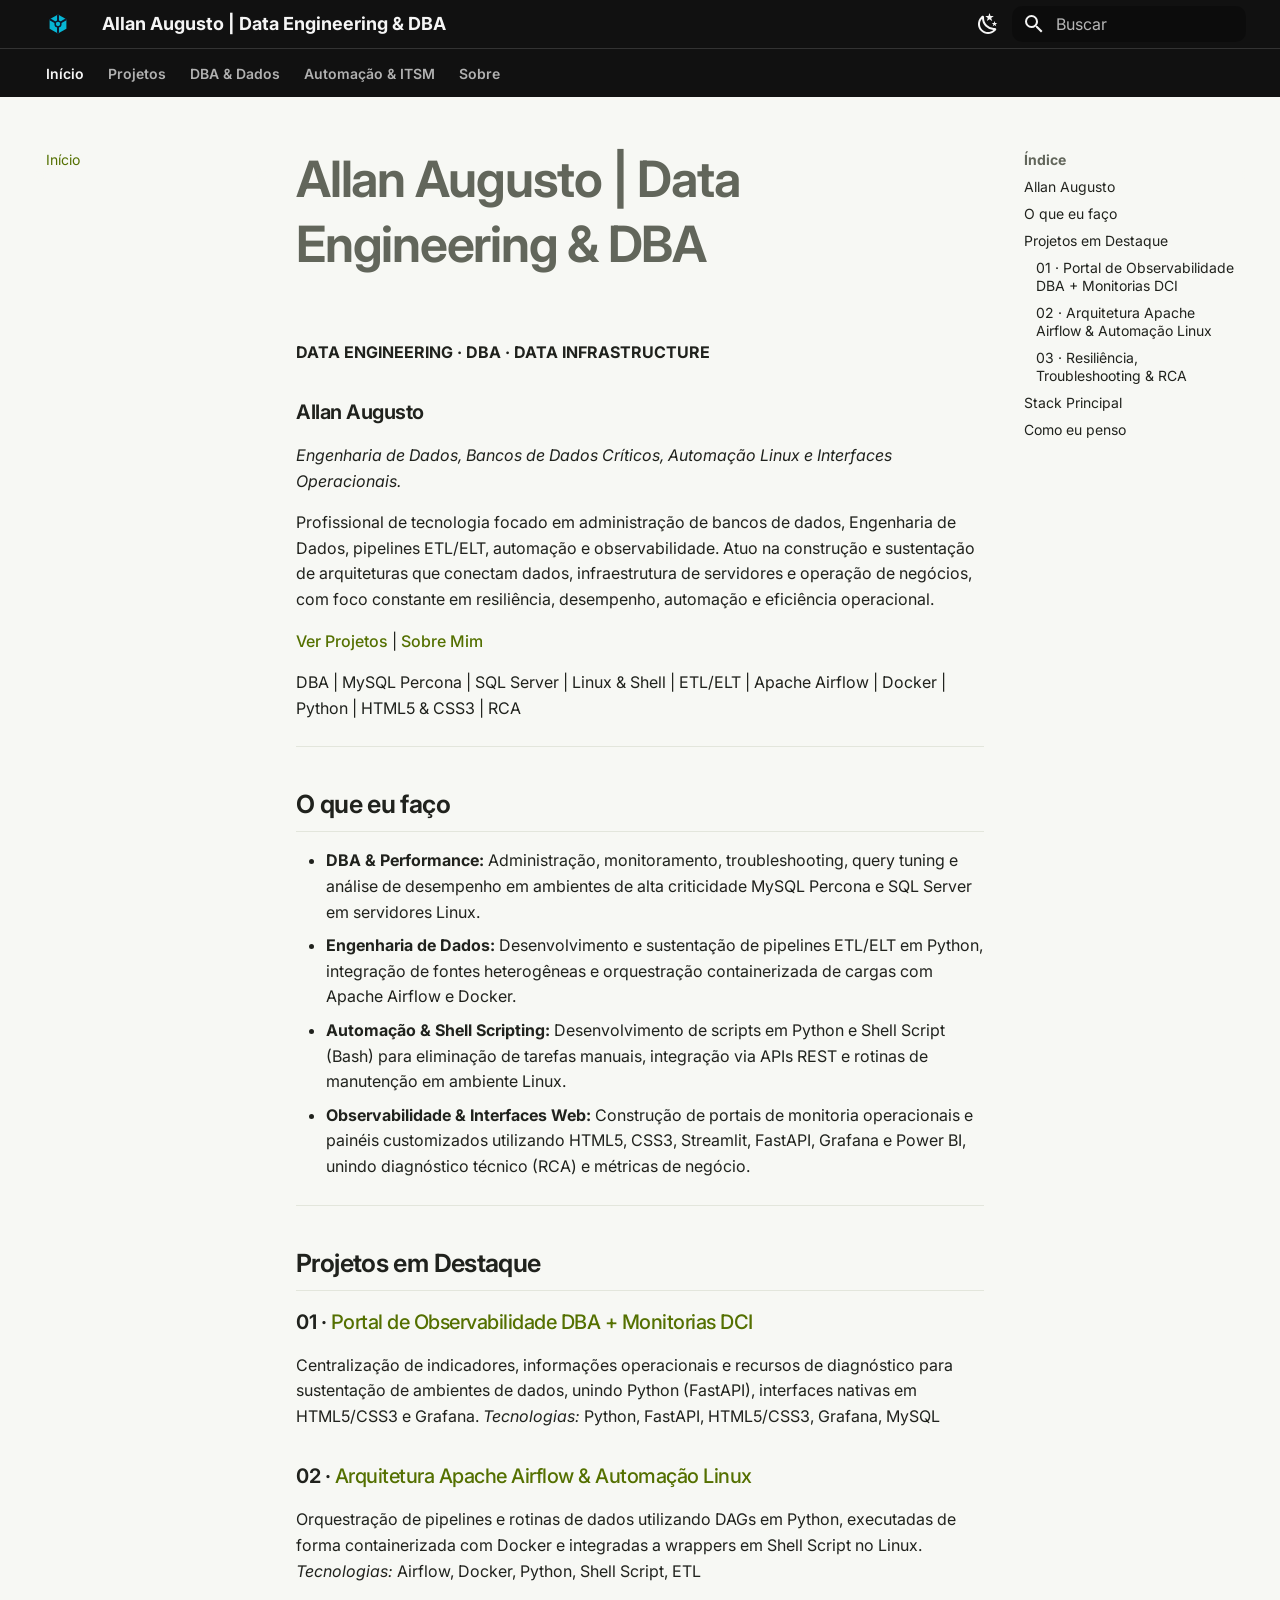
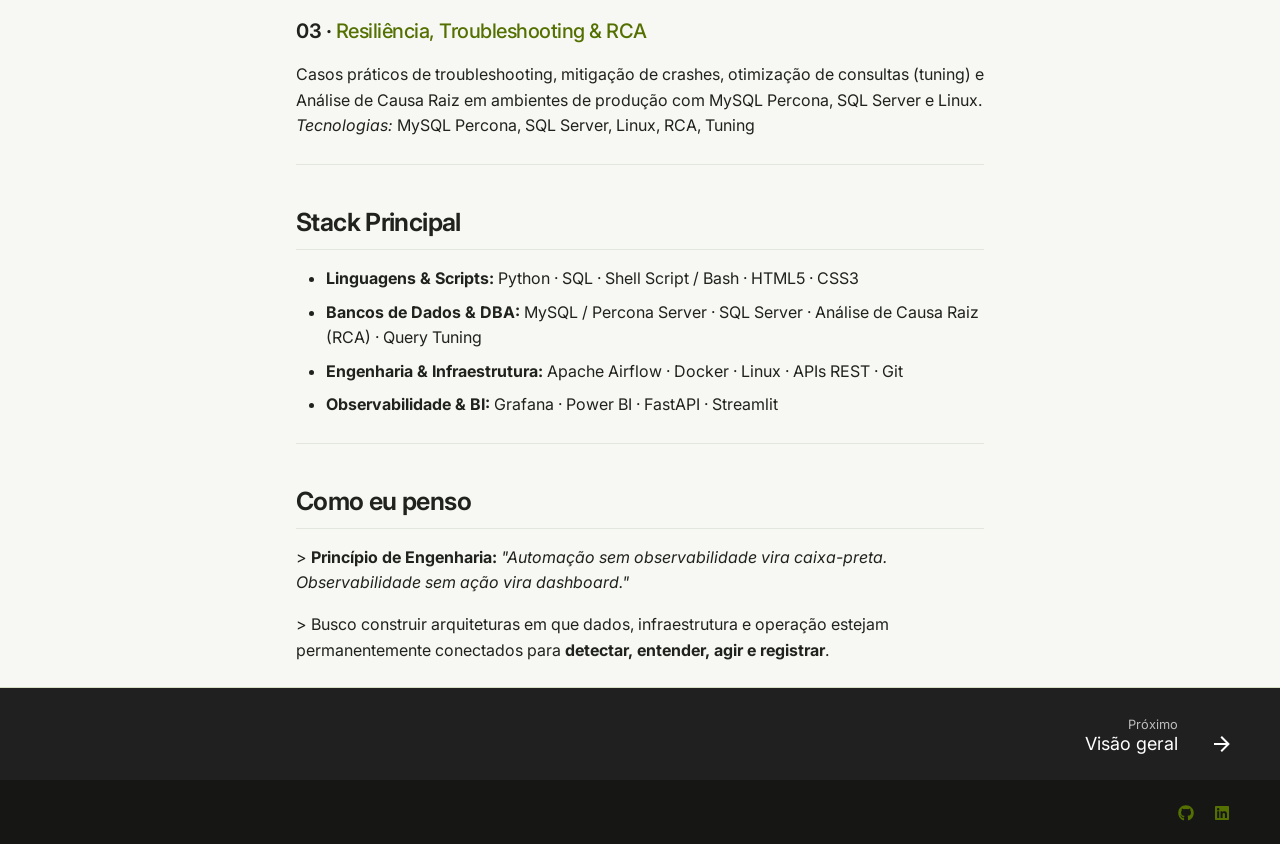
<file: index.html>
<!doctype html>
<html lang="pt" class="no-js">
  <head>
    
      <meta charset="utf-8">
      <meta name="viewport" content="width=device-width,initial-scale=1">
      
        <meta name="description" content="Portfólio técnico de Allan Augusto — Data Engineering, DBA, automação e observabilidade.">
      
      
        <meta name="author" content="Allan Augusto">
      
      
        <link rel="canonical" href="https://Allanao88.github.io/portfolio-docs/">
      
      
      
        <link rel="next" href="projetos/">
      
      
        
      
      
      <link rel="icon" href="assets/favicon.svg">
      <meta name="generator" content="mkdocs-1.6.1, mkdocs-material-9.8.0">
    
    
      
        <title>Allan Augusto | Data Engineering & DBA</title>
      
    
    
      <link rel="stylesheet" href="assets/stylesheets/main.57a0d79d.min.css">
      
        
        <link rel="stylesheet" href="assets/stylesheets/palette.fb2fffe2.min.css">
      
      


    
    
      
    
    
      
        
        
        <link rel="preconnect" href="https://fonts.gstatic.com" crossorigin>
        <link rel="stylesheet" href="https://fonts.googleapis.com/css?family=Inter:300,300i,400,400i,700,700i%7CJetBrains+Mono:400,400i,700,700i&display=fallback">
        <style>:root{--md-text-font:"Inter";--md-code-font:"JetBrains Mono"}</style>
      
    
    
      <link rel="stylesheet" href="stylesheets/extra.css">
    
    <script>__md_scope=new URL(".",location),__md_hash=e=>[...e].reduce(((e,_)=>(e<<5)-e+_.charCodeAt(0)),0),__md_get=(e,_=localStorage,t=__md_scope)=>JSON.parse(_.getItem(t.pathname+"."+e)),__md_set=(e,_,t=localStorage,a=__md_scope)=>{try{t.setItem(a.pathname+"."+e,JSON.stringify(_))}catch(e){}}</script>
    
      

    
    
  </head>
  
  
    
    
      
    
    
    
    
    <body dir="ltr" data-md-color-scheme="default" data-md-color-primary="custom" data-md-color-accent="custom">
  
    
    <input class="md-toggle" data-md-toggle="drawer" type="checkbox" id="__drawer" autocomplete="off">
    <input class="md-toggle" data-md-toggle="search" type="checkbox" id="__search" autocomplete="off">
    <label class="md-overlay" for="__drawer"></label>
    <div data-md-component="skip">
      
        
        <a href="#allan-augusto-data-engineering-dba" class="md-skip">
          Pular para conteúdo
        </a>
      
    </div>
    <div data-md-component="announce">
      
    </div>
    
    
      

<header class="md-header" data-md-component="header">
  <nav class="md-header__inner md-grid" aria-label="Cabeçalho">
    <a href="." title="Allan Augusto | Data Engineering &amp; DBA" class="md-header__button md-logo" aria-label="Allan Augusto | Data Engineering & DBA" data-md-component="logo">
      
  <img src="assets/logo.svg" alt="logo">

    </a>
    <label class="md-header__button md-icon" for="__drawer">
      
      <svg xmlns="http://www.w3.org/2000/svg" viewBox="0 0 24 24"><path d="M3 6h18v2H3zm0 5h18v2H3zm0 5h18v2H3z"/></svg>
    </label>
    <div class="md-header__title" data-md-component="header-title">
      <div class="md-header__ellipsis">
        <div class="md-header__topic">
          <span class="md-ellipsis">
            Allan Augusto | Data Engineering & DBA
          </span>
        </div>
        <div class="md-header__topic" data-md-component="header-topic">
          <span class="md-ellipsis">
            
              Início
            
          </span>
        </div>
      </div>
    </div>
    
      
        <form class="md-header__option" data-md-component="palette">
  
    
    
    
    <input class="md-option" data-md-color-media="(prefers-color-scheme: light)" data-md-color-scheme="default" data-md-color-primary="custom" data-md-color-accent="custom"  aria-label="Mudar para modo escuro"  type="radio" name="__palette" id="__palette_0">
    
      <label class="md-header__button md-icon" title="Mudar para modo escuro" for="__palette_1" hidden>
        <svg xmlns="http://www.w3.org/2000/svg" viewBox="0 0 24 24"><path d="m17.75 4.09-2.53 1.94.91 3.06-2.63-1.81-2.63 1.81.91-3.06-2.53-1.94L12.44 4l1.06-3 1.06 3zm3.5 6.91-1.64 1.25.59 1.98-1.7-1.17-1.7 1.17.59-1.98L15.75 11l2.06-.05L18.5 9l.69 1.95zm-2.28 4.95c.83-.08 1.72 1.1 1.19 1.85-.32.45-.66.87-1.08 1.27C15.17 23 8.84 23 4.94 19.07c-3.91-3.9-3.91-10.24 0-14.14.4-.4.82-.76 1.27-1.08.75-.53 1.93.36 1.85 1.19-.27 2.86.69 5.83 2.89 8.02a9.96 9.96 0 0 0 8.02 2.89m-1.64 2.02a12.08 12.08 0 0 1-7.8-3.47c-2.17-2.19-3.33-5-3.49-7.82-2.81 3.14-2.7 7.96.31 10.98 3.02 3.01 7.84 3.12 10.98.31"/></svg>
      </label>
    
  
    
    
    
    <input class="md-option" data-md-color-media="(prefers-color-scheme: dark)" data-md-color-scheme="slate" data-md-color-primary="custom" data-md-color-accent="custom"  aria-label="Mudar para modo claro"  type="radio" name="__palette" id="__palette_1">
    
      <label class="md-header__button md-icon" title="Mudar para modo claro" for="__palette_0" hidden>
        <svg xmlns="http://www.w3.org/2000/svg" viewBox="0 0 24 24"><path d="M12 7a5 5 0 0 1 5 5 5 5 0 0 1-5 5 5 5 0 0 1-5-5 5 5 0 0 1 5-5m0 2a3 3 0 0 0-3 3 3 3 0 0 0 3 3 3 3 0 0 0 3-3 3 3 0 0 0-3-3m0-7 2.39 3.42C13.65 5.15 12.84 5 12 5s-1.65.15-2.39.42zM3.34 7l4.16-.35A7.2 7.2 0 0 0 5.94 8.5c-.44.74-.69 1.5-.83 2.29zm.02 10 1.76-3.77a7.131 7.131 0 0 0 2.38 4.14zM20.65 7l-1.77 3.79a7.02 7.02 0 0 0-2.38-4.15zm-.01 10-4.14.36c.59-.51 1.12-1.14 1.54-1.86.42-.73.69-1.5.83-2.29zM12 22l-2.41-3.44c.74.27 1.55.44 2.41.44.82 0 1.63-.17 2.37-.44z"/></svg>
      </label>
    
  
</form>
      
    
    
      <script>var palette=__md_get("__palette");if(palette&&palette.color){if("(prefers-color-scheme)"===palette.color.media){var media=matchMedia("(prefers-color-scheme: light)"),input=document.querySelector(media.matches?"[data-md-color-media='(prefers-color-scheme: light)']":"[data-md-color-media='(prefers-color-scheme: dark)']");palette.color.media=input.getAttribute("data-md-color-media"),palette.color.scheme=input.getAttribute("data-md-color-scheme"),palette.color.primary=input.getAttribute("data-md-color-primary"),palette.color.accent=input.getAttribute("data-md-color-accent")}for(var[key,value]of Object.entries(palette.color))document.body.setAttribute("data-md-color-"+key,value)}</script>
    
    
    
      
      
        <label class="md-header__button md-icon" for="__search">
          
          <svg xmlns="http://www.w3.org/2000/svg" viewBox="0 0 24 24"><path d="M9.5 3A6.5 6.5 0 0 1 16 9.5c0 1.61-.59 3.09-1.56 4.23l.27.27h.79l5 5-1.5 1.5-5-5v-.79l-.27-.27A6.52 6.52 0 0 1 9.5 16 6.5 6.5 0 0 1 3 9.5 6.5 6.5 0 0 1 9.5 3m0 2C7 5 5 7 5 9.5S7 14 9.5 14 14 12 14 9.5 12 5 9.5 5"/></svg>
        </label>
        <div class="md-search" data-md-component="search" role="dialog">
  <label class="md-search__overlay" for="__search"></label>
  <div class="md-search__inner" role="search">
    <form class="md-search__form" name="search">
      <input type="text" class="md-search__input" name="query" aria-label="Buscar" placeholder="Buscar" autocapitalize="off" autocorrect="off" autocomplete="off" spellcheck="false" data-md-component="search-query" required>
      <label class="md-search__icon md-icon" for="__search">
        
        <svg xmlns="http://www.w3.org/2000/svg" viewBox="0 0 24 24"><path d="M9.5 3A6.5 6.5 0 0 1 16 9.5c0 1.61-.59 3.09-1.56 4.23l.27.27h.79l5 5-1.5 1.5-5-5v-.79l-.27-.27A6.52 6.52 0 0 1 9.5 16 6.5 6.5 0 0 1 3 9.5 6.5 6.5 0 0 1 9.5 3m0 2C7 5 5 7 5 9.5S7 14 9.5 14 14 12 14 9.5 12 5 9.5 5"/></svg>
        
        <svg xmlns="http://www.w3.org/2000/svg" viewBox="0 0 24 24"><path d="M20 11v2H8l5.5 5.5-1.42 1.42L4.16 12l7.92-7.92L13.5 5.5 8 11z"/></svg>
      </label>
      <nav class="md-search__options" aria-label="Pesquisar">
        
          <a href="javascript:void(0)" class="md-search__icon md-icon" title="Compartilhar" aria-label="Compartilhar" data-clipboard data-clipboard-text="" data-md-component="search-share" tabindex="-1">
            
            <svg xmlns="http://www.w3.org/2000/svg" viewBox="0 0 24 24"><path d="M18 16.08c-.76 0-1.44.3-1.96.77L8.91 12.7c.05-.23.09-.46.09-.7s-.04-.47-.09-.7l7.05-4.11c.54.5 1.25.81 2.04.81a3 3 0 0 0 3-3 3 3 0 0 0-3-3 3 3 0 0 0-3 3c0 .24.04.47.09.7L8.04 9.81C7.5 9.31 6.79 9 6 9a3 3 0 0 0-3 3 3 3 0 0 0 3 3c.79 0 1.5-.31 2.04-.81l7.12 4.15c-.05.21-.08.43-.08.66 0 1.61 1.31 2.91 2.92 2.91s2.92-1.3 2.92-2.91A2.92 2.92 0 0 0 18 16.08"/></svg>
          </a>
        
        <button type="reset" class="md-search__icon md-icon" title="Limpar" aria-label="Limpar" tabindex="-1">
          
          <svg xmlns="http://www.w3.org/2000/svg" viewBox="0 0 24 24"><path d="M19 6.41 17.59 5 12 10.59 6.41 5 5 6.41 10.59 12 5 17.59 6.41 19 12 13.41 17.59 19 19 17.59 13.41 12z"/></svg>
        </button>
      </nav>
      
        <div class="md-search__suggest" data-md-component="search-suggest"></div>
      
    </form>
    <div class="md-search__output">
      <div class="md-search__scrollwrap" tabindex="0" data-md-scrollfix>
        <div class="md-search-result" data-md-component="search-result">
          <div class="md-search-result__meta">
            Inicializando busca
          </div>
          <ol class="md-search-result__list" role="presentation"></ol>
        </div>
      </div>
    </div>
  </div>
</div>
      
    
    
  </nav>
  
</header>
    
    <div class="md-container" data-md-component="container">
      
      
        
          
            
<nav class="md-tabs" aria-label="Abas" data-md-component="tabs">
  <div class="md-grid">
    <ul class="md-tabs__list">
      
        
  
  
  
    
  
  
    <li class="md-tabs__item md-tabs__item--active">
      <a href="." class="md-tabs__link">
        
  
  
    
  
  Início

      </a>
    </li>
  

      
        
  
  
  
  
    
    
      <li class="md-tabs__item">
        <a href="projetos/" class="md-tabs__link">
          
  
  
  Projetos

        </a>
      </li>
    
  

      
        
  
  
  
  
    
    
      <li class="md-tabs__item">
        <a href="dba/resiliencia-rca/" class="md-tabs__link">
          
  
  
  DBA & Dados

        </a>
      </li>
    
  

      
        
  
  
  
  
    
    
      <li class="md-tabs__item">
        <a href="crm/bitrix24/" class="md-tabs__link">
          
  
  
  Automação & ITSM

        </a>
      </li>
    
  

      
        
  
  
  
  
    
    
      <li class="md-tabs__item">
        <a href="sobre/" class="md-tabs__link">
          
  
  
  Sobre

        </a>
      </li>
    
  

      
    </ul>
  </div>
</nav>
          
        
      
      <main class="md-main" data-md-component="main">
        <div class="md-main__inner md-grid">
          
            
              
              <div class="md-sidebar md-sidebar--primary" data-md-component="sidebar" data-md-type="navigation" >
                <div class="md-sidebar__scrollwrap">
                  <div class="md-sidebar__inner">
                    


  


<nav class="md-nav md-nav--primary md-nav--lifted" aria-label="Navegação" data-md-level="0">
  <label class="md-nav__title" for="__drawer">
    <a href="." title="Allan Augusto | Data Engineering &amp; DBA" class="md-nav__button md-logo" aria-label="Allan Augusto | Data Engineering & DBA" data-md-component="logo">
      
  <img src="assets/logo.svg" alt="logo">

    </a>
    Allan Augusto | Data Engineering & DBA
  </label>
  
  <ul class="md-nav__list" data-md-scrollfix>
    
      
      
  
  
    
  
  
  
    <li class="md-nav__item md-nav__item--active">
      
      <input class="md-nav__toggle md-toggle" type="checkbox" id="__toc">
      
      
        
      
      
        <label class="md-nav__link md-nav__link--active" for="__toc">
          
  
  
  <span class="md-ellipsis">
    
  
    Início
  

    
  </span>
  
  

          <span class="md-nav__icon md-icon"></span>
        </label>
      
      <a href="." class="md-nav__link md-nav__link--active">
        
  
  
  <span class="md-ellipsis">
    
  
    Início
  

    
  </span>
  
  

      </a>
      
        

<nav class="md-nav md-nav--secondary" aria-label="Índice">
  
  
  
    
  
  
    <label class="md-nav__title" for="__toc">
      <span class="md-nav__icon md-icon"></span>
      Índice
    </label>
    <ul class="md-nav__list" data-md-component="toc" data-md-scrollfix>
      
        <li class="md-nav__item">
  <a href="#allan-augusto" class="md-nav__link">
    <span class="md-ellipsis">
      
        Allan Augusto
      
    </span>
  </a>
  
</li>
      
        <li class="md-nav__item">
  <a href="#o-que-eu-faco" class="md-nav__link">
    <span class="md-ellipsis">
      
        O que eu faço
      
    </span>
  </a>
  
</li>
      
        <li class="md-nav__item">
  <a href="#projetos-em-destaque" class="md-nav__link">
    <span class="md-ellipsis">
      
        Projetos em Destaque
      
    </span>
  </a>
  
    <nav class="md-nav" aria-label="Projetos em Destaque">
      <ul class="md-nav__list">
        
          <li class="md-nav__item">
  <a href="#01-portal-de-observabilidade-dba-monitorias-dci" class="md-nav__link">
    <span class="md-ellipsis">
      
        01 · Portal de Observabilidade DBA + Monitorias DCI
      
    </span>
  </a>
  
</li>
        
          <li class="md-nav__item">
  <a href="#02-arquitetura-apache-airflow-automacao-linux" class="md-nav__link">
    <span class="md-ellipsis">
      
        02 · Arquitetura Apache Airflow &amp; Automação Linux
      
    </span>
  </a>
  
</li>
        
          <li class="md-nav__item">
  <a href="#03-resiliencia-troubleshooting-rca" class="md-nav__link">
    <span class="md-ellipsis">
      
        03 · Resiliência, Troubleshooting &amp; RCA
      
    </span>
  </a>
  
</li>
        
      </ul>
    </nav>
  
</li>
      
        <li class="md-nav__item">
  <a href="#stack-principal" class="md-nav__link">
    <span class="md-ellipsis">
      
        Stack Principal
      
    </span>
  </a>
  
</li>
      
        <li class="md-nav__item">
  <a href="#como-eu-penso" class="md-nav__link">
    <span class="md-ellipsis">
      
        Como eu penso
      
    </span>
  </a>
  
</li>
      
    </ul>
  
</nav>
      
    </li>
  

    
      
      
  
  
  
  
    
    
    
    
      
      
        
      
    
    
    <li class="md-nav__item md-nav__item--nested">
      
        
        
        <input class="md-nav__toggle md-toggle " type="checkbox" id="__nav_2" >
        
          
          <label class="md-nav__link" for="__nav_2" id="__nav_2_label" tabindex="0">
            
  
  
  <span class="md-ellipsis">
    
  
    Projetos
  

    
  </span>
  
  

            <span class="md-nav__icon md-icon"></span>
          </label>
        
        <nav class="md-nav" data-md-level="1" aria-labelledby="__nav_2_label" aria-expanded="false">
          <label class="md-nav__title" for="__nav_2">
            <span class="md-nav__icon md-icon"></span>
            
  
    Projetos
  

          </label>
          <ul class="md-nav__list" data-md-scrollfix>
            
              
                
  
  
  
  
    <li class="md-nav__item">
      <a href="projetos/" class="md-nav__link">
        
  
  
  <span class="md-ellipsis">
    
  
    Visão geral
  

    
  </span>
  
  

      </a>
    </li>
  

              
            
              
                
  
  
  
  
    <li class="md-nav__item">
      <a href="projetos/portal-monitorizacao/" class="md-nav__link">
        
  
  
  <span class="md-ellipsis">
    
  
    Portal de Observabilidade DBA + IA
  

    
  </span>
  
  

      </a>
    </li>
  

              
            
              
                
  
  
  
  
    <li class="md-nav__item">
      <a href="projetos/airflow-observabilidade/" class="md-nav__link">
        
  
  
  <span class="md-ellipsis">
    
  
    Arquitetura Apache Airflow
  

    
  </span>
  
  

      </a>
    </li>
  

              
            
              
                
  
  
  
  
    <li class="md-nav__item">
      <a href="projetos/aks-tech-site/" class="md-nav__link">
        
  
  
  <span class="md-ellipsis">
    
  
    Site Institucional AKS - Tech
  

    
  </span>
  
  

      </a>
    </li>
  

              
            
              
                
  
  
  
  
    <li class="md-nav__item">
      <a href="projetos/crm-lead-flow/" class="md-nav__link">
        
  
  
  <span class="md-ellipsis">
    
  
    CRM Lead Flow
  

    
  </span>
  
  

      </a>
    </li>
  

              
            
          </ul>
        </nav>
      
    </li>
  

    
      
      
  
  
  
  
    
    
    
    
      
      
        
      
    
    
    <li class="md-nav__item md-nav__item--nested">
      
        
        
        <input class="md-nav__toggle md-toggle " type="checkbox" id="__nav_3" >
        
          
          <label class="md-nav__link" for="__nav_3" id="__nav_3_label" tabindex="0">
            
  
  
  <span class="md-ellipsis">
    
  
    DBA & Dados
  

    
  </span>
  
  

            <span class="md-nav__icon md-icon"></span>
          </label>
        
        <nav class="md-nav" data-md-level="1" aria-labelledby="__nav_3_label" aria-expanded="false">
          <label class="md-nav__title" for="__nav_3">
            <span class="md-nav__icon md-icon"></span>
            
  
    DBA & Dados
  

          </label>
          <ul class="md-nav__list" data-md-scrollfix>
            
              
                
  
  
  
  
    <li class="md-nav__item">
      <a href="dba/resiliencia-rca/" class="md-nav__link">
        
  
  
  <span class="md-ellipsis">
    
  
    Resiliência e RCA
  

    
  </span>
  
  

      </a>
    </li>
  

              
            
              
                
  
  
  
  
    <li class="md-nav__item">
      <a href="dba/scripts/" class="md-nav__link">
        
  
  
  <span class="md-ellipsis">
    
  
    Scripts e Automações
  

    
  </span>
  
  

      </a>
    </li>
  

              
            
          </ul>
        </nav>
      
    </li>
  

    
      
      
  
  
  
  
    
    
    
    
      
      
        
      
    
    
    <li class="md-nav__item md-nav__item--nested">
      
        
        
        <input class="md-nav__toggle md-toggle " type="checkbox" id="__nav_4" >
        
          
          <label class="md-nav__link" for="__nav_4" id="__nav_4_label" tabindex="0">
            
  
  
  <span class="md-ellipsis">
    
  
    Automação & ITSM
  

    
  </span>
  
  

            <span class="md-nav__icon md-icon"></span>
          </label>
        
        <nav class="md-nav" data-md-level="1" aria-labelledby="__nav_4_label" aria-expanded="false">
          <label class="md-nav__title" for="__nav_4">
            <span class="md-nav__icon md-icon"></span>
            
  
    Automação & ITSM
  

          </label>
          <ul class="md-nav__list" data-md-scrollfix>
            
              
                
  
  
  
  
    <li class="md-nav__item">
      <a href="crm/bitrix24/" class="md-nav__link">
        
  
  
  <span class="md-ellipsis">
    
  
    Bitrix24
  

    
  </span>
  
  

      </a>
    </li>
  

              
            
              
                
  
  
  
  
    <li class="md-nav__item">
      <a href="crm/glpi/" class="md-nav__link">
        
  
  
  <span class="md-ellipsis">
    
  
    GLPI
  

    
  </span>
  
  

      </a>
    </li>
  

              
            
          </ul>
        </nav>
      
    </li>
  

    
      
      
  
  
  
  
    
    
    
    
      
      
        
      
    
    
    <li class="md-nav__item md-nav__item--nested">
      
        
        
        <input class="md-nav__toggle md-toggle " type="checkbox" id="__nav_5" >
        
          
          <label class="md-nav__link" for="__nav_5" id="__nav_5_label" tabindex="0">
            
  
  
  <span class="md-ellipsis">
    
  
    Sobre
  

    
  </span>
  
  

            <span class="md-nav__icon md-icon"></span>
          </label>
        
        <nav class="md-nav" data-md-level="1" aria-labelledby="__nav_5_label" aria-expanded="false">
          <label class="md-nav__title" for="__nav_5">
            <span class="md-nav__icon md-icon"></span>
            
  
    Sobre
  

          </label>
          <ul class="md-nav__list" data-md-scrollfix>
            
              
                
  
  
  
  
    <li class="md-nav__item">
      <a href="sobre/" class="md-nav__link">
        
  
  
  <span class="md-ellipsis">
    
  
    Perfil profissional
  

    
  </span>
  
  

      </a>
    </li>
  

              
            
              
                
  
  
  
  
    <li class="md-nav__item">
      <a href="stack/" class="md-nav__link">
        
  
  
  <span class="md-ellipsis">
    
  
    Stack tecnológica
  

    
  </span>
  
  

      </a>
    </li>
  

              
            
          </ul>
        </nav>
      
    </li>
  

    
  </ul>
</nav>
                  </div>
                </div>
              </div>
            
            
              
              <div class="md-sidebar md-sidebar--secondary" data-md-component="sidebar" data-md-type="toc" >
                <div class="md-sidebar__scrollwrap">
                  <div class="md-sidebar__inner">
                    

<nav class="md-nav md-nav--secondary" aria-label="Índice">
  
  
  
    
  
  
    <label class="md-nav__title" for="__toc">
      <span class="md-nav__icon md-icon"></span>
      Índice
    </label>
    <ul class="md-nav__list" data-md-component="toc" data-md-scrollfix>
      
        <li class="md-nav__item">
  <a href="#allan-augusto" class="md-nav__link">
    <span class="md-ellipsis">
      
        Allan Augusto
      
    </span>
  </a>
  
</li>
      
        <li class="md-nav__item">
  <a href="#o-que-eu-faco" class="md-nav__link">
    <span class="md-ellipsis">
      
        O que eu faço
      
    </span>
  </a>
  
</li>
      
        <li class="md-nav__item">
  <a href="#projetos-em-destaque" class="md-nav__link">
    <span class="md-ellipsis">
      
        Projetos em Destaque
      
    </span>
  </a>
  
    <nav class="md-nav" aria-label="Projetos em Destaque">
      <ul class="md-nav__list">
        
          <li class="md-nav__item">
  <a href="#01-portal-de-observabilidade-dba-monitorias-dci" class="md-nav__link">
    <span class="md-ellipsis">
      
        01 · Portal de Observabilidade DBA + Monitorias DCI
      
    </span>
  </a>
  
</li>
        
          <li class="md-nav__item">
  <a href="#02-arquitetura-apache-airflow-automacao-linux" class="md-nav__link">
    <span class="md-ellipsis">
      
        02 · Arquitetura Apache Airflow &amp; Automação Linux
      
    </span>
  </a>
  
</li>
        
          <li class="md-nav__item">
  <a href="#03-resiliencia-troubleshooting-rca" class="md-nav__link">
    <span class="md-ellipsis">
      
        03 · Resiliência, Troubleshooting &amp; RCA
      
    </span>
  </a>
  
</li>
        
      </ul>
    </nav>
  
</li>
      
        <li class="md-nav__item">
  <a href="#stack-principal" class="md-nav__link">
    <span class="md-ellipsis">
      
        Stack Principal
      
    </span>
  </a>
  
</li>
      
        <li class="md-nav__item">
  <a href="#como-eu-penso" class="md-nav__link">
    <span class="md-ellipsis">
      
        Como eu penso
      
    </span>
  </a>
  
</li>
      
    </ul>
  
</nav>
                  </div>
                </div>
              </div>
            
          
          
            <div class="md-content" data-md-component="content">
              
              <article class="md-content__inner md-typeset">
                
                  



<h1 id="allan-augusto-data-engineering-dba">Allan Augusto | Data Engineering &amp; DBA</h1>
<p><strong>DATA ENGINEERING · DBA · DATA INFRASTRUCTURE</strong></p>
<h3 id="allan-augusto">Allan Augusto</h3>
<p><em>Engenharia de Dados, Bancos de Dados Críticos, Automação Linux e Interfaces Operacionais.</em></p>
<p>Profissional de tecnologia focado em administração de bancos de dados, Engenharia de Dados, pipelines ETL/ELT, automação e observabilidade. Atuo na construção e sustentação de arquiteturas que conectam dados, infraestrutura de servidores e operação de negócios, com foco constante em resiliência, desempenho, automação e eficiência operacional.</p>
<p><a href="projetos/">Ver Projetos</a> | <a href="sobre/">Sobre Mim</a></p>
<p>DBA | MySQL Percona | SQL Server | Linux &amp; Shell | ETL/ELT | Apache Airflow | Docker | Python | HTML5 &amp; CSS3 | RCA</p>
<hr />
<h2 id="o-que-eu-faco">O que eu faço</h2>
<ul>
<li><strong>DBA &amp; Performance:</strong> Administração, monitoramento, troubleshooting, query tuning e análise de desempenho em ambientes de alta criticidade MySQL Percona e SQL Server em servidores Linux.</li>
<li><strong>Engenharia de Dados:</strong> Desenvolvimento e sustentação de pipelines ETL/ELT em Python, integração de fontes heterogêneas e orquestração containerizada de cargas com Apache Airflow e Docker.</li>
<li><strong>Automação &amp; Shell Scripting:</strong> Desenvolvimento de scripts em Python e Shell Script (Bash) para eliminação de tarefas manuais, integração via APIs REST e rotinas de manutenção em ambiente Linux.</li>
<li><strong>Observabilidade &amp; Interfaces Web:</strong> Construção de portais de monitoria operacionais e painéis customizados utilizando HTML5, CSS3, Streamlit, FastAPI, Grafana e Power BI, unindo diagnóstico técnico (RCA) e métricas de negócio.</li>
</ul>
<hr />
<h2 id="projetos-em-destaque">Projetos em Destaque</h2>
<h3 id="01-portal-de-observabilidade-dba-monitorias-dci">01 · <a href="projetos/portal-monitorizacao/">Portal de Observabilidade DBA + Monitorias DCI</a></h3>
<p>Centralização de indicadores, informações operacionais e recursos de diagnóstico para sustentação de ambientes de dados, unindo Python (FastAPI), interfaces nativas em HTML5/CSS3 e Grafana. <em>Tecnologias:</em> Python, FastAPI, HTML5/CSS3, Grafana, MySQL</p>
<h3 id="02-arquitetura-apache-airflow-automacao-linux">02 · <a href="projetos/airflow-observabilidade/">Arquitetura Apache Airflow &amp; Automação Linux</a></h3>
<p>Orquestração de pipelines e rotinas de dados utilizando DAGs em Python, executadas de forma containerizada com Docker e integradas a wrappers em Shell Script no Linux. <em>Tecnologias:</em> Airflow, Docker, Python, Shell Script, ETL</p>
<h3 id="03-resiliencia-troubleshooting-rca">03 · <a href="dba/resiliencia-rca/">Resiliência, Troubleshooting &amp; RCA</a></h3>
<p>Casos práticos de troubleshooting, mitigação de crashes, otimização de consultas (tuning) e Análise de Causa Raiz em ambientes de produção com MySQL Percona, SQL Server e Linux. <em>Tecnologias:</em> MySQL Percona, SQL Server, Linux, RCA, Tuning</p>
<hr />
<h2 id="stack-principal">Stack Principal</h2>
<ul>
<li><strong>Linguagens &amp; Scripts:</strong> Python · SQL · Shell Script / Bash · HTML5 · CSS3</li>
<li><strong>Bancos de Dados &amp; DBA:</strong> MySQL / Percona Server · SQL Server · Análise de Causa Raiz (RCA) · Query Tuning</li>
<li><strong>Engenharia &amp; Infraestrutura:</strong> Apache Airflow · Docker · Linux · APIs REST · Git</li>
<li><strong>Observabilidade &amp; BI:</strong> Grafana · Power BI · FastAPI · Streamlit</li>
</ul>
<hr />
<h2 id="como-eu-penso">Como eu penso</h2>
<p>&gt; <strong>Princípio de Engenharia:</strong> <em>"Automação sem observabilidade vira caixa-preta. Observabilidade sem ação vira dashboard."</em></p>
<p>&gt; Busco construir arquiteturas em que dados, infraestrutura e operação estejam permanentemente conectados para <strong>detectar, entender, agir e registrar</strong>.</p>












                
              </article>
            </div>
          
          
  <script>var tabs=__md_get("__tabs");if(Array.isArray(tabs))e:for(var set of document.querySelectorAll(".tabbed-set")){var labels=set.querySelector(".tabbed-labels");for(var tab of tabs)for(var label of labels.getElementsByTagName("label"))if(label.innerText.trim()===tab){var input=document.getElementById(label.htmlFor);input.checked=!0;continue e}}</script>

<script>var target=document.getElementById(location.hash.slice(1));target&&target.name&&(target.checked=target.name.startsWith("__tabbed_"))</script>
        </div>
        
          <button type="button" class="md-top md-icon" data-md-component="top" hidden>
  
  <svg xmlns="http://www.w3.org/2000/svg" viewBox="0 0 24 24"><path d="M13 20h-2V8l-5.5 5.5-1.42-1.42L12 4.16l7.92 7.92-1.42 1.42L13 8z"/></svg>
  Voltar para o topo
</button>
        
      </main>
      
        <footer class="md-footer">
  
    
      
      <nav class="md-footer__inner md-grid" aria-label="Rodapé" >
        
        
          
          <a href="projetos/" class="md-footer__link md-footer__link--next" aria-label="Próximo: Visão geral">
            <div class="md-footer__title">
              <span class="md-footer__direction">
                Próximo
              </span>
              <div class="md-ellipsis">
                Visão geral
              </div>
            </div>
            <div class="md-footer__button md-icon">
              
              <svg xmlns="http://www.w3.org/2000/svg" viewBox="0 0 24 24"><path d="M4 11v2h12l-5.5 5.5 1.42 1.42L19.84 12l-7.92-7.92L10.5 5.5 16 11z"/></svg>
            </div>
          </a>
        
      </nav>
    
  
  <div class="md-footer-meta md-typeset">
    <div class="md-footer-meta__inner md-grid">
      <div class="md-copyright">
  
  
</div>
      
        
<div class="md-social">
  
    
    
    
    
    <a href="https://github.com/Allanao88" target="_blank" rel="noopener" title="Allan no GitHub" class="md-social__link">
      <svg xmlns="http://www.w3.org/2000/svg" viewBox="0 0 512 512"><!--! Font Awesome Free 7.1.0 by @fontawesome - https://fontawesome.com License - https://fontawesome.com/license/free (Icons: CC BY 4.0, Fonts: SIL OFL 1.1, Code: MIT License) Copyright 2025 Fonticons, Inc.--><path d="M173.9 397.4c0 2-2.3 3.6-5.2 3.6-3.3.3-5.6-1.3-5.6-3.6 0-2 2.3-3.6 5.2-3.6 3-.3 5.6 1.3 5.6 3.6m-31.1-4.5c-.7 2 1.3 4.3 4.3 4.9 2.6 1 5.6 0 6.2-2s-1.3-4.3-4.3-5.2c-2.6-.7-5.5.3-6.2 2.3m44.2-1.7c-2.9.7-4.9 2.6-4.6 4.9.3 2 2.9 3.3 5.9 2.6 2.9-.7 4.9-2.6 4.6-4.6-.3-1.9-3-3.2-5.9-2.9M252.8 8C114.1 8 8 113.3 8 252c0 110.9 69.8 205.8 169.5 239.2 12.8 2.3 17.3-5.6 17.3-12.1 0-6.2-.3-40.4-.3-61.4 0 0-70 15-84.7-29.8 0 0-11.4-29.1-27.8-36.6 0 0-22.9-15.7 1.6-15.4 0 0 24.9 2 38.6 25.8 21.9 38.6 58.6 27.5 72.9 20.9 2.3-16 8.8-27.1 16-33.7-55.9-6.2-112.3-14.3-112.3-110.5 0-27.5 7.6-41.3 23.6-58.9-2.6-6.5-11.1-33.3 2.6-67.9 20.9-6.5 69 27 69 27 20-5.6 41.5-8.5 62.8-8.5s42.8 2.9 62.8 8.5c0 0 48.1-33.6 69-27 13.7 34.7 5.2 61.4 2.6 67.9 16 17.7 25.8 31.5 25.8 58.9 0 96.5-58.9 104.2-114.8 110.5 9.2 7.9 17 22.9 17 46.4 0 33.7-.3 75.4-.3 83.6 0 6.5 4.6 14.4 17.3 12.1C436.2 457.8 504 362.9 504 252 504 113.3 391.5 8 252.8 8M105.2 352.9c-1.3 1-1 3.3.7 5.2 1.6 1.6 3.9 2.3 5.2 1 1.3-1 1-3.3-.7-5.2-1.6-1.6-3.9-2.3-5.2-1m-10.8-8.1c-.7 1.3.3 2.9 2.3 3.9 1.6 1 3.6.7 4.3-.7.7-1.3-.3-2.9-2.3-3.9-2-.6-3.6-.3-4.3.7m32.4 35.6c-1.6 1.3-1 4.3 1.3 6.2 2.3 2.3 5.2 2.6 6.5 1 1.3-1.3.7-4.3-1.3-6.2-2.2-2.3-5.2-2.6-6.5-1m-11.4-14.7c-1.6 1-1.6 3.6 0 5.9s4.3 3.3 5.6 2.3c1.6-1.3 1.6-3.9 0-6.2-1.4-2.3-4-3.3-5.6-2"/></svg>
    </a>
  
    
    
    
    
    <a href="https://www.linkedin.com/in/allan-augusto-carvalho-de-oliveira-102b985b" target="_blank" rel="noopener" title="Allan no LinkedIn" class="md-social__link">
      <svg xmlns="http://www.w3.org/2000/svg" viewBox="0 0 448 512"><!--! Font Awesome Free 7.1.0 by @fontawesome - https://fontawesome.com License - https://fontawesome.com/license/free (Icons: CC BY 4.0, Fonts: SIL OFL 1.1, Code: MIT License) Copyright 2025 Fonticons, Inc.--><path d="M416 32H31.9C14.3 32 0 46.5 0 64.3v383.4C0 465.5 14.3 480 31.9 480H416c17.6 0 32-14.5 32-32.3V64.3c0-17.8-14.4-32.3-32-32.3M135.4 416H69V202.2h66.5V416zM102.2 96a38.5 38.5 0 1 1 0 77 38.5 38.5 0 1 1 0-77m282.1 320h-66.4V312c0-24.8-.5-56.7-34.5-56.7-34.6 0-39.9 27-39.9 54.9V416h-66.4V202.2h63.7v29.2h.9c8.9-16.8 30.6-34.5 62.9-34.5 67.2 0 79.7 44.3 79.7 101.9z"/></svg>
    </a>
  
</div>
      
    </div>
  </div>
</footer>
      
    </div>
    <div class="md-dialog" data-md-component="dialog">
      <div class="md-dialog__inner md-typeset"></div>
    </div>
    
      <div class="md-progress" data-md-component="progress" role="progressbar"></div>
    
    
    
      
      
      <script id="__config" type="application/json">{"annotate": null, "base": ".", "features": ["navigation.instant", "navigation.instant.progress", "navigation.tabs", "navigation.sections", "navigation.top", "navigation.tracking", "navigation.footer", "toc.follow", "search.suggest", "search.highlight", "search.share", "content.code.copy", "content.code.annotate", "content.tabs.link"], "search": "assets/javascripts/workers/search.a7633da7.min.js", "tags": null, "translations": {"clipboard.copied": "Copiado para \u00e1rea de transfer\u00eancia", "clipboard.copy": "Copiar para \u00e1rea de transfer\u00eancia", "search.result.more.one": "mais 1 nesta p\u00e1gina", "search.result.more.other": "# mais nesta p\u00e1gina", "search.result.none": "Nenhum documento encontrado", "search.result.one": "1 documento encontrado", "search.result.other": "# documentos encontrados", "search.result.placeholder": "Digite para iniciar a busca", "search.result.term.missing": "Ausente", "select.version": "Selecione a vers\u00e3o"}, "version": null}</script>
    
    
      <script src="assets/javascripts/bundle.c21346df.min.js"></script>
      
    
  </body>
</html>
</file>
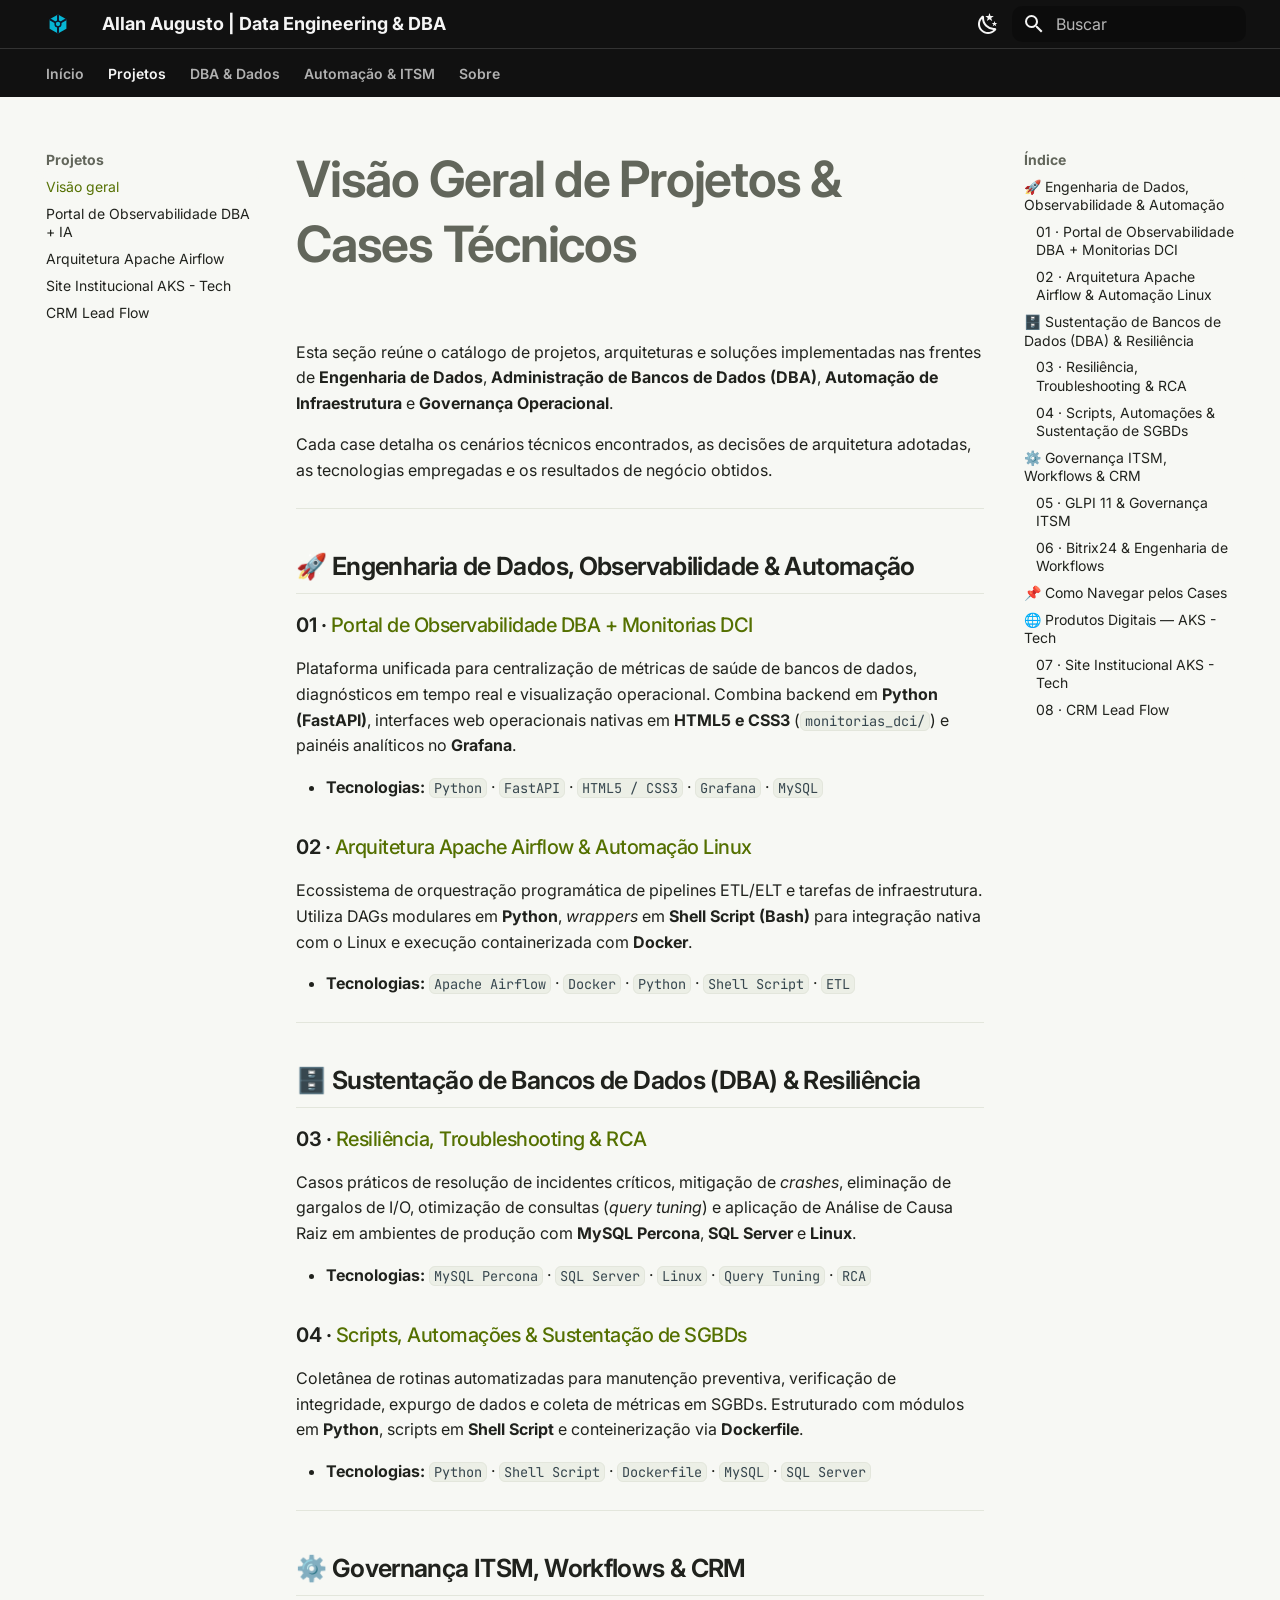
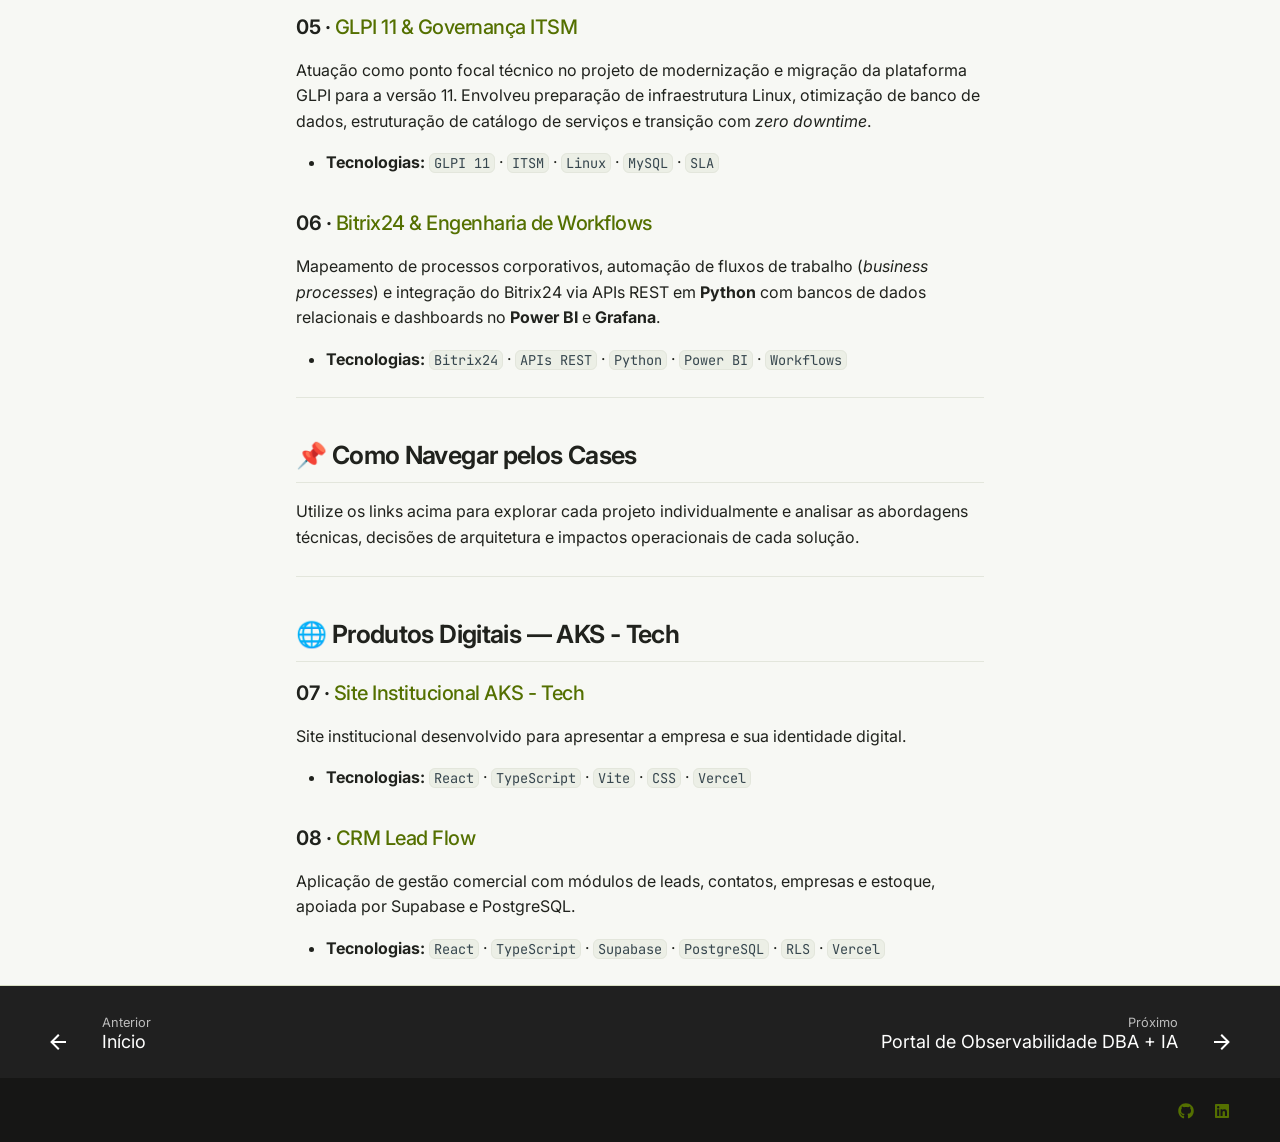
<file: projetos/index.html>
<!doctype html>
<html lang="pt" class="no-js">
  <head>
    
      <meta charset="utf-8">
      <meta name="viewport" content="width=device-width,initial-scale=1">
      
        <meta name="description" content="Portfólio técnico de Allan Augusto — Data Engineering, DBA, automação e observabilidade.">
      
      
        <meta name="author" content="Allan Augusto">
      
      
        <link rel="canonical" href="https://Allanao88.github.io/portfolio-docs/projetos/">
      
      
        <link rel="prev" href="..">
      
      
        <link rel="next" href="portal-monitorizacao/">
      
      
        
      
      
      <link rel="icon" href="../assets/favicon.svg">
      <meta name="generator" content="mkdocs-1.6.1, mkdocs-material-9.8.0">
    
    
      
        <title>Visão geral - Allan Augusto | Data Engineering & DBA</title>
      
    
    
      <link rel="stylesheet" href="../assets/stylesheets/main.57a0d79d.min.css">
      
        
        <link rel="stylesheet" href="../assets/stylesheets/palette.fb2fffe2.min.css">
      
      


    
    
      
    
    
      
        
        
        <link rel="preconnect" href="https://fonts.gstatic.com" crossorigin>
        <link rel="stylesheet" href="https://fonts.googleapis.com/css?family=Inter:300,300i,400,400i,700,700i%7CJetBrains+Mono:400,400i,700,700i&display=fallback">
        <style>:root{--md-text-font:"Inter";--md-code-font:"JetBrains Mono"}</style>
      
    
    
      <link rel="stylesheet" href="../stylesheets/extra.css">
    
    <script>__md_scope=new URL("..",location),__md_hash=e=>[...e].reduce(((e,_)=>(e<<5)-e+_.charCodeAt(0)),0),__md_get=(e,_=localStorage,t=__md_scope)=>JSON.parse(_.getItem(t.pathname+"."+e)),__md_set=(e,_,t=localStorage,a=__md_scope)=>{try{t.setItem(a.pathname+"."+e,JSON.stringify(_))}catch(e){}}</script>
    
      

    
    
  </head>
  
  
    
    
      
    
    
    
    
    <body dir="ltr" data-md-color-scheme="default" data-md-color-primary="custom" data-md-color-accent="custom">
  
    
    <input class="md-toggle" data-md-toggle="drawer" type="checkbox" id="__drawer" autocomplete="off">
    <input class="md-toggle" data-md-toggle="search" type="checkbox" id="__search" autocomplete="off">
    <label class="md-overlay" for="__drawer"></label>
    <div data-md-component="skip">
      
        
        <a href="#visao-geral-de-projetos-cases-tecnicos" class="md-skip">
          Pular para conteúdo
        </a>
      
    </div>
    <div data-md-component="announce">
      
    </div>
    
    
      

<header class="md-header" data-md-component="header">
  <nav class="md-header__inner md-grid" aria-label="Cabeçalho">
    <a href=".." title="Allan Augusto | Data Engineering &amp; DBA" class="md-header__button md-logo" aria-label="Allan Augusto | Data Engineering & DBA" data-md-component="logo">
      
  <img src="../assets/logo.svg" alt="logo">

    </a>
    <label class="md-header__button md-icon" for="__drawer">
      
      <svg xmlns="http://www.w3.org/2000/svg" viewBox="0 0 24 24"><path d="M3 6h18v2H3zm0 5h18v2H3zm0 5h18v2H3z"/></svg>
    </label>
    <div class="md-header__title" data-md-component="header-title">
      <div class="md-header__ellipsis">
        <div class="md-header__topic">
          <span class="md-ellipsis">
            Allan Augusto | Data Engineering & DBA
          </span>
        </div>
        <div class="md-header__topic" data-md-component="header-topic">
          <span class="md-ellipsis">
            
              Visão geral
            
          </span>
        </div>
      </div>
    </div>
    
      
        <form class="md-header__option" data-md-component="palette">
  
    
    
    
    <input class="md-option" data-md-color-media="(prefers-color-scheme: light)" data-md-color-scheme="default" data-md-color-primary="custom" data-md-color-accent="custom"  aria-label="Mudar para modo escuro"  type="radio" name="__palette" id="__palette_0">
    
      <label class="md-header__button md-icon" title="Mudar para modo escuro" for="__palette_1" hidden>
        <svg xmlns="http://www.w3.org/2000/svg" viewBox="0 0 24 24"><path d="m17.75 4.09-2.53 1.94.91 3.06-2.63-1.81-2.63 1.81.91-3.06-2.53-1.94L12.44 4l1.06-3 1.06 3zm3.5 6.91-1.64 1.25.59 1.98-1.7-1.17-1.7 1.17.59-1.98L15.75 11l2.06-.05L18.5 9l.69 1.95zm-2.28 4.95c.83-.08 1.72 1.1 1.19 1.85-.32.45-.66.87-1.08 1.27C15.17 23 8.84 23 4.94 19.07c-3.91-3.9-3.91-10.24 0-14.14.4-.4.82-.76 1.27-1.08.75-.53 1.93.36 1.85 1.19-.27 2.86.69 5.83 2.89 8.02a9.96 9.96 0 0 0 8.02 2.89m-1.64 2.02a12.08 12.08 0 0 1-7.8-3.47c-2.17-2.19-3.33-5-3.49-7.82-2.81 3.14-2.7 7.96.31 10.98 3.02 3.01 7.84 3.12 10.98.31"/></svg>
      </label>
    
  
    
    
    
    <input class="md-option" data-md-color-media="(prefers-color-scheme: dark)" data-md-color-scheme="slate" data-md-color-primary="custom" data-md-color-accent="custom"  aria-label="Mudar para modo claro"  type="radio" name="__palette" id="__palette_1">
    
      <label class="md-header__button md-icon" title="Mudar para modo claro" for="__palette_0" hidden>
        <svg xmlns="http://www.w3.org/2000/svg" viewBox="0 0 24 24"><path d="M12 7a5 5 0 0 1 5 5 5 5 0 0 1-5 5 5 5 0 0 1-5-5 5 5 0 0 1 5-5m0 2a3 3 0 0 0-3 3 3 3 0 0 0 3 3 3 3 0 0 0 3-3 3 3 0 0 0-3-3m0-7 2.39 3.42C13.65 5.15 12.84 5 12 5s-1.65.15-2.39.42zM3.34 7l4.16-.35A7.2 7.2 0 0 0 5.94 8.5c-.44.74-.69 1.5-.83 2.29zm.02 10 1.76-3.77a7.131 7.131 0 0 0 2.38 4.14zM20.65 7l-1.77 3.79a7.02 7.02 0 0 0-2.38-4.15zm-.01 10-4.14.36c.59-.51 1.12-1.14 1.54-1.86.42-.73.69-1.5.83-2.29zM12 22l-2.41-3.44c.74.27 1.55.44 2.41.44.82 0 1.63-.17 2.37-.44z"/></svg>
      </label>
    
  
</form>
      
    
    
      <script>var palette=__md_get("__palette");if(palette&&palette.color){if("(prefers-color-scheme)"===palette.color.media){var media=matchMedia("(prefers-color-scheme: light)"),input=document.querySelector(media.matches?"[data-md-color-media='(prefers-color-scheme: light)']":"[data-md-color-media='(prefers-color-scheme: dark)']");palette.color.media=input.getAttribute("data-md-color-media"),palette.color.scheme=input.getAttribute("data-md-color-scheme"),palette.color.primary=input.getAttribute("data-md-color-primary"),palette.color.accent=input.getAttribute("data-md-color-accent")}for(var[key,value]of Object.entries(palette.color))document.body.setAttribute("data-md-color-"+key,value)}</script>
    
    
    
      
      
        <label class="md-header__button md-icon" for="__search">
          
          <svg xmlns="http://www.w3.org/2000/svg" viewBox="0 0 24 24"><path d="M9.5 3A6.5 6.5 0 0 1 16 9.5c0 1.61-.59 3.09-1.56 4.23l.27.27h.79l5 5-1.5 1.5-5-5v-.79l-.27-.27A6.52 6.52 0 0 1 9.5 16 6.5 6.5 0 0 1 3 9.5 6.5 6.5 0 0 1 9.5 3m0 2C7 5 5 7 5 9.5S7 14 9.5 14 14 12 14 9.5 12 5 9.5 5"/></svg>
        </label>
        <div class="md-search" data-md-component="search" role="dialog">
  <label class="md-search__overlay" for="__search"></label>
  <div class="md-search__inner" role="search">
    <form class="md-search__form" name="search">
      <input type="text" class="md-search__input" name="query" aria-label="Buscar" placeholder="Buscar" autocapitalize="off" autocorrect="off" autocomplete="off" spellcheck="false" data-md-component="search-query" required>
      <label class="md-search__icon md-icon" for="__search">
        
        <svg xmlns="http://www.w3.org/2000/svg" viewBox="0 0 24 24"><path d="M9.5 3A6.5 6.5 0 0 1 16 9.5c0 1.61-.59 3.09-1.56 4.23l.27.27h.79l5 5-1.5 1.5-5-5v-.79l-.27-.27A6.52 6.52 0 0 1 9.5 16 6.5 6.5 0 0 1 3 9.5 6.5 6.5 0 0 1 9.5 3m0 2C7 5 5 7 5 9.5S7 14 9.5 14 14 12 14 9.5 12 5 9.5 5"/></svg>
        
        <svg xmlns="http://www.w3.org/2000/svg" viewBox="0 0 24 24"><path d="M20 11v2H8l5.5 5.5-1.42 1.42L4.16 12l7.92-7.92L13.5 5.5 8 11z"/></svg>
      </label>
      <nav class="md-search__options" aria-label="Pesquisar">
        
          <a href="javascript:void(0)" class="md-search__icon md-icon" title="Compartilhar" aria-label="Compartilhar" data-clipboard data-clipboard-text="" data-md-component="search-share" tabindex="-1">
            
            <svg xmlns="http://www.w3.org/2000/svg" viewBox="0 0 24 24"><path d="M18 16.08c-.76 0-1.44.3-1.96.77L8.91 12.7c.05-.23.09-.46.09-.7s-.04-.47-.09-.7l7.05-4.11c.54.5 1.25.81 2.04.81a3 3 0 0 0 3-3 3 3 0 0 0-3-3 3 3 0 0 0-3 3c0 .24.04.47.09.7L8.04 9.81C7.5 9.31 6.79 9 6 9a3 3 0 0 0-3 3 3 3 0 0 0 3 3c.79 0 1.5-.31 2.04-.81l7.12 4.15c-.05.21-.08.43-.08.66 0 1.61 1.31 2.91 2.92 2.91s2.92-1.3 2.92-2.91A2.92 2.92 0 0 0 18 16.08"/></svg>
          </a>
        
        <button type="reset" class="md-search__icon md-icon" title="Limpar" aria-label="Limpar" tabindex="-1">
          
          <svg xmlns="http://www.w3.org/2000/svg" viewBox="0 0 24 24"><path d="M19 6.41 17.59 5 12 10.59 6.41 5 5 6.41 10.59 12 5 17.59 6.41 19 12 13.41 17.59 19 19 17.59 13.41 12z"/></svg>
        </button>
      </nav>
      
        <div class="md-search__suggest" data-md-component="search-suggest"></div>
      
    </form>
    <div class="md-search__output">
      <div class="md-search__scrollwrap" tabindex="0" data-md-scrollfix>
        <div class="md-search-result" data-md-component="search-result">
          <div class="md-search-result__meta">
            Inicializando busca
          </div>
          <ol class="md-search-result__list" role="presentation"></ol>
        </div>
      </div>
    </div>
  </div>
</div>
      
    
    
  </nav>
  
</header>
    
    <div class="md-container" data-md-component="container">
      
      
        
          
            
<nav class="md-tabs" aria-label="Abas" data-md-component="tabs">
  <div class="md-grid">
    <ul class="md-tabs__list">
      
        
  
  
  
  
    <li class="md-tabs__item">
      <a href=".." class="md-tabs__link">
        
  
  
    
  
  Início

      </a>
    </li>
  

      
        
  
  
  
    
  
  
    
    
      <li class="md-tabs__item md-tabs__item--active">
        <a href="./" class="md-tabs__link">
          
  
  
  Projetos

        </a>
      </li>
    
  

      
        
  
  
  
  
    
    
      <li class="md-tabs__item">
        <a href="../dba/resiliencia-rca/" class="md-tabs__link">
          
  
  
  DBA & Dados

        </a>
      </li>
    
  

      
        
  
  
  
  
    
    
      <li class="md-tabs__item">
        <a href="../crm/bitrix24/" class="md-tabs__link">
          
  
  
  Automação & ITSM

        </a>
      </li>
    
  

      
        
  
  
  
  
    
    
      <li class="md-tabs__item">
        <a href="../sobre/" class="md-tabs__link">
          
  
  
  Sobre

        </a>
      </li>
    
  

      
    </ul>
  </div>
</nav>
          
        
      
      <main class="md-main" data-md-component="main">
        <div class="md-main__inner md-grid">
          
            
              
              <div class="md-sidebar md-sidebar--primary" data-md-component="sidebar" data-md-type="navigation" >
                <div class="md-sidebar__scrollwrap">
                  <div class="md-sidebar__inner">
                    


  


<nav class="md-nav md-nav--primary md-nav--lifted" aria-label="Navegação" data-md-level="0">
  <label class="md-nav__title" for="__drawer">
    <a href=".." title="Allan Augusto | Data Engineering &amp; DBA" class="md-nav__button md-logo" aria-label="Allan Augusto | Data Engineering & DBA" data-md-component="logo">
      
  <img src="../assets/logo.svg" alt="logo">

    </a>
    Allan Augusto | Data Engineering & DBA
  </label>
  
  <ul class="md-nav__list" data-md-scrollfix>
    
      
      
  
  
  
  
    <li class="md-nav__item">
      <a href=".." class="md-nav__link">
        
  
  
  <span class="md-ellipsis">
    
  
    Início
  

    
  </span>
  
  

      </a>
    </li>
  

    
      
      
  
  
    
  
  
  
    
    
    
    
      
        
        
      
      
        
      
    
    
    <li class="md-nav__item md-nav__item--active md-nav__item--section md-nav__item--nested">
      
        
        
        <input class="md-nav__toggle md-toggle " type="checkbox" id="__nav_2" checked>
        
          
          <label class="md-nav__link" for="__nav_2" id="__nav_2_label" tabindex="">
            
  
  
  <span class="md-ellipsis">
    
  
    Projetos
  

    
  </span>
  
  

            <span class="md-nav__icon md-icon"></span>
          </label>
        
        <nav class="md-nav" data-md-level="1" aria-labelledby="__nav_2_label" aria-expanded="true">
          <label class="md-nav__title" for="__nav_2">
            <span class="md-nav__icon md-icon"></span>
            
  
    Projetos
  

          </label>
          <ul class="md-nav__list" data-md-scrollfix>
            
              
                
  
  
    
  
  
  
    <li class="md-nav__item md-nav__item--active">
      
      <input class="md-nav__toggle md-toggle" type="checkbox" id="__toc">
      
      
        
      
      
        <label class="md-nav__link md-nav__link--active" for="__toc">
          
  
  
  <span class="md-ellipsis">
    
  
    Visão geral
  

    
  </span>
  
  

          <span class="md-nav__icon md-icon"></span>
        </label>
      
      <a href="./" class="md-nav__link md-nav__link--active">
        
  
  
  <span class="md-ellipsis">
    
  
    Visão geral
  

    
  </span>
  
  

      </a>
      
        

<nav class="md-nav md-nav--secondary" aria-label="Índice">
  
  
  
    
  
  
    <label class="md-nav__title" for="__toc">
      <span class="md-nav__icon md-icon"></span>
      Índice
    </label>
    <ul class="md-nav__list" data-md-component="toc" data-md-scrollfix>
      
        <li class="md-nav__item">
  <a href="#engenharia-de-dados-observabilidade-automacao" class="md-nav__link">
    <span class="md-ellipsis">
      
        🚀 Engenharia de Dados, Observabilidade &amp; Automação
      
    </span>
  </a>
  
    <nav class="md-nav" aria-label="🚀 Engenharia de Dados, Observabilidade &amp; Automação">
      <ul class="md-nav__list">
        
          <li class="md-nav__item">
  <a href="#01-portal-de-observabilidade-dba-monitorias-dci" class="md-nav__link">
    <span class="md-ellipsis">
      
        01 · Portal de Observabilidade DBA + Monitorias DCI
      
    </span>
  </a>
  
</li>
        
          <li class="md-nav__item">
  <a href="#02-arquitetura-apache-airflow-automacao-linux" class="md-nav__link">
    <span class="md-ellipsis">
      
        02 · Arquitetura Apache Airflow &amp; Automação Linux
      
    </span>
  </a>
  
</li>
        
      </ul>
    </nav>
  
</li>
      
        <li class="md-nav__item">
  <a href="#sustentacao-de-bancos-de-dados-dba-resiliencia" class="md-nav__link">
    <span class="md-ellipsis">
      
        🗄️ Sustentação de Bancos de Dados (DBA) &amp; Resiliência
      
    </span>
  </a>
  
    <nav class="md-nav" aria-label="🗄️ Sustentação de Bancos de Dados (DBA) &amp; Resiliência">
      <ul class="md-nav__list">
        
          <li class="md-nav__item">
  <a href="#03-resiliencia-troubleshooting-rca" class="md-nav__link">
    <span class="md-ellipsis">
      
        03 · Resiliência, Troubleshooting &amp; RCA
      
    </span>
  </a>
  
</li>
        
          <li class="md-nav__item">
  <a href="#04-scripts-automacoes-sustentacao-de-sgbds" class="md-nav__link">
    <span class="md-ellipsis">
      
        04 · Scripts, Automações &amp; Sustentação de SGBDs
      
    </span>
  </a>
  
</li>
        
      </ul>
    </nav>
  
</li>
      
        <li class="md-nav__item">
  <a href="#governanca-itsm-workflows-crm" class="md-nav__link">
    <span class="md-ellipsis">
      
        ⚙️ Governança ITSM, Workflows &amp; CRM
      
    </span>
  </a>
  
    <nav class="md-nav" aria-label="⚙️ Governança ITSM, Workflows &amp; CRM">
      <ul class="md-nav__list">
        
          <li class="md-nav__item">
  <a href="#05-glpi-11-governanca-itsm" class="md-nav__link">
    <span class="md-ellipsis">
      
        05 · GLPI 11 &amp; Governança ITSM
      
    </span>
  </a>
  
</li>
        
          <li class="md-nav__item">
  <a href="#06-bitrix24-engenharia-de-workflows" class="md-nav__link">
    <span class="md-ellipsis">
      
        06 · Bitrix24 &amp; Engenharia de Workflows
      
    </span>
  </a>
  
</li>
        
      </ul>
    </nav>
  
</li>
      
        <li class="md-nav__item">
  <a href="#como-navegar-pelos-cases" class="md-nav__link">
    <span class="md-ellipsis">
      
        📌 Como Navegar pelos Cases
      
    </span>
  </a>
  
</li>
      
        <li class="md-nav__item">
  <a href="#produtos-digitais-aks-tech" class="md-nav__link">
    <span class="md-ellipsis">
      
        🌐 Produtos Digitais — AKS - Tech
      
    </span>
  </a>
  
    <nav class="md-nav" aria-label="🌐 Produtos Digitais — AKS - Tech">
      <ul class="md-nav__list">
        
          <li class="md-nav__item">
  <a href="#07-site-institucional-aks-tech" class="md-nav__link">
    <span class="md-ellipsis">
      
        07 · Site Institucional AKS - Tech
      
    </span>
  </a>
  
</li>
        
          <li class="md-nav__item">
  <a href="#08-crm-lead-flow" class="md-nav__link">
    <span class="md-ellipsis">
      
        08 · CRM Lead Flow
      
    </span>
  </a>
  
</li>
        
      </ul>
    </nav>
  
</li>
      
    </ul>
  
</nav>
      
    </li>
  

              
            
              
                
  
  
  
  
    <li class="md-nav__item">
      <a href="portal-monitorizacao/" class="md-nav__link">
        
  
  
  <span class="md-ellipsis">
    
  
    Portal de Observabilidade DBA + IA
  

    
  </span>
  
  

      </a>
    </li>
  

              
            
              
                
  
  
  
  
    <li class="md-nav__item">
      <a href="airflow-observabilidade/" class="md-nav__link">
        
  
  
  <span class="md-ellipsis">
    
  
    Arquitetura Apache Airflow
  

    
  </span>
  
  

      </a>
    </li>
  

              
            
              
                
  
  
  
  
    <li class="md-nav__item">
      <a href="aks-tech-site/" class="md-nav__link">
        
  
  
  <span class="md-ellipsis">
    
  
    Site Institucional AKS - Tech
  

    
  </span>
  
  

      </a>
    </li>
  

              
            
              
                
  
  
  
  
    <li class="md-nav__item">
      <a href="crm-lead-flow/" class="md-nav__link">
        
  
  
  <span class="md-ellipsis">
    
  
    CRM Lead Flow
  

    
  </span>
  
  

      </a>
    </li>
  

              
            
          </ul>
        </nav>
      
    </li>
  

    
      
      
  
  
  
  
    
    
    
    
      
      
        
      
    
    
    <li class="md-nav__item md-nav__item--nested">
      
        
        
        <input class="md-nav__toggle md-toggle " type="checkbox" id="__nav_3" >
        
          
          <label class="md-nav__link" for="__nav_3" id="__nav_3_label" tabindex="0">
            
  
  
  <span class="md-ellipsis">
    
  
    DBA & Dados
  

    
  </span>
  
  

            <span class="md-nav__icon md-icon"></span>
          </label>
        
        <nav class="md-nav" data-md-level="1" aria-labelledby="__nav_3_label" aria-expanded="false">
          <label class="md-nav__title" for="__nav_3">
            <span class="md-nav__icon md-icon"></span>
            
  
    DBA & Dados
  

          </label>
          <ul class="md-nav__list" data-md-scrollfix>
            
              
                
  
  
  
  
    <li class="md-nav__item">
      <a href="../dba/resiliencia-rca/" class="md-nav__link">
        
  
  
  <span class="md-ellipsis">
    
  
    Resiliência e RCA
  

    
  </span>
  
  

      </a>
    </li>
  

              
            
              
                
  
  
  
  
    <li class="md-nav__item">
      <a href="../dba/scripts/" class="md-nav__link">
        
  
  
  <span class="md-ellipsis">
    
  
    Scripts e Automações
  

    
  </span>
  
  

      </a>
    </li>
  

              
            
          </ul>
        </nav>
      
    </li>
  

    
      
      
  
  
  
  
    
    
    
    
      
      
        
      
    
    
    <li class="md-nav__item md-nav__item--nested">
      
        
        
        <input class="md-nav__toggle md-toggle " type="checkbox" id="__nav_4" >
        
          
          <label class="md-nav__link" for="__nav_4" id="__nav_4_label" tabindex="0">
            
  
  
  <span class="md-ellipsis">
    
  
    Automação & ITSM
  

    
  </span>
  
  

            <span class="md-nav__icon md-icon"></span>
          </label>
        
        <nav class="md-nav" data-md-level="1" aria-labelledby="__nav_4_label" aria-expanded="false">
          <label class="md-nav__title" for="__nav_4">
            <span class="md-nav__icon md-icon"></span>
            
  
    Automação & ITSM
  

          </label>
          <ul class="md-nav__list" data-md-scrollfix>
            
              
                
  
  
  
  
    <li class="md-nav__item">
      <a href="../crm/bitrix24/" class="md-nav__link">
        
  
  
  <span class="md-ellipsis">
    
  
    Bitrix24
  

    
  </span>
  
  

      </a>
    </li>
  

              
            
              
                
  
  
  
  
    <li class="md-nav__item">
      <a href="../crm/glpi/" class="md-nav__link">
        
  
  
  <span class="md-ellipsis">
    
  
    GLPI
  

    
  </span>
  
  

      </a>
    </li>
  

              
            
          </ul>
        </nav>
      
    </li>
  

    
      
      
  
  
  
  
    
    
    
    
      
      
        
      
    
    
    <li class="md-nav__item md-nav__item--nested">
      
        
        
        <input class="md-nav__toggle md-toggle " type="checkbox" id="__nav_5" >
        
          
          <label class="md-nav__link" for="__nav_5" id="__nav_5_label" tabindex="0">
            
  
  
  <span class="md-ellipsis">
    
  
    Sobre
  

    
  </span>
  
  

            <span class="md-nav__icon md-icon"></span>
          </label>
        
        <nav class="md-nav" data-md-level="1" aria-labelledby="__nav_5_label" aria-expanded="false">
          <label class="md-nav__title" for="__nav_5">
            <span class="md-nav__icon md-icon"></span>
            
  
    Sobre
  

          </label>
          <ul class="md-nav__list" data-md-scrollfix>
            
              
                
  
  
  
  
    <li class="md-nav__item">
      <a href="../sobre/" class="md-nav__link">
        
  
  
  <span class="md-ellipsis">
    
  
    Perfil profissional
  

    
  </span>
  
  

      </a>
    </li>
  

              
            
              
                
  
  
  
  
    <li class="md-nav__item">
      <a href="../stack/" class="md-nav__link">
        
  
  
  <span class="md-ellipsis">
    
  
    Stack tecnológica
  

    
  </span>
  
  

      </a>
    </li>
  

              
            
          </ul>
        </nav>
      
    </li>
  

    
  </ul>
</nav>
                  </div>
                </div>
              </div>
            
            
              
              <div class="md-sidebar md-sidebar--secondary" data-md-component="sidebar" data-md-type="toc" >
                <div class="md-sidebar__scrollwrap">
                  <div class="md-sidebar__inner">
                    

<nav class="md-nav md-nav--secondary" aria-label="Índice">
  
  
  
    
  
  
    <label class="md-nav__title" for="__toc">
      <span class="md-nav__icon md-icon"></span>
      Índice
    </label>
    <ul class="md-nav__list" data-md-component="toc" data-md-scrollfix>
      
        <li class="md-nav__item">
  <a href="#engenharia-de-dados-observabilidade-automacao" class="md-nav__link">
    <span class="md-ellipsis">
      
        🚀 Engenharia de Dados, Observabilidade &amp; Automação
      
    </span>
  </a>
  
    <nav class="md-nav" aria-label="🚀 Engenharia de Dados, Observabilidade &amp; Automação">
      <ul class="md-nav__list">
        
          <li class="md-nav__item">
  <a href="#01-portal-de-observabilidade-dba-monitorias-dci" class="md-nav__link">
    <span class="md-ellipsis">
      
        01 · Portal de Observabilidade DBA + Monitorias DCI
      
    </span>
  </a>
  
</li>
        
          <li class="md-nav__item">
  <a href="#02-arquitetura-apache-airflow-automacao-linux" class="md-nav__link">
    <span class="md-ellipsis">
      
        02 · Arquitetura Apache Airflow &amp; Automação Linux
      
    </span>
  </a>
  
</li>
        
      </ul>
    </nav>
  
</li>
      
        <li class="md-nav__item">
  <a href="#sustentacao-de-bancos-de-dados-dba-resiliencia" class="md-nav__link">
    <span class="md-ellipsis">
      
        🗄️ Sustentação de Bancos de Dados (DBA) &amp; Resiliência
      
    </span>
  </a>
  
    <nav class="md-nav" aria-label="🗄️ Sustentação de Bancos de Dados (DBA) &amp; Resiliência">
      <ul class="md-nav__list">
        
          <li class="md-nav__item">
  <a href="#03-resiliencia-troubleshooting-rca" class="md-nav__link">
    <span class="md-ellipsis">
      
        03 · Resiliência, Troubleshooting &amp; RCA
      
    </span>
  </a>
  
</li>
        
          <li class="md-nav__item">
  <a href="#04-scripts-automacoes-sustentacao-de-sgbds" class="md-nav__link">
    <span class="md-ellipsis">
      
        04 · Scripts, Automações &amp; Sustentação de SGBDs
      
    </span>
  </a>
  
</li>
        
      </ul>
    </nav>
  
</li>
      
        <li class="md-nav__item">
  <a href="#governanca-itsm-workflows-crm" class="md-nav__link">
    <span class="md-ellipsis">
      
        ⚙️ Governança ITSM, Workflows &amp; CRM
      
    </span>
  </a>
  
    <nav class="md-nav" aria-label="⚙️ Governança ITSM, Workflows &amp; CRM">
      <ul class="md-nav__list">
        
          <li class="md-nav__item">
  <a href="#05-glpi-11-governanca-itsm" class="md-nav__link">
    <span class="md-ellipsis">
      
        05 · GLPI 11 &amp; Governança ITSM
      
    </span>
  </a>
  
</li>
        
          <li class="md-nav__item">
  <a href="#06-bitrix24-engenharia-de-workflows" class="md-nav__link">
    <span class="md-ellipsis">
      
        06 · Bitrix24 &amp; Engenharia de Workflows
      
    </span>
  </a>
  
</li>
        
      </ul>
    </nav>
  
</li>
      
        <li class="md-nav__item">
  <a href="#como-navegar-pelos-cases" class="md-nav__link">
    <span class="md-ellipsis">
      
        📌 Como Navegar pelos Cases
      
    </span>
  </a>
  
</li>
      
        <li class="md-nav__item">
  <a href="#produtos-digitais-aks-tech" class="md-nav__link">
    <span class="md-ellipsis">
      
        🌐 Produtos Digitais — AKS - Tech
      
    </span>
  </a>
  
    <nav class="md-nav" aria-label="🌐 Produtos Digitais — AKS - Tech">
      <ul class="md-nav__list">
        
          <li class="md-nav__item">
  <a href="#07-site-institucional-aks-tech" class="md-nav__link">
    <span class="md-ellipsis">
      
        07 · Site Institucional AKS - Tech
      
    </span>
  </a>
  
</li>
        
          <li class="md-nav__item">
  <a href="#08-crm-lead-flow" class="md-nav__link">
    <span class="md-ellipsis">
      
        08 · CRM Lead Flow
      
    </span>
  </a>
  
</li>
        
      </ul>
    </nav>
  
</li>
      
    </ul>
  
</nav>
                  </div>
                </div>
              </div>
            
          
          
            <div class="md-content" data-md-component="content">
              
              <article class="md-content__inner md-typeset">
                
                  



<h1 id="visao-geral-de-projetos-cases-tecnicos">Visão Geral de Projetos &amp; Cases Técnicos</h1>
<p>Esta seção reúne o catálogo de projetos, arquiteturas e soluções implementadas nas frentes de <strong>Engenharia de Dados</strong>, <strong>Administração de Bancos de Dados (DBA)</strong>, <strong>Automação de Infraestrutura</strong> e <strong>Governança Operacional</strong>.</p>
<p>Cada case detalha os cenários técnicos encontrados, as decisões de arquitetura adotadas, as tecnologias empregadas e os resultados de negócio obtidos.</p>
<hr />
<h2 id="engenharia-de-dados-observabilidade-automacao">🚀 Engenharia de Dados, Observabilidade &amp; Automação</h2>
<h3 id="01-portal-de-observabilidade-dba-monitorias-dci">01 · <a href="portal-monitorizacao/">Portal de Observabilidade DBA + Monitorias DCI</a></h3>
<p>Plataforma unificada para centralização de métricas de saúde de bancos de dados, diagnósticos em tempo real e visualização operacional. Combina backend em <strong>Python (FastAPI)</strong>, interfaces web operacionais nativas em <strong>HTML5 e CSS3</strong> (<code>monitorias_dci/</code>) e painéis analíticos no <strong>Grafana</strong>.</p>
<ul>
<li><strong>Tecnologias:</strong> <code>Python</code> · <code>FastAPI</code> · <code>HTML5 / CSS3</code> · <code>Grafana</code> · <code>MySQL</code></li>
</ul>
<h3 id="02-arquitetura-apache-airflow-automacao-linux">02 · <a href="airflow-observabilidade/">Arquitetura Apache Airflow &amp; Automação Linux</a></h3>
<p>Ecossistema de orquestração programática de pipelines ETL/ELT e tarefas de infraestrutura. Utiliza DAGs modulares em <strong>Python</strong>, <em>wrappers</em> em <strong>Shell Script (Bash)</strong> para integração nativa com o Linux e execução containerizada com <strong>Docker</strong>.</p>
<ul>
<li><strong>Tecnologias:</strong> <code>Apache Airflow</code> · <code>Docker</code> · <code>Python</code> · <code>Shell Script</code> · <code>ETL</code></li>
</ul>
<hr />
<h2 id="sustentacao-de-bancos-de-dados-dba-resiliencia">🗄️ Sustentação de Bancos de Dados (DBA) &amp; Resiliência</h2>
<h3 id="03-resiliencia-troubleshooting-rca">03 · <a href="../dba/resiliencia-rca/">Resiliência, Troubleshooting &amp; RCA</a></h3>
<p>Casos práticos de resolução de incidentes críticos, mitigação de <em>crashes</em>, eliminação de gargalos de I/O, otimização de consultas (<em>query tuning</em>) e aplicação de Análise de Causa Raiz em ambientes de produção com <strong>MySQL Percona</strong>, <strong>SQL Server</strong> e <strong>Linux</strong>.</p>
<ul>
<li><strong>Tecnologias:</strong> <code>MySQL Percona</code> · <code>SQL Server</code> · <code>Linux</code> · <code>Query Tuning</code> · <code>RCA</code></li>
</ul>
<h3 id="04-scripts-automacoes-sustentacao-de-sgbds">04 · <a href="../dba/scripts/">Scripts, Automações &amp; Sustentação de SGBDs</a></h3>
<p>Coletânea de rotinas automatizadas para manutenção preventiva, verificação de integridade, expurgo de dados e coleta de métricas em SGBDs. Estruturado com módulos em <strong>Python</strong>, scripts em <strong>Shell Script</strong> e conteinerização via <strong>Dockerfile</strong>.</p>
<ul>
<li><strong>Tecnologias:</strong> <code>Python</code> · <code>Shell Script</code> · <code>Dockerfile</code> · <code>MySQL</code> · <code>SQL Server</code></li>
</ul>
<hr />
<h2 id="governanca-itsm-workflows-crm">⚙️ Governança ITSM, Workflows &amp; CRM</h2>
<h3 id="05-glpi-11-governanca-itsm">05 · <a href="../crm/glpi/">GLPI 11 &amp; Governança ITSM</a></h3>
<p>Atuação como ponto focal técnico no projeto de modernização e migração da plataforma GLPI para a versão 11. Envolveu preparação de infraestrutura Linux, otimização de banco de dados, estruturação de catálogo de serviços e transição com <em>zero downtime</em>.</p>
<ul>
<li><strong>Tecnologias:</strong> <code>GLPI 11</code> · <code>ITSM</code> · <code>Linux</code> · <code>MySQL</code> · <code>SLA</code></li>
</ul>
<h3 id="06-bitrix24-engenharia-de-workflows">06 · <a href="../crm/bitrix24/">Bitrix24 &amp; Engenharia de Workflows</a></h3>
<p>Mapeamento de processos corporativos, automação de fluxos de trabalho (<em>business processes</em>) e integração do Bitrix24 via APIs REST em <strong>Python</strong> com bancos de dados relacionais e dashboards no <strong>Power BI</strong> e <strong>Grafana</strong>.</p>
<ul>
<li><strong>Tecnologias:</strong> <code>Bitrix24</code> · <code>APIs REST</code> · <code>Python</code> · <code>Power BI</code> · <code>Workflows</code></li>
</ul>
<hr />
<h2 id="como-navegar-pelos-cases">📌 Como Navegar pelos Cases</h2>
<p>Utilize os links acima para explorar cada projeto individualmente e analisar as abordagens técnicas, decisões de arquitetura e impactos operacionais de cada solução.</p>
<hr />
<h2 id="produtos-digitais-aks-tech">🌐 Produtos Digitais — AKS - Tech</h2>
<h3 id="07-site-institucional-aks-tech">07 · <a href="aks-tech-site/">Site Institucional AKS - Tech</a></h3>
<p>Site institucional desenvolvido para apresentar a empresa e sua identidade digital.</p>
<ul>
<li><strong>Tecnologias:</strong> <code>React</code> · <code>TypeScript</code> · <code>Vite</code> · <code>CSS</code> · <code>Vercel</code></li>
</ul>
<h3 id="08-crm-lead-flow">08 · <a href="crm-lead-flow/">CRM Lead Flow</a></h3>
<p>Aplicação de gestão comercial com módulos de leads, contatos, empresas e estoque, apoiada por Supabase e PostgreSQL.</p>
<ul>
<li><strong>Tecnologias:</strong> <code>React</code> · <code>TypeScript</code> · <code>Supabase</code> · <code>PostgreSQL</code> · <code>RLS</code> · <code>Vercel</code></li>
</ul>












                
              </article>
            </div>
          
          
  <script>var tabs=__md_get("__tabs");if(Array.isArray(tabs))e:for(var set of document.querySelectorAll(".tabbed-set")){var labels=set.querySelector(".tabbed-labels");for(var tab of tabs)for(var label of labels.getElementsByTagName("label"))if(label.innerText.trim()===tab){var input=document.getElementById(label.htmlFor);input.checked=!0;continue e}}</script>

<script>var target=document.getElementById(location.hash.slice(1));target&&target.name&&(target.checked=target.name.startsWith("__tabbed_"))</script>
        </div>
        
          <button type="button" class="md-top md-icon" data-md-component="top" hidden>
  
  <svg xmlns="http://www.w3.org/2000/svg" viewBox="0 0 24 24"><path d="M13 20h-2V8l-5.5 5.5-1.42-1.42L12 4.16l7.92 7.92-1.42 1.42L13 8z"/></svg>
  Voltar para o topo
</button>
        
      </main>
      
        <footer class="md-footer">
  
    
      
      <nav class="md-footer__inner md-grid" aria-label="Rodapé" >
        
          
          <a href=".." class="md-footer__link md-footer__link--prev" aria-label="Anterior: Início">
            <div class="md-footer__button md-icon">
              
              <svg xmlns="http://www.w3.org/2000/svg" viewBox="0 0 24 24"><path d="M20 11v2H8l5.5 5.5-1.42 1.42L4.16 12l7.92-7.92L13.5 5.5 8 11z"/></svg>
            </div>
            <div class="md-footer__title">
              <span class="md-footer__direction">
                Anterior
              </span>
              <div class="md-ellipsis">
                Início
              </div>
            </div>
          </a>
        
        
          
          <a href="portal-monitorizacao/" class="md-footer__link md-footer__link--next" aria-label="Próximo: Portal de Observabilidade DBA + IA">
            <div class="md-footer__title">
              <span class="md-footer__direction">
                Próximo
              </span>
              <div class="md-ellipsis">
                Portal de Observabilidade DBA + IA
              </div>
            </div>
            <div class="md-footer__button md-icon">
              
              <svg xmlns="http://www.w3.org/2000/svg" viewBox="0 0 24 24"><path d="M4 11v2h12l-5.5 5.5 1.42 1.42L19.84 12l-7.92-7.92L10.5 5.5 16 11z"/></svg>
            </div>
          </a>
        
      </nav>
    
  
  <div class="md-footer-meta md-typeset">
    <div class="md-footer-meta__inner md-grid">
      <div class="md-copyright">
  
  
</div>
      
        
<div class="md-social">
  
    
    
    
    
    <a href="https://github.com/Allanao88" target="_blank" rel="noopener" title="Allan no GitHub" class="md-social__link">
      <svg xmlns="http://www.w3.org/2000/svg" viewBox="0 0 512 512"><!--! Font Awesome Free 7.1.0 by @fontawesome - https://fontawesome.com License - https://fontawesome.com/license/free (Icons: CC BY 4.0, Fonts: SIL OFL 1.1, Code: MIT License) Copyright 2025 Fonticons, Inc.--><path d="M173.9 397.4c0 2-2.3 3.6-5.2 3.6-3.3.3-5.6-1.3-5.6-3.6 0-2 2.3-3.6 5.2-3.6 3-.3 5.6 1.3 5.6 3.6m-31.1-4.5c-.7 2 1.3 4.3 4.3 4.9 2.6 1 5.6 0 6.2-2s-1.3-4.3-4.3-5.2c-2.6-.7-5.5.3-6.2 2.3m44.2-1.7c-2.9.7-4.9 2.6-4.6 4.9.3 2 2.9 3.3 5.9 2.6 2.9-.7 4.9-2.6 4.6-4.6-.3-1.9-3-3.2-5.9-2.9M252.8 8C114.1 8 8 113.3 8 252c0 110.9 69.8 205.8 169.5 239.2 12.8 2.3 17.3-5.6 17.3-12.1 0-6.2-.3-40.4-.3-61.4 0 0-70 15-84.7-29.8 0 0-11.4-29.1-27.8-36.6 0 0-22.9-15.7 1.6-15.4 0 0 24.9 2 38.6 25.8 21.9 38.6 58.6 27.5 72.9 20.9 2.3-16 8.8-27.1 16-33.7-55.9-6.2-112.3-14.3-112.3-110.5 0-27.5 7.6-41.3 23.6-58.9-2.6-6.5-11.1-33.3 2.6-67.9 20.9-6.5 69 27 69 27 20-5.6 41.5-8.5 62.8-8.5s42.8 2.9 62.8 8.5c0 0 48.1-33.6 69-27 13.7 34.7 5.2 61.4 2.6 67.9 16 17.7 25.8 31.5 25.8 58.9 0 96.5-58.9 104.2-114.8 110.5 9.2 7.9 17 22.9 17 46.4 0 33.7-.3 75.4-.3 83.6 0 6.5 4.6 14.4 17.3 12.1C436.2 457.8 504 362.9 504 252 504 113.3 391.5 8 252.8 8M105.2 352.9c-1.3 1-1 3.3.7 5.2 1.6 1.6 3.9 2.3 5.2 1 1.3-1 1-3.3-.7-5.2-1.6-1.6-3.9-2.3-5.2-1m-10.8-8.1c-.7 1.3.3 2.9 2.3 3.9 1.6 1 3.6.7 4.3-.7.7-1.3-.3-2.9-2.3-3.9-2-.6-3.6-.3-4.3.7m32.4 35.6c-1.6 1.3-1 4.3 1.3 6.2 2.3 2.3 5.2 2.6 6.5 1 1.3-1.3.7-4.3-1.3-6.2-2.2-2.3-5.2-2.6-6.5-1m-11.4-14.7c-1.6 1-1.6 3.6 0 5.9s4.3 3.3 5.6 2.3c1.6-1.3 1.6-3.9 0-6.2-1.4-2.3-4-3.3-5.6-2"/></svg>
    </a>
  
    
    
    
    
    <a href="https://www.linkedin.com/in/allan-augusto-carvalho-de-oliveira-102b985b" target="_blank" rel="noopener" title="Allan no LinkedIn" class="md-social__link">
      <svg xmlns="http://www.w3.org/2000/svg" viewBox="0 0 448 512"><!--! Font Awesome Free 7.1.0 by @fontawesome - https://fontawesome.com License - https://fontawesome.com/license/free (Icons: CC BY 4.0, Fonts: SIL OFL 1.1, Code: MIT License) Copyright 2025 Fonticons, Inc.--><path d="M416 32H31.9C14.3 32 0 46.5 0 64.3v383.4C0 465.5 14.3 480 31.9 480H416c17.6 0 32-14.5 32-32.3V64.3c0-17.8-14.4-32.3-32-32.3M135.4 416H69V202.2h66.5V416zM102.2 96a38.5 38.5 0 1 1 0 77 38.5 38.5 0 1 1 0-77m282.1 320h-66.4V312c0-24.8-.5-56.7-34.5-56.7-34.6 0-39.9 27-39.9 54.9V416h-66.4V202.2h63.7v29.2h.9c8.9-16.8 30.6-34.5 62.9-34.5 67.2 0 79.7 44.3 79.7 101.9z"/></svg>
    </a>
  
</div>
      
    </div>
  </div>
</footer>
      
    </div>
    <div class="md-dialog" data-md-component="dialog">
      <div class="md-dialog__inner md-typeset"></div>
    </div>
    
      <div class="md-progress" data-md-component="progress" role="progressbar"></div>
    
    
    
      
      
      <script id="__config" type="application/json">{"annotate": null, "base": "..", "features": ["navigation.instant", "navigation.instant.progress", "navigation.tabs", "navigation.sections", "navigation.top", "navigation.tracking", "navigation.footer", "toc.follow", "search.suggest", "search.highlight", "search.share", "content.code.copy", "content.code.annotate", "content.tabs.link"], "search": "../assets/javascripts/workers/search.a7633da7.min.js", "tags": null, "translations": {"clipboard.copied": "Copiado para \u00e1rea de transfer\u00eancia", "clipboard.copy": "Copiar para \u00e1rea de transfer\u00eancia", "search.result.more.one": "mais 1 nesta p\u00e1gina", "search.result.more.other": "# mais nesta p\u00e1gina", "search.result.none": "Nenhum documento encontrado", "search.result.one": "1 documento encontrado", "search.result.other": "# documentos encontrados", "search.result.placeholder": "Digite para iniciar a busca", "search.result.term.missing": "Ausente", "select.version": "Selecione a vers\u00e3o"}, "version": null}</script>
    
    
      <script src="../assets/javascripts/bundle.c21346df.min.js"></script>
      
    
  </body>
</html>
</file>
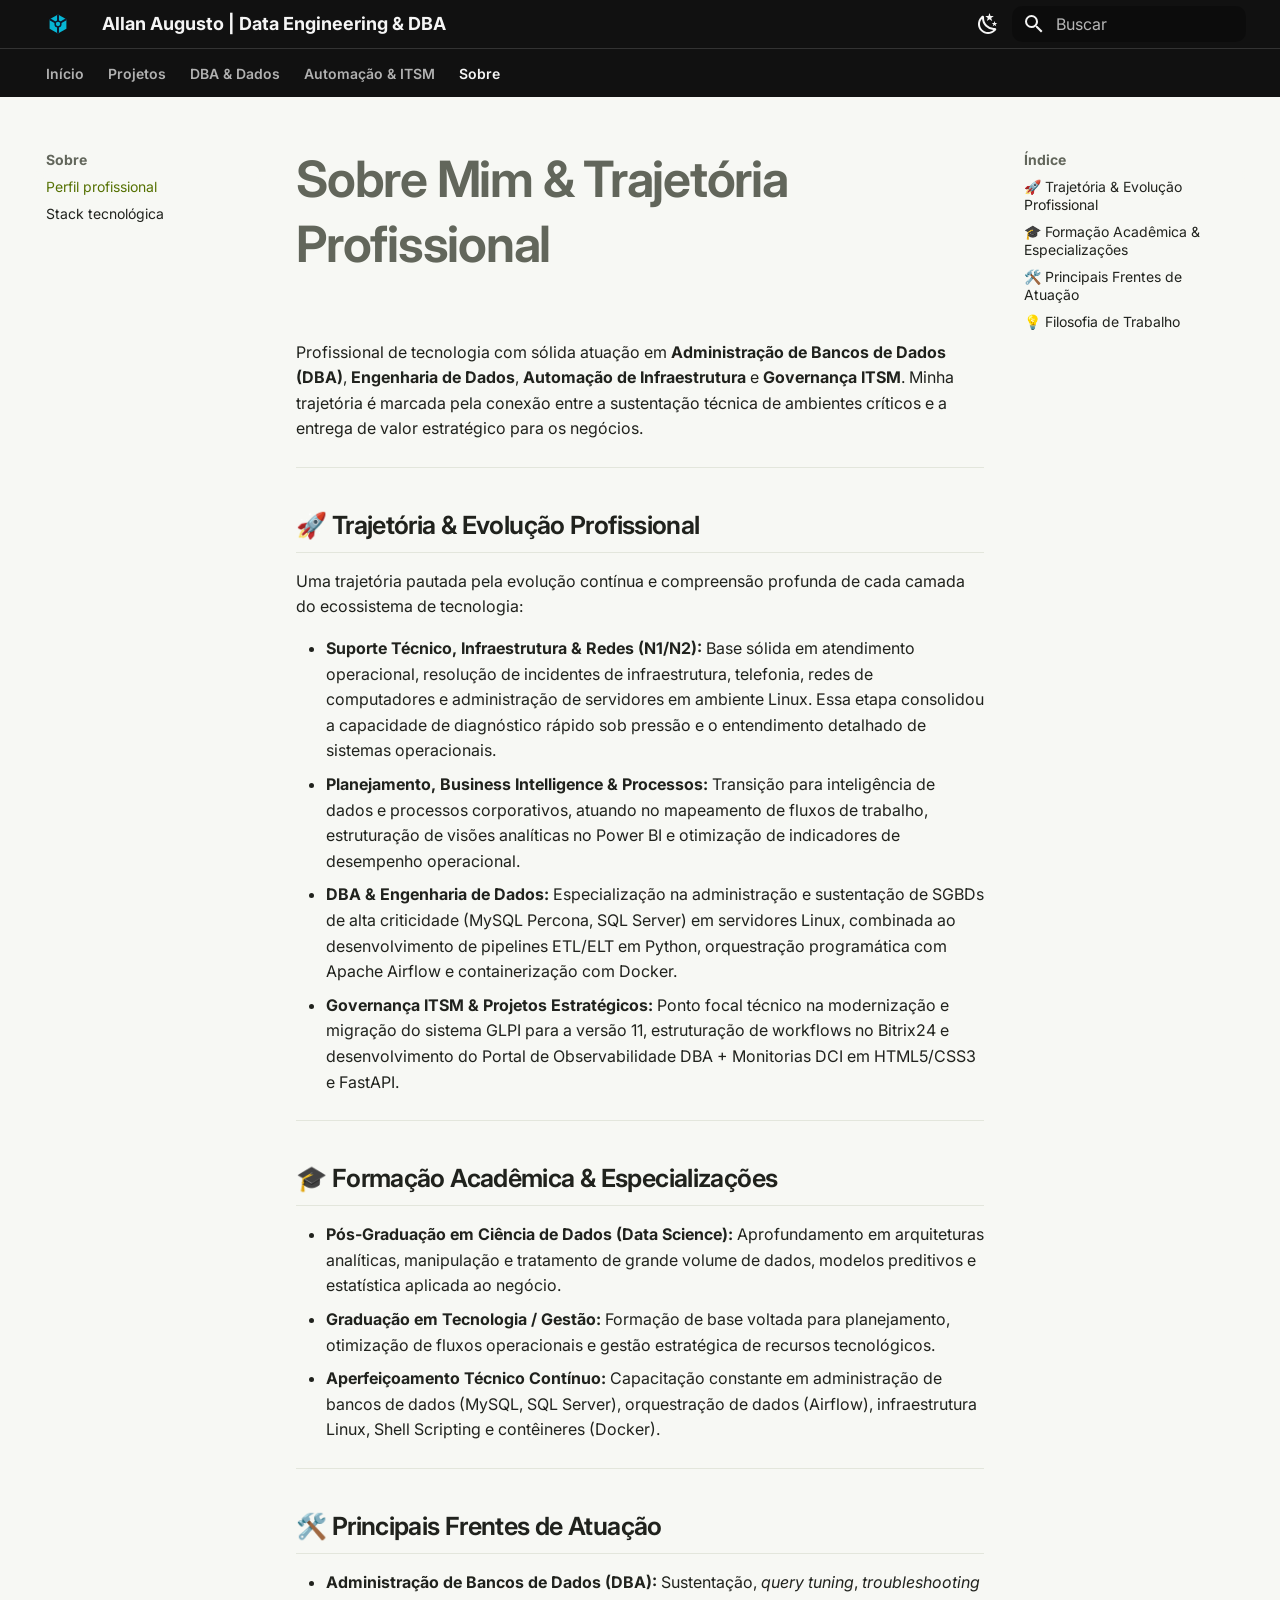
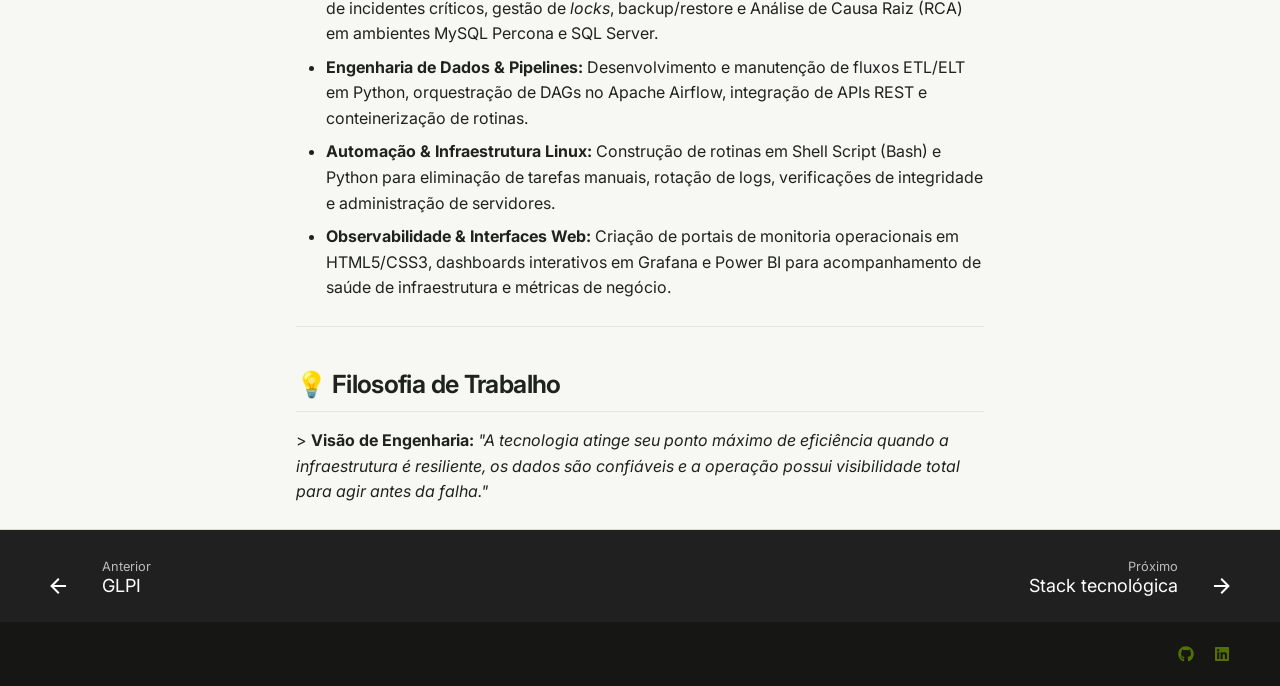
<file: sobre/index.html>
<!doctype html>
<html lang="pt" class="no-js">
  <head>
    
      <meta charset="utf-8">
      <meta name="viewport" content="width=device-width,initial-scale=1">
      
        <meta name="description" content="Portfólio técnico de Allan Augusto — Data Engineering, DBA, automação e observabilidade.">
      
      
        <meta name="author" content="Allan Augusto">
      
      
        <link rel="canonical" href="https://Allanao88.github.io/portfolio-docs/sobre/">
      
      
        <link rel="prev" href="../crm/glpi/">
      
      
        <link rel="next" href="../stack/">
      
      
        
      
      
      <link rel="icon" href="../assets/favicon.svg">
      <meta name="generator" content="mkdocs-1.6.1, mkdocs-material-9.8.0">
    
    
      
        <title>Perfil profissional - Allan Augusto | Data Engineering & DBA</title>
      
    
    
      <link rel="stylesheet" href="../assets/stylesheets/main.57a0d79d.min.css">
      
        
        <link rel="stylesheet" href="../assets/stylesheets/palette.fb2fffe2.min.css">
      
      


    
    
      
    
    
      
        
        
        <link rel="preconnect" href="https://fonts.gstatic.com" crossorigin>
        <link rel="stylesheet" href="https://fonts.googleapis.com/css?family=Inter:300,300i,400,400i,700,700i%7CJetBrains+Mono:400,400i,700,700i&display=fallback">
        <style>:root{--md-text-font:"Inter";--md-code-font:"JetBrains Mono"}</style>
      
    
    
      <link rel="stylesheet" href="../stylesheets/extra.css">
    
    <script>__md_scope=new URL("..",location),__md_hash=e=>[...e].reduce(((e,_)=>(e<<5)-e+_.charCodeAt(0)),0),__md_get=(e,_=localStorage,t=__md_scope)=>JSON.parse(_.getItem(t.pathname+"."+e)),__md_set=(e,_,t=localStorage,a=__md_scope)=>{try{t.setItem(a.pathname+"."+e,JSON.stringify(_))}catch(e){}}</script>
    
      

    
    
  </head>
  
  
    
    
      
    
    
    
    
    <body dir="ltr" data-md-color-scheme="default" data-md-color-primary="custom" data-md-color-accent="custom">
  
    
    <input class="md-toggle" data-md-toggle="drawer" type="checkbox" id="__drawer" autocomplete="off">
    <input class="md-toggle" data-md-toggle="search" type="checkbox" id="__search" autocomplete="off">
    <label class="md-overlay" for="__drawer"></label>
    <div data-md-component="skip">
      
        
        <a href="#sobre-mim-trajetoria-profissional" class="md-skip">
          Pular para conteúdo
        </a>
      
    </div>
    <div data-md-component="announce">
      
    </div>
    
    
      

<header class="md-header" data-md-component="header">
  <nav class="md-header__inner md-grid" aria-label="Cabeçalho">
    <a href=".." title="Allan Augusto | Data Engineering &amp; DBA" class="md-header__button md-logo" aria-label="Allan Augusto | Data Engineering & DBA" data-md-component="logo">
      
  <img src="../assets/logo.svg" alt="logo">

    </a>
    <label class="md-header__button md-icon" for="__drawer">
      
      <svg xmlns="http://www.w3.org/2000/svg" viewBox="0 0 24 24"><path d="M3 6h18v2H3zm0 5h18v2H3zm0 5h18v2H3z"/></svg>
    </label>
    <div class="md-header__title" data-md-component="header-title">
      <div class="md-header__ellipsis">
        <div class="md-header__topic">
          <span class="md-ellipsis">
            Allan Augusto | Data Engineering & DBA
          </span>
        </div>
        <div class="md-header__topic" data-md-component="header-topic">
          <span class="md-ellipsis">
            
              Perfil profissional
            
          </span>
        </div>
      </div>
    </div>
    
      
        <form class="md-header__option" data-md-component="palette">
  
    
    
    
    <input class="md-option" data-md-color-media="(prefers-color-scheme: light)" data-md-color-scheme="default" data-md-color-primary="custom" data-md-color-accent="custom"  aria-label="Mudar para modo escuro"  type="radio" name="__palette" id="__palette_0">
    
      <label class="md-header__button md-icon" title="Mudar para modo escuro" for="__palette_1" hidden>
        <svg xmlns="http://www.w3.org/2000/svg" viewBox="0 0 24 24"><path d="m17.75 4.09-2.53 1.94.91 3.06-2.63-1.81-2.63 1.81.91-3.06-2.53-1.94L12.44 4l1.06-3 1.06 3zm3.5 6.91-1.64 1.25.59 1.98-1.7-1.17-1.7 1.17.59-1.98L15.75 11l2.06-.05L18.5 9l.69 1.95zm-2.28 4.95c.83-.08 1.72 1.1 1.19 1.85-.32.45-.66.87-1.08 1.27C15.17 23 8.84 23 4.94 19.07c-3.91-3.9-3.91-10.24 0-14.14.4-.4.82-.76 1.27-1.08.75-.53 1.93.36 1.85 1.19-.27 2.86.69 5.83 2.89 8.02a9.96 9.96 0 0 0 8.02 2.89m-1.64 2.02a12.08 12.08 0 0 1-7.8-3.47c-2.17-2.19-3.33-5-3.49-7.82-2.81 3.14-2.7 7.96.31 10.98 3.02 3.01 7.84 3.12 10.98.31"/></svg>
      </label>
    
  
    
    
    
    <input class="md-option" data-md-color-media="(prefers-color-scheme: dark)" data-md-color-scheme="slate" data-md-color-primary="custom" data-md-color-accent="custom"  aria-label="Mudar para modo claro"  type="radio" name="__palette" id="__palette_1">
    
      <label class="md-header__button md-icon" title="Mudar para modo claro" for="__palette_0" hidden>
        <svg xmlns="http://www.w3.org/2000/svg" viewBox="0 0 24 24"><path d="M12 7a5 5 0 0 1 5 5 5 5 0 0 1-5 5 5 5 0 0 1-5-5 5 5 0 0 1 5-5m0 2a3 3 0 0 0-3 3 3 3 0 0 0 3 3 3 3 0 0 0 3-3 3 3 0 0 0-3-3m0-7 2.39 3.42C13.65 5.15 12.84 5 12 5s-1.65.15-2.39.42zM3.34 7l4.16-.35A7.2 7.2 0 0 0 5.94 8.5c-.44.74-.69 1.5-.83 2.29zm.02 10 1.76-3.77a7.131 7.131 0 0 0 2.38 4.14zM20.65 7l-1.77 3.79a7.02 7.02 0 0 0-2.38-4.15zm-.01 10-4.14.36c.59-.51 1.12-1.14 1.54-1.86.42-.73.69-1.5.83-2.29zM12 22l-2.41-3.44c.74.27 1.55.44 2.41.44.82 0 1.63-.17 2.37-.44z"/></svg>
      </label>
    
  
</form>
      
    
    
      <script>var palette=__md_get("__palette");if(palette&&palette.color){if("(prefers-color-scheme)"===palette.color.media){var media=matchMedia("(prefers-color-scheme: light)"),input=document.querySelector(media.matches?"[data-md-color-media='(prefers-color-scheme: light)']":"[data-md-color-media='(prefers-color-scheme: dark)']");palette.color.media=input.getAttribute("data-md-color-media"),palette.color.scheme=input.getAttribute("data-md-color-scheme"),palette.color.primary=input.getAttribute("data-md-color-primary"),palette.color.accent=input.getAttribute("data-md-color-accent")}for(var[key,value]of Object.entries(palette.color))document.body.setAttribute("data-md-color-"+key,value)}</script>
    
    
    
      
      
        <label class="md-header__button md-icon" for="__search">
          
          <svg xmlns="http://www.w3.org/2000/svg" viewBox="0 0 24 24"><path d="M9.5 3A6.5 6.5 0 0 1 16 9.5c0 1.61-.59 3.09-1.56 4.23l.27.27h.79l5 5-1.5 1.5-5-5v-.79l-.27-.27A6.52 6.52 0 0 1 9.5 16 6.5 6.5 0 0 1 3 9.5 6.5 6.5 0 0 1 9.5 3m0 2C7 5 5 7 5 9.5S7 14 9.5 14 14 12 14 9.5 12 5 9.5 5"/></svg>
        </label>
        <div class="md-search" data-md-component="search" role="dialog">
  <label class="md-search__overlay" for="__search"></label>
  <div class="md-search__inner" role="search">
    <form class="md-search__form" name="search">
      <input type="text" class="md-search__input" name="query" aria-label="Buscar" placeholder="Buscar" autocapitalize="off" autocorrect="off" autocomplete="off" spellcheck="false" data-md-component="search-query" required>
      <label class="md-search__icon md-icon" for="__search">
        
        <svg xmlns="http://www.w3.org/2000/svg" viewBox="0 0 24 24"><path d="M9.5 3A6.5 6.5 0 0 1 16 9.5c0 1.61-.59 3.09-1.56 4.23l.27.27h.79l5 5-1.5 1.5-5-5v-.79l-.27-.27A6.52 6.52 0 0 1 9.5 16 6.5 6.5 0 0 1 3 9.5 6.5 6.5 0 0 1 9.5 3m0 2C7 5 5 7 5 9.5S7 14 9.5 14 14 12 14 9.5 12 5 9.5 5"/></svg>
        
        <svg xmlns="http://www.w3.org/2000/svg" viewBox="0 0 24 24"><path d="M20 11v2H8l5.5 5.5-1.42 1.42L4.16 12l7.92-7.92L13.5 5.5 8 11z"/></svg>
      </label>
      <nav class="md-search__options" aria-label="Pesquisar">
        
          <a href="javascript:void(0)" class="md-search__icon md-icon" title="Compartilhar" aria-label="Compartilhar" data-clipboard data-clipboard-text="" data-md-component="search-share" tabindex="-1">
            
            <svg xmlns="http://www.w3.org/2000/svg" viewBox="0 0 24 24"><path d="M18 16.08c-.76 0-1.44.3-1.96.77L8.91 12.7c.05-.23.09-.46.09-.7s-.04-.47-.09-.7l7.05-4.11c.54.5 1.25.81 2.04.81a3 3 0 0 0 3-3 3 3 0 0 0-3-3 3 3 0 0 0-3 3c0 .24.04.47.09.7L8.04 9.81C7.5 9.31 6.79 9 6 9a3 3 0 0 0-3 3 3 3 0 0 0 3 3c.79 0 1.5-.31 2.04-.81l7.12 4.15c-.05.21-.08.43-.08.66 0 1.61 1.31 2.91 2.92 2.91s2.92-1.3 2.92-2.91A2.92 2.92 0 0 0 18 16.08"/></svg>
          </a>
        
        <button type="reset" class="md-search__icon md-icon" title="Limpar" aria-label="Limpar" tabindex="-1">
          
          <svg xmlns="http://www.w3.org/2000/svg" viewBox="0 0 24 24"><path d="M19 6.41 17.59 5 12 10.59 6.41 5 5 6.41 10.59 12 5 17.59 6.41 19 12 13.41 17.59 19 19 17.59 13.41 12z"/></svg>
        </button>
      </nav>
      
        <div class="md-search__suggest" data-md-component="search-suggest"></div>
      
    </form>
    <div class="md-search__output">
      <div class="md-search__scrollwrap" tabindex="0" data-md-scrollfix>
        <div class="md-search-result" data-md-component="search-result">
          <div class="md-search-result__meta">
            Inicializando busca
          </div>
          <ol class="md-search-result__list" role="presentation"></ol>
        </div>
      </div>
    </div>
  </div>
</div>
      
    
    
  </nav>
  
</header>
    
    <div class="md-container" data-md-component="container">
      
      
        
          
            
<nav class="md-tabs" aria-label="Abas" data-md-component="tabs">
  <div class="md-grid">
    <ul class="md-tabs__list">
      
        
  
  
  
  
    <li class="md-tabs__item">
      <a href=".." class="md-tabs__link">
        
  
  
    
  
  Início

      </a>
    </li>
  

      
        
  
  
  
  
    
    
      <li class="md-tabs__item">
        <a href="../projetos/" class="md-tabs__link">
          
  
  
  Projetos

        </a>
      </li>
    
  

      
        
  
  
  
  
    
    
      <li class="md-tabs__item">
        <a href="../dba/resiliencia-rca/" class="md-tabs__link">
          
  
  
  DBA & Dados

        </a>
      </li>
    
  

      
        
  
  
  
  
    
    
      <li class="md-tabs__item">
        <a href="../crm/bitrix24/" class="md-tabs__link">
          
  
  
  Automação & ITSM

        </a>
      </li>
    
  

      
        
  
  
  
    
  
  
    
    
      <li class="md-tabs__item md-tabs__item--active">
        <a href="./" class="md-tabs__link">
          
  
  
  Sobre

        </a>
      </li>
    
  

      
    </ul>
  </div>
</nav>
          
        
      
      <main class="md-main" data-md-component="main">
        <div class="md-main__inner md-grid">
          
            
              
              <div class="md-sidebar md-sidebar--primary" data-md-component="sidebar" data-md-type="navigation" >
                <div class="md-sidebar__scrollwrap">
                  <div class="md-sidebar__inner">
                    


  


<nav class="md-nav md-nav--primary md-nav--lifted" aria-label="Navegação" data-md-level="0">
  <label class="md-nav__title" for="__drawer">
    <a href=".." title="Allan Augusto | Data Engineering &amp; DBA" class="md-nav__button md-logo" aria-label="Allan Augusto | Data Engineering & DBA" data-md-component="logo">
      
  <img src="../assets/logo.svg" alt="logo">

    </a>
    Allan Augusto | Data Engineering & DBA
  </label>
  
  <ul class="md-nav__list" data-md-scrollfix>
    
      
      
  
  
  
  
    <li class="md-nav__item">
      <a href=".." class="md-nav__link">
        
  
  
  <span class="md-ellipsis">
    
  
    Início
  

    
  </span>
  
  

      </a>
    </li>
  

    
      
      
  
  
  
  
    
    
    
    
      
      
        
      
    
    
    <li class="md-nav__item md-nav__item--nested">
      
        
        
        <input class="md-nav__toggle md-toggle " type="checkbox" id="__nav_2" >
        
          
          <label class="md-nav__link" for="__nav_2" id="__nav_2_label" tabindex="0">
            
  
  
  <span class="md-ellipsis">
    
  
    Projetos
  

    
  </span>
  
  

            <span class="md-nav__icon md-icon"></span>
          </label>
        
        <nav class="md-nav" data-md-level="1" aria-labelledby="__nav_2_label" aria-expanded="false">
          <label class="md-nav__title" for="__nav_2">
            <span class="md-nav__icon md-icon"></span>
            
  
    Projetos
  

          </label>
          <ul class="md-nav__list" data-md-scrollfix>
            
              
                
  
  
  
  
    <li class="md-nav__item">
      <a href="../projetos/" class="md-nav__link">
        
  
  
  <span class="md-ellipsis">
    
  
    Visão geral
  

    
  </span>
  
  

      </a>
    </li>
  

              
            
              
                
  
  
  
  
    <li class="md-nav__item">
      <a href="../projetos/portal-monitorizacao/" class="md-nav__link">
        
  
  
  <span class="md-ellipsis">
    
  
    Portal de Observabilidade DBA + IA
  

    
  </span>
  
  

      </a>
    </li>
  

              
            
              
                
  
  
  
  
    <li class="md-nav__item">
      <a href="../projetos/airflow-observabilidade/" class="md-nav__link">
        
  
  
  <span class="md-ellipsis">
    
  
    Arquitetura Apache Airflow
  

    
  </span>
  
  

      </a>
    </li>
  

              
            
              
                
  
  
  
  
    <li class="md-nav__item">
      <a href="../projetos/aks-tech-site/" class="md-nav__link">
        
  
  
  <span class="md-ellipsis">
    
  
    Site Institucional AKS - Tech
  

    
  </span>
  
  

      </a>
    </li>
  

              
            
              
                
  
  
  
  
    <li class="md-nav__item">
      <a href="../projetos/crm-lead-flow/" class="md-nav__link">
        
  
  
  <span class="md-ellipsis">
    
  
    CRM Lead Flow
  

    
  </span>
  
  

      </a>
    </li>
  

              
            
          </ul>
        </nav>
      
    </li>
  

    
      
      
  
  
  
  
    
    
    
    
      
      
        
      
    
    
    <li class="md-nav__item md-nav__item--nested">
      
        
        
        <input class="md-nav__toggle md-toggle " type="checkbox" id="__nav_3" >
        
          
          <label class="md-nav__link" for="__nav_3" id="__nav_3_label" tabindex="0">
            
  
  
  <span class="md-ellipsis">
    
  
    DBA & Dados
  

    
  </span>
  
  

            <span class="md-nav__icon md-icon"></span>
          </label>
        
        <nav class="md-nav" data-md-level="1" aria-labelledby="__nav_3_label" aria-expanded="false">
          <label class="md-nav__title" for="__nav_3">
            <span class="md-nav__icon md-icon"></span>
            
  
    DBA & Dados
  

          </label>
          <ul class="md-nav__list" data-md-scrollfix>
            
              
                
  
  
  
  
    <li class="md-nav__item">
      <a href="../dba/resiliencia-rca/" class="md-nav__link">
        
  
  
  <span class="md-ellipsis">
    
  
    Resiliência e RCA
  

    
  </span>
  
  

      </a>
    </li>
  

              
            
              
                
  
  
  
  
    <li class="md-nav__item">
      <a href="../dba/scripts/" class="md-nav__link">
        
  
  
  <span class="md-ellipsis">
    
  
    Scripts e Automações
  

    
  </span>
  
  

      </a>
    </li>
  

              
            
          </ul>
        </nav>
      
    </li>
  

    
      
      
  
  
  
  
    
    
    
    
      
      
        
      
    
    
    <li class="md-nav__item md-nav__item--nested">
      
        
        
        <input class="md-nav__toggle md-toggle " type="checkbox" id="__nav_4" >
        
          
          <label class="md-nav__link" for="__nav_4" id="__nav_4_label" tabindex="0">
            
  
  
  <span class="md-ellipsis">
    
  
    Automação & ITSM
  

    
  </span>
  
  

            <span class="md-nav__icon md-icon"></span>
          </label>
        
        <nav class="md-nav" data-md-level="1" aria-labelledby="__nav_4_label" aria-expanded="false">
          <label class="md-nav__title" for="__nav_4">
            <span class="md-nav__icon md-icon"></span>
            
  
    Automação & ITSM
  

          </label>
          <ul class="md-nav__list" data-md-scrollfix>
            
              
                
  
  
  
  
    <li class="md-nav__item">
      <a href="../crm/bitrix24/" class="md-nav__link">
        
  
  
  <span class="md-ellipsis">
    
  
    Bitrix24
  

    
  </span>
  
  

      </a>
    </li>
  

              
            
              
                
  
  
  
  
    <li class="md-nav__item">
      <a href="../crm/glpi/" class="md-nav__link">
        
  
  
  <span class="md-ellipsis">
    
  
    GLPI
  

    
  </span>
  
  

      </a>
    </li>
  

              
            
          </ul>
        </nav>
      
    </li>
  

    
      
      
  
  
    
  
  
  
    
    
    
    
      
        
        
      
      
        
      
    
    
    <li class="md-nav__item md-nav__item--active md-nav__item--section md-nav__item--nested">
      
        
        
        <input class="md-nav__toggle md-toggle " type="checkbox" id="__nav_5" checked>
        
          
          <label class="md-nav__link" for="__nav_5" id="__nav_5_label" tabindex="">
            
  
  
  <span class="md-ellipsis">
    
  
    Sobre
  

    
  </span>
  
  

            <span class="md-nav__icon md-icon"></span>
          </label>
        
        <nav class="md-nav" data-md-level="1" aria-labelledby="__nav_5_label" aria-expanded="true">
          <label class="md-nav__title" for="__nav_5">
            <span class="md-nav__icon md-icon"></span>
            
  
    Sobre
  

          </label>
          <ul class="md-nav__list" data-md-scrollfix>
            
              
                
  
  
    
  
  
  
    <li class="md-nav__item md-nav__item--active">
      
      <input class="md-nav__toggle md-toggle" type="checkbox" id="__toc">
      
      
        
      
      
        <label class="md-nav__link md-nav__link--active" for="__toc">
          
  
  
  <span class="md-ellipsis">
    
  
    Perfil profissional
  

    
  </span>
  
  

          <span class="md-nav__icon md-icon"></span>
        </label>
      
      <a href="./" class="md-nav__link md-nav__link--active">
        
  
  
  <span class="md-ellipsis">
    
  
    Perfil profissional
  

    
  </span>
  
  

      </a>
      
        

<nav class="md-nav md-nav--secondary" aria-label="Índice">
  
  
  
    
  
  
    <label class="md-nav__title" for="__toc">
      <span class="md-nav__icon md-icon"></span>
      Índice
    </label>
    <ul class="md-nav__list" data-md-component="toc" data-md-scrollfix>
      
        <li class="md-nav__item">
  <a href="#trajetoria-evolucao-profissional" class="md-nav__link">
    <span class="md-ellipsis">
      
        🚀 Trajetória &amp; Evolução Profissional
      
    </span>
  </a>
  
</li>
      
        <li class="md-nav__item">
  <a href="#formacao-academica-especializacoes" class="md-nav__link">
    <span class="md-ellipsis">
      
        🎓 Formação Acadêmica &amp; Especializações
      
    </span>
  </a>
  
</li>
      
        <li class="md-nav__item">
  <a href="#principais-frentes-de-atuacao" class="md-nav__link">
    <span class="md-ellipsis">
      
        🛠️ Principais Frentes de Atuação
      
    </span>
  </a>
  
</li>
      
        <li class="md-nav__item">
  <a href="#filosofia-de-trabalho" class="md-nav__link">
    <span class="md-ellipsis">
      
        💡 Filosofia de Trabalho
      
    </span>
  </a>
  
</li>
      
    </ul>
  
</nav>
      
    </li>
  

              
            
              
                
  
  
  
  
    <li class="md-nav__item">
      <a href="../stack/" class="md-nav__link">
        
  
  
  <span class="md-ellipsis">
    
  
    Stack tecnológica
  

    
  </span>
  
  

      </a>
    </li>
  

              
            
          </ul>
        </nav>
      
    </li>
  

    
  </ul>
</nav>
                  </div>
                </div>
              </div>
            
            
              
              <div class="md-sidebar md-sidebar--secondary" data-md-component="sidebar" data-md-type="toc" >
                <div class="md-sidebar__scrollwrap">
                  <div class="md-sidebar__inner">
                    

<nav class="md-nav md-nav--secondary" aria-label="Índice">
  
  
  
    
  
  
    <label class="md-nav__title" for="__toc">
      <span class="md-nav__icon md-icon"></span>
      Índice
    </label>
    <ul class="md-nav__list" data-md-component="toc" data-md-scrollfix>
      
        <li class="md-nav__item">
  <a href="#trajetoria-evolucao-profissional" class="md-nav__link">
    <span class="md-ellipsis">
      
        🚀 Trajetória &amp; Evolução Profissional
      
    </span>
  </a>
  
</li>
      
        <li class="md-nav__item">
  <a href="#formacao-academica-especializacoes" class="md-nav__link">
    <span class="md-ellipsis">
      
        🎓 Formação Acadêmica &amp; Especializações
      
    </span>
  </a>
  
</li>
      
        <li class="md-nav__item">
  <a href="#principais-frentes-de-atuacao" class="md-nav__link">
    <span class="md-ellipsis">
      
        🛠️ Principais Frentes de Atuação
      
    </span>
  </a>
  
</li>
      
        <li class="md-nav__item">
  <a href="#filosofia-de-trabalho" class="md-nav__link">
    <span class="md-ellipsis">
      
        💡 Filosofia de Trabalho
      
    </span>
  </a>
  
</li>
      
    </ul>
  
</nav>
                  </div>
                </div>
              </div>
            
          
          
            <div class="md-content" data-md-component="content">
              
              <article class="md-content__inner md-typeset">
                
                  



<h1 id="sobre-mim-trajetoria-profissional">Sobre Mim &amp; Trajetória Profissional</h1>
<p>Profissional de tecnologia com sólida atuação em <strong>Administração de Bancos de Dados (DBA)</strong>, <strong>Engenharia de Dados</strong>, <strong>Automação de Infraestrutura</strong> e <strong>Governança ITSM</strong>. Minha trajetória é marcada pela conexão entre a sustentação técnica de ambientes críticos e a entrega de valor estratégico para os negócios.</p>
<hr />
<h2 id="trajetoria-evolucao-profissional">🚀 Trajetória &amp; Evolução Profissional</h2>
<p>Uma trajetória pautada pela evolução contínua e compreensão profunda de cada camada do ecossistema de tecnologia:</p>
<ul>
<li><strong>Suporte Técnico, Infraestrutura &amp; Redes (N1/N2):</strong> Base sólida em atendimento operacional, resolução de incidentes de infraestrutura, telefonia, redes de computadores e administração de servidores em ambiente Linux. Essa etapa consolidou a capacidade de diagnóstico rápido sob pressão e o entendimento detalhado de sistemas operacionais.</li>
<li><strong>Planejamento, Business Intelligence &amp; Processos:</strong> Transição para inteligência de dados e processos corporativos, atuando no mapeamento de fluxos de trabalho, estruturação de visões analíticas no Power BI e otimização de indicadores de desempenho operacional.</li>
<li><strong>DBA &amp; Engenharia de Dados:</strong> Especialização na administração e sustentação de SGBDs de alta criticidade (MySQL Percona, SQL Server) em servidores Linux, combinada ao desenvolvimento de pipelines ETL/ELT em Python, orquestração programática com Apache Airflow e containerização com Docker.</li>
<li><strong>Governança ITSM &amp; Projetos Estratégicos:</strong> Ponto focal técnico na modernização e migração do sistema GLPI para a versão 11, estruturação de workflows no Bitrix24 e desenvolvimento do Portal de Observabilidade DBA + Monitorias DCI em HTML5/CSS3 e FastAPI.</li>
</ul>
<hr />
<h2 id="formacao-academica-especializacoes">🎓 Formação Acadêmica &amp; Especializações</h2>
<ul>
<li><strong>Pós-Graduação em Ciência de Dados (Data Science):</strong> Aprofundamento em arquiteturas analíticas, manipulação e tratamento de grande volume de dados, modelos preditivos e estatística aplicada ao negócio.</li>
<li><strong>Graduação em Tecnologia / Gestão:</strong> Formação de base voltada para planejamento, otimização de fluxos operacionais e gestão estratégica de recursos tecnológicos.</li>
<li><strong>Aperfeiçoamento Técnico Contínuo:</strong> Capacitação constante em administração de bancos de dados (MySQL, SQL Server), orquestração de dados (Airflow), infraestrutura Linux, Shell Scripting e contêineres (Docker).</li>
</ul>
<hr />
<h2 id="principais-frentes-de-atuacao">🛠️ Principais Frentes de Atuação</h2>
<ul>
<li><strong>Administração de Bancos de Dados (DBA):</strong> Sustentação, <em>query tuning</em>, <em>troubleshooting</em> de incidentes críticos, gestão de <em>locks</em>, backup/restore e Análise de Causa Raiz (RCA) em ambientes MySQL Percona e SQL Server.</li>
<li><strong>Engenharia de Dados &amp; Pipelines:</strong> Desenvolvimento e manutenção de fluxos ETL/ELT em Python, orquestração de DAGs no Apache Airflow, integração de APIs REST e conteinerização de rotinas.</li>
<li><strong>Automação &amp; Infraestrutura Linux:</strong> Construção de rotinas em Shell Script (Bash) e Python para eliminação de tarefas manuais, rotação de logs, verificações de integridade e administração de servidores.</li>
<li><strong>Observabilidade &amp; Interfaces Web:</strong> Criação de portais de monitoria operacionais em HTML5/CSS3, dashboards interativos em Grafana e Power BI para acompanhamento de saúde de infraestrutura e métricas de negócio.</li>
</ul>
<hr />
<h2 id="filosofia-de-trabalho">💡 Filosofia de Trabalho</h2>
<p>&gt; <strong>Visão de Engenharia:</strong> <em>"A tecnologia atinge seu ponto máximo de eficiência quando a infraestrutura é resiliente, os dados são confiáveis e a operação possui visibilidade total para agir antes da falha."</em></p>












                
              </article>
            </div>
          
          
  <script>var tabs=__md_get("__tabs");if(Array.isArray(tabs))e:for(var set of document.querySelectorAll(".tabbed-set")){var labels=set.querySelector(".tabbed-labels");for(var tab of tabs)for(var label of labels.getElementsByTagName("label"))if(label.innerText.trim()===tab){var input=document.getElementById(label.htmlFor);input.checked=!0;continue e}}</script>

<script>var target=document.getElementById(location.hash.slice(1));target&&target.name&&(target.checked=target.name.startsWith("__tabbed_"))</script>
        </div>
        
          <button type="button" class="md-top md-icon" data-md-component="top" hidden>
  
  <svg xmlns="http://www.w3.org/2000/svg" viewBox="0 0 24 24"><path d="M13 20h-2V8l-5.5 5.5-1.42-1.42L12 4.16l7.92 7.92-1.42 1.42L13 8z"/></svg>
  Voltar para o topo
</button>
        
      </main>
      
        <footer class="md-footer">
  
    
      
      <nav class="md-footer__inner md-grid" aria-label="Rodapé" >
        
          
          <a href="../crm/glpi/" class="md-footer__link md-footer__link--prev" aria-label="Anterior: GLPI">
            <div class="md-footer__button md-icon">
              
              <svg xmlns="http://www.w3.org/2000/svg" viewBox="0 0 24 24"><path d="M20 11v2H8l5.5 5.5-1.42 1.42L4.16 12l7.92-7.92L13.5 5.5 8 11z"/></svg>
            </div>
            <div class="md-footer__title">
              <span class="md-footer__direction">
                Anterior
              </span>
              <div class="md-ellipsis">
                GLPI
              </div>
            </div>
          </a>
        
        
          
          <a href="../stack/" class="md-footer__link md-footer__link--next" aria-label="Próximo: Stack tecnológica">
            <div class="md-footer__title">
              <span class="md-footer__direction">
                Próximo
              </span>
              <div class="md-ellipsis">
                Stack tecnológica
              </div>
            </div>
            <div class="md-footer__button md-icon">
              
              <svg xmlns="http://www.w3.org/2000/svg" viewBox="0 0 24 24"><path d="M4 11v2h12l-5.5 5.5 1.42 1.42L19.84 12l-7.92-7.92L10.5 5.5 16 11z"/></svg>
            </div>
          </a>
        
      </nav>
    
  
  <div class="md-footer-meta md-typeset">
    <div class="md-footer-meta__inner md-grid">
      <div class="md-copyright">
  
  
</div>
      
        
<div class="md-social">
  
    
    
    
    
    <a href="https://github.com/Allanao88" target="_blank" rel="noopener" title="Allan no GitHub" class="md-social__link">
      <svg xmlns="http://www.w3.org/2000/svg" viewBox="0 0 512 512"><!--! Font Awesome Free 7.1.0 by @fontawesome - https://fontawesome.com License - https://fontawesome.com/license/free (Icons: CC BY 4.0, Fonts: SIL OFL 1.1, Code: MIT License) Copyright 2025 Fonticons, Inc.--><path d="M173.9 397.4c0 2-2.3 3.6-5.2 3.6-3.3.3-5.6-1.3-5.6-3.6 0-2 2.3-3.6 5.2-3.6 3-.3 5.6 1.3 5.6 3.6m-31.1-4.5c-.7 2 1.3 4.3 4.3 4.9 2.6 1 5.6 0 6.2-2s-1.3-4.3-4.3-5.2c-2.6-.7-5.5.3-6.2 2.3m44.2-1.7c-2.9.7-4.9 2.6-4.6 4.9.3 2 2.9 3.3 5.9 2.6 2.9-.7 4.9-2.6 4.6-4.6-.3-1.9-3-3.2-5.9-2.9M252.8 8C114.1 8 8 113.3 8 252c0 110.9 69.8 205.8 169.5 239.2 12.8 2.3 17.3-5.6 17.3-12.1 0-6.2-.3-40.4-.3-61.4 0 0-70 15-84.7-29.8 0 0-11.4-29.1-27.8-36.6 0 0-22.9-15.7 1.6-15.4 0 0 24.9 2 38.6 25.8 21.9 38.6 58.6 27.5 72.9 20.9 2.3-16 8.8-27.1 16-33.7-55.9-6.2-112.3-14.3-112.3-110.5 0-27.5 7.6-41.3 23.6-58.9-2.6-6.5-11.1-33.3 2.6-67.9 20.9-6.5 69 27 69 27 20-5.6 41.5-8.5 62.8-8.5s42.8 2.9 62.8 8.5c0 0 48.1-33.6 69-27 13.7 34.7 5.2 61.4 2.6 67.9 16 17.7 25.8 31.5 25.8 58.9 0 96.5-58.9 104.2-114.8 110.5 9.2 7.9 17 22.9 17 46.4 0 33.7-.3 75.4-.3 83.6 0 6.5 4.6 14.4 17.3 12.1C436.2 457.8 504 362.9 504 252 504 113.3 391.5 8 252.8 8M105.2 352.9c-1.3 1-1 3.3.7 5.2 1.6 1.6 3.9 2.3 5.2 1 1.3-1 1-3.3-.7-5.2-1.6-1.6-3.9-2.3-5.2-1m-10.8-8.1c-.7 1.3.3 2.9 2.3 3.9 1.6 1 3.6.7 4.3-.7.7-1.3-.3-2.9-2.3-3.9-2-.6-3.6-.3-4.3.7m32.4 35.6c-1.6 1.3-1 4.3 1.3 6.2 2.3 2.3 5.2 2.6 6.5 1 1.3-1.3.7-4.3-1.3-6.2-2.2-2.3-5.2-2.6-6.5-1m-11.4-14.7c-1.6 1-1.6 3.6 0 5.9s4.3 3.3 5.6 2.3c1.6-1.3 1.6-3.9 0-6.2-1.4-2.3-4-3.3-5.6-2"/></svg>
    </a>
  
    
    
    
    
    <a href="https://www.linkedin.com/in/allan-augusto-carvalho-de-oliveira-102b985b" target="_blank" rel="noopener" title="Allan no LinkedIn" class="md-social__link">
      <svg xmlns="http://www.w3.org/2000/svg" viewBox="0 0 448 512"><!--! Font Awesome Free 7.1.0 by @fontawesome - https://fontawesome.com License - https://fontawesome.com/license/free (Icons: CC BY 4.0, Fonts: SIL OFL 1.1, Code: MIT License) Copyright 2025 Fonticons, Inc.--><path d="M416 32H31.9C14.3 32 0 46.5 0 64.3v383.4C0 465.5 14.3 480 31.9 480H416c17.6 0 32-14.5 32-32.3V64.3c0-17.8-14.4-32.3-32-32.3M135.4 416H69V202.2h66.5V416zM102.2 96a38.5 38.5 0 1 1 0 77 38.5 38.5 0 1 1 0-77m282.1 320h-66.4V312c0-24.8-.5-56.7-34.5-56.7-34.6 0-39.9 27-39.9 54.9V416h-66.4V202.2h63.7v29.2h.9c8.9-16.8 30.6-34.5 62.9-34.5 67.2 0 79.7 44.3 79.7 101.9z"/></svg>
    </a>
  
</div>
      
    </div>
  </div>
</footer>
      
    </div>
    <div class="md-dialog" data-md-component="dialog">
      <div class="md-dialog__inner md-typeset"></div>
    </div>
    
      <div class="md-progress" data-md-component="progress" role="progressbar"></div>
    
    
    
      
      
      <script id="__config" type="application/json">{"annotate": null, "base": "..", "features": ["navigation.instant", "navigation.instant.progress", "navigation.tabs", "navigation.sections", "navigation.top", "navigation.tracking", "navigation.footer", "toc.follow", "search.suggest", "search.highlight", "search.share", "content.code.copy", "content.code.annotate", "content.tabs.link"], "search": "../assets/javascripts/workers/search.a7633da7.min.js", "tags": null, "translations": {"clipboard.copied": "Copiado para \u00e1rea de transfer\u00eancia", "clipboard.copy": "Copiar para \u00e1rea de transfer\u00eancia", "search.result.more.one": "mais 1 nesta p\u00e1gina", "search.result.more.other": "# mais nesta p\u00e1gina", "search.result.none": "Nenhum documento encontrado", "search.result.one": "1 documento encontrado", "search.result.other": "# documentos encontrados", "search.result.placeholder": "Digite para iniciar a busca", "search.result.term.missing": "Ausente", "select.version": "Selecione a vers\u00e3o"}, "version": null}</script>
    
    
      <script src="../assets/javascripts/bundle.c21346df.min.js"></script>
      
    
  </body>
</html>
</file>
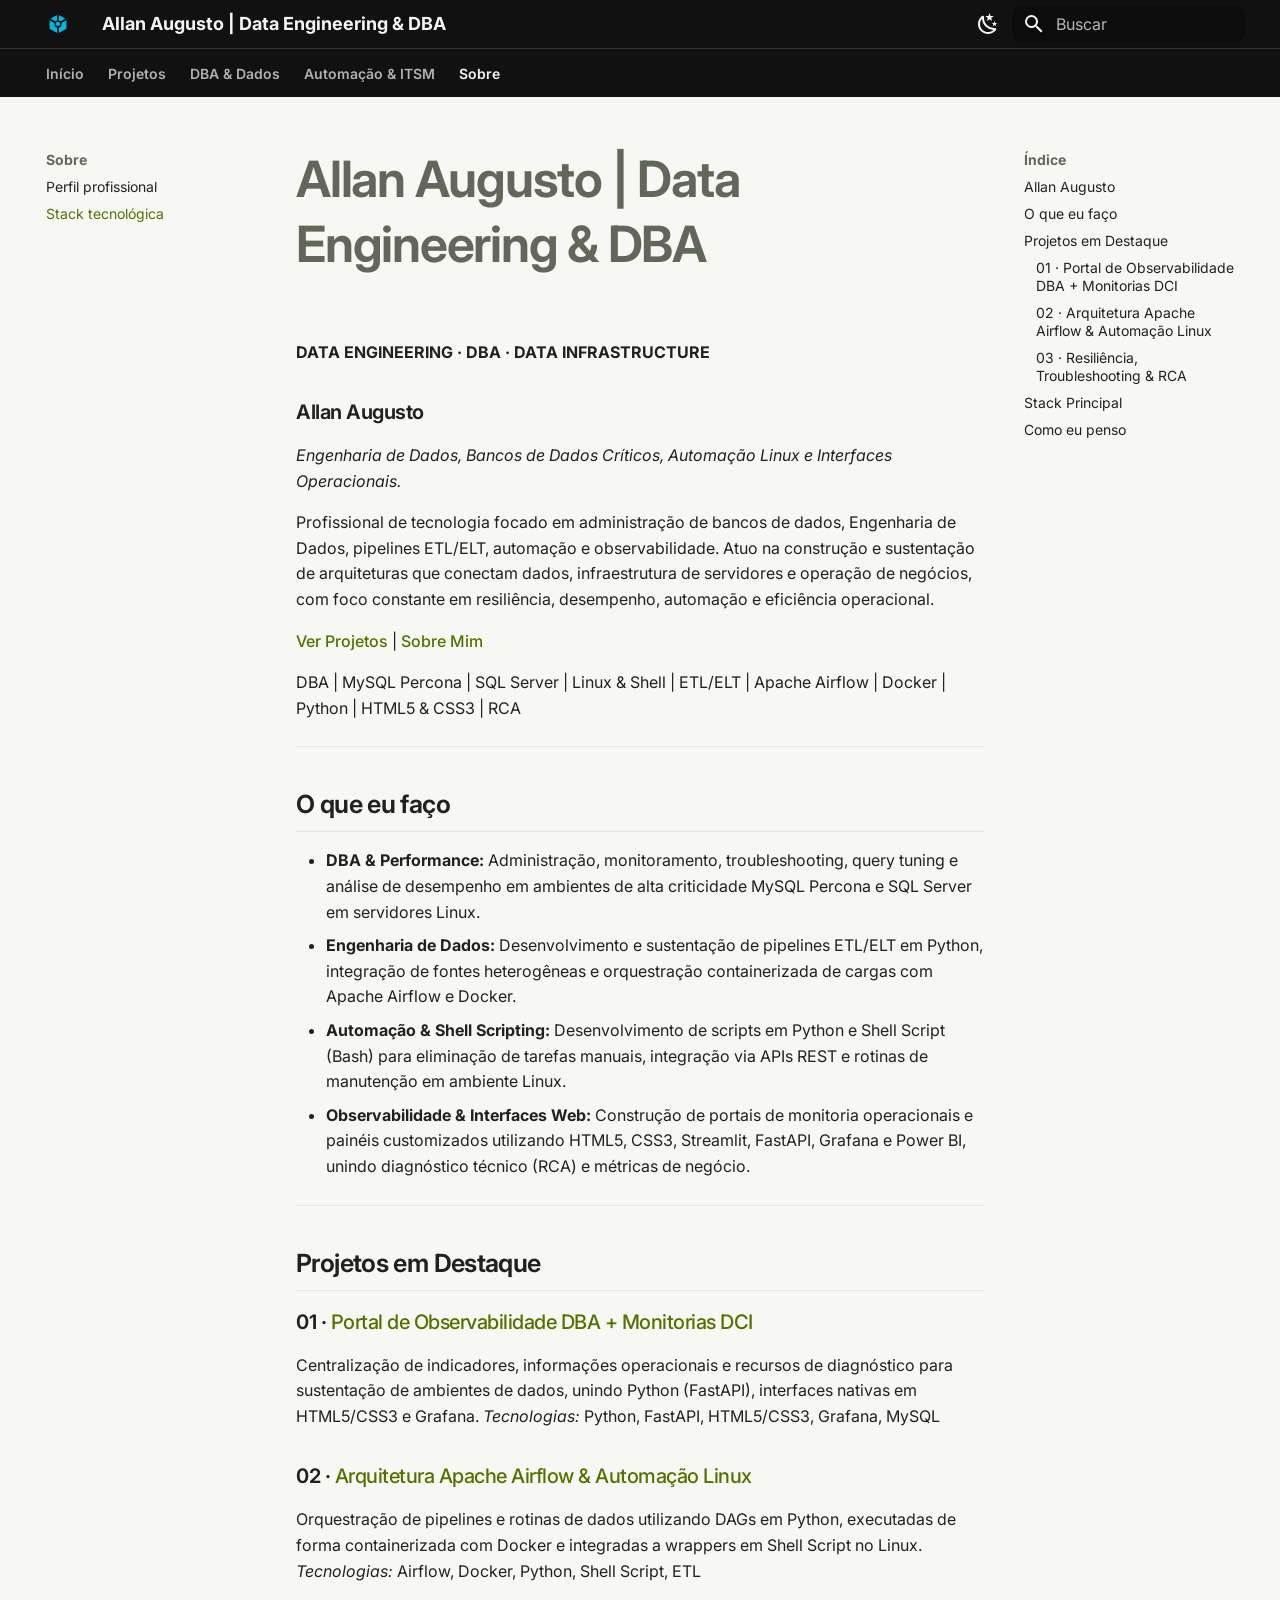
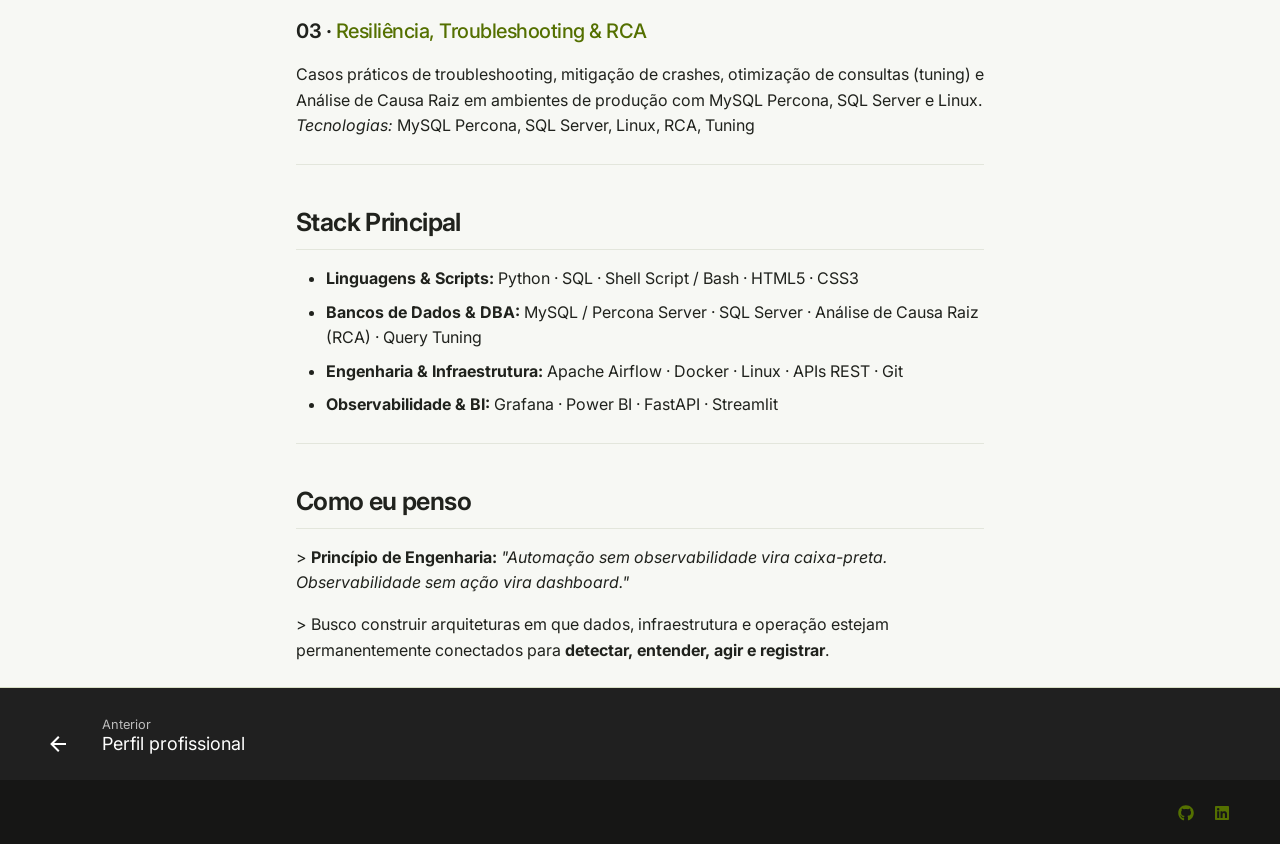
<file: stack/index.html>
<!doctype html>
<html lang="pt" class="no-js">
  <head>
    
      <meta charset="utf-8">
      <meta name="viewport" content="width=device-width,initial-scale=1">
      
        <meta name="description" content="Portfólio técnico de Allan Augusto — Data Engineering, DBA, automação e observabilidade.">
      
      
        <meta name="author" content="Allan Augusto">
      
      
        <link rel="canonical" href="https://Allanao88.github.io/portfolio-docs/stack/">
      
      
        <link rel="prev" href="../sobre/">
      
      
      
        
      
      
      <link rel="icon" href="../assets/favicon.svg">
      <meta name="generator" content="mkdocs-1.6.1, mkdocs-material-9.8.0">
    
    
      
        <title>Stack tecnológica - Allan Augusto | Data Engineering & DBA</title>
      
    
    
      <link rel="stylesheet" href="../assets/stylesheets/main.57a0d79d.min.css">
      
        
        <link rel="stylesheet" href="../assets/stylesheets/palette.fb2fffe2.min.css">
      
      


    
    
      
    
    
      
        
        
        <link rel="preconnect" href="https://fonts.gstatic.com" crossorigin>
        <link rel="stylesheet" href="https://fonts.googleapis.com/css?family=Inter:300,300i,400,400i,700,700i%7CJetBrains+Mono:400,400i,700,700i&display=fallback">
        <style>:root{--md-text-font:"Inter";--md-code-font:"JetBrains Mono"}</style>
      
    
    
      <link rel="stylesheet" href="../stylesheets/extra.css">
    
    <script>__md_scope=new URL("..",location),__md_hash=e=>[...e].reduce(((e,_)=>(e<<5)-e+_.charCodeAt(0)),0),__md_get=(e,_=localStorage,t=__md_scope)=>JSON.parse(_.getItem(t.pathname+"."+e)),__md_set=(e,_,t=localStorage,a=__md_scope)=>{try{t.setItem(a.pathname+"."+e,JSON.stringify(_))}catch(e){}}</script>
    
      

    
    
  </head>
  
  
    
    
      
    
    
    
    
    <body dir="ltr" data-md-color-scheme="default" data-md-color-primary="custom" data-md-color-accent="custom">
  
    
    <input class="md-toggle" data-md-toggle="drawer" type="checkbox" id="__drawer" autocomplete="off">
    <input class="md-toggle" data-md-toggle="search" type="checkbox" id="__search" autocomplete="off">
    <label class="md-overlay" for="__drawer"></label>
    <div data-md-component="skip">
      
        
        <a href="#allan-augusto-data-engineering-dba" class="md-skip">
          Pular para conteúdo
        </a>
      
    </div>
    <div data-md-component="announce">
      
    </div>
    
    
      

<header class="md-header" data-md-component="header">
  <nav class="md-header__inner md-grid" aria-label="Cabeçalho">
    <a href=".." title="Allan Augusto | Data Engineering &amp; DBA" class="md-header__button md-logo" aria-label="Allan Augusto | Data Engineering & DBA" data-md-component="logo">
      
  <img src="../assets/logo.svg" alt="logo">

    </a>
    <label class="md-header__button md-icon" for="__drawer">
      
      <svg xmlns="http://www.w3.org/2000/svg" viewBox="0 0 24 24"><path d="M3 6h18v2H3zm0 5h18v2H3zm0 5h18v2H3z"/></svg>
    </label>
    <div class="md-header__title" data-md-component="header-title">
      <div class="md-header__ellipsis">
        <div class="md-header__topic">
          <span class="md-ellipsis">
            Allan Augusto | Data Engineering & DBA
          </span>
        </div>
        <div class="md-header__topic" data-md-component="header-topic">
          <span class="md-ellipsis">
            
              Stack tecnológica
            
          </span>
        </div>
      </div>
    </div>
    
      
        <form class="md-header__option" data-md-component="palette">
  
    
    
    
    <input class="md-option" data-md-color-media="(prefers-color-scheme: light)" data-md-color-scheme="default" data-md-color-primary="custom" data-md-color-accent="custom"  aria-label="Mudar para modo escuro"  type="radio" name="__palette" id="__palette_0">
    
      <label class="md-header__button md-icon" title="Mudar para modo escuro" for="__palette_1" hidden>
        <svg xmlns="http://www.w3.org/2000/svg" viewBox="0 0 24 24"><path d="m17.75 4.09-2.53 1.94.91 3.06-2.63-1.81-2.63 1.81.91-3.06-2.53-1.94L12.44 4l1.06-3 1.06 3zm3.5 6.91-1.64 1.25.59 1.98-1.7-1.17-1.7 1.17.59-1.98L15.75 11l2.06-.05L18.5 9l.69 1.95zm-2.28 4.95c.83-.08 1.72 1.1 1.19 1.85-.32.45-.66.87-1.08 1.27C15.17 23 8.84 23 4.94 19.07c-3.91-3.9-3.91-10.24 0-14.14.4-.4.82-.76 1.27-1.08.75-.53 1.93.36 1.85 1.19-.27 2.86.69 5.83 2.89 8.02a9.96 9.96 0 0 0 8.02 2.89m-1.64 2.02a12.08 12.08 0 0 1-7.8-3.47c-2.17-2.19-3.33-5-3.49-7.82-2.81 3.14-2.7 7.96.31 10.98 3.02 3.01 7.84 3.12 10.98.31"/></svg>
      </label>
    
  
    
    
    
    <input class="md-option" data-md-color-media="(prefers-color-scheme: dark)" data-md-color-scheme="slate" data-md-color-primary="custom" data-md-color-accent="custom"  aria-label="Mudar para modo claro"  type="radio" name="__palette" id="__palette_1">
    
      <label class="md-header__button md-icon" title="Mudar para modo claro" for="__palette_0" hidden>
        <svg xmlns="http://www.w3.org/2000/svg" viewBox="0 0 24 24"><path d="M12 7a5 5 0 0 1 5 5 5 5 0 0 1-5 5 5 5 0 0 1-5-5 5 5 0 0 1 5-5m0 2a3 3 0 0 0-3 3 3 3 0 0 0 3 3 3 3 0 0 0 3-3 3 3 0 0 0-3-3m0-7 2.39 3.42C13.65 5.15 12.84 5 12 5s-1.65.15-2.39.42zM3.34 7l4.16-.35A7.2 7.2 0 0 0 5.94 8.5c-.44.74-.69 1.5-.83 2.29zm.02 10 1.76-3.77a7.131 7.131 0 0 0 2.38 4.14zM20.65 7l-1.77 3.79a7.02 7.02 0 0 0-2.38-4.15zm-.01 10-4.14.36c.59-.51 1.12-1.14 1.54-1.86.42-.73.69-1.5.83-2.29zM12 22l-2.41-3.44c.74.27 1.55.44 2.41.44.82 0 1.63-.17 2.37-.44z"/></svg>
      </label>
    
  
</form>
      
    
    
      <script>var palette=__md_get("__palette");if(palette&&palette.color){if("(prefers-color-scheme)"===palette.color.media){var media=matchMedia("(prefers-color-scheme: light)"),input=document.querySelector(media.matches?"[data-md-color-media='(prefers-color-scheme: light)']":"[data-md-color-media='(prefers-color-scheme: dark)']");palette.color.media=input.getAttribute("data-md-color-media"),palette.color.scheme=input.getAttribute("data-md-color-scheme"),palette.color.primary=input.getAttribute("data-md-color-primary"),palette.color.accent=input.getAttribute("data-md-color-accent")}for(var[key,value]of Object.entries(palette.color))document.body.setAttribute("data-md-color-"+key,value)}</script>
    
    
    
      
      
        <label class="md-header__button md-icon" for="__search">
          
          <svg xmlns="http://www.w3.org/2000/svg" viewBox="0 0 24 24"><path d="M9.5 3A6.5 6.5 0 0 1 16 9.5c0 1.61-.59 3.09-1.56 4.23l.27.27h.79l5 5-1.5 1.5-5-5v-.79l-.27-.27A6.52 6.52 0 0 1 9.5 16 6.5 6.5 0 0 1 3 9.5 6.5 6.5 0 0 1 9.5 3m0 2C7 5 5 7 5 9.5S7 14 9.5 14 14 12 14 9.5 12 5 9.5 5"/></svg>
        </label>
        <div class="md-search" data-md-component="search" role="dialog">
  <label class="md-search__overlay" for="__search"></label>
  <div class="md-search__inner" role="search">
    <form class="md-search__form" name="search">
      <input type="text" class="md-search__input" name="query" aria-label="Buscar" placeholder="Buscar" autocapitalize="off" autocorrect="off" autocomplete="off" spellcheck="false" data-md-component="search-query" required>
      <label class="md-search__icon md-icon" for="__search">
        
        <svg xmlns="http://www.w3.org/2000/svg" viewBox="0 0 24 24"><path d="M9.5 3A6.5 6.5 0 0 1 16 9.5c0 1.61-.59 3.09-1.56 4.23l.27.27h.79l5 5-1.5 1.5-5-5v-.79l-.27-.27A6.52 6.52 0 0 1 9.5 16 6.5 6.5 0 0 1 3 9.5 6.5 6.5 0 0 1 9.5 3m0 2C7 5 5 7 5 9.5S7 14 9.5 14 14 12 14 9.5 12 5 9.5 5"/></svg>
        
        <svg xmlns="http://www.w3.org/2000/svg" viewBox="0 0 24 24"><path d="M20 11v2H8l5.5 5.5-1.42 1.42L4.16 12l7.92-7.92L13.5 5.5 8 11z"/></svg>
      </label>
      <nav class="md-search__options" aria-label="Pesquisar">
        
          <a href="javascript:void(0)" class="md-search__icon md-icon" title="Compartilhar" aria-label="Compartilhar" data-clipboard data-clipboard-text="" data-md-component="search-share" tabindex="-1">
            
            <svg xmlns="http://www.w3.org/2000/svg" viewBox="0 0 24 24"><path d="M18 16.08c-.76 0-1.44.3-1.96.77L8.91 12.7c.05-.23.09-.46.09-.7s-.04-.47-.09-.7l7.05-4.11c.54.5 1.25.81 2.04.81a3 3 0 0 0 3-3 3 3 0 0 0-3-3 3 3 0 0 0-3 3c0 .24.04.47.09.7L8.04 9.81C7.5 9.31 6.79 9 6 9a3 3 0 0 0-3 3 3 3 0 0 0 3 3c.79 0 1.5-.31 2.04-.81l7.12 4.15c-.05.21-.08.43-.08.66 0 1.61 1.31 2.91 2.92 2.91s2.92-1.3 2.92-2.91A2.92 2.92 0 0 0 18 16.08"/></svg>
          </a>
        
        <button type="reset" class="md-search__icon md-icon" title="Limpar" aria-label="Limpar" tabindex="-1">
          
          <svg xmlns="http://www.w3.org/2000/svg" viewBox="0 0 24 24"><path d="M19 6.41 17.59 5 12 10.59 6.41 5 5 6.41 10.59 12 5 17.59 6.41 19 12 13.41 17.59 19 19 17.59 13.41 12z"/></svg>
        </button>
      </nav>
      
        <div class="md-search__suggest" data-md-component="search-suggest"></div>
      
    </form>
    <div class="md-search__output">
      <div class="md-search__scrollwrap" tabindex="0" data-md-scrollfix>
        <div class="md-search-result" data-md-component="search-result">
          <div class="md-search-result__meta">
            Inicializando busca
          </div>
          <ol class="md-search-result__list" role="presentation"></ol>
        </div>
      </div>
    </div>
  </div>
</div>
      
    
    
  </nav>
  
</header>
    
    <div class="md-container" data-md-component="container">
      
      
        
          
            
<nav class="md-tabs" aria-label="Abas" data-md-component="tabs">
  <div class="md-grid">
    <ul class="md-tabs__list">
      
        
  
  
  
  
    <li class="md-tabs__item">
      <a href=".." class="md-tabs__link">
        
  
  
    
  
  Início

      </a>
    </li>
  

      
        
  
  
  
  
    
    
      <li class="md-tabs__item">
        <a href="../projetos/" class="md-tabs__link">
          
  
  
  Projetos

        </a>
      </li>
    
  

      
        
  
  
  
  
    
    
      <li class="md-tabs__item">
        <a href="../dba/resiliencia-rca/" class="md-tabs__link">
          
  
  
  DBA & Dados

        </a>
      </li>
    
  

      
        
  
  
  
  
    
    
      <li class="md-tabs__item">
        <a href="../crm/bitrix24/" class="md-tabs__link">
          
  
  
  Automação & ITSM

        </a>
      </li>
    
  

      
        
  
  
  
    
  
  
    
    
      <li class="md-tabs__item md-tabs__item--active">
        <a href="../sobre/" class="md-tabs__link">
          
  
  
  Sobre

        </a>
      </li>
    
  

      
    </ul>
  </div>
</nav>
          
        
      
      <main class="md-main" data-md-component="main">
        <div class="md-main__inner md-grid">
          
            
              
              <div class="md-sidebar md-sidebar--primary" data-md-component="sidebar" data-md-type="navigation" >
                <div class="md-sidebar__scrollwrap">
                  <div class="md-sidebar__inner">
                    


  


<nav class="md-nav md-nav--primary md-nav--lifted" aria-label="Navegação" data-md-level="0">
  <label class="md-nav__title" for="__drawer">
    <a href=".." title="Allan Augusto | Data Engineering &amp; DBA" class="md-nav__button md-logo" aria-label="Allan Augusto | Data Engineering & DBA" data-md-component="logo">
      
  <img src="../assets/logo.svg" alt="logo">

    </a>
    Allan Augusto | Data Engineering & DBA
  </label>
  
  <ul class="md-nav__list" data-md-scrollfix>
    
      
      
  
  
  
  
    <li class="md-nav__item">
      <a href=".." class="md-nav__link">
        
  
  
  <span class="md-ellipsis">
    
  
    Início
  

    
  </span>
  
  

      </a>
    </li>
  

    
      
      
  
  
  
  
    
    
    
    
      
      
        
      
    
    
    <li class="md-nav__item md-nav__item--nested">
      
        
        
        <input class="md-nav__toggle md-toggle " type="checkbox" id="__nav_2" >
        
          
          <label class="md-nav__link" for="__nav_2" id="__nav_2_label" tabindex="0">
            
  
  
  <span class="md-ellipsis">
    
  
    Projetos
  

    
  </span>
  
  

            <span class="md-nav__icon md-icon"></span>
          </label>
        
        <nav class="md-nav" data-md-level="1" aria-labelledby="__nav_2_label" aria-expanded="false">
          <label class="md-nav__title" for="__nav_2">
            <span class="md-nav__icon md-icon"></span>
            
  
    Projetos
  

          </label>
          <ul class="md-nav__list" data-md-scrollfix>
            
              
                
  
  
  
  
    <li class="md-nav__item">
      <a href="../projetos/" class="md-nav__link">
        
  
  
  <span class="md-ellipsis">
    
  
    Visão geral
  

    
  </span>
  
  

      </a>
    </li>
  

              
            
              
                
  
  
  
  
    <li class="md-nav__item">
      <a href="../projetos/portal-monitorizacao/" class="md-nav__link">
        
  
  
  <span class="md-ellipsis">
    
  
    Portal de Observabilidade DBA + IA
  

    
  </span>
  
  

      </a>
    </li>
  

              
            
              
                
  
  
  
  
    <li class="md-nav__item">
      <a href="../projetos/airflow-observabilidade/" class="md-nav__link">
        
  
  
  <span class="md-ellipsis">
    
  
    Arquitetura Apache Airflow
  

    
  </span>
  
  

      </a>
    </li>
  

              
            
              
                
  
  
  
  
    <li class="md-nav__item">
      <a href="../projetos/aks-tech-site/" class="md-nav__link">
        
  
  
  <span class="md-ellipsis">
    
  
    Site Institucional AKS - Tech
  

    
  </span>
  
  

      </a>
    </li>
  

              
            
              
                
  
  
  
  
    <li class="md-nav__item">
      <a href="../projetos/crm-lead-flow/" class="md-nav__link">
        
  
  
  <span class="md-ellipsis">
    
  
    CRM Lead Flow
  

    
  </span>
  
  

      </a>
    </li>
  

              
            
          </ul>
        </nav>
      
    </li>
  

    
      
      
  
  
  
  
    
    
    
    
      
      
        
      
    
    
    <li class="md-nav__item md-nav__item--nested">
      
        
        
        <input class="md-nav__toggle md-toggle " type="checkbox" id="__nav_3" >
        
          
          <label class="md-nav__link" for="__nav_3" id="__nav_3_label" tabindex="0">
            
  
  
  <span class="md-ellipsis">
    
  
    DBA & Dados
  

    
  </span>
  
  

            <span class="md-nav__icon md-icon"></span>
          </label>
        
        <nav class="md-nav" data-md-level="1" aria-labelledby="__nav_3_label" aria-expanded="false">
          <label class="md-nav__title" for="__nav_3">
            <span class="md-nav__icon md-icon"></span>
            
  
    DBA & Dados
  

          </label>
          <ul class="md-nav__list" data-md-scrollfix>
            
              
                
  
  
  
  
    <li class="md-nav__item">
      <a href="../dba/resiliencia-rca/" class="md-nav__link">
        
  
  
  <span class="md-ellipsis">
    
  
    Resiliência e RCA
  

    
  </span>
  
  

      </a>
    </li>
  

              
            
              
                
  
  
  
  
    <li class="md-nav__item">
      <a href="../dba/scripts/" class="md-nav__link">
        
  
  
  <span class="md-ellipsis">
    
  
    Scripts e Automações
  

    
  </span>
  
  

      </a>
    </li>
  

              
            
          </ul>
        </nav>
      
    </li>
  

    
      
      
  
  
  
  
    
    
    
    
      
      
        
      
    
    
    <li class="md-nav__item md-nav__item--nested">
      
        
        
        <input class="md-nav__toggle md-toggle " type="checkbox" id="__nav_4" >
        
          
          <label class="md-nav__link" for="__nav_4" id="__nav_4_label" tabindex="0">
            
  
  
  <span class="md-ellipsis">
    
  
    Automação & ITSM
  

    
  </span>
  
  

            <span class="md-nav__icon md-icon"></span>
          </label>
        
        <nav class="md-nav" data-md-level="1" aria-labelledby="__nav_4_label" aria-expanded="false">
          <label class="md-nav__title" for="__nav_4">
            <span class="md-nav__icon md-icon"></span>
            
  
    Automação & ITSM
  

          </label>
          <ul class="md-nav__list" data-md-scrollfix>
            
              
                
  
  
  
  
    <li class="md-nav__item">
      <a href="../crm/bitrix24/" class="md-nav__link">
        
  
  
  <span class="md-ellipsis">
    
  
    Bitrix24
  

    
  </span>
  
  

      </a>
    </li>
  

              
            
              
                
  
  
  
  
    <li class="md-nav__item">
      <a href="../crm/glpi/" class="md-nav__link">
        
  
  
  <span class="md-ellipsis">
    
  
    GLPI
  

    
  </span>
  
  

      </a>
    </li>
  

              
            
          </ul>
        </nav>
      
    </li>
  

    
      
      
  
  
    
  
  
  
    
    
    
    
      
        
        
      
      
        
      
    
    
    <li class="md-nav__item md-nav__item--active md-nav__item--section md-nav__item--nested">
      
        
        
        <input class="md-nav__toggle md-toggle " type="checkbox" id="__nav_5" checked>
        
          
          <label class="md-nav__link" for="__nav_5" id="__nav_5_label" tabindex="">
            
  
  
  <span class="md-ellipsis">
    
  
    Sobre
  

    
  </span>
  
  

            <span class="md-nav__icon md-icon"></span>
          </label>
        
        <nav class="md-nav" data-md-level="1" aria-labelledby="__nav_5_label" aria-expanded="true">
          <label class="md-nav__title" for="__nav_5">
            <span class="md-nav__icon md-icon"></span>
            
  
    Sobre
  

          </label>
          <ul class="md-nav__list" data-md-scrollfix>
            
              
                
  
  
  
  
    <li class="md-nav__item">
      <a href="../sobre/" class="md-nav__link">
        
  
  
  <span class="md-ellipsis">
    
  
    Perfil profissional
  

    
  </span>
  
  

      </a>
    </li>
  

              
            
              
                
  
  
    
  
  
  
    <li class="md-nav__item md-nav__item--active">
      
      <input class="md-nav__toggle md-toggle" type="checkbox" id="__toc">
      
      
        
      
      
        <label class="md-nav__link md-nav__link--active" for="__toc">
          
  
  
  <span class="md-ellipsis">
    
  
    Stack tecnológica
  

    
  </span>
  
  

          <span class="md-nav__icon md-icon"></span>
        </label>
      
      <a href="./" class="md-nav__link md-nav__link--active">
        
  
  
  <span class="md-ellipsis">
    
  
    Stack tecnológica
  

    
  </span>
  
  

      </a>
      
        

<nav class="md-nav md-nav--secondary" aria-label="Índice">
  
  
  
    
  
  
    <label class="md-nav__title" for="__toc">
      <span class="md-nav__icon md-icon"></span>
      Índice
    </label>
    <ul class="md-nav__list" data-md-component="toc" data-md-scrollfix>
      
        <li class="md-nav__item">
  <a href="#allan-augusto" class="md-nav__link">
    <span class="md-ellipsis">
      
        Allan Augusto
      
    </span>
  </a>
  
</li>
      
        <li class="md-nav__item">
  <a href="#o-que-eu-faco" class="md-nav__link">
    <span class="md-ellipsis">
      
        O que eu faço
      
    </span>
  </a>
  
</li>
      
        <li class="md-nav__item">
  <a href="#projetos-em-destaque" class="md-nav__link">
    <span class="md-ellipsis">
      
        Projetos em Destaque
      
    </span>
  </a>
  
    <nav class="md-nav" aria-label="Projetos em Destaque">
      <ul class="md-nav__list">
        
          <li class="md-nav__item">
  <a href="#01-portal-de-observabilidade-dba-monitorias-dci" class="md-nav__link">
    <span class="md-ellipsis">
      
        01 · Portal de Observabilidade DBA + Monitorias DCI
      
    </span>
  </a>
  
</li>
        
          <li class="md-nav__item">
  <a href="#02-arquitetura-apache-airflow-automacao-linux" class="md-nav__link">
    <span class="md-ellipsis">
      
        02 · Arquitetura Apache Airflow &amp; Automação Linux
      
    </span>
  </a>
  
</li>
        
          <li class="md-nav__item">
  <a href="#03-resiliencia-troubleshooting-rca" class="md-nav__link">
    <span class="md-ellipsis">
      
        03 · Resiliência, Troubleshooting &amp; RCA
      
    </span>
  </a>
  
</li>
        
      </ul>
    </nav>
  
</li>
      
        <li class="md-nav__item">
  <a href="#stack-principal" class="md-nav__link">
    <span class="md-ellipsis">
      
        Stack Principal
      
    </span>
  </a>
  
</li>
      
        <li class="md-nav__item">
  <a href="#como-eu-penso" class="md-nav__link">
    <span class="md-ellipsis">
      
        Como eu penso
      
    </span>
  </a>
  
</li>
      
    </ul>
  
</nav>
      
    </li>
  

              
            
          </ul>
        </nav>
      
    </li>
  

    
  </ul>
</nav>
                  </div>
                </div>
              </div>
            
            
              
              <div class="md-sidebar md-sidebar--secondary" data-md-component="sidebar" data-md-type="toc" >
                <div class="md-sidebar__scrollwrap">
                  <div class="md-sidebar__inner">
                    

<nav class="md-nav md-nav--secondary" aria-label="Índice">
  
  
  
    
  
  
    <label class="md-nav__title" for="__toc">
      <span class="md-nav__icon md-icon"></span>
      Índice
    </label>
    <ul class="md-nav__list" data-md-component="toc" data-md-scrollfix>
      
        <li class="md-nav__item">
  <a href="#allan-augusto" class="md-nav__link">
    <span class="md-ellipsis">
      
        Allan Augusto
      
    </span>
  </a>
  
</li>
      
        <li class="md-nav__item">
  <a href="#o-que-eu-faco" class="md-nav__link">
    <span class="md-ellipsis">
      
        O que eu faço
      
    </span>
  </a>
  
</li>
      
        <li class="md-nav__item">
  <a href="#projetos-em-destaque" class="md-nav__link">
    <span class="md-ellipsis">
      
        Projetos em Destaque
      
    </span>
  </a>
  
    <nav class="md-nav" aria-label="Projetos em Destaque">
      <ul class="md-nav__list">
        
          <li class="md-nav__item">
  <a href="#01-portal-de-observabilidade-dba-monitorias-dci" class="md-nav__link">
    <span class="md-ellipsis">
      
        01 · Portal de Observabilidade DBA + Monitorias DCI
      
    </span>
  </a>
  
</li>
        
          <li class="md-nav__item">
  <a href="#02-arquitetura-apache-airflow-automacao-linux" class="md-nav__link">
    <span class="md-ellipsis">
      
        02 · Arquitetura Apache Airflow &amp; Automação Linux
      
    </span>
  </a>
  
</li>
        
          <li class="md-nav__item">
  <a href="#03-resiliencia-troubleshooting-rca" class="md-nav__link">
    <span class="md-ellipsis">
      
        03 · Resiliência, Troubleshooting &amp; RCA
      
    </span>
  </a>
  
</li>
        
      </ul>
    </nav>
  
</li>
      
        <li class="md-nav__item">
  <a href="#stack-principal" class="md-nav__link">
    <span class="md-ellipsis">
      
        Stack Principal
      
    </span>
  </a>
  
</li>
      
        <li class="md-nav__item">
  <a href="#como-eu-penso" class="md-nav__link">
    <span class="md-ellipsis">
      
        Como eu penso
      
    </span>
  </a>
  
</li>
      
    </ul>
  
</nav>
                  </div>
                </div>
              </div>
            
          
          
            <div class="md-content" data-md-component="content">
              
              <article class="md-content__inner md-typeset">
                
                  



<h1 id="allan-augusto-data-engineering-dba">Allan Augusto | Data Engineering &amp; DBA</h1>
<p><strong>DATA ENGINEERING · DBA · DATA INFRASTRUCTURE</strong></p>
<h3 id="allan-augusto">Allan Augusto</h3>
<p><em>Engenharia de Dados, Bancos de Dados Críticos, Automação Linux e Interfaces Operacionais.</em></p>
<p>Profissional de tecnologia focado em administração de bancos de dados, Engenharia de Dados, pipelines ETL/ELT, automação e observabilidade. Atuo na construção e sustentação de arquiteturas que conectam dados, infraestrutura de servidores e operação de negócios, com foco constante em resiliência, desempenho, automação e eficiência operacional.</p>
<p><a href="../projetos/">Ver Projetos</a> | <a href="../sobre/">Sobre Mim</a></p>
<p>DBA | MySQL Percona | SQL Server | Linux &amp; Shell | ETL/ELT | Apache Airflow | Docker | Python | HTML5 &amp; CSS3 | RCA</p>
<hr />
<h2 id="o-que-eu-faco">O que eu faço</h2>
<ul>
<li><strong>DBA &amp; Performance:</strong> Administração, monitoramento, troubleshooting, query tuning e análise de desempenho em ambientes de alta criticidade MySQL Percona e SQL Server em servidores Linux.</li>
<li><strong>Engenharia de Dados:</strong> Desenvolvimento e sustentação de pipelines ETL/ELT em Python, integração de fontes heterogêneas e orquestração containerizada de cargas com Apache Airflow e Docker.</li>
<li><strong>Automação &amp; Shell Scripting:</strong> Desenvolvimento de scripts em Python e Shell Script (Bash) para eliminação de tarefas manuais, integração via APIs REST e rotinas de manutenção em ambiente Linux.</li>
<li><strong>Observabilidade &amp; Interfaces Web:</strong> Construção de portais de monitoria operacionais e painéis customizados utilizando HTML5, CSS3, Streamlit, FastAPI, Grafana e Power BI, unindo diagnóstico técnico (RCA) e métricas de negócio.</li>
</ul>
<hr />
<h2 id="projetos-em-destaque">Projetos em Destaque</h2>
<h3 id="01-portal-de-observabilidade-dba-monitorias-dci">01 · <a href="../projetos/portal-monitorizacao/">Portal de Observabilidade DBA + Monitorias DCI</a></h3>
<p>Centralização de indicadores, informações operacionais e recursos de diagnóstico para sustentação de ambientes de dados, unindo Python (FastAPI), interfaces nativas em HTML5/CSS3 e Grafana. <em>Tecnologias:</em> Python, FastAPI, HTML5/CSS3, Grafana, MySQL</p>
<h3 id="02-arquitetura-apache-airflow-automacao-linux">02 · <a href="../projetos/airflow-observabilidade/">Arquitetura Apache Airflow &amp; Automação Linux</a></h3>
<p>Orquestração de pipelines e rotinas de dados utilizando DAGs em Python, executadas de forma containerizada com Docker e integradas a wrappers em Shell Script no Linux. <em>Tecnologias:</em> Airflow, Docker, Python, Shell Script, ETL</p>
<h3 id="03-resiliencia-troubleshooting-rca">03 · <a href="../dba/resiliencia-rca/">Resiliência, Troubleshooting &amp; RCA</a></h3>
<p>Casos práticos de troubleshooting, mitigação de crashes, otimização de consultas (tuning) e Análise de Causa Raiz em ambientes de produção com MySQL Percona, SQL Server e Linux. <em>Tecnologias:</em> MySQL Percona, SQL Server, Linux, RCA, Tuning</p>
<hr />
<h2 id="stack-principal">Stack Principal</h2>
<ul>
<li><strong>Linguagens &amp; Scripts:</strong> Python · SQL · Shell Script / Bash · HTML5 · CSS3</li>
<li><strong>Bancos de Dados &amp; DBA:</strong> MySQL / Percona Server · SQL Server · Análise de Causa Raiz (RCA) · Query Tuning</li>
<li><strong>Engenharia &amp; Infraestrutura:</strong> Apache Airflow · Docker · Linux · APIs REST · Git</li>
<li><strong>Observabilidade &amp; BI:</strong> Grafana · Power BI · FastAPI · Streamlit</li>
</ul>
<hr />
<h2 id="como-eu-penso">Como eu penso</h2>
<p>&gt; <strong>Princípio de Engenharia:</strong> <em>"Automação sem observabilidade vira caixa-preta. Observabilidade sem ação vira dashboard."</em></p>
<p>&gt; Busco construir arquiteturas em que dados, infraestrutura e operação estejam permanentemente conectados para <strong>detectar, entender, agir e registrar</strong>.</p>












                
              </article>
            </div>
          
          
  <script>var tabs=__md_get("__tabs");if(Array.isArray(tabs))e:for(var set of document.querySelectorAll(".tabbed-set")){var labels=set.querySelector(".tabbed-labels");for(var tab of tabs)for(var label of labels.getElementsByTagName("label"))if(label.innerText.trim()===tab){var input=document.getElementById(label.htmlFor);input.checked=!0;continue e}}</script>

<script>var target=document.getElementById(location.hash.slice(1));target&&target.name&&(target.checked=target.name.startsWith("__tabbed_"))</script>
        </div>
        
          <button type="button" class="md-top md-icon" data-md-component="top" hidden>
  
  <svg xmlns="http://www.w3.org/2000/svg" viewBox="0 0 24 24"><path d="M13 20h-2V8l-5.5 5.5-1.42-1.42L12 4.16l7.92 7.92-1.42 1.42L13 8z"/></svg>
  Voltar para o topo
</button>
        
      </main>
      
        <footer class="md-footer">
  
    
      
      <nav class="md-footer__inner md-grid" aria-label="Rodapé" >
        
          
          <a href="../sobre/" class="md-footer__link md-footer__link--prev" aria-label="Anterior: Perfil profissional">
            <div class="md-footer__button md-icon">
              
              <svg xmlns="http://www.w3.org/2000/svg" viewBox="0 0 24 24"><path d="M20 11v2H8l5.5 5.5-1.42 1.42L4.16 12l7.92-7.92L13.5 5.5 8 11z"/></svg>
            </div>
            <div class="md-footer__title">
              <span class="md-footer__direction">
                Anterior
              </span>
              <div class="md-ellipsis">
                Perfil profissional
              </div>
            </div>
          </a>
        
        
      </nav>
    
  
  <div class="md-footer-meta md-typeset">
    <div class="md-footer-meta__inner md-grid">
      <div class="md-copyright">
  
  
</div>
      
        
<div class="md-social">
  
    
    
    
    
    <a href="https://github.com/Allanao88" target="_blank" rel="noopener" title="Allan no GitHub" class="md-social__link">
      <svg xmlns="http://www.w3.org/2000/svg" viewBox="0 0 512 512"><!--! Font Awesome Free 7.1.0 by @fontawesome - https://fontawesome.com License - https://fontawesome.com/license/free (Icons: CC BY 4.0, Fonts: SIL OFL 1.1, Code: MIT License) Copyright 2025 Fonticons, Inc.--><path d="M173.9 397.4c0 2-2.3 3.6-5.2 3.6-3.3.3-5.6-1.3-5.6-3.6 0-2 2.3-3.6 5.2-3.6 3-.3 5.6 1.3 5.6 3.6m-31.1-4.5c-.7 2 1.3 4.3 4.3 4.9 2.6 1 5.6 0 6.2-2s-1.3-4.3-4.3-5.2c-2.6-.7-5.5.3-6.2 2.3m44.2-1.7c-2.9.7-4.9 2.6-4.6 4.9.3 2 2.9 3.3 5.9 2.6 2.9-.7 4.9-2.6 4.6-4.6-.3-1.9-3-3.2-5.9-2.9M252.8 8C114.1 8 8 113.3 8 252c0 110.9 69.8 205.8 169.5 239.2 12.8 2.3 17.3-5.6 17.3-12.1 0-6.2-.3-40.4-.3-61.4 0 0-70 15-84.7-29.8 0 0-11.4-29.1-27.8-36.6 0 0-22.9-15.7 1.6-15.4 0 0 24.9 2 38.6 25.8 21.9 38.6 58.6 27.5 72.9 20.9 2.3-16 8.8-27.1 16-33.7-55.9-6.2-112.3-14.3-112.3-110.5 0-27.5 7.6-41.3 23.6-58.9-2.6-6.5-11.1-33.3 2.6-67.9 20.9-6.5 69 27 69 27 20-5.6 41.5-8.5 62.8-8.5s42.8 2.9 62.8 8.5c0 0 48.1-33.6 69-27 13.7 34.7 5.2 61.4 2.6 67.9 16 17.7 25.8 31.5 25.8 58.9 0 96.5-58.9 104.2-114.8 110.5 9.2 7.9 17 22.9 17 46.4 0 33.7-.3 75.4-.3 83.6 0 6.5 4.6 14.4 17.3 12.1C436.2 457.8 504 362.9 504 252 504 113.3 391.5 8 252.8 8M105.2 352.9c-1.3 1-1 3.3.7 5.2 1.6 1.6 3.9 2.3 5.2 1 1.3-1 1-3.3-.7-5.2-1.6-1.6-3.9-2.3-5.2-1m-10.8-8.1c-.7 1.3.3 2.9 2.3 3.9 1.6 1 3.6.7 4.3-.7.7-1.3-.3-2.9-2.3-3.9-2-.6-3.6-.3-4.3.7m32.4 35.6c-1.6 1.3-1 4.3 1.3 6.2 2.3 2.3 5.2 2.6 6.5 1 1.3-1.3.7-4.3-1.3-6.2-2.2-2.3-5.2-2.6-6.5-1m-11.4-14.7c-1.6 1-1.6 3.6 0 5.9s4.3 3.3 5.6 2.3c1.6-1.3 1.6-3.9 0-6.2-1.4-2.3-4-3.3-5.6-2"/></svg>
    </a>
  
    
    
    
    
    <a href="https://www.linkedin.com/in/allan-augusto-carvalho-de-oliveira-102b985b" target="_blank" rel="noopener" title="Allan no LinkedIn" class="md-social__link">
      <svg xmlns="http://www.w3.org/2000/svg" viewBox="0 0 448 512"><!--! Font Awesome Free 7.1.0 by @fontawesome - https://fontawesome.com License - https://fontawesome.com/license/free (Icons: CC BY 4.0, Fonts: SIL OFL 1.1, Code: MIT License) Copyright 2025 Fonticons, Inc.--><path d="M416 32H31.9C14.3 32 0 46.5 0 64.3v383.4C0 465.5 14.3 480 31.9 480H416c17.6 0 32-14.5 32-32.3V64.3c0-17.8-14.4-32.3-32-32.3M135.4 416H69V202.2h66.5V416zM102.2 96a38.5 38.5 0 1 1 0 77 38.5 38.5 0 1 1 0-77m282.1 320h-66.4V312c0-24.8-.5-56.7-34.5-56.7-34.6 0-39.9 27-39.9 54.9V416h-66.4V202.2h63.7v29.2h.9c8.9-16.8 30.6-34.5 62.9-34.5 67.2 0 79.7 44.3 79.7 101.9z"/></svg>
    </a>
  
</div>
      
    </div>
  </div>
</footer>
      
    </div>
    <div class="md-dialog" data-md-component="dialog">
      <div class="md-dialog__inner md-typeset"></div>
    </div>
    
      <div class="md-progress" data-md-component="progress" role="progressbar"></div>
    
    
    
      
      
      <script id="__config" type="application/json">{"annotate": null, "base": "..", "features": ["navigation.instant", "navigation.instant.progress", "navigation.tabs", "navigation.sections", "navigation.top", "navigation.tracking", "navigation.footer", "toc.follow", "search.suggest", "search.highlight", "search.share", "content.code.copy", "content.code.annotate", "content.tabs.link"], "search": "../assets/javascripts/workers/search.a7633da7.min.js", "tags": null, "translations": {"clipboard.copied": "Copiado para \u00e1rea de transfer\u00eancia", "clipboard.copy": "Copiar para \u00e1rea de transfer\u00eancia", "search.result.more.one": "mais 1 nesta p\u00e1gina", "search.result.more.other": "# mais nesta p\u00e1gina", "search.result.none": "Nenhum documento encontrado", "search.result.one": "1 documento encontrado", "search.result.other": "# documentos encontrados", "search.result.placeholder": "Digite para iniciar a busca", "search.result.term.missing": "Ausente", "select.version": "Selecione a vers\u00e3o"}, "version": null}</script>
    
    
      <script src="../assets/javascripts/bundle.c21346df.min.js"></script>
      
    
  </body>
</html>
</file>
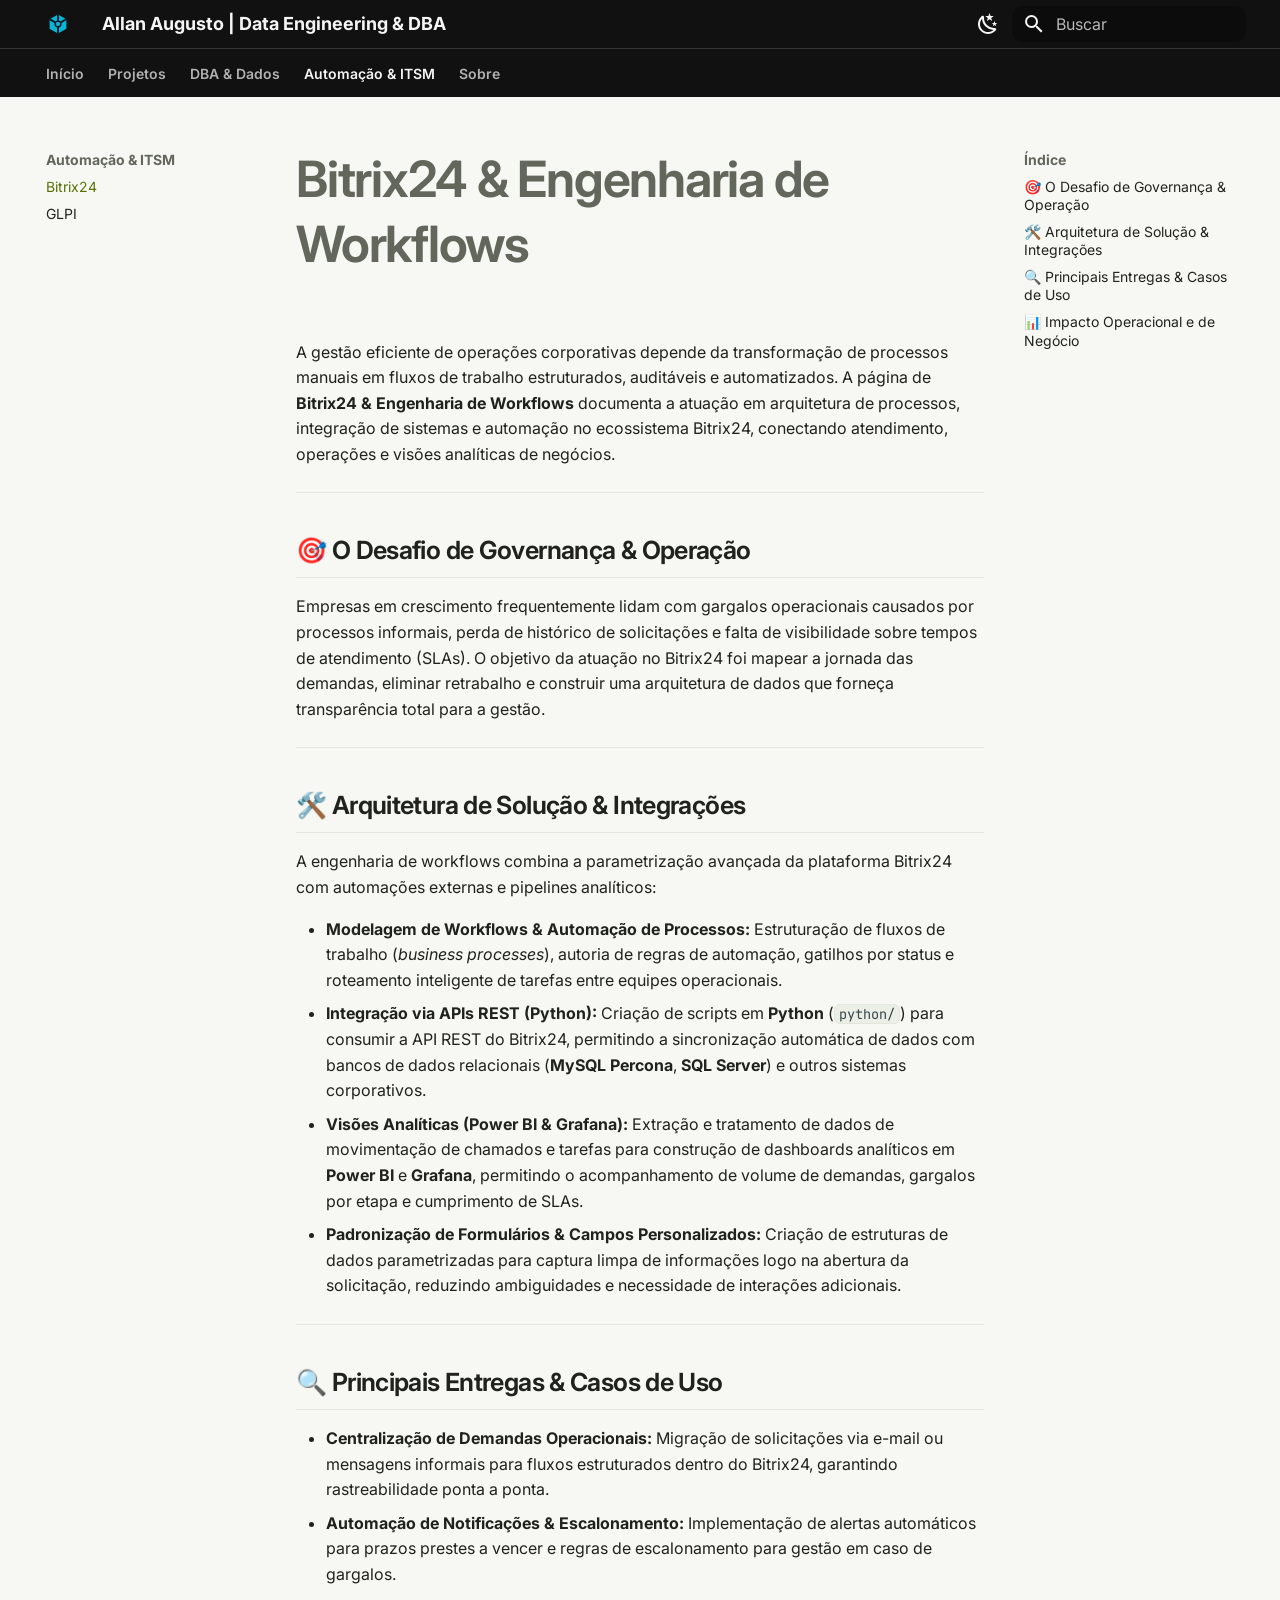
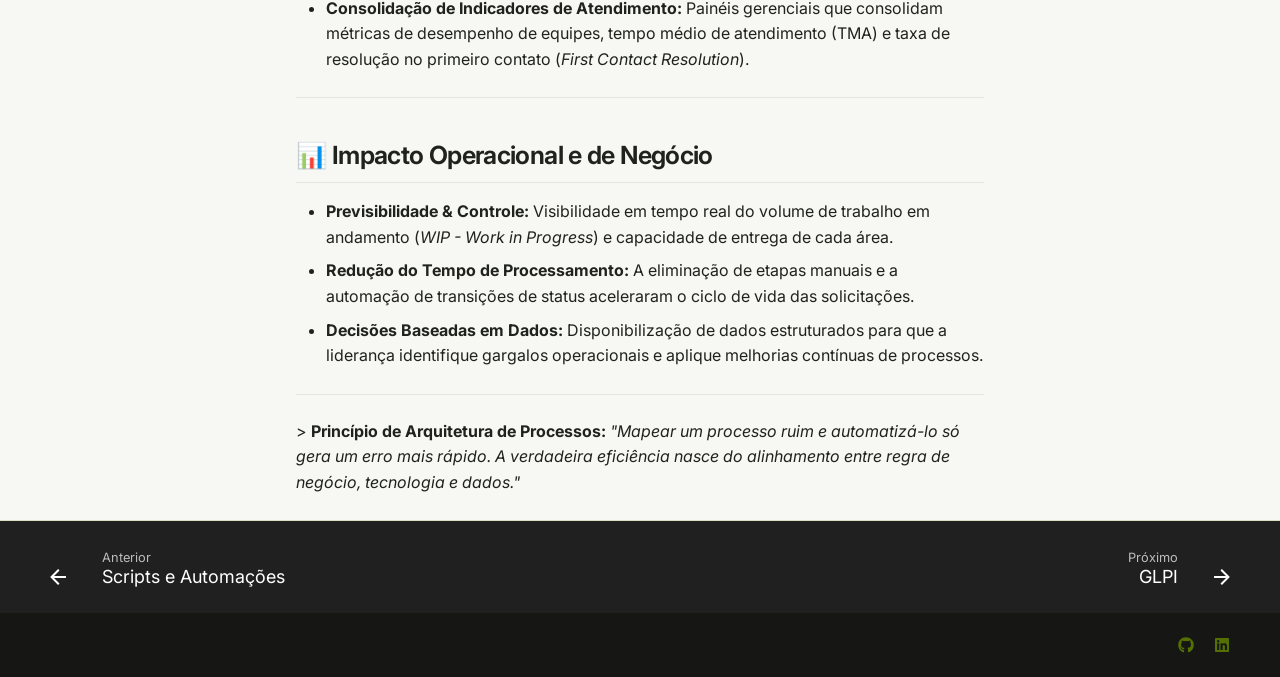
<file: crm/bitrix24/index.html>
<!doctype html>
<html lang="pt" class="no-js">
  <head>
    
      <meta charset="utf-8">
      <meta name="viewport" content="width=device-width,initial-scale=1">
      
        <meta name="description" content="Portfólio técnico de Allan Augusto — Data Engineering, DBA, automação e observabilidade.">
      
      
        <meta name="author" content="Allan Augusto">
      
      
        <link rel="canonical" href="https://Allanao88.github.io/portfolio-docs/crm/bitrix24/">
      
      
        <link rel="prev" href="../../dba/scripts/">
      
      
        <link rel="next" href="../glpi/">
      
      
        
      
      
      <link rel="icon" href="../../assets/favicon.svg">
      <meta name="generator" content="mkdocs-1.6.1, mkdocs-material-9.8.0">
    
    
      
        <title>Bitrix24 - Allan Augusto | Data Engineering & DBA</title>
      
    
    
      <link rel="stylesheet" href="../../assets/stylesheets/main.57a0d79d.min.css">
      
        
        <link rel="stylesheet" href="../../assets/stylesheets/palette.fb2fffe2.min.css">
      
      


    
    
      
    
    
      
        
        
        <link rel="preconnect" href="https://fonts.gstatic.com" crossorigin>
        <link rel="stylesheet" href="https://fonts.googleapis.com/css?family=Inter:300,300i,400,400i,700,700i%7CJetBrains+Mono:400,400i,700,700i&display=fallback">
        <style>:root{--md-text-font:"Inter";--md-code-font:"JetBrains Mono"}</style>
      
    
    
      <link rel="stylesheet" href="../../stylesheets/extra.css">
    
    <script>__md_scope=new URL("../..",location),__md_hash=e=>[...e].reduce(((e,_)=>(e<<5)-e+_.charCodeAt(0)),0),__md_get=(e,_=localStorage,t=__md_scope)=>JSON.parse(_.getItem(t.pathname+"."+e)),__md_set=(e,_,t=localStorage,a=__md_scope)=>{try{t.setItem(a.pathname+"."+e,JSON.stringify(_))}catch(e){}}</script>
    
      

    
    
  </head>
  
  
    
    
      
    
    
    
    
    <body dir="ltr" data-md-color-scheme="default" data-md-color-primary="custom" data-md-color-accent="custom">
  
    
    <input class="md-toggle" data-md-toggle="drawer" type="checkbox" id="__drawer" autocomplete="off">
    <input class="md-toggle" data-md-toggle="search" type="checkbox" id="__search" autocomplete="off">
    <label class="md-overlay" for="__drawer"></label>
    <div data-md-component="skip">
      
        
        <a href="#bitrix24-engenharia-de-workflows" class="md-skip">
          Pular para conteúdo
        </a>
      
    </div>
    <div data-md-component="announce">
      
    </div>
    
    
      

<header class="md-header" data-md-component="header">
  <nav class="md-header__inner md-grid" aria-label="Cabeçalho">
    <a href="../.." title="Allan Augusto | Data Engineering &amp; DBA" class="md-header__button md-logo" aria-label="Allan Augusto | Data Engineering & DBA" data-md-component="logo">
      
  <img src="../../assets/logo.svg" alt="logo">

    </a>
    <label class="md-header__button md-icon" for="__drawer">
      
      <svg xmlns="http://www.w3.org/2000/svg" viewBox="0 0 24 24"><path d="M3 6h18v2H3zm0 5h18v2H3zm0 5h18v2H3z"/></svg>
    </label>
    <div class="md-header__title" data-md-component="header-title">
      <div class="md-header__ellipsis">
        <div class="md-header__topic">
          <span class="md-ellipsis">
            Allan Augusto | Data Engineering & DBA
          </span>
        </div>
        <div class="md-header__topic" data-md-component="header-topic">
          <span class="md-ellipsis">
            
              Bitrix24
            
          </span>
        </div>
      </div>
    </div>
    
      
        <form class="md-header__option" data-md-component="palette">
  
    
    
    
    <input class="md-option" data-md-color-media="(prefers-color-scheme: light)" data-md-color-scheme="default" data-md-color-primary="custom" data-md-color-accent="custom"  aria-label="Mudar para modo escuro"  type="radio" name="__palette" id="__palette_0">
    
      <label class="md-header__button md-icon" title="Mudar para modo escuro" for="__palette_1" hidden>
        <svg xmlns="http://www.w3.org/2000/svg" viewBox="0 0 24 24"><path d="m17.75 4.09-2.53 1.94.91 3.06-2.63-1.81-2.63 1.81.91-3.06-2.53-1.94L12.44 4l1.06-3 1.06 3zm3.5 6.91-1.64 1.25.59 1.98-1.7-1.17-1.7 1.17.59-1.98L15.75 11l2.06-.05L18.5 9l.69 1.95zm-2.28 4.95c.83-.08 1.72 1.1 1.19 1.85-.32.45-.66.87-1.08 1.27C15.17 23 8.84 23 4.94 19.07c-3.91-3.9-3.91-10.24 0-14.14.4-.4.82-.76 1.27-1.08.75-.53 1.93.36 1.85 1.19-.27 2.86.69 5.83 2.89 8.02a9.96 9.96 0 0 0 8.02 2.89m-1.64 2.02a12.08 12.08 0 0 1-7.8-3.47c-2.17-2.19-3.33-5-3.49-7.82-2.81 3.14-2.7 7.96.31 10.98 3.02 3.01 7.84 3.12 10.98.31"/></svg>
      </label>
    
  
    
    
    
    <input class="md-option" data-md-color-media="(prefers-color-scheme: dark)" data-md-color-scheme="slate" data-md-color-primary="custom" data-md-color-accent="custom"  aria-label="Mudar para modo claro"  type="radio" name="__palette" id="__palette_1">
    
      <label class="md-header__button md-icon" title="Mudar para modo claro" for="__palette_0" hidden>
        <svg xmlns="http://www.w3.org/2000/svg" viewBox="0 0 24 24"><path d="M12 7a5 5 0 0 1 5 5 5 5 0 0 1-5 5 5 5 0 0 1-5-5 5 5 0 0 1 5-5m0 2a3 3 0 0 0-3 3 3 3 0 0 0 3 3 3 3 0 0 0 3-3 3 3 0 0 0-3-3m0-7 2.39 3.42C13.65 5.15 12.84 5 12 5s-1.65.15-2.39.42zM3.34 7l4.16-.35A7.2 7.2 0 0 0 5.94 8.5c-.44.74-.69 1.5-.83 2.29zm.02 10 1.76-3.77a7.131 7.131 0 0 0 2.38 4.14zM20.65 7l-1.77 3.79a7.02 7.02 0 0 0-2.38-4.15zm-.01 10-4.14.36c.59-.51 1.12-1.14 1.54-1.86.42-.73.69-1.5.83-2.29zM12 22l-2.41-3.44c.74.27 1.55.44 2.41.44.82 0 1.63-.17 2.37-.44z"/></svg>
      </label>
    
  
</form>
      
    
    
      <script>var palette=__md_get("__palette");if(palette&&palette.color){if("(prefers-color-scheme)"===palette.color.media){var media=matchMedia("(prefers-color-scheme: light)"),input=document.querySelector(media.matches?"[data-md-color-media='(prefers-color-scheme: light)']":"[data-md-color-media='(prefers-color-scheme: dark)']");palette.color.media=input.getAttribute("data-md-color-media"),palette.color.scheme=input.getAttribute("data-md-color-scheme"),palette.color.primary=input.getAttribute("data-md-color-primary"),palette.color.accent=input.getAttribute("data-md-color-accent")}for(var[key,value]of Object.entries(palette.color))document.body.setAttribute("data-md-color-"+key,value)}</script>
    
    
    
      
      
        <label class="md-header__button md-icon" for="__search">
          
          <svg xmlns="http://www.w3.org/2000/svg" viewBox="0 0 24 24"><path d="M9.5 3A6.5 6.5 0 0 1 16 9.5c0 1.61-.59 3.09-1.56 4.23l.27.27h.79l5 5-1.5 1.5-5-5v-.79l-.27-.27A6.52 6.52 0 0 1 9.5 16 6.5 6.5 0 0 1 3 9.5 6.5 6.5 0 0 1 9.5 3m0 2C7 5 5 7 5 9.5S7 14 9.5 14 14 12 14 9.5 12 5 9.5 5"/></svg>
        </label>
        <div class="md-search" data-md-component="search" role="dialog">
  <label class="md-search__overlay" for="__search"></label>
  <div class="md-search__inner" role="search">
    <form class="md-search__form" name="search">
      <input type="text" class="md-search__input" name="query" aria-label="Buscar" placeholder="Buscar" autocapitalize="off" autocorrect="off" autocomplete="off" spellcheck="false" data-md-component="search-query" required>
      <label class="md-search__icon md-icon" for="__search">
        
        <svg xmlns="http://www.w3.org/2000/svg" viewBox="0 0 24 24"><path d="M9.5 3A6.5 6.5 0 0 1 16 9.5c0 1.61-.59 3.09-1.56 4.23l.27.27h.79l5 5-1.5 1.5-5-5v-.79l-.27-.27A6.52 6.52 0 0 1 9.5 16 6.5 6.5 0 0 1 3 9.5 6.5 6.5 0 0 1 9.5 3m0 2C7 5 5 7 5 9.5S7 14 9.5 14 14 12 14 9.5 12 5 9.5 5"/></svg>
        
        <svg xmlns="http://www.w3.org/2000/svg" viewBox="0 0 24 24"><path d="M20 11v2H8l5.5 5.5-1.42 1.42L4.16 12l7.92-7.92L13.5 5.5 8 11z"/></svg>
      </label>
      <nav class="md-search__options" aria-label="Pesquisar">
        
          <a href="javascript:void(0)" class="md-search__icon md-icon" title="Compartilhar" aria-label="Compartilhar" data-clipboard data-clipboard-text="" data-md-component="search-share" tabindex="-1">
            
            <svg xmlns="http://www.w3.org/2000/svg" viewBox="0 0 24 24"><path d="M18 16.08c-.76 0-1.44.3-1.96.77L8.91 12.7c.05-.23.09-.46.09-.7s-.04-.47-.09-.7l7.05-4.11c.54.5 1.25.81 2.04.81a3 3 0 0 0 3-3 3 3 0 0 0-3-3 3 3 0 0 0-3 3c0 .24.04.47.09.7L8.04 9.81C7.5 9.31 6.79 9 6 9a3 3 0 0 0-3 3 3 3 0 0 0 3 3c.79 0 1.5-.31 2.04-.81l7.12 4.15c-.05.21-.08.43-.08.66 0 1.61 1.31 2.91 2.92 2.91s2.92-1.3 2.92-2.91A2.92 2.92 0 0 0 18 16.08"/></svg>
          </a>
        
        <button type="reset" class="md-search__icon md-icon" title="Limpar" aria-label="Limpar" tabindex="-1">
          
          <svg xmlns="http://www.w3.org/2000/svg" viewBox="0 0 24 24"><path d="M19 6.41 17.59 5 12 10.59 6.41 5 5 6.41 10.59 12 5 17.59 6.41 19 12 13.41 17.59 19 19 17.59 13.41 12z"/></svg>
        </button>
      </nav>
      
        <div class="md-search__suggest" data-md-component="search-suggest"></div>
      
    </form>
    <div class="md-search__output">
      <div class="md-search__scrollwrap" tabindex="0" data-md-scrollfix>
        <div class="md-search-result" data-md-component="search-result">
          <div class="md-search-result__meta">
            Inicializando busca
          </div>
          <ol class="md-search-result__list" role="presentation"></ol>
        </div>
      </div>
    </div>
  </div>
</div>
      
    
    
  </nav>
  
</header>
    
    <div class="md-container" data-md-component="container">
      
      
        
          
            
<nav class="md-tabs" aria-label="Abas" data-md-component="tabs">
  <div class="md-grid">
    <ul class="md-tabs__list">
      
        
  
  
  
  
    <li class="md-tabs__item">
      <a href="../.." class="md-tabs__link">
        
  
  
    
  
  Início

      </a>
    </li>
  

      
        
  
  
  
  
    
    
      <li class="md-tabs__item">
        <a href="../../projetos/" class="md-tabs__link">
          
  
  
  Projetos

        </a>
      </li>
    
  

      
        
  
  
  
  
    
    
      <li class="md-tabs__item">
        <a href="../../dba/resiliencia-rca/" class="md-tabs__link">
          
  
  
  DBA & Dados

        </a>
      </li>
    
  

      
        
  
  
  
    
  
  
    
    
      <li class="md-tabs__item md-tabs__item--active">
        <a href="./" class="md-tabs__link">
          
  
  
  Automação & ITSM

        </a>
      </li>
    
  

      
        
  
  
  
  
    
    
      <li class="md-tabs__item">
        <a href="../../sobre/" class="md-tabs__link">
          
  
  
  Sobre

        </a>
      </li>
    
  

      
    </ul>
  </div>
</nav>
          
        
      
      <main class="md-main" data-md-component="main">
        <div class="md-main__inner md-grid">
          
            
              
              <div class="md-sidebar md-sidebar--primary" data-md-component="sidebar" data-md-type="navigation" >
                <div class="md-sidebar__scrollwrap">
                  <div class="md-sidebar__inner">
                    


  


<nav class="md-nav md-nav--primary md-nav--lifted" aria-label="Navegação" data-md-level="0">
  <label class="md-nav__title" for="__drawer">
    <a href="../.." title="Allan Augusto | Data Engineering &amp; DBA" class="md-nav__button md-logo" aria-label="Allan Augusto | Data Engineering & DBA" data-md-component="logo">
      
  <img src="../../assets/logo.svg" alt="logo">

    </a>
    Allan Augusto | Data Engineering & DBA
  </label>
  
  <ul class="md-nav__list" data-md-scrollfix>
    
      
      
  
  
  
  
    <li class="md-nav__item">
      <a href="../.." class="md-nav__link">
        
  
  
  <span class="md-ellipsis">
    
  
    Início
  

    
  </span>
  
  

      </a>
    </li>
  

    
      
      
  
  
  
  
    
    
    
    
      
      
        
      
    
    
    <li class="md-nav__item md-nav__item--nested">
      
        
        
        <input class="md-nav__toggle md-toggle " type="checkbox" id="__nav_2" >
        
          
          <label class="md-nav__link" for="__nav_2" id="__nav_2_label" tabindex="0">
            
  
  
  <span class="md-ellipsis">
    
  
    Projetos
  

    
  </span>
  
  

            <span class="md-nav__icon md-icon"></span>
          </label>
        
        <nav class="md-nav" data-md-level="1" aria-labelledby="__nav_2_label" aria-expanded="false">
          <label class="md-nav__title" for="__nav_2">
            <span class="md-nav__icon md-icon"></span>
            
  
    Projetos
  

          </label>
          <ul class="md-nav__list" data-md-scrollfix>
            
              
                
  
  
  
  
    <li class="md-nav__item">
      <a href="../../projetos/" class="md-nav__link">
        
  
  
  <span class="md-ellipsis">
    
  
    Visão geral
  

    
  </span>
  
  

      </a>
    </li>
  

              
            
              
                
  
  
  
  
    <li class="md-nav__item">
      <a href="../../projetos/portal-monitorizacao/" class="md-nav__link">
        
  
  
  <span class="md-ellipsis">
    
  
    Portal de Observabilidade DBA + IA
  

    
  </span>
  
  

      </a>
    </li>
  

              
            
              
                
  
  
  
  
    <li class="md-nav__item">
      <a href="../../projetos/airflow-observabilidade/" class="md-nav__link">
        
  
  
  <span class="md-ellipsis">
    
  
    Arquitetura Apache Airflow
  

    
  </span>
  
  

      </a>
    </li>
  

              
            
              
                
  
  
  
  
    <li class="md-nav__item">
      <a href="../../projetos/aks-tech-site/" class="md-nav__link">
        
  
  
  <span class="md-ellipsis">
    
  
    Site Institucional AKS - Tech
  

    
  </span>
  
  

      </a>
    </li>
  

              
            
              
                
  
  
  
  
    <li class="md-nav__item">
      <a href="../../projetos/crm-lead-flow/" class="md-nav__link">
        
  
  
  <span class="md-ellipsis">
    
  
    CRM Lead Flow
  

    
  </span>
  
  

      </a>
    </li>
  

              
            
          </ul>
        </nav>
      
    </li>
  

    
      
      
  
  
  
  
    
    
    
    
      
      
        
      
    
    
    <li class="md-nav__item md-nav__item--nested">
      
        
        
        <input class="md-nav__toggle md-toggle " type="checkbox" id="__nav_3" >
        
          
          <label class="md-nav__link" for="__nav_3" id="__nav_3_label" tabindex="0">
            
  
  
  <span class="md-ellipsis">
    
  
    DBA & Dados
  

    
  </span>
  
  

            <span class="md-nav__icon md-icon"></span>
          </label>
        
        <nav class="md-nav" data-md-level="1" aria-labelledby="__nav_3_label" aria-expanded="false">
          <label class="md-nav__title" for="__nav_3">
            <span class="md-nav__icon md-icon"></span>
            
  
    DBA & Dados
  

          </label>
          <ul class="md-nav__list" data-md-scrollfix>
            
              
                
  
  
  
  
    <li class="md-nav__item">
      <a href="../../dba/resiliencia-rca/" class="md-nav__link">
        
  
  
  <span class="md-ellipsis">
    
  
    Resiliência e RCA
  

    
  </span>
  
  

      </a>
    </li>
  

              
            
              
                
  
  
  
  
    <li class="md-nav__item">
      <a href="../../dba/scripts/" class="md-nav__link">
        
  
  
  <span class="md-ellipsis">
    
  
    Scripts e Automações
  

    
  </span>
  
  

      </a>
    </li>
  

              
            
          </ul>
        </nav>
      
    </li>
  

    
      
      
  
  
    
  
  
  
    
    
    
    
      
        
        
      
      
        
      
    
    
    <li class="md-nav__item md-nav__item--active md-nav__item--section md-nav__item--nested">
      
        
        
        <input class="md-nav__toggle md-toggle " type="checkbox" id="__nav_4" checked>
        
          
          <label class="md-nav__link" for="__nav_4" id="__nav_4_label" tabindex="">
            
  
  
  <span class="md-ellipsis">
    
  
    Automação & ITSM
  

    
  </span>
  
  

            <span class="md-nav__icon md-icon"></span>
          </label>
        
        <nav class="md-nav" data-md-level="1" aria-labelledby="__nav_4_label" aria-expanded="true">
          <label class="md-nav__title" for="__nav_4">
            <span class="md-nav__icon md-icon"></span>
            
  
    Automação & ITSM
  

          </label>
          <ul class="md-nav__list" data-md-scrollfix>
            
              
                
  
  
    
  
  
  
    <li class="md-nav__item md-nav__item--active">
      
      <input class="md-nav__toggle md-toggle" type="checkbox" id="__toc">
      
      
        
      
      
        <label class="md-nav__link md-nav__link--active" for="__toc">
          
  
  
  <span class="md-ellipsis">
    
  
    Bitrix24
  

    
  </span>
  
  

          <span class="md-nav__icon md-icon"></span>
        </label>
      
      <a href="./" class="md-nav__link md-nav__link--active">
        
  
  
  <span class="md-ellipsis">
    
  
    Bitrix24
  

    
  </span>
  
  

      </a>
      
        

<nav class="md-nav md-nav--secondary" aria-label="Índice">
  
  
  
    
  
  
    <label class="md-nav__title" for="__toc">
      <span class="md-nav__icon md-icon"></span>
      Índice
    </label>
    <ul class="md-nav__list" data-md-component="toc" data-md-scrollfix>
      
        <li class="md-nav__item">
  <a href="#o-desafio-de-governanca-operacao" class="md-nav__link">
    <span class="md-ellipsis">
      
        🎯 O Desafio de Governança &amp; Operação
      
    </span>
  </a>
  
</li>
      
        <li class="md-nav__item">
  <a href="#arquitetura-de-solucao-integracoes" class="md-nav__link">
    <span class="md-ellipsis">
      
        🛠️ Arquitetura de Solução &amp; Integrações
      
    </span>
  </a>
  
</li>
      
        <li class="md-nav__item">
  <a href="#principais-entregas-casos-de-uso" class="md-nav__link">
    <span class="md-ellipsis">
      
        🔍 Principais Entregas &amp; Casos de Uso
      
    </span>
  </a>
  
</li>
      
        <li class="md-nav__item">
  <a href="#impacto-operacional-e-de-negocio" class="md-nav__link">
    <span class="md-ellipsis">
      
        📊 Impacto Operacional e de Negócio
      
    </span>
  </a>
  
</li>
      
    </ul>
  
</nav>
      
    </li>
  

              
            
              
                
  
  
  
  
    <li class="md-nav__item">
      <a href="../glpi/" class="md-nav__link">
        
  
  
  <span class="md-ellipsis">
    
  
    GLPI
  

    
  </span>
  
  

      </a>
    </li>
  

              
            
          </ul>
        </nav>
      
    </li>
  

    
      
      
  
  
  
  
    
    
    
    
      
      
        
      
    
    
    <li class="md-nav__item md-nav__item--nested">
      
        
        
        <input class="md-nav__toggle md-toggle " type="checkbox" id="__nav_5" >
        
          
          <label class="md-nav__link" for="__nav_5" id="__nav_5_label" tabindex="0">
            
  
  
  <span class="md-ellipsis">
    
  
    Sobre
  

    
  </span>
  
  

            <span class="md-nav__icon md-icon"></span>
          </label>
        
        <nav class="md-nav" data-md-level="1" aria-labelledby="__nav_5_label" aria-expanded="false">
          <label class="md-nav__title" for="__nav_5">
            <span class="md-nav__icon md-icon"></span>
            
  
    Sobre
  

          </label>
          <ul class="md-nav__list" data-md-scrollfix>
            
              
                
  
  
  
  
    <li class="md-nav__item">
      <a href="../../sobre/" class="md-nav__link">
        
  
  
  <span class="md-ellipsis">
    
  
    Perfil profissional
  

    
  </span>
  
  

      </a>
    </li>
  

              
            
              
                
  
  
  
  
    <li class="md-nav__item">
      <a href="../../stack/" class="md-nav__link">
        
  
  
  <span class="md-ellipsis">
    
  
    Stack tecnológica
  

    
  </span>
  
  

      </a>
    </li>
  

              
            
          </ul>
        </nav>
      
    </li>
  

    
  </ul>
</nav>
                  </div>
                </div>
              </div>
            
            
              
              <div class="md-sidebar md-sidebar--secondary" data-md-component="sidebar" data-md-type="toc" >
                <div class="md-sidebar__scrollwrap">
                  <div class="md-sidebar__inner">
                    

<nav class="md-nav md-nav--secondary" aria-label="Índice">
  
  
  
    
  
  
    <label class="md-nav__title" for="__toc">
      <span class="md-nav__icon md-icon"></span>
      Índice
    </label>
    <ul class="md-nav__list" data-md-component="toc" data-md-scrollfix>
      
        <li class="md-nav__item">
  <a href="#o-desafio-de-governanca-operacao" class="md-nav__link">
    <span class="md-ellipsis">
      
        🎯 O Desafio de Governança &amp; Operação
      
    </span>
  </a>
  
</li>
      
        <li class="md-nav__item">
  <a href="#arquitetura-de-solucao-integracoes" class="md-nav__link">
    <span class="md-ellipsis">
      
        🛠️ Arquitetura de Solução &amp; Integrações
      
    </span>
  </a>
  
</li>
      
        <li class="md-nav__item">
  <a href="#principais-entregas-casos-de-uso" class="md-nav__link">
    <span class="md-ellipsis">
      
        🔍 Principais Entregas &amp; Casos de Uso
      
    </span>
  </a>
  
</li>
      
        <li class="md-nav__item">
  <a href="#impacto-operacional-e-de-negocio" class="md-nav__link">
    <span class="md-ellipsis">
      
        📊 Impacto Operacional e de Negócio
      
    </span>
  </a>
  
</li>
      
    </ul>
  
</nav>
                  </div>
                </div>
              </div>
            
          
          
            <div class="md-content" data-md-component="content">
              
              <article class="md-content__inner md-typeset">
                
                  



<h1 id="bitrix24-engenharia-de-workflows">Bitrix24 &amp; Engenharia de Workflows</h1>
<p>A gestão eficiente de operações corporativas depende da transformação de processos manuais em fluxos de trabalho estruturados, auditáveis e automatizados. A página de <strong>Bitrix24 &amp; Engenharia de Workflows</strong> documenta a atuação em arquitetura de processos, integração de sistemas e automação no ecossistema Bitrix24, conectando atendimento, operações e visões analíticas de negócios.</p>
<hr />
<h2 id="o-desafio-de-governanca-operacao">🎯 O Desafio de Governança &amp; Operação</h2>
<p>Empresas em crescimento frequentemente lidam com gargalos operacionais causados por processos informais, perda de histórico de solicitações e falta de visibilidade sobre tempos de atendimento (SLAs). O objetivo da atuação no Bitrix24 foi mapear a jornada das demandas, eliminar retrabalho e construir uma arquitetura de dados que forneça transparência total para a gestão.</p>
<hr />
<h2 id="arquitetura-de-solucao-integracoes">🛠️ Arquitetura de Solução &amp; Integrações</h2>
<p>A engenharia de workflows combina a parametrização avançada da plataforma Bitrix24 com automações externas e pipelines analíticos:</p>
<ul>
<li><strong>Modelagem de Workflows &amp; Automação de Processos:</strong> Estruturação de fluxos de trabalho (<em>business processes</em>), autoria de regras de automação, gatilhos por status e roteamento inteligente de tarefas entre equipes operacionais.</li>
<li><strong>Integração via APIs REST (Python):</strong> Criação de scripts em <strong>Python</strong> (<code>python/</code>) para consumir a API REST do Bitrix24, permitindo a sincronização automática de dados com bancos de dados relacionais (<strong>MySQL Percona</strong>, <strong>SQL Server</strong>) e outros sistemas corporativos.</li>
<li><strong>Visões Analíticas (Power BI &amp; Grafana):</strong> Extração e tratamento de dados de movimentação de chamados e tarefas para construção de dashboards analíticos em <strong>Power BI</strong> e <strong>Grafana</strong>, permitindo o acompanhamento de volume de demandas, gargalos por etapa e cumprimento de SLAs.</li>
<li><strong>Padronização de Formulários &amp; Campos Personalizados:</strong> Criação de estruturas de dados parametrizadas para captura limpa de informações logo na abertura da solicitação, reduzindo ambiguidades e necessidade de interações adicionais.</li>
</ul>
<hr />
<h2 id="principais-entregas-casos-de-uso">🔍 Principais Entregas &amp; Casos de Uso</h2>
<ul>
<li><strong>Centralização de Demandas Operacionais:</strong> Migração de solicitações via e-mail ou mensagens informais para fluxos estruturados dentro do Bitrix24, garantindo rastreabilidade ponta a ponta.</li>
<li><strong>Automação de Notificações &amp; Escalonamento:</strong> Implementação de alertas automáticos para prazos prestes a vencer e regras de escalonamento para gestão em caso de gargalos.</li>
<li><strong>Consolidação de Indicadores de Atendimento:</strong> Painéis gerenciais que consolidam métricas de desempenho de equipes, tempo médio de atendimento (TMA) e taxa de resolução no primeiro contato (<em>First Contact Resolution</em>).</li>
</ul>
<hr />
<h2 id="impacto-operacional-e-de-negocio">📊 Impacto Operacional e de Negócio</h2>
<ul>
<li><strong>Previsibilidade &amp; Controle:</strong> Visibilidade em tempo real do volume de trabalho em andamento (<em>WIP - Work in Progress</em>) e capacidade de entrega de cada área.</li>
<li><strong>Redução do Tempo de Processamento:</strong> A eliminação de etapas manuais e a automação de transições de status aceleraram o ciclo de vida das solicitações.</li>
<li><strong>Decisões Baseadas em Dados:</strong> Disponibilização de dados estruturados para que a liderança identifique gargalos operacionais e aplique melhorias contínuas de processos.</li>
</ul>
<hr />
<p>&gt; <strong>Princípio de Arquitetura de Processos:</strong> <em>"Mapear um processo ruim e automatizá-lo só gera um erro mais rápido. A verdadeira eficiência nasce do alinhamento entre regra de negócio, tecnologia e dados."</em></p>












                
              </article>
            </div>
          
          
  <script>var tabs=__md_get("__tabs");if(Array.isArray(tabs))e:for(var set of document.querySelectorAll(".tabbed-set")){var labels=set.querySelector(".tabbed-labels");for(var tab of tabs)for(var label of labels.getElementsByTagName("label"))if(label.innerText.trim()===tab){var input=document.getElementById(label.htmlFor);input.checked=!0;continue e}}</script>

<script>var target=document.getElementById(location.hash.slice(1));target&&target.name&&(target.checked=target.name.startsWith("__tabbed_"))</script>
        </div>
        
          <button type="button" class="md-top md-icon" data-md-component="top" hidden>
  
  <svg xmlns="http://www.w3.org/2000/svg" viewBox="0 0 24 24"><path d="M13 20h-2V8l-5.5 5.5-1.42-1.42L12 4.16l7.92 7.92-1.42 1.42L13 8z"/></svg>
  Voltar para o topo
</button>
        
      </main>
      
        <footer class="md-footer">
  
    
      
      <nav class="md-footer__inner md-grid" aria-label="Rodapé" >
        
          
          <a href="../../dba/scripts/" class="md-footer__link md-footer__link--prev" aria-label="Anterior: Scripts e Automações">
            <div class="md-footer__button md-icon">
              
              <svg xmlns="http://www.w3.org/2000/svg" viewBox="0 0 24 24"><path d="M20 11v2H8l5.5 5.5-1.42 1.42L4.16 12l7.92-7.92L13.5 5.5 8 11z"/></svg>
            </div>
            <div class="md-footer__title">
              <span class="md-footer__direction">
                Anterior
              </span>
              <div class="md-ellipsis">
                Scripts e Automações
              </div>
            </div>
          </a>
        
        
          
          <a href="../glpi/" class="md-footer__link md-footer__link--next" aria-label="Próximo: GLPI">
            <div class="md-footer__title">
              <span class="md-footer__direction">
                Próximo
              </span>
              <div class="md-ellipsis">
                GLPI
              </div>
            </div>
            <div class="md-footer__button md-icon">
              
              <svg xmlns="http://www.w3.org/2000/svg" viewBox="0 0 24 24"><path d="M4 11v2h12l-5.5 5.5 1.42 1.42L19.84 12l-7.92-7.92L10.5 5.5 16 11z"/></svg>
            </div>
          </a>
        
      </nav>
    
  
  <div class="md-footer-meta md-typeset">
    <div class="md-footer-meta__inner md-grid">
      <div class="md-copyright">
  
  
</div>
      
        
<div class="md-social">
  
    
    
    
    
    <a href="https://github.com/Allanao88" target="_blank" rel="noopener" title="Allan no GitHub" class="md-social__link">
      <svg xmlns="http://www.w3.org/2000/svg" viewBox="0 0 512 512"><!--! Font Awesome Free 7.1.0 by @fontawesome - https://fontawesome.com License - https://fontawesome.com/license/free (Icons: CC BY 4.0, Fonts: SIL OFL 1.1, Code: MIT License) Copyright 2025 Fonticons, Inc.--><path d="M173.9 397.4c0 2-2.3 3.6-5.2 3.6-3.3.3-5.6-1.3-5.6-3.6 0-2 2.3-3.6 5.2-3.6 3-.3 5.6 1.3 5.6 3.6m-31.1-4.5c-.7 2 1.3 4.3 4.3 4.9 2.6 1 5.6 0 6.2-2s-1.3-4.3-4.3-5.2c-2.6-.7-5.5.3-6.2 2.3m44.2-1.7c-2.9.7-4.9 2.6-4.6 4.9.3 2 2.9 3.3 5.9 2.6 2.9-.7 4.9-2.6 4.6-4.6-.3-1.9-3-3.2-5.9-2.9M252.8 8C114.1 8 8 113.3 8 252c0 110.9 69.8 205.8 169.5 239.2 12.8 2.3 17.3-5.6 17.3-12.1 0-6.2-.3-40.4-.3-61.4 0 0-70 15-84.7-29.8 0 0-11.4-29.1-27.8-36.6 0 0-22.9-15.7 1.6-15.4 0 0 24.9 2 38.6 25.8 21.9 38.6 58.6 27.5 72.9 20.9 2.3-16 8.8-27.1 16-33.7-55.9-6.2-112.3-14.3-112.3-110.5 0-27.5 7.6-41.3 23.6-58.9-2.6-6.5-11.1-33.3 2.6-67.9 20.9-6.5 69 27 69 27 20-5.6 41.5-8.5 62.8-8.5s42.8 2.9 62.8 8.5c0 0 48.1-33.6 69-27 13.7 34.7 5.2 61.4 2.6 67.9 16 17.7 25.8 31.5 25.8 58.9 0 96.5-58.9 104.2-114.8 110.5 9.2 7.9 17 22.9 17 46.4 0 33.7-.3 75.4-.3 83.6 0 6.5 4.6 14.4 17.3 12.1C436.2 457.8 504 362.9 504 252 504 113.3 391.5 8 252.8 8M105.2 352.9c-1.3 1-1 3.3.7 5.2 1.6 1.6 3.9 2.3 5.2 1 1.3-1 1-3.3-.7-5.2-1.6-1.6-3.9-2.3-5.2-1m-10.8-8.1c-.7 1.3.3 2.9 2.3 3.9 1.6 1 3.6.7 4.3-.7.7-1.3-.3-2.9-2.3-3.9-2-.6-3.6-.3-4.3.7m32.4 35.6c-1.6 1.3-1 4.3 1.3 6.2 2.3 2.3 5.2 2.6 6.5 1 1.3-1.3.7-4.3-1.3-6.2-2.2-2.3-5.2-2.6-6.5-1m-11.4-14.7c-1.6 1-1.6 3.6 0 5.9s4.3 3.3 5.6 2.3c1.6-1.3 1.6-3.9 0-6.2-1.4-2.3-4-3.3-5.6-2"/></svg>
    </a>
  
    
    
    
    
    <a href="https://www.linkedin.com/in/allan-augusto-carvalho-de-oliveira-102b985b" target="_blank" rel="noopener" title="Allan no LinkedIn" class="md-social__link">
      <svg xmlns="http://www.w3.org/2000/svg" viewBox="0 0 448 512"><!--! Font Awesome Free 7.1.0 by @fontawesome - https://fontawesome.com License - https://fontawesome.com/license/free (Icons: CC BY 4.0, Fonts: SIL OFL 1.1, Code: MIT License) Copyright 2025 Fonticons, Inc.--><path d="M416 32H31.9C14.3 32 0 46.5 0 64.3v383.4C0 465.5 14.3 480 31.9 480H416c17.6 0 32-14.5 32-32.3V64.3c0-17.8-14.4-32.3-32-32.3M135.4 416H69V202.2h66.5V416zM102.2 96a38.5 38.5 0 1 1 0 77 38.5 38.5 0 1 1 0-77m282.1 320h-66.4V312c0-24.8-.5-56.7-34.5-56.7-34.6 0-39.9 27-39.9 54.9V416h-66.4V202.2h63.7v29.2h.9c8.9-16.8 30.6-34.5 62.9-34.5 67.2 0 79.7 44.3 79.7 101.9z"/></svg>
    </a>
  
</div>
      
    </div>
  </div>
</footer>
      
    </div>
    <div class="md-dialog" data-md-component="dialog">
      <div class="md-dialog__inner md-typeset"></div>
    </div>
    
      <div class="md-progress" data-md-component="progress" role="progressbar"></div>
    
    
    
      
      
      <script id="__config" type="application/json">{"annotate": null, "base": "../..", "features": ["navigation.instant", "navigation.instant.progress", "navigation.tabs", "navigation.sections", "navigation.top", "navigation.tracking", "navigation.footer", "toc.follow", "search.suggest", "search.highlight", "search.share", "content.code.copy", "content.code.annotate", "content.tabs.link"], "search": "../../assets/javascripts/workers/search.a7633da7.min.js", "tags": null, "translations": {"clipboard.copied": "Copiado para \u00e1rea de transfer\u00eancia", "clipboard.copy": "Copiar para \u00e1rea de transfer\u00eancia", "search.result.more.one": "mais 1 nesta p\u00e1gina", "search.result.more.other": "# mais nesta p\u00e1gina", "search.result.none": "Nenhum documento encontrado", "search.result.one": "1 documento encontrado", "search.result.other": "# documentos encontrados", "search.result.placeholder": "Digite para iniciar a busca", "search.result.term.missing": "Ausente", "select.version": "Selecione a vers\u00e3o"}, "version": null}</script>
    
    
      <script src="../../assets/javascripts/bundle.c21346df.min.js"></script>
      
    
  </body>
</html>
</file>
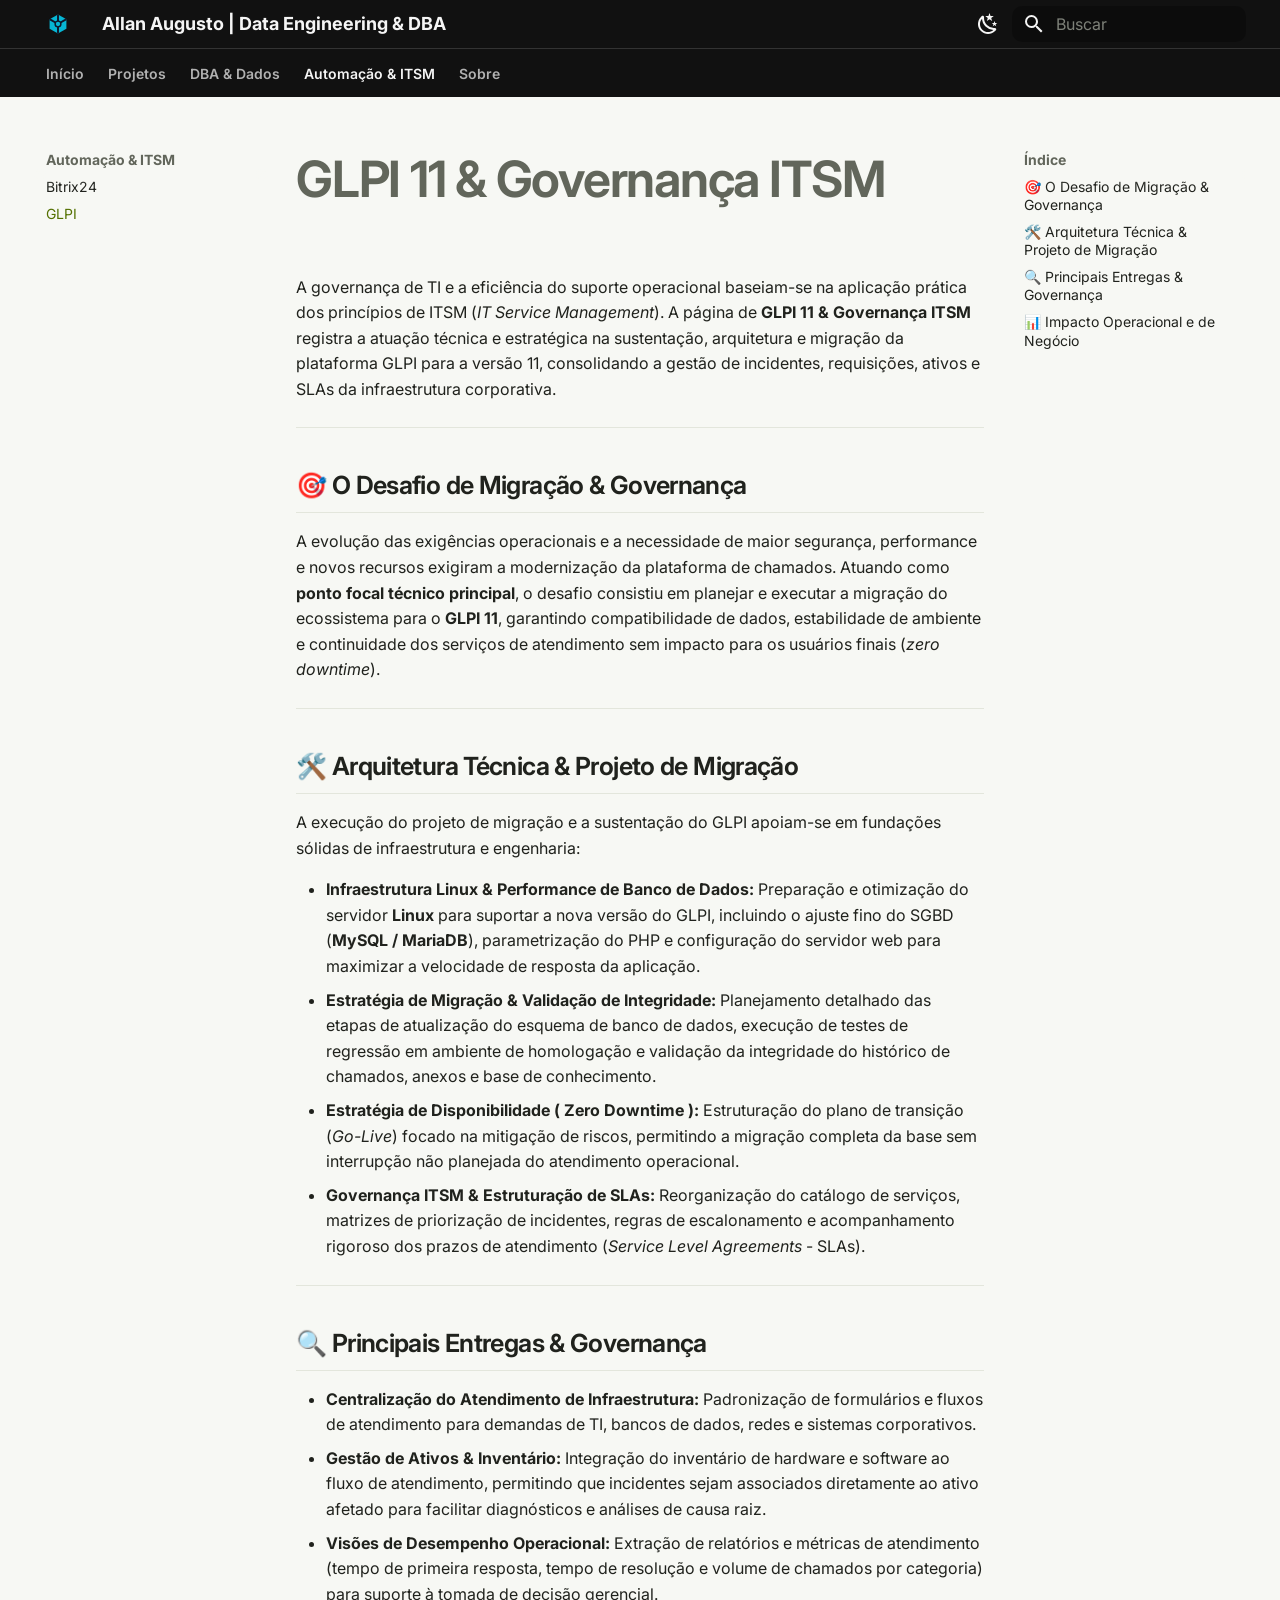
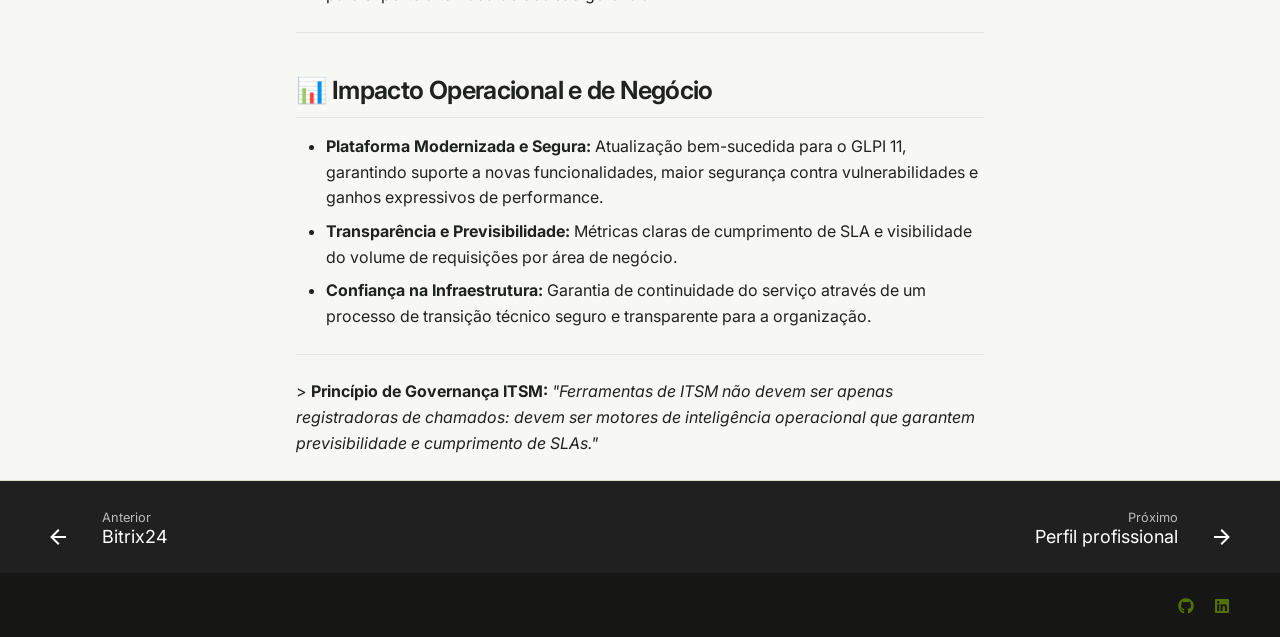
<file: crm/glpi/index.html>
<!doctype html>
<html lang="pt" class="no-js">
  <head>
    
      <meta charset="utf-8">
      <meta name="viewport" content="width=device-width,initial-scale=1">
      
        <meta name="description" content="Portfólio técnico de Allan Augusto — Data Engineering, DBA, automação e observabilidade.">
      
      
        <meta name="author" content="Allan Augusto">
      
      
        <link rel="canonical" href="https://Allanao88.github.io/portfolio-docs/crm/glpi/">
      
      
        <link rel="prev" href="../bitrix24/">
      
      
        <link rel="next" href="../../sobre/">
      
      
        
      
      
      <link rel="icon" href="../../assets/favicon.svg">
      <meta name="generator" content="mkdocs-1.6.1, mkdocs-material-9.8.0">
    
    
      
        <title>GLPI - Allan Augusto | Data Engineering & DBA</title>
      
    
    
      <link rel="stylesheet" href="../../assets/stylesheets/main.57a0d79d.min.css">
      
        
        <link rel="stylesheet" href="../../assets/stylesheets/palette.fb2fffe2.min.css">
      
      


    
    
      
    
    
      
        
        
        <link rel="preconnect" href="https://fonts.gstatic.com" crossorigin>
        <link rel="stylesheet" href="https://fonts.googleapis.com/css?family=Inter:300,300i,400,400i,700,700i%7CJetBrains+Mono:400,400i,700,700i&display=fallback">
        <style>:root{--md-text-font:"Inter";--md-code-font:"JetBrains Mono"}</style>
      
    
    
      <link rel="stylesheet" href="../../stylesheets/extra.css">
    
    <script>__md_scope=new URL("../..",location),__md_hash=e=>[...e].reduce(((e,_)=>(e<<5)-e+_.charCodeAt(0)),0),__md_get=(e,_=localStorage,t=__md_scope)=>JSON.parse(_.getItem(t.pathname+"."+e)),__md_set=(e,_,t=localStorage,a=__md_scope)=>{try{t.setItem(a.pathname+"."+e,JSON.stringify(_))}catch(e){}}</script>
    
      

    
    
  </head>
  
  
    
    
      
    
    
    
    
    <body dir="ltr" data-md-color-scheme="default" data-md-color-primary="custom" data-md-color-accent="custom">
  
    
    <input class="md-toggle" data-md-toggle="drawer" type="checkbox" id="__drawer" autocomplete="off">
    <input class="md-toggle" data-md-toggle="search" type="checkbox" id="__search" autocomplete="off">
    <label class="md-overlay" for="__drawer"></label>
    <div data-md-component="skip">
      
        
        <a href="#glpi-11-governanca-itsm" class="md-skip">
          Pular para conteúdo
        </a>
      
    </div>
    <div data-md-component="announce">
      
    </div>
    
    
      

<header class="md-header" data-md-component="header">
  <nav class="md-header__inner md-grid" aria-label="Cabeçalho">
    <a href="../.." title="Allan Augusto | Data Engineering &amp; DBA" class="md-header__button md-logo" aria-label="Allan Augusto | Data Engineering & DBA" data-md-component="logo">
      
  <img src="../../assets/logo.svg" alt="logo">

    </a>
    <label class="md-header__button md-icon" for="__drawer">
      
      <svg xmlns="http://www.w3.org/2000/svg" viewBox="0 0 24 24"><path d="M3 6h18v2H3zm0 5h18v2H3zm0 5h18v2H3z"/></svg>
    </label>
    <div class="md-header__title" data-md-component="header-title">
      <div class="md-header__ellipsis">
        <div class="md-header__topic">
          <span class="md-ellipsis">
            Allan Augusto | Data Engineering & DBA
          </span>
        </div>
        <div class="md-header__topic" data-md-component="header-topic">
          <span class="md-ellipsis">
            
              GLPI
            
          </span>
        </div>
      </div>
    </div>
    
      
        <form class="md-header__option" data-md-component="palette">
  
    
    
    
    <input class="md-option" data-md-color-media="(prefers-color-scheme: light)" data-md-color-scheme="default" data-md-color-primary="custom" data-md-color-accent="custom"  aria-label="Mudar para modo escuro"  type="radio" name="__palette" id="__palette_0">
    
      <label class="md-header__button md-icon" title="Mudar para modo escuro" for="__palette_1" hidden>
        <svg xmlns="http://www.w3.org/2000/svg" viewBox="0 0 24 24"><path d="m17.75 4.09-2.53 1.94.91 3.06-2.63-1.81-2.63 1.81.91-3.06-2.53-1.94L12.44 4l1.06-3 1.06 3zm3.5 6.91-1.64 1.25.59 1.98-1.7-1.17-1.7 1.17.59-1.98L15.75 11l2.06-.05L18.5 9l.69 1.95zm-2.28 4.95c.83-.08 1.72 1.1 1.19 1.85-.32.45-.66.87-1.08 1.27C15.17 23 8.84 23 4.94 19.07c-3.91-3.9-3.91-10.24 0-14.14.4-.4.82-.76 1.27-1.08.75-.53 1.93.36 1.85 1.19-.27 2.86.69 5.83 2.89 8.02a9.96 9.96 0 0 0 8.02 2.89m-1.64 2.02a12.08 12.08 0 0 1-7.8-3.47c-2.17-2.19-3.33-5-3.49-7.82-2.81 3.14-2.7 7.96.31 10.98 3.02 3.01 7.84 3.12 10.98.31"/></svg>
      </label>
    
  
    
    
    
    <input class="md-option" data-md-color-media="(prefers-color-scheme: dark)" data-md-color-scheme="slate" data-md-color-primary="custom" data-md-color-accent="custom"  aria-label="Mudar para modo claro"  type="radio" name="__palette" id="__palette_1">
    
      <label class="md-header__button md-icon" title="Mudar para modo claro" for="__palette_0" hidden>
        <svg xmlns="http://www.w3.org/2000/svg" viewBox="0 0 24 24"><path d="M12 7a5 5 0 0 1 5 5 5 5 0 0 1-5 5 5 5 0 0 1-5-5 5 5 0 0 1 5-5m0 2a3 3 0 0 0-3 3 3 3 0 0 0 3 3 3 3 0 0 0 3-3 3 3 0 0 0-3-3m0-7 2.39 3.42C13.65 5.15 12.84 5 12 5s-1.65.15-2.39.42zM3.34 7l4.16-.35A7.2 7.2 0 0 0 5.94 8.5c-.44.74-.69 1.5-.83 2.29zm.02 10 1.76-3.77a7.131 7.131 0 0 0 2.38 4.14zM20.65 7l-1.77 3.79a7.02 7.02 0 0 0-2.38-4.15zm-.01 10-4.14.36c.59-.51 1.12-1.14 1.54-1.86.42-.73.69-1.5.83-2.29zM12 22l-2.41-3.44c.74.27 1.55.44 2.41.44.82 0 1.63-.17 2.37-.44z"/></svg>
      </label>
    
  
</form>
      
    
    
      <script>var palette=__md_get("__palette");if(palette&&palette.color){if("(prefers-color-scheme)"===palette.color.media){var media=matchMedia("(prefers-color-scheme: light)"),input=document.querySelector(media.matches?"[data-md-color-media='(prefers-color-scheme: light)']":"[data-md-color-media='(prefers-color-scheme: dark)']");palette.color.media=input.getAttribute("data-md-color-media"),palette.color.scheme=input.getAttribute("data-md-color-scheme"),palette.color.primary=input.getAttribute("data-md-color-primary"),palette.color.accent=input.getAttribute("data-md-color-accent")}for(var[key,value]of Object.entries(palette.color))document.body.setAttribute("data-md-color-"+key,value)}</script>
    
    
    
      
      
        <label class="md-header__button md-icon" for="__search">
          
          <svg xmlns="http://www.w3.org/2000/svg" viewBox="0 0 24 24"><path d="M9.5 3A6.5 6.5 0 0 1 16 9.5c0 1.61-.59 3.09-1.56 4.23l.27.27h.79l5 5-1.5 1.5-5-5v-.79l-.27-.27A6.52 6.52 0 0 1 9.5 16 6.5 6.5 0 0 1 3 9.5 6.5 6.5 0 0 1 9.5 3m0 2C7 5 5 7 5 9.5S7 14 9.5 14 14 12 14 9.5 12 5 9.5 5"/></svg>
        </label>
        <div class="md-search" data-md-component="search" role="dialog">
  <label class="md-search__overlay" for="__search"></label>
  <div class="md-search__inner" role="search">
    <form class="md-search__form" name="search">
      <input type="text" class="md-search__input" name="query" aria-label="Buscar" placeholder="Buscar" autocapitalize="off" autocorrect="off" autocomplete="off" spellcheck="false" data-md-component="search-query" required>
      <label class="md-search__icon md-icon" for="__search">
        
        <svg xmlns="http://www.w3.org/2000/svg" viewBox="0 0 24 24"><path d="M9.5 3A6.5 6.5 0 0 1 16 9.5c0 1.61-.59 3.09-1.56 4.23l.27.27h.79l5 5-1.5 1.5-5-5v-.79l-.27-.27A6.52 6.52 0 0 1 9.5 16 6.5 6.5 0 0 1 3 9.5 6.5 6.5 0 0 1 9.5 3m0 2C7 5 5 7 5 9.5S7 14 9.5 14 14 12 14 9.5 12 5 9.5 5"/></svg>
        
        <svg xmlns="http://www.w3.org/2000/svg" viewBox="0 0 24 24"><path d="M20 11v2H8l5.5 5.5-1.42 1.42L4.16 12l7.92-7.92L13.5 5.5 8 11z"/></svg>
      </label>
      <nav class="md-search__options" aria-label="Pesquisar">
        
          <a href="javascript:void(0)" class="md-search__icon md-icon" title="Compartilhar" aria-label="Compartilhar" data-clipboard data-clipboard-text="" data-md-component="search-share" tabindex="-1">
            
            <svg xmlns="http://www.w3.org/2000/svg" viewBox="0 0 24 24"><path d="M18 16.08c-.76 0-1.44.3-1.96.77L8.91 12.7c.05-.23.09-.46.09-.7s-.04-.47-.09-.7l7.05-4.11c.54.5 1.25.81 2.04.81a3 3 0 0 0 3-3 3 3 0 0 0-3-3 3 3 0 0 0-3 3c0 .24.04.47.09.7L8.04 9.81C7.5 9.31 6.79 9 6 9a3 3 0 0 0-3 3 3 3 0 0 0 3 3c.79 0 1.5-.31 2.04-.81l7.12 4.15c-.05.21-.08.43-.08.66 0 1.61 1.31 2.91 2.92 2.91s2.92-1.3 2.92-2.91A2.92 2.92 0 0 0 18 16.08"/></svg>
          </a>
        
        <button type="reset" class="md-search__icon md-icon" title="Limpar" aria-label="Limpar" tabindex="-1">
          
          <svg xmlns="http://www.w3.org/2000/svg" viewBox="0 0 24 24"><path d="M19 6.41 17.59 5 12 10.59 6.41 5 5 6.41 10.59 12 5 17.59 6.41 19 12 13.41 17.59 19 19 17.59 13.41 12z"/></svg>
        </button>
      </nav>
      
        <div class="md-search__suggest" data-md-component="search-suggest"></div>
      
    </form>
    <div class="md-search__output">
      <div class="md-search__scrollwrap" tabindex="0" data-md-scrollfix>
        <div class="md-search-result" data-md-component="search-result">
          <div class="md-search-result__meta">
            Inicializando busca
          </div>
          <ol class="md-search-result__list" role="presentation"></ol>
        </div>
      </div>
    </div>
  </div>
</div>
      
    
    
  </nav>
  
</header>
    
    <div class="md-container" data-md-component="container">
      
      
        
          
            
<nav class="md-tabs" aria-label="Abas" data-md-component="tabs">
  <div class="md-grid">
    <ul class="md-tabs__list">
      
        
  
  
  
  
    <li class="md-tabs__item">
      <a href="../.." class="md-tabs__link">
        
  
  
    
  
  Início

      </a>
    </li>
  

      
        
  
  
  
  
    
    
      <li class="md-tabs__item">
        <a href="../../projetos/" class="md-tabs__link">
          
  
  
  Projetos

        </a>
      </li>
    
  

      
        
  
  
  
  
    
    
      <li class="md-tabs__item">
        <a href="../../dba/resiliencia-rca/" class="md-tabs__link">
          
  
  
  DBA & Dados

        </a>
      </li>
    
  

      
        
  
  
  
    
  
  
    
    
      <li class="md-tabs__item md-tabs__item--active">
        <a href="../bitrix24/" class="md-tabs__link">
          
  
  
  Automação & ITSM

        </a>
      </li>
    
  

      
        
  
  
  
  
    
    
      <li class="md-tabs__item">
        <a href="../../sobre/" class="md-tabs__link">
          
  
  
  Sobre

        </a>
      </li>
    
  

      
    </ul>
  </div>
</nav>
          
        
      
      <main class="md-main" data-md-component="main">
        <div class="md-main__inner md-grid">
          
            
              
              <div class="md-sidebar md-sidebar--primary" data-md-component="sidebar" data-md-type="navigation" >
                <div class="md-sidebar__scrollwrap">
                  <div class="md-sidebar__inner">
                    


  


<nav class="md-nav md-nav--primary md-nav--lifted" aria-label="Navegação" data-md-level="0">
  <label class="md-nav__title" for="__drawer">
    <a href="../.." title="Allan Augusto | Data Engineering &amp; DBA" class="md-nav__button md-logo" aria-label="Allan Augusto | Data Engineering & DBA" data-md-component="logo">
      
  <img src="../../assets/logo.svg" alt="logo">

    </a>
    Allan Augusto | Data Engineering & DBA
  </label>
  
  <ul class="md-nav__list" data-md-scrollfix>
    
      
      
  
  
  
  
    <li class="md-nav__item">
      <a href="../.." class="md-nav__link">
        
  
  
  <span class="md-ellipsis">
    
  
    Início
  

    
  </span>
  
  

      </a>
    </li>
  

    
      
      
  
  
  
  
    
    
    
    
      
      
        
      
    
    
    <li class="md-nav__item md-nav__item--nested">
      
        
        
        <input class="md-nav__toggle md-toggle " type="checkbox" id="__nav_2" >
        
          
          <label class="md-nav__link" for="__nav_2" id="__nav_2_label" tabindex="0">
            
  
  
  <span class="md-ellipsis">
    
  
    Projetos
  

    
  </span>
  
  

            <span class="md-nav__icon md-icon"></span>
          </label>
        
        <nav class="md-nav" data-md-level="1" aria-labelledby="__nav_2_label" aria-expanded="false">
          <label class="md-nav__title" for="__nav_2">
            <span class="md-nav__icon md-icon"></span>
            
  
    Projetos
  

          </label>
          <ul class="md-nav__list" data-md-scrollfix>
            
              
                
  
  
  
  
    <li class="md-nav__item">
      <a href="../../projetos/" class="md-nav__link">
        
  
  
  <span class="md-ellipsis">
    
  
    Visão geral
  

    
  </span>
  
  

      </a>
    </li>
  

              
            
              
                
  
  
  
  
    <li class="md-nav__item">
      <a href="../../projetos/portal-monitorizacao/" class="md-nav__link">
        
  
  
  <span class="md-ellipsis">
    
  
    Portal de Observabilidade DBA + IA
  

    
  </span>
  
  

      </a>
    </li>
  

              
            
              
                
  
  
  
  
    <li class="md-nav__item">
      <a href="../../projetos/airflow-observabilidade/" class="md-nav__link">
        
  
  
  <span class="md-ellipsis">
    
  
    Arquitetura Apache Airflow
  

    
  </span>
  
  

      </a>
    </li>
  

              
            
              
                
  
  
  
  
    <li class="md-nav__item">
      <a href="../../projetos/aks-tech-site/" class="md-nav__link">
        
  
  
  <span class="md-ellipsis">
    
  
    Site Institucional AKS - Tech
  

    
  </span>
  
  

      </a>
    </li>
  

              
            
              
                
  
  
  
  
    <li class="md-nav__item">
      <a href="../../projetos/crm-lead-flow/" class="md-nav__link">
        
  
  
  <span class="md-ellipsis">
    
  
    CRM Lead Flow
  

    
  </span>
  
  

      </a>
    </li>
  

              
            
          </ul>
        </nav>
      
    </li>
  

    
      
      
  
  
  
  
    
    
    
    
      
      
        
      
    
    
    <li class="md-nav__item md-nav__item--nested">
      
        
        
        <input class="md-nav__toggle md-toggle " type="checkbox" id="__nav_3" >
        
          
          <label class="md-nav__link" for="__nav_3" id="__nav_3_label" tabindex="0">
            
  
  
  <span class="md-ellipsis">
    
  
    DBA & Dados
  

    
  </span>
  
  

            <span class="md-nav__icon md-icon"></span>
          </label>
        
        <nav class="md-nav" data-md-level="1" aria-labelledby="__nav_3_label" aria-expanded="false">
          <label class="md-nav__title" for="__nav_3">
            <span class="md-nav__icon md-icon"></span>
            
  
    DBA & Dados
  

          </label>
          <ul class="md-nav__list" data-md-scrollfix>
            
              
                
  
  
  
  
    <li class="md-nav__item">
      <a href="../../dba/resiliencia-rca/" class="md-nav__link">
        
  
  
  <span class="md-ellipsis">
    
  
    Resiliência e RCA
  

    
  </span>
  
  

      </a>
    </li>
  

              
            
              
                
  
  
  
  
    <li class="md-nav__item">
      <a href="../../dba/scripts/" class="md-nav__link">
        
  
  
  <span class="md-ellipsis">
    
  
    Scripts e Automações
  

    
  </span>
  
  

      </a>
    </li>
  

              
            
          </ul>
        </nav>
      
    </li>
  

    
      
      
  
  
    
  
  
  
    
    
    
    
      
        
        
      
      
        
      
    
    
    <li class="md-nav__item md-nav__item--active md-nav__item--section md-nav__item--nested">
      
        
        
        <input class="md-nav__toggle md-toggle " type="checkbox" id="__nav_4" checked>
        
          
          <label class="md-nav__link" for="__nav_4" id="__nav_4_label" tabindex="">
            
  
  
  <span class="md-ellipsis">
    
  
    Automação & ITSM
  

    
  </span>
  
  

            <span class="md-nav__icon md-icon"></span>
          </label>
        
        <nav class="md-nav" data-md-level="1" aria-labelledby="__nav_4_label" aria-expanded="true">
          <label class="md-nav__title" for="__nav_4">
            <span class="md-nav__icon md-icon"></span>
            
  
    Automação & ITSM
  

          </label>
          <ul class="md-nav__list" data-md-scrollfix>
            
              
                
  
  
  
  
    <li class="md-nav__item">
      <a href="../bitrix24/" class="md-nav__link">
        
  
  
  <span class="md-ellipsis">
    
  
    Bitrix24
  

    
  </span>
  
  

      </a>
    </li>
  

              
            
              
                
  
  
    
  
  
  
    <li class="md-nav__item md-nav__item--active">
      
      <input class="md-nav__toggle md-toggle" type="checkbox" id="__toc">
      
      
        
      
      
        <label class="md-nav__link md-nav__link--active" for="__toc">
          
  
  
  <span class="md-ellipsis">
    
  
    GLPI
  

    
  </span>
  
  

          <span class="md-nav__icon md-icon"></span>
        </label>
      
      <a href="./" class="md-nav__link md-nav__link--active">
        
  
  
  <span class="md-ellipsis">
    
  
    GLPI
  

    
  </span>
  
  

      </a>
      
        

<nav class="md-nav md-nav--secondary" aria-label="Índice">
  
  
  
    
  
  
    <label class="md-nav__title" for="__toc">
      <span class="md-nav__icon md-icon"></span>
      Índice
    </label>
    <ul class="md-nav__list" data-md-component="toc" data-md-scrollfix>
      
        <li class="md-nav__item">
  <a href="#o-desafio-de-migracao-governanca" class="md-nav__link">
    <span class="md-ellipsis">
      
        🎯 O Desafio de Migração &amp; Governança
      
    </span>
  </a>
  
</li>
      
        <li class="md-nav__item">
  <a href="#arquitetura-tecnica-projeto-de-migracao" class="md-nav__link">
    <span class="md-ellipsis">
      
        🛠️ Arquitetura Técnica &amp; Projeto de Migração
      
    </span>
  </a>
  
</li>
      
        <li class="md-nav__item">
  <a href="#principais-entregas-governanca" class="md-nav__link">
    <span class="md-ellipsis">
      
        🔍 Principais Entregas &amp; Governança
      
    </span>
  </a>
  
</li>
      
        <li class="md-nav__item">
  <a href="#impacto-operacional-e-de-negocio" class="md-nav__link">
    <span class="md-ellipsis">
      
        📊 Impacto Operacional e de Negócio
      
    </span>
  </a>
  
</li>
      
    </ul>
  
</nav>
      
    </li>
  

              
            
          </ul>
        </nav>
      
    </li>
  

    
      
      
  
  
  
  
    
    
    
    
      
      
        
      
    
    
    <li class="md-nav__item md-nav__item--nested">
      
        
        
        <input class="md-nav__toggle md-toggle " type="checkbox" id="__nav_5" >
        
          
          <label class="md-nav__link" for="__nav_5" id="__nav_5_label" tabindex="0">
            
  
  
  <span class="md-ellipsis">
    
  
    Sobre
  

    
  </span>
  
  

            <span class="md-nav__icon md-icon"></span>
          </label>
        
        <nav class="md-nav" data-md-level="1" aria-labelledby="__nav_5_label" aria-expanded="false">
          <label class="md-nav__title" for="__nav_5">
            <span class="md-nav__icon md-icon"></span>
            
  
    Sobre
  

          </label>
          <ul class="md-nav__list" data-md-scrollfix>
            
              
                
  
  
  
  
    <li class="md-nav__item">
      <a href="../../sobre/" class="md-nav__link">
        
  
  
  <span class="md-ellipsis">
    
  
    Perfil profissional
  

    
  </span>
  
  

      </a>
    </li>
  

              
            
              
                
  
  
  
  
    <li class="md-nav__item">
      <a href="../../stack/" class="md-nav__link">
        
  
  
  <span class="md-ellipsis">
    
  
    Stack tecnológica
  

    
  </span>
  
  

      </a>
    </li>
  

              
            
          </ul>
        </nav>
      
    </li>
  

    
  </ul>
</nav>
                  </div>
                </div>
              </div>
            
            
              
              <div class="md-sidebar md-sidebar--secondary" data-md-component="sidebar" data-md-type="toc" >
                <div class="md-sidebar__scrollwrap">
                  <div class="md-sidebar__inner">
                    

<nav class="md-nav md-nav--secondary" aria-label="Índice">
  
  
  
    
  
  
    <label class="md-nav__title" for="__toc">
      <span class="md-nav__icon md-icon"></span>
      Índice
    </label>
    <ul class="md-nav__list" data-md-component="toc" data-md-scrollfix>
      
        <li class="md-nav__item">
  <a href="#o-desafio-de-migracao-governanca" class="md-nav__link">
    <span class="md-ellipsis">
      
        🎯 O Desafio de Migração &amp; Governança
      
    </span>
  </a>
  
</li>
      
        <li class="md-nav__item">
  <a href="#arquitetura-tecnica-projeto-de-migracao" class="md-nav__link">
    <span class="md-ellipsis">
      
        🛠️ Arquitetura Técnica &amp; Projeto de Migração
      
    </span>
  </a>
  
</li>
      
        <li class="md-nav__item">
  <a href="#principais-entregas-governanca" class="md-nav__link">
    <span class="md-ellipsis">
      
        🔍 Principais Entregas &amp; Governança
      
    </span>
  </a>
  
</li>
      
        <li class="md-nav__item">
  <a href="#impacto-operacional-e-de-negocio" class="md-nav__link">
    <span class="md-ellipsis">
      
        📊 Impacto Operacional e de Negócio
      
    </span>
  </a>
  
</li>
      
    </ul>
  
</nav>
                  </div>
                </div>
              </div>
            
          
          
            <div class="md-content" data-md-component="content">
              
              <article class="md-content__inner md-typeset">
                
                  



<h1 id="glpi-11-governanca-itsm">GLPI 11 &amp; Governança ITSM</h1>
<p>A governança de TI e a eficiência do suporte operacional baseiam-se na aplicação prática dos princípios de ITSM (<em>IT Service Management</em>). A página de <strong>GLPI 11 &amp; Governança ITSM</strong> registra a atuação técnica e estratégica na sustentação, arquitetura e migração da plataforma GLPI para a versão 11, consolidando a gestão de incidentes, requisições, ativos e SLAs da infraestrutura corporativa.</p>
<hr />
<h2 id="o-desafio-de-migracao-governanca">🎯 O Desafio de Migração &amp; Governança</h2>
<p>A evolução das exigências operacionais e a necessidade de maior segurança, performance e novos recursos exigiram a modernização da plataforma de chamados. Atuando como <strong>ponto focal técnico principal</strong>, o desafio consistiu em planejar e executar a migração do ecossistema para o <strong>GLPI 11</strong>, garantindo compatibilidade de dados, estabilidade de ambiente e continuidade dos serviços de atendimento sem impacto para os usuários finais (<em>zero downtime</em>).</p>
<hr />
<h2 id="arquitetura-tecnica-projeto-de-migracao">🛠️ Arquitetura Técnica &amp; Projeto de Migração</h2>
<p>A execução do projeto de migração e a sustentação do GLPI apoiam-se em fundações sólidas de infraestrutura e engenharia:</p>
<ul>
<li><strong>Infraestrutura Linux &amp; Performance de Banco de Dados:</strong> Preparação e otimização do servidor <strong>Linux</strong> para suportar a nova versão do GLPI, incluindo o ajuste fino do SGBD (<strong>MySQL / MariaDB</strong>), parametrização do PHP e configuração do servidor web para maximizar a velocidade de resposta da aplicação.</li>
<li><strong>Estratégia de Migração &amp; Validação de Integridade:</strong> Planejamento detalhado das etapas de atualização do esquema de banco de dados, execução de testes de regressão em ambiente de homologação e validação da integridade do histórico de chamados, anexos e base de conhecimento.</li>
<li><strong>Estratégia de Disponibilidade (</strong> <strong>Zero Downtime</strong> <strong>):</strong> Estruturação do plano de transição (<em>Go-Live</em>) focado na mitigação de riscos, permitindo a migração completa da base sem interrupção não planejada do atendimento operacional.</li>
<li><strong>Governança ITSM &amp; Estruturação de SLAs:</strong> Reorganização do catálogo de serviços, matrizes de priorização de incidentes, regras de escalonamento e acompanhamento rigoroso dos prazos de atendimento (<em>Service Level Agreements</em> - SLAs).</li>
</ul>
<hr />
<h2 id="principais-entregas-governanca">🔍 Principais Entregas &amp; Governança</h2>
<ul>
<li><strong>Centralização do Atendimento de Infraestrutura:</strong> Padronização de formulários e fluxos de atendimento para demandas de TI, bancos de dados, redes e sistemas corporativos.</li>
<li><strong>Gestão de Ativos &amp; Inventário:</strong> Integração do inventário de hardware e software ao fluxo de atendimento, permitindo que incidentes sejam associados diretamente ao ativo afetado para facilitar diagnósticos e análises de causa raiz.</li>
<li><strong>Visões de Desempenho Operacional:</strong> Extração de relatórios e métricas de atendimento (tempo de primeira resposta, tempo de resolução e volume de chamados por categoria) para suporte à tomada de decisão gerencial.</li>
</ul>
<hr />
<h2 id="impacto-operacional-e-de-negocio">📊 Impacto Operacional e de Negócio</h2>
<ul>
<li><strong>Plataforma Modernizada e Segura:</strong> Atualização bem-sucedida para o GLPI 11, garantindo suporte a novas funcionalidades, maior segurança contra vulnerabilidades e ganhos expressivos de performance.</li>
<li><strong>Transparência e Previsibilidade:</strong> Métricas claras de cumprimento de SLA e visibilidade do volume de requisições por área de negócio.</li>
<li><strong>Confiança na Infraestrutura:</strong> Garantia de continuidade do serviço através de um processo de transição técnico seguro e transparente para a organização.</li>
</ul>
<hr />
<p>&gt; <strong>Princípio de Governança ITSM:</strong> <em>"Ferramentas de ITSM não devem ser apenas registradoras de chamados: devem ser motores de inteligência operacional que garantem previsibilidade e cumprimento de SLAs."</em></p>












                
              </article>
            </div>
          
          
  <script>var tabs=__md_get("__tabs");if(Array.isArray(tabs))e:for(var set of document.querySelectorAll(".tabbed-set")){var labels=set.querySelector(".tabbed-labels");for(var tab of tabs)for(var label of labels.getElementsByTagName("label"))if(label.innerText.trim()===tab){var input=document.getElementById(label.htmlFor);input.checked=!0;continue e}}</script>

<script>var target=document.getElementById(location.hash.slice(1));target&&target.name&&(target.checked=target.name.startsWith("__tabbed_"))</script>
        </div>
        
          <button type="button" class="md-top md-icon" data-md-component="top" hidden>
  
  <svg xmlns="http://www.w3.org/2000/svg" viewBox="0 0 24 24"><path d="M13 20h-2V8l-5.5 5.5-1.42-1.42L12 4.16l7.92 7.92-1.42 1.42L13 8z"/></svg>
  Voltar para o topo
</button>
        
      </main>
      
        <footer class="md-footer">
  
    
      
      <nav class="md-footer__inner md-grid" aria-label="Rodapé" >
        
          
          <a href="../bitrix24/" class="md-footer__link md-footer__link--prev" aria-label="Anterior: Bitrix24">
            <div class="md-footer__button md-icon">
              
              <svg xmlns="http://www.w3.org/2000/svg" viewBox="0 0 24 24"><path d="M20 11v2H8l5.5 5.5-1.42 1.42L4.16 12l7.92-7.92L13.5 5.5 8 11z"/></svg>
            </div>
            <div class="md-footer__title">
              <span class="md-footer__direction">
                Anterior
              </span>
              <div class="md-ellipsis">
                Bitrix24
              </div>
            </div>
          </a>
        
        
          
          <a href="../../sobre/" class="md-footer__link md-footer__link--next" aria-label="Próximo: Perfil profissional">
            <div class="md-footer__title">
              <span class="md-footer__direction">
                Próximo
              </span>
              <div class="md-ellipsis">
                Perfil profissional
              </div>
            </div>
            <div class="md-footer__button md-icon">
              
              <svg xmlns="http://www.w3.org/2000/svg" viewBox="0 0 24 24"><path d="M4 11v2h12l-5.5 5.5 1.42 1.42L19.84 12l-7.92-7.92L10.5 5.5 16 11z"/></svg>
            </div>
          </a>
        
      </nav>
    
  
  <div class="md-footer-meta md-typeset">
    <div class="md-footer-meta__inner md-grid">
      <div class="md-copyright">
  
  
</div>
      
        
<div class="md-social">
  
    
    
    
    
    <a href="https://github.com/Allanao88" target="_blank" rel="noopener" title="Allan no GitHub" class="md-social__link">
      <svg xmlns="http://www.w3.org/2000/svg" viewBox="0 0 512 512"><!--! Font Awesome Free 7.1.0 by @fontawesome - https://fontawesome.com License - https://fontawesome.com/license/free (Icons: CC BY 4.0, Fonts: SIL OFL 1.1, Code: MIT License) Copyright 2025 Fonticons, Inc.--><path d="M173.9 397.4c0 2-2.3 3.6-5.2 3.6-3.3.3-5.6-1.3-5.6-3.6 0-2 2.3-3.6 5.2-3.6 3-.3 5.6 1.3 5.6 3.6m-31.1-4.5c-.7 2 1.3 4.3 4.3 4.9 2.6 1 5.6 0 6.2-2s-1.3-4.3-4.3-5.2c-2.6-.7-5.5.3-6.2 2.3m44.2-1.7c-2.9.7-4.9 2.6-4.6 4.9.3 2 2.9 3.3 5.9 2.6 2.9-.7 4.9-2.6 4.6-4.6-.3-1.9-3-3.2-5.9-2.9M252.8 8C114.1 8 8 113.3 8 252c0 110.9 69.8 205.8 169.5 239.2 12.8 2.3 17.3-5.6 17.3-12.1 0-6.2-.3-40.4-.3-61.4 0 0-70 15-84.7-29.8 0 0-11.4-29.1-27.8-36.6 0 0-22.9-15.7 1.6-15.4 0 0 24.9 2 38.6 25.8 21.9 38.6 58.6 27.5 72.9 20.9 2.3-16 8.8-27.1 16-33.7-55.9-6.2-112.3-14.3-112.3-110.5 0-27.5 7.6-41.3 23.6-58.9-2.6-6.5-11.1-33.3 2.6-67.9 20.9-6.5 69 27 69 27 20-5.6 41.5-8.5 62.8-8.5s42.8 2.9 62.8 8.5c0 0 48.1-33.6 69-27 13.7 34.7 5.2 61.4 2.6 67.9 16 17.7 25.8 31.5 25.8 58.9 0 96.5-58.9 104.2-114.8 110.5 9.2 7.9 17 22.9 17 46.4 0 33.7-.3 75.4-.3 83.6 0 6.5 4.6 14.4 17.3 12.1C436.2 457.8 504 362.9 504 252 504 113.3 391.5 8 252.8 8M105.2 352.9c-1.3 1-1 3.3.7 5.2 1.6 1.6 3.9 2.3 5.2 1 1.3-1 1-3.3-.7-5.2-1.6-1.6-3.9-2.3-5.2-1m-10.8-8.1c-.7 1.3.3 2.9 2.3 3.9 1.6 1 3.6.7 4.3-.7.7-1.3-.3-2.9-2.3-3.9-2-.6-3.6-.3-4.3.7m32.4 35.6c-1.6 1.3-1 4.3 1.3 6.2 2.3 2.3 5.2 2.6 6.5 1 1.3-1.3.7-4.3-1.3-6.2-2.2-2.3-5.2-2.6-6.5-1m-11.4-14.7c-1.6 1-1.6 3.6 0 5.9s4.3 3.3 5.6 2.3c1.6-1.3 1.6-3.9 0-6.2-1.4-2.3-4-3.3-5.6-2"/></svg>
    </a>
  
    
    
    
    
    <a href="https://www.linkedin.com/in/allan-augusto-carvalho-de-oliveira-102b985b" target="_blank" rel="noopener" title="Allan no LinkedIn" class="md-social__link">
      <svg xmlns="http://www.w3.org/2000/svg" viewBox="0 0 448 512"><!--! Font Awesome Free 7.1.0 by @fontawesome - https://fontawesome.com License - https://fontawesome.com/license/free (Icons: CC BY 4.0, Fonts: SIL OFL 1.1, Code: MIT License) Copyright 2025 Fonticons, Inc.--><path d="M416 32H31.9C14.3 32 0 46.5 0 64.3v383.4C0 465.5 14.3 480 31.9 480H416c17.6 0 32-14.5 32-32.3V64.3c0-17.8-14.4-32.3-32-32.3M135.4 416H69V202.2h66.5V416zM102.2 96a38.5 38.5 0 1 1 0 77 38.5 38.5 0 1 1 0-77m282.1 320h-66.4V312c0-24.8-.5-56.7-34.5-56.7-34.6 0-39.9 27-39.9 54.9V416h-66.4V202.2h63.7v29.2h.9c8.9-16.8 30.6-34.5 62.9-34.5 67.2 0 79.7 44.3 79.7 101.9z"/></svg>
    </a>
  
</div>
      
    </div>
  </div>
</footer>
      
    </div>
    <div class="md-dialog" data-md-component="dialog">
      <div class="md-dialog__inner md-typeset"></div>
    </div>
    
      <div class="md-progress" data-md-component="progress" role="progressbar"></div>
    
    
    
      
      
      <script id="__config" type="application/json">{"annotate": null, "base": "../..", "features": ["navigation.instant", "navigation.instant.progress", "navigation.tabs", "navigation.sections", "navigation.top", "navigation.tracking", "navigation.footer", "toc.follow", "search.suggest", "search.highlight", "search.share", "content.code.copy", "content.code.annotate", "content.tabs.link"], "search": "../../assets/javascripts/workers/search.a7633da7.min.js", "tags": null, "translations": {"clipboard.copied": "Copiado para \u00e1rea de transfer\u00eancia", "clipboard.copy": "Copiar para \u00e1rea de transfer\u00eancia", "search.result.more.one": "mais 1 nesta p\u00e1gina", "search.result.more.other": "# mais nesta p\u00e1gina", "search.result.none": "Nenhum documento encontrado", "search.result.one": "1 documento encontrado", "search.result.other": "# documentos encontrados", "search.result.placeholder": "Digite para iniciar a busca", "search.result.term.missing": "Ausente", "select.version": "Selecione a vers\u00e3o"}, "version": null}</script>
    
    
      <script src="../../assets/javascripts/bundle.c21346df.min.js"></script>
      
    
  </body>
</html>
</file>
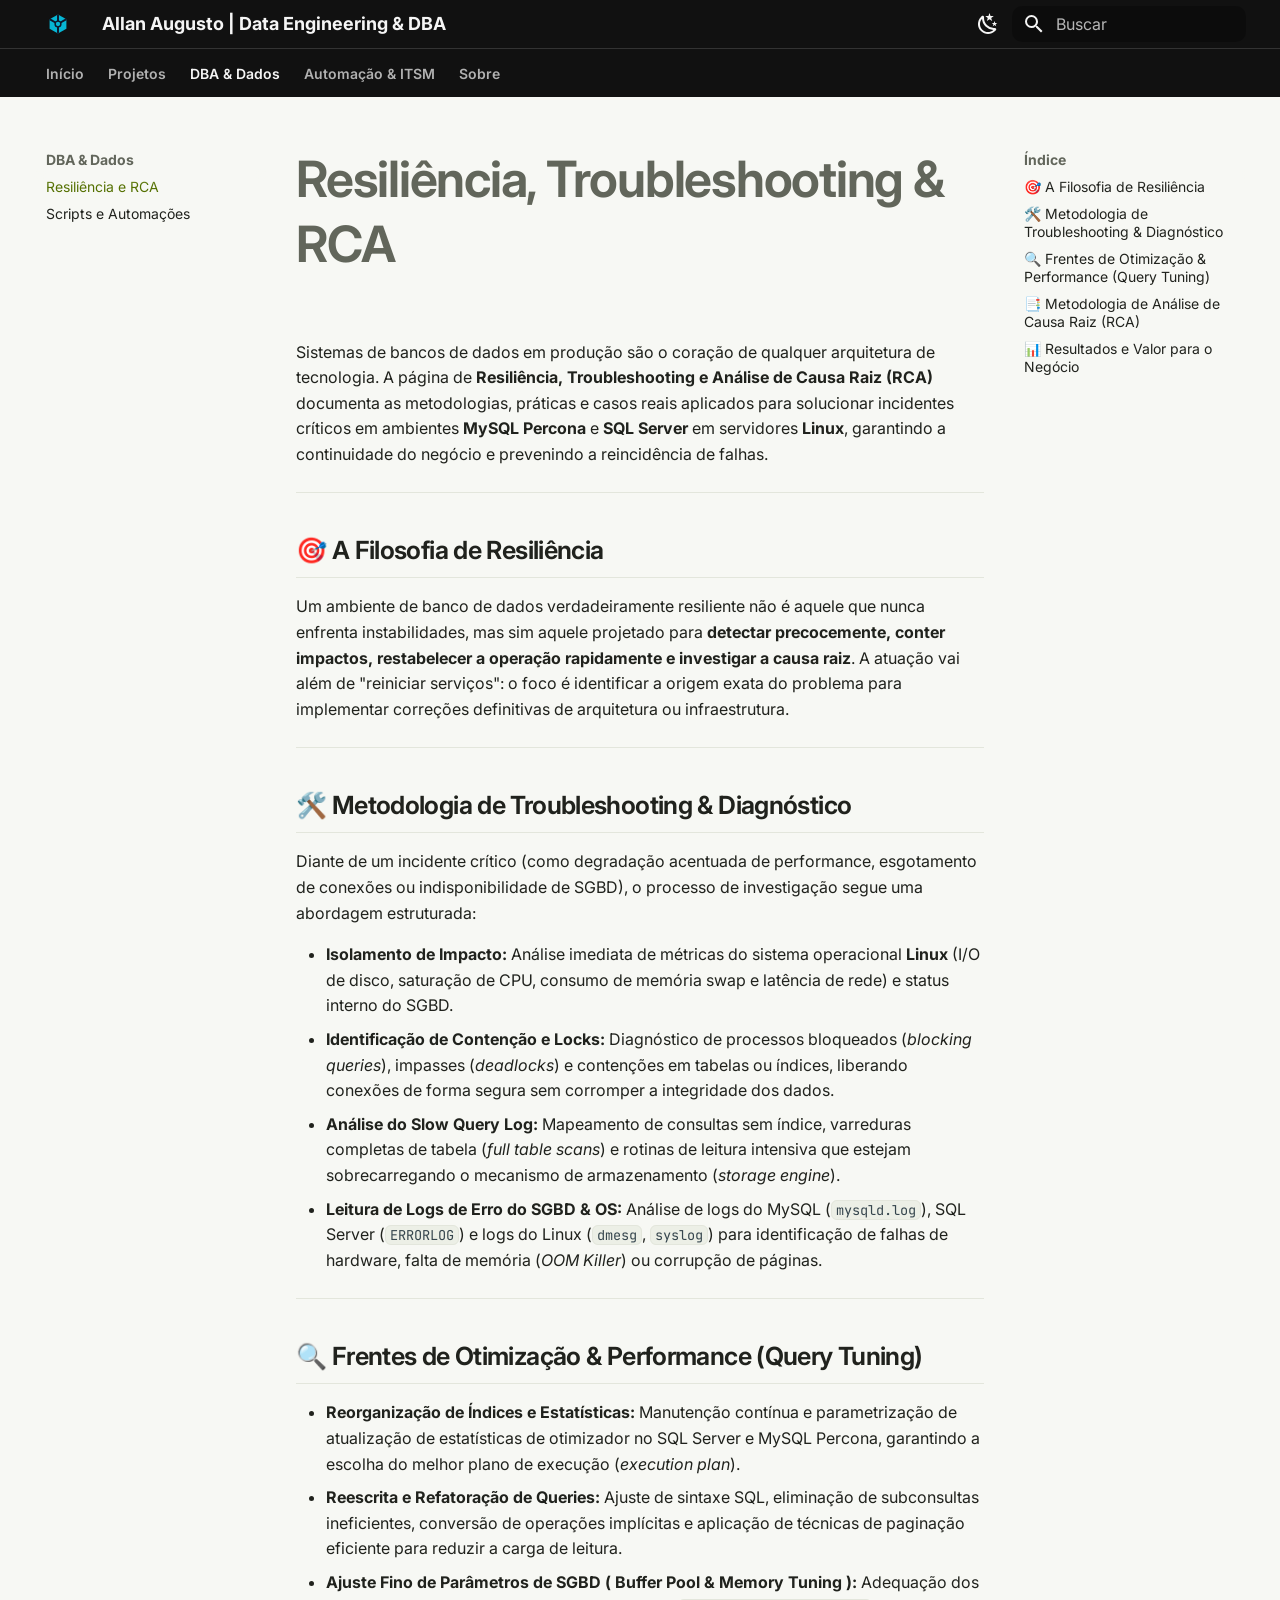
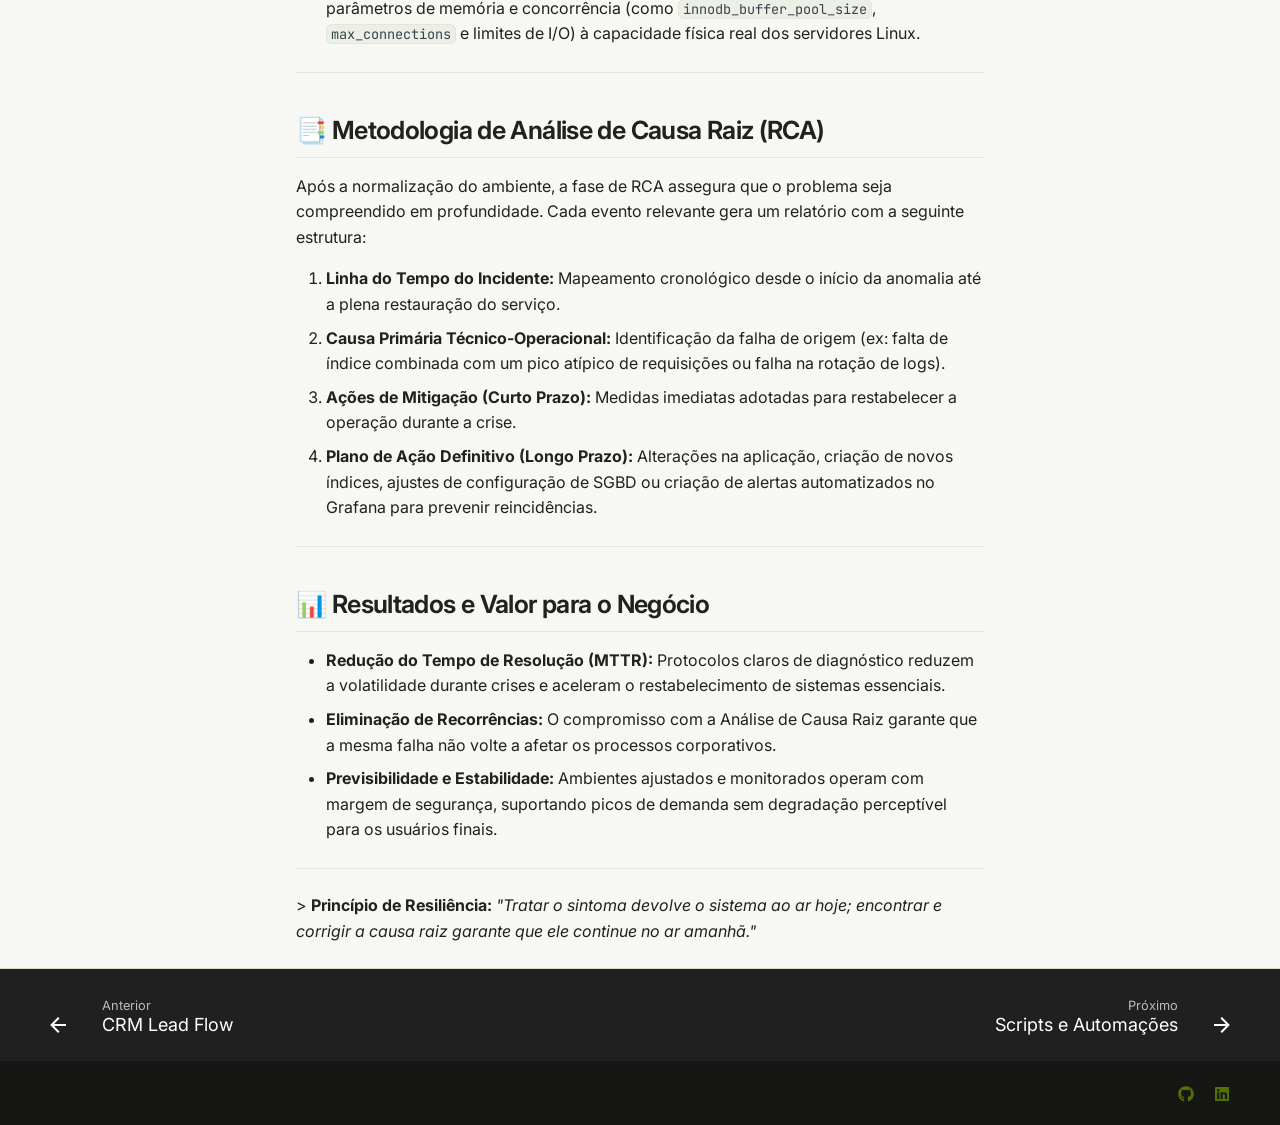
<file: dba/resiliencia-rca/index.html>
<!doctype html>
<html lang="pt" class="no-js">
  <head>
    
      <meta charset="utf-8">
      <meta name="viewport" content="width=device-width,initial-scale=1">
      
        <meta name="description" content="Portfólio técnico de Allan Augusto — Data Engineering, DBA, automação e observabilidade.">
      
      
        <meta name="author" content="Allan Augusto">
      
      
        <link rel="canonical" href="https://Allanao88.github.io/portfolio-docs/dba/resiliencia-rca/">
      
      
        <link rel="prev" href="../../projetos/crm-lead-flow/">
      
      
        <link rel="next" href="../scripts/">
      
      
        
      
      
      <link rel="icon" href="../../assets/favicon.svg">
      <meta name="generator" content="mkdocs-1.6.1, mkdocs-material-9.8.0">
    
    
      
        <title>Resiliência e RCA - Allan Augusto | Data Engineering & DBA</title>
      
    
    
      <link rel="stylesheet" href="../../assets/stylesheets/main.57a0d79d.min.css">
      
        
        <link rel="stylesheet" href="../../assets/stylesheets/palette.fb2fffe2.min.css">
      
      


    
    
      
    
    
      
        
        
        <link rel="preconnect" href="https://fonts.gstatic.com" crossorigin>
        <link rel="stylesheet" href="https://fonts.googleapis.com/css?family=Inter:300,300i,400,400i,700,700i%7CJetBrains+Mono:400,400i,700,700i&display=fallback">
        <style>:root{--md-text-font:"Inter";--md-code-font:"JetBrains Mono"}</style>
      
    
    
      <link rel="stylesheet" href="../../stylesheets/extra.css">
    
    <script>__md_scope=new URL("../..",location),__md_hash=e=>[...e].reduce(((e,_)=>(e<<5)-e+_.charCodeAt(0)),0),__md_get=(e,_=localStorage,t=__md_scope)=>JSON.parse(_.getItem(t.pathname+"."+e)),__md_set=(e,_,t=localStorage,a=__md_scope)=>{try{t.setItem(a.pathname+"."+e,JSON.stringify(_))}catch(e){}}</script>
    
      

    
    
  </head>
  
  
    
    
      
    
    
    
    
    <body dir="ltr" data-md-color-scheme="default" data-md-color-primary="custom" data-md-color-accent="custom">
  
    
    <input class="md-toggle" data-md-toggle="drawer" type="checkbox" id="__drawer" autocomplete="off">
    <input class="md-toggle" data-md-toggle="search" type="checkbox" id="__search" autocomplete="off">
    <label class="md-overlay" for="__drawer"></label>
    <div data-md-component="skip">
      
        
        <a href="#resiliencia-troubleshooting-rca" class="md-skip">
          Pular para conteúdo
        </a>
      
    </div>
    <div data-md-component="announce">
      
    </div>
    
    
      

<header class="md-header" data-md-component="header">
  <nav class="md-header__inner md-grid" aria-label="Cabeçalho">
    <a href="../.." title="Allan Augusto | Data Engineering &amp; DBA" class="md-header__button md-logo" aria-label="Allan Augusto | Data Engineering & DBA" data-md-component="logo">
      
  <img src="../../assets/logo.svg" alt="logo">

    </a>
    <label class="md-header__button md-icon" for="__drawer">
      
      <svg xmlns="http://www.w3.org/2000/svg" viewBox="0 0 24 24"><path d="M3 6h18v2H3zm0 5h18v2H3zm0 5h18v2H3z"/></svg>
    </label>
    <div class="md-header__title" data-md-component="header-title">
      <div class="md-header__ellipsis">
        <div class="md-header__topic">
          <span class="md-ellipsis">
            Allan Augusto | Data Engineering & DBA
          </span>
        </div>
        <div class="md-header__topic" data-md-component="header-topic">
          <span class="md-ellipsis">
            
              Resiliência e RCA
            
          </span>
        </div>
      </div>
    </div>
    
      
        <form class="md-header__option" data-md-component="palette">
  
    
    
    
    <input class="md-option" data-md-color-media="(prefers-color-scheme: light)" data-md-color-scheme="default" data-md-color-primary="custom" data-md-color-accent="custom"  aria-label="Mudar para modo escuro"  type="radio" name="__palette" id="__palette_0">
    
      <label class="md-header__button md-icon" title="Mudar para modo escuro" for="__palette_1" hidden>
        <svg xmlns="http://www.w3.org/2000/svg" viewBox="0 0 24 24"><path d="m17.75 4.09-2.53 1.94.91 3.06-2.63-1.81-2.63 1.81.91-3.06-2.53-1.94L12.44 4l1.06-3 1.06 3zm3.5 6.91-1.64 1.25.59 1.98-1.7-1.17-1.7 1.17.59-1.98L15.75 11l2.06-.05L18.5 9l.69 1.95zm-2.28 4.95c.83-.08 1.72 1.1 1.19 1.85-.32.45-.66.87-1.08 1.27C15.17 23 8.84 23 4.94 19.07c-3.91-3.9-3.91-10.24 0-14.14.4-.4.82-.76 1.27-1.08.75-.53 1.93.36 1.85 1.19-.27 2.86.69 5.83 2.89 8.02a9.96 9.96 0 0 0 8.02 2.89m-1.64 2.02a12.08 12.08 0 0 1-7.8-3.47c-2.17-2.19-3.33-5-3.49-7.82-2.81 3.14-2.7 7.96.31 10.98 3.02 3.01 7.84 3.12 10.98.31"/></svg>
      </label>
    
  
    
    
    
    <input class="md-option" data-md-color-media="(prefers-color-scheme: dark)" data-md-color-scheme="slate" data-md-color-primary="custom" data-md-color-accent="custom"  aria-label="Mudar para modo claro"  type="radio" name="__palette" id="__palette_1">
    
      <label class="md-header__button md-icon" title="Mudar para modo claro" for="__palette_0" hidden>
        <svg xmlns="http://www.w3.org/2000/svg" viewBox="0 0 24 24"><path d="M12 7a5 5 0 0 1 5 5 5 5 0 0 1-5 5 5 5 0 0 1-5-5 5 5 0 0 1 5-5m0 2a3 3 0 0 0-3 3 3 3 0 0 0 3 3 3 3 0 0 0 3-3 3 3 0 0 0-3-3m0-7 2.39 3.42C13.65 5.15 12.84 5 12 5s-1.65.15-2.39.42zM3.34 7l4.16-.35A7.2 7.2 0 0 0 5.94 8.5c-.44.74-.69 1.5-.83 2.29zm.02 10 1.76-3.77a7.131 7.131 0 0 0 2.38 4.14zM20.65 7l-1.77 3.79a7.02 7.02 0 0 0-2.38-4.15zm-.01 10-4.14.36c.59-.51 1.12-1.14 1.54-1.86.42-.73.69-1.5.83-2.29zM12 22l-2.41-3.44c.74.27 1.55.44 2.41.44.82 0 1.63-.17 2.37-.44z"/></svg>
      </label>
    
  
</form>
      
    
    
      <script>var palette=__md_get("__palette");if(palette&&palette.color){if("(prefers-color-scheme)"===palette.color.media){var media=matchMedia("(prefers-color-scheme: light)"),input=document.querySelector(media.matches?"[data-md-color-media='(prefers-color-scheme: light)']":"[data-md-color-media='(prefers-color-scheme: dark)']");palette.color.media=input.getAttribute("data-md-color-media"),palette.color.scheme=input.getAttribute("data-md-color-scheme"),palette.color.primary=input.getAttribute("data-md-color-primary"),palette.color.accent=input.getAttribute("data-md-color-accent")}for(var[key,value]of Object.entries(palette.color))document.body.setAttribute("data-md-color-"+key,value)}</script>
    
    
    
      
      
        <label class="md-header__button md-icon" for="__search">
          
          <svg xmlns="http://www.w3.org/2000/svg" viewBox="0 0 24 24"><path d="M9.5 3A6.5 6.5 0 0 1 16 9.5c0 1.61-.59 3.09-1.56 4.23l.27.27h.79l5 5-1.5 1.5-5-5v-.79l-.27-.27A6.52 6.52 0 0 1 9.5 16 6.5 6.5 0 0 1 3 9.5 6.5 6.5 0 0 1 9.5 3m0 2C7 5 5 7 5 9.5S7 14 9.5 14 14 12 14 9.5 12 5 9.5 5"/></svg>
        </label>
        <div class="md-search" data-md-component="search" role="dialog">
  <label class="md-search__overlay" for="__search"></label>
  <div class="md-search__inner" role="search">
    <form class="md-search__form" name="search">
      <input type="text" class="md-search__input" name="query" aria-label="Buscar" placeholder="Buscar" autocapitalize="off" autocorrect="off" autocomplete="off" spellcheck="false" data-md-component="search-query" required>
      <label class="md-search__icon md-icon" for="__search">
        
        <svg xmlns="http://www.w3.org/2000/svg" viewBox="0 0 24 24"><path d="M9.5 3A6.5 6.5 0 0 1 16 9.5c0 1.61-.59 3.09-1.56 4.23l.27.27h.79l5 5-1.5 1.5-5-5v-.79l-.27-.27A6.52 6.52 0 0 1 9.5 16 6.5 6.5 0 0 1 3 9.5 6.5 6.5 0 0 1 9.5 3m0 2C7 5 5 7 5 9.5S7 14 9.5 14 14 12 14 9.5 12 5 9.5 5"/></svg>
        
        <svg xmlns="http://www.w3.org/2000/svg" viewBox="0 0 24 24"><path d="M20 11v2H8l5.5 5.5-1.42 1.42L4.16 12l7.92-7.92L13.5 5.5 8 11z"/></svg>
      </label>
      <nav class="md-search__options" aria-label="Pesquisar">
        
          <a href="javascript:void(0)" class="md-search__icon md-icon" title="Compartilhar" aria-label="Compartilhar" data-clipboard data-clipboard-text="" data-md-component="search-share" tabindex="-1">
            
            <svg xmlns="http://www.w3.org/2000/svg" viewBox="0 0 24 24"><path d="M18 16.08c-.76 0-1.44.3-1.96.77L8.91 12.7c.05-.23.09-.46.09-.7s-.04-.47-.09-.7l7.05-4.11c.54.5 1.25.81 2.04.81a3 3 0 0 0 3-3 3 3 0 0 0-3-3 3 3 0 0 0-3 3c0 .24.04.47.09.7L8.04 9.81C7.5 9.31 6.79 9 6 9a3 3 0 0 0-3 3 3 3 0 0 0 3 3c.79 0 1.5-.31 2.04-.81l7.12 4.15c-.05.21-.08.43-.08.66 0 1.61 1.31 2.91 2.92 2.91s2.92-1.3 2.92-2.91A2.92 2.92 0 0 0 18 16.08"/></svg>
          </a>
        
        <button type="reset" class="md-search__icon md-icon" title="Limpar" aria-label="Limpar" tabindex="-1">
          
          <svg xmlns="http://www.w3.org/2000/svg" viewBox="0 0 24 24"><path d="M19 6.41 17.59 5 12 10.59 6.41 5 5 6.41 10.59 12 5 17.59 6.41 19 12 13.41 17.59 19 19 17.59 13.41 12z"/></svg>
        </button>
      </nav>
      
        <div class="md-search__suggest" data-md-component="search-suggest"></div>
      
    </form>
    <div class="md-search__output">
      <div class="md-search__scrollwrap" tabindex="0" data-md-scrollfix>
        <div class="md-search-result" data-md-component="search-result">
          <div class="md-search-result__meta">
            Inicializando busca
          </div>
          <ol class="md-search-result__list" role="presentation"></ol>
        </div>
      </div>
    </div>
  </div>
</div>
      
    
    
  </nav>
  
</header>
    
    <div class="md-container" data-md-component="container">
      
      
        
          
            
<nav class="md-tabs" aria-label="Abas" data-md-component="tabs">
  <div class="md-grid">
    <ul class="md-tabs__list">
      
        
  
  
  
  
    <li class="md-tabs__item">
      <a href="../.." class="md-tabs__link">
        
  
  
    
  
  Início

      </a>
    </li>
  

      
        
  
  
  
  
    
    
      <li class="md-tabs__item">
        <a href="../../projetos/" class="md-tabs__link">
          
  
  
  Projetos

        </a>
      </li>
    
  

      
        
  
  
  
    
  
  
    
    
      <li class="md-tabs__item md-tabs__item--active">
        <a href="./" class="md-tabs__link">
          
  
  
  DBA & Dados

        </a>
      </li>
    
  

      
        
  
  
  
  
    
    
      <li class="md-tabs__item">
        <a href="../../crm/bitrix24/" class="md-tabs__link">
          
  
  
  Automação & ITSM

        </a>
      </li>
    
  

      
        
  
  
  
  
    
    
      <li class="md-tabs__item">
        <a href="../../sobre/" class="md-tabs__link">
          
  
  
  Sobre

        </a>
      </li>
    
  

      
    </ul>
  </div>
</nav>
          
        
      
      <main class="md-main" data-md-component="main">
        <div class="md-main__inner md-grid">
          
            
              
              <div class="md-sidebar md-sidebar--primary" data-md-component="sidebar" data-md-type="navigation" >
                <div class="md-sidebar__scrollwrap">
                  <div class="md-sidebar__inner">
                    


  


<nav class="md-nav md-nav--primary md-nav--lifted" aria-label="Navegação" data-md-level="0">
  <label class="md-nav__title" for="__drawer">
    <a href="../.." title="Allan Augusto | Data Engineering &amp; DBA" class="md-nav__button md-logo" aria-label="Allan Augusto | Data Engineering & DBA" data-md-component="logo">
      
  <img src="../../assets/logo.svg" alt="logo">

    </a>
    Allan Augusto | Data Engineering & DBA
  </label>
  
  <ul class="md-nav__list" data-md-scrollfix>
    
      
      
  
  
  
  
    <li class="md-nav__item">
      <a href="../.." class="md-nav__link">
        
  
  
  <span class="md-ellipsis">
    
  
    Início
  

    
  </span>
  
  

      </a>
    </li>
  

    
      
      
  
  
  
  
    
    
    
    
      
      
        
      
    
    
    <li class="md-nav__item md-nav__item--nested">
      
        
        
        <input class="md-nav__toggle md-toggle " type="checkbox" id="__nav_2" >
        
          
          <label class="md-nav__link" for="__nav_2" id="__nav_2_label" tabindex="0">
            
  
  
  <span class="md-ellipsis">
    
  
    Projetos
  

    
  </span>
  
  

            <span class="md-nav__icon md-icon"></span>
          </label>
        
        <nav class="md-nav" data-md-level="1" aria-labelledby="__nav_2_label" aria-expanded="false">
          <label class="md-nav__title" for="__nav_2">
            <span class="md-nav__icon md-icon"></span>
            
  
    Projetos
  

          </label>
          <ul class="md-nav__list" data-md-scrollfix>
            
              
                
  
  
  
  
    <li class="md-nav__item">
      <a href="../../projetos/" class="md-nav__link">
        
  
  
  <span class="md-ellipsis">
    
  
    Visão geral
  

    
  </span>
  
  

      </a>
    </li>
  

              
            
              
                
  
  
  
  
    <li class="md-nav__item">
      <a href="../../projetos/portal-monitorizacao/" class="md-nav__link">
        
  
  
  <span class="md-ellipsis">
    
  
    Portal de Observabilidade DBA + IA
  

    
  </span>
  
  

      </a>
    </li>
  

              
            
              
                
  
  
  
  
    <li class="md-nav__item">
      <a href="../../projetos/airflow-observabilidade/" class="md-nav__link">
        
  
  
  <span class="md-ellipsis">
    
  
    Arquitetura Apache Airflow
  

    
  </span>
  
  

      </a>
    </li>
  

              
            
              
                
  
  
  
  
    <li class="md-nav__item">
      <a href="../../projetos/aks-tech-site/" class="md-nav__link">
        
  
  
  <span class="md-ellipsis">
    
  
    Site Institucional AKS - Tech
  

    
  </span>
  
  

      </a>
    </li>
  

              
            
              
                
  
  
  
  
    <li class="md-nav__item">
      <a href="../../projetos/crm-lead-flow/" class="md-nav__link">
        
  
  
  <span class="md-ellipsis">
    
  
    CRM Lead Flow
  

    
  </span>
  
  

      </a>
    </li>
  

              
            
          </ul>
        </nav>
      
    </li>
  

    
      
      
  
  
    
  
  
  
    
    
    
    
      
        
        
      
      
        
      
    
    
    <li class="md-nav__item md-nav__item--active md-nav__item--section md-nav__item--nested">
      
        
        
        <input class="md-nav__toggle md-toggle " type="checkbox" id="__nav_3" checked>
        
          
          <label class="md-nav__link" for="__nav_3" id="__nav_3_label" tabindex="">
            
  
  
  <span class="md-ellipsis">
    
  
    DBA & Dados
  

    
  </span>
  
  

            <span class="md-nav__icon md-icon"></span>
          </label>
        
        <nav class="md-nav" data-md-level="1" aria-labelledby="__nav_3_label" aria-expanded="true">
          <label class="md-nav__title" for="__nav_3">
            <span class="md-nav__icon md-icon"></span>
            
  
    DBA & Dados
  

          </label>
          <ul class="md-nav__list" data-md-scrollfix>
            
              
                
  
  
    
  
  
  
    <li class="md-nav__item md-nav__item--active">
      
      <input class="md-nav__toggle md-toggle" type="checkbox" id="__toc">
      
      
        
      
      
        <label class="md-nav__link md-nav__link--active" for="__toc">
          
  
  
  <span class="md-ellipsis">
    
  
    Resiliência e RCA
  

    
  </span>
  
  

          <span class="md-nav__icon md-icon"></span>
        </label>
      
      <a href="./" class="md-nav__link md-nav__link--active">
        
  
  
  <span class="md-ellipsis">
    
  
    Resiliência e RCA
  

    
  </span>
  
  

      </a>
      
        

<nav class="md-nav md-nav--secondary" aria-label="Índice">
  
  
  
    
  
  
    <label class="md-nav__title" for="__toc">
      <span class="md-nav__icon md-icon"></span>
      Índice
    </label>
    <ul class="md-nav__list" data-md-component="toc" data-md-scrollfix>
      
        <li class="md-nav__item">
  <a href="#a-filosofia-de-resiliencia" class="md-nav__link">
    <span class="md-ellipsis">
      
        🎯 A Filosofia de Resiliência
      
    </span>
  </a>
  
</li>
      
        <li class="md-nav__item">
  <a href="#metodologia-de-troubleshooting-diagnostico" class="md-nav__link">
    <span class="md-ellipsis">
      
        🛠️ Metodologia de Troubleshooting &amp; Diagnóstico
      
    </span>
  </a>
  
</li>
      
        <li class="md-nav__item">
  <a href="#frentes-de-otimizacao-performance-query-tuning" class="md-nav__link">
    <span class="md-ellipsis">
      
        🔍 Frentes de Otimização &amp; Performance (Query Tuning)
      
    </span>
  </a>
  
</li>
      
        <li class="md-nav__item">
  <a href="#metodologia-de-analise-de-causa-raiz-rca" class="md-nav__link">
    <span class="md-ellipsis">
      
        📑 Metodologia de Análise de Causa Raiz (RCA)
      
    </span>
  </a>
  
</li>
      
        <li class="md-nav__item">
  <a href="#resultados-e-valor-para-o-negocio" class="md-nav__link">
    <span class="md-ellipsis">
      
        📊 Resultados e Valor para o Negócio
      
    </span>
  </a>
  
</li>
      
    </ul>
  
</nav>
      
    </li>
  

              
            
              
                
  
  
  
  
    <li class="md-nav__item">
      <a href="../scripts/" class="md-nav__link">
        
  
  
  <span class="md-ellipsis">
    
  
    Scripts e Automações
  

    
  </span>
  
  

      </a>
    </li>
  

              
            
          </ul>
        </nav>
      
    </li>
  

    
      
      
  
  
  
  
    
    
    
    
      
      
        
      
    
    
    <li class="md-nav__item md-nav__item--nested">
      
        
        
        <input class="md-nav__toggle md-toggle " type="checkbox" id="__nav_4" >
        
          
          <label class="md-nav__link" for="__nav_4" id="__nav_4_label" tabindex="0">
            
  
  
  <span class="md-ellipsis">
    
  
    Automação & ITSM
  

    
  </span>
  
  

            <span class="md-nav__icon md-icon"></span>
          </label>
        
        <nav class="md-nav" data-md-level="1" aria-labelledby="__nav_4_label" aria-expanded="false">
          <label class="md-nav__title" for="__nav_4">
            <span class="md-nav__icon md-icon"></span>
            
  
    Automação & ITSM
  

          </label>
          <ul class="md-nav__list" data-md-scrollfix>
            
              
                
  
  
  
  
    <li class="md-nav__item">
      <a href="../../crm/bitrix24/" class="md-nav__link">
        
  
  
  <span class="md-ellipsis">
    
  
    Bitrix24
  

    
  </span>
  
  

      </a>
    </li>
  

              
            
              
                
  
  
  
  
    <li class="md-nav__item">
      <a href="../../crm/glpi/" class="md-nav__link">
        
  
  
  <span class="md-ellipsis">
    
  
    GLPI
  

    
  </span>
  
  

      </a>
    </li>
  

              
            
          </ul>
        </nav>
      
    </li>
  

    
      
      
  
  
  
  
    
    
    
    
      
      
        
      
    
    
    <li class="md-nav__item md-nav__item--nested">
      
        
        
        <input class="md-nav__toggle md-toggle " type="checkbox" id="__nav_5" >
        
          
          <label class="md-nav__link" for="__nav_5" id="__nav_5_label" tabindex="0">
            
  
  
  <span class="md-ellipsis">
    
  
    Sobre
  

    
  </span>
  
  

            <span class="md-nav__icon md-icon"></span>
          </label>
        
        <nav class="md-nav" data-md-level="1" aria-labelledby="__nav_5_label" aria-expanded="false">
          <label class="md-nav__title" for="__nav_5">
            <span class="md-nav__icon md-icon"></span>
            
  
    Sobre
  

          </label>
          <ul class="md-nav__list" data-md-scrollfix>
            
              
                
  
  
  
  
    <li class="md-nav__item">
      <a href="../../sobre/" class="md-nav__link">
        
  
  
  <span class="md-ellipsis">
    
  
    Perfil profissional
  

    
  </span>
  
  

      </a>
    </li>
  

              
            
              
                
  
  
  
  
    <li class="md-nav__item">
      <a href="../../stack/" class="md-nav__link">
        
  
  
  <span class="md-ellipsis">
    
  
    Stack tecnológica
  

    
  </span>
  
  

      </a>
    </li>
  

              
            
          </ul>
        </nav>
      
    </li>
  

    
  </ul>
</nav>
                  </div>
                </div>
              </div>
            
            
              
              <div class="md-sidebar md-sidebar--secondary" data-md-component="sidebar" data-md-type="toc" >
                <div class="md-sidebar__scrollwrap">
                  <div class="md-sidebar__inner">
                    

<nav class="md-nav md-nav--secondary" aria-label="Índice">
  
  
  
    
  
  
    <label class="md-nav__title" for="__toc">
      <span class="md-nav__icon md-icon"></span>
      Índice
    </label>
    <ul class="md-nav__list" data-md-component="toc" data-md-scrollfix>
      
        <li class="md-nav__item">
  <a href="#a-filosofia-de-resiliencia" class="md-nav__link">
    <span class="md-ellipsis">
      
        🎯 A Filosofia de Resiliência
      
    </span>
  </a>
  
</li>
      
        <li class="md-nav__item">
  <a href="#metodologia-de-troubleshooting-diagnostico" class="md-nav__link">
    <span class="md-ellipsis">
      
        🛠️ Metodologia de Troubleshooting &amp; Diagnóstico
      
    </span>
  </a>
  
</li>
      
        <li class="md-nav__item">
  <a href="#frentes-de-otimizacao-performance-query-tuning" class="md-nav__link">
    <span class="md-ellipsis">
      
        🔍 Frentes de Otimização &amp; Performance (Query Tuning)
      
    </span>
  </a>
  
</li>
      
        <li class="md-nav__item">
  <a href="#metodologia-de-analise-de-causa-raiz-rca" class="md-nav__link">
    <span class="md-ellipsis">
      
        📑 Metodologia de Análise de Causa Raiz (RCA)
      
    </span>
  </a>
  
</li>
      
        <li class="md-nav__item">
  <a href="#resultados-e-valor-para-o-negocio" class="md-nav__link">
    <span class="md-ellipsis">
      
        📊 Resultados e Valor para o Negócio
      
    </span>
  </a>
  
</li>
      
    </ul>
  
</nav>
                  </div>
                </div>
              </div>
            
          
          
            <div class="md-content" data-md-component="content">
              
              <article class="md-content__inner md-typeset">
                
                  



<h1 id="resiliencia-troubleshooting-rca">Resiliência, Troubleshooting &amp; RCA</h1>
<p>Sistemas de bancos de dados em produção são o coração de qualquer arquitetura de tecnologia. A página de <strong>Resiliência, Troubleshooting e Análise de Causa Raiz (RCA)</strong> documenta as metodologias, práticas e casos reais aplicados para solucionar incidentes críticos em ambientes <strong>MySQL Percona</strong> e <strong>SQL Server</strong> em servidores <strong>Linux</strong>, garantindo a continuidade do negócio e prevenindo a reincidência de falhas.</p>
<hr />
<h2 id="a-filosofia-de-resiliencia">🎯 A Filosofia de Resiliência</h2>
<p>Um ambiente de banco de dados verdadeiramente resiliente não é aquele que nunca enfrenta instabilidades, mas sim aquele projetado para <strong>detectar precocemente, conter impactos, restabelecer a operação rapidamente e investigar a causa raiz</strong>. A atuação vai além de "reiniciar serviços": o foco é identificar a origem exata do problema para implementar correções definitivas de arquitetura ou infraestrutura.</p>
<hr />
<h2 id="metodologia-de-troubleshooting-diagnostico">🛠️ Metodologia de Troubleshooting &amp; Diagnóstico</h2>
<p>Diante de um incidente crítico (como degradação acentuada de performance, esgotamento de conexões ou indisponibilidade de SGBD), o processo de investigação segue uma abordagem estruturada:</p>
<ul>
<li><strong>Isolamento de Impacto:</strong> Análise imediata de métricas do sistema operacional <strong>Linux</strong> (I/O de disco, saturação de CPU, consumo de memória swap e latência de rede) e status interno do SGBD.</li>
<li><strong>Identificação de Contenção e Locks:</strong> Diagnóstico de processos bloqueados (<em>blocking queries</em>), impasses (<em>deadlocks</em>) e contenções em tabelas ou índices, liberando conexões de forma segura sem corromper a integridade dos dados.</li>
<li><strong>Análise do Slow Query Log:</strong> Mapeamento de consultas sem índice, varreduras completas de tabela (<em>full table scans</em>) e rotinas de leitura intensiva que estejam sobrecarregando o mecanismo de armazenamento (<em>storage engine</em>).</li>
<li><strong>Leitura de Logs de Erro do SGBD &amp; OS:</strong> Análise de logs do MySQL (<code>mysqld.log</code>), SQL Server (<code>ERRORLOG</code>) e logs do Linux (<code>dmesg</code>, <code>syslog</code>) para identificação de falhas de hardware, falta de memória (<em>OOM Killer</em>) ou corrupção de páginas.</li>
</ul>
<hr />
<h2 id="frentes-de-otimizacao-performance-query-tuning">🔍 Frentes de Otimização &amp; Performance (Query Tuning)</h2>
<ul>
<li><strong>Reorganização de Índices e Estatísticas:</strong> Manutenção contínua e parametrização de atualização de estatísticas de otimizador no SQL Server e MySQL Percona, garantindo a escolha do melhor plano de execução (<em>execution plan</em>).</li>
<li><strong>Reescrita e Refatoração de Queries:</strong> Ajuste de sintaxe SQL, eliminação de subconsultas ineficientes, conversão de operações implícitas e aplicação de técnicas de paginação eficiente para reduzir a carga de leitura.</li>
<li><strong>Ajuste Fino de Parâmetros de SGBD (</strong> <strong>Buffer Pool &amp; Memory Tuning</strong> <strong>):</strong> Adequação dos parâmetros de memória e concorrência (como <code>innodb_buffer_pool_size</code>, <code>max_connections</code> e limites de I/O) à capacidade física real dos servidores Linux.</li>
</ul>
<hr />
<h2 id="metodologia-de-analise-de-causa-raiz-rca">📑 Metodologia de Análise de Causa Raiz (RCA)</h2>
<p>Após a normalização do ambiente, a fase de RCA assegura que o problema seja compreendido em profundidade. Cada evento relevante gera um relatório com a seguinte estrutura:</p>
<ol>
<li><strong>Linha do Tempo do Incidente:</strong> Mapeamento cronológico desde o início da anomalia até a plena restauração do serviço.</li>
<li><strong>Causa Primária Técnico-Operacional:</strong> Identificação da falha de origem (ex: falta de índice combinada com um pico atípico de requisições ou falha na rotação de logs).</li>
<li><strong>Ações de Mitigação (Curto Prazo):</strong> Medidas imediatas adotadas para restabelecer a operação durante a crise.</li>
<li><strong>Plano de Ação Definitivo (Longo Prazo):</strong> Alterações na aplicação, criação de novos índices, ajustes de configuração de SGBD ou criação de alertas automatizados no Grafana para prevenir reincidências.</li>
</ol>
<hr />
<h2 id="resultados-e-valor-para-o-negocio">📊 Resultados e Valor para o Negócio</h2>
<ul>
<li><strong>Redução do Tempo de Resolução (MTTR):</strong> Protocolos claros de diagnóstico reduzem a volatilidade durante crises e aceleram o restabelecimento de sistemas essenciais.</li>
<li><strong>Eliminação de Recorrências:</strong> O compromisso com a Análise de Causa Raiz garante que a mesma falha não volte a afetar os processos corporativos.</li>
<li><strong>Previsibilidade e Estabilidade:</strong> Ambientes ajustados e monitorados operam com margem de segurança, suportando picos de demanda sem degradação perceptível para os usuários finais.</li>
</ul>
<hr />
<p>&gt; <strong>Princípio de Resiliência:</strong> <em>"Tratar o sintoma devolve o sistema ao ar hoje; encontrar e corrigir a causa raiz garante que ele continue no ar amanhã."</em></p>












                
              </article>
            </div>
          
          
  <script>var tabs=__md_get("__tabs");if(Array.isArray(tabs))e:for(var set of document.querySelectorAll(".tabbed-set")){var labels=set.querySelector(".tabbed-labels");for(var tab of tabs)for(var label of labels.getElementsByTagName("label"))if(label.innerText.trim()===tab){var input=document.getElementById(label.htmlFor);input.checked=!0;continue e}}</script>

<script>var target=document.getElementById(location.hash.slice(1));target&&target.name&&(target.checked=target.name.startsWith("__tabbed_"))</script>
        </div>
        
          <button type="button" class="md-top md-icon" data-md-component="top" hidden>
  
  <svg xmlns="http://www.w3.org/2000/svg" viewBox="0 0 24 24"><path d="M13 20h-2V8l-5.5 5.5-1.42-1.42L12 4.16l7.92 7.92-1.42 1.42L13 8z"/></svg>
  Voltar para o topo
</button>
        
      </main>
      
        <footer class="md-footer">
  
    
      
      <nav class="md-footer__inner md-grid" aria-label="Rodapé" >
        
          
          <a href="../../projetos/crm-lead-flow/" class="md-footer__link md-footer__link--prev" aria-label="Anterior: CRM Lead Flow">
            <div class="md-footer__button md-icon">
              
              <svg xmlns="http://www.w3.org/2000/svg" viewBox="0 0 24 24"><path d="M20 11v2H8l5.5 5.5-1.42 1.42L4.16 12l7.92-7.92L13.5 5.5 8 11z"/></svg>
            </div>
            <div class="md-footer__title">
              <span class="md-footer__direction">
                Anterior
              </span>
              <div class="md-ellipsis">
                CRM Lead Flow
              </div>
            </div>
          </a>
        
        
          
          <a href="../scripts/" class="md-footer__link md-footer__link--next" aria-label="Próximo: Scripts e Automações">
            <div class="md-footer__title">
              <span class="md-footer__direction">
                Próximo
              </span>
              <div class="md-ellipsis">
                Scripts e Automações
              </div>
            </div>
            <div class="md-footer__button md-icon">
              
              <svg xmlns="http://www.w3.org/2000/svg" viewBox="0 0 24 24"><path d="M4 11v2h12l-5.5 5.5 1.42 1.42L19.84 12l-7.92-7.92L10.5 5.5 16 11z"/></svg>
            </div>
          </a>
        
      </nav>
    
  
  <div class="md-footer-meta md-typeset">
    <div class="md-footer-meta__inner md-grid">
      <div class="md-copyright">
  
  
</div>
      
        
<div class="md-social">
  
    
    
    
    
    <a href="https://github.com/Allanao88" target="_blank" rel="noopener" title="Allan no GitHub" class="md-social__link">
      <svg xmlns="http://www.w3.org/2000/svg" viewBox="0 0 512 512"><!--! Font Awesome Free 7.1.0 by @fontawesome - https://fontawesome.com License - https://fontawesome.com/license/free (Icons: CC BY 4.0, Fonts: SIL OFL 1.1, Code: MIT License) Copyright 2025 Fonticons, Inc.--><path d="M173.9 397.4c0 2-2.3 3.6-5.2 3.6-3.3.3-5.6-1.3-5.6-3.6 0-2 2.3-3.6 5.2-3.6 3-.3 5.6 1.3 5.6 3.6m-31.1-4.5c-.7 2 1.3 4.3 4.3 4.9 2.6 1 5.6 0 6.2-2s-1.3-4.3-4.3-5.2c-2.6-.7-5.5.3-6.2 2.3m44.2-1.7c-2.9.7-4.9 2.6-4.6 4.9.3 2 2.9 3.3 5.9 2.6 2.9-.7 4.9-2.6 4.6-4.6-.3-1.9-3-3.2-5.9-2.9M252.8 8C114.1 8 8 113.3 8 252c0 110.9 69.8 205.8 169.5 239.2 12.8 2.3 17.3-5.6 17.3-12.1 0-6.2-.3-40.4-.3-61.4 0 0-70 15-84.7-29.8 0 0-11.4-29.1-27.8-36.6 0 0-22.9-15.7 1.6-15.4 0 0 24.9 2 38.6 25.8 21.9 38.6 58.6 27.5 72.9 20.9 2.3-16 8.8-27.1 16-33.7-55.9-6.2-112.3-14.3-112.3-110.5 0-27.5 7.6-41.3 23.6-58.9-2.6-6.5-11.1-33.3 2.6-67.9 20.9-6.5 69 27 69 27 20-5.6 41.5-8.5 62.8-8.5s42.8 2.9 62.8 8.5c0 0 48.1-33.6 69-27 13.7 34.7 5.2 61.4 2.6 67.9 16 17.7 25.8 31.5 25.8 58.9 0 96.5-58.9 104.2-114.8 110.5 9.2 7.9 17 22.9 17 46.4 0 33.7-.3 75.4-.3 83.6 0 6.5 4.6 14.4 17.3 12.1C436.2 457.8 504 362.9 504 252 504 113.3 391.5 8 252.8 8M105.2 352.9c-1.3 1-1 3.3.7 5.2 1.6 1.6 3.9 2.3 5.2 1 1.3-1 1-3.3-.7-5.2-1.6-1.6-3.9-2.3-5.2-1m-10.8-8.1c-.7 1.3.3 2.9 2.3 3.9 1.6 1 3.6.7 4.3-.7.7-1.3-.3-2.9-2.3-3.9-2-.6-3.6-.3-4.3.7m32.4 35.6c-1.6 1.3-1 4.3 1.3 6.2 2.3 2.3 5.2 2.6 6.5 1 1.3-1.3.7-4.3-1.3-6.2-2.2-2.3-5.2-2.6-6.5-1m-11.4-14.7c-1.6 1-1.6 3.6 0 5.9s4.3 3.3 5.6 2.3c1.6-1.3 1.6-3.9 0-6.2-1.4-2.3-4-3.3-5.6-2"/></svg>
    </a>
  
    
    
    
    
    <a href="https://www.linkedin.com/in/allan-augusto-carvalho-de-oliveira-102b985b" target="_blank" rel="noopener" title="Allan no LinkedIn" class="md-social__link">
      <svg xmlns="http://www.w3.org/2000/svg" viewBox="0 0 448 512"><!--! Font Awesome Free 7.1.0 by @fontawesome - https://fontawesome.com License - https://fontawesome.com/license/free (Icons: CC BY 4.0, Fonts: SIL OFL 1.1, Code: MIT License) Copyright 2025 Fonticons, Inc.--><path d="M416 32H31.9C14.3 32 0 46.5 0 64.3v383.4C0 465.5 14.3 480 31.9 480H416c17.6 0 32-14.5 32-32.3V64.3c0-17.8-14.4-32.3-32-32.3M135.4 416H69V202.2h66.5V416zM102.2 96a38.5 38.5 0 1 1 0 77 38.5 38.5 0 1 1 0-77m282.1 320h-66.4V312c0-24.8-.5-56.7-34.5-56.7-34.6 0-39.9 27-39.9 54.9V416h-66.4V202.2h63.7v29.2h.9c8.9-16.8 30.6-34.5 62.9-34.5 67.2 0 79.7 44.3 79.7 101.9z"/></svg>
    </a>
  
</div>
      
    </div>
  </div>
</footer>
      
    </div>
    <div class="md-dialog" data-md-component="dialog">
      <div class="md-dialog__inner md-typeset"></div>
    </div>
    
      <div class="md-progress" data-md-component="progress" role="progressbar"></div>
    
    
    
      
      
      <script id="__config" type="application/json">{"annotate": null, "base": "../..", "features": ["navigation.instant", "navigation.instant.progress", "navigation.tabs", "navigation.sections", "navigation.top", "navigation.tracking", "navigation.footer", "toc.follow", "search.suggest", "search.highlight", "search.share", "content.code.copy", "content.code.annotate", "content.tabs.link"], "search": "../../assets/javascripts/workers/search.a7633da7.min.js", "tags": null, "translations": {"clipboard.copied": "Copiado para \u00e1rea de transfer\u00eancia", "clipboard.copy": "Copiar para \u00e1rea de transfer\u00eancia", "search.result.more.one": "mais 1 nesta p\u00e1gina", "search.result.more.other": "# mais nesta p\u00e1gina", "search.result.none": "Nenhum documento encontrado", "search.result.one": "1 documento encontrado", "search.result.other": "# documentos encontrados", "search.result.placeholder": "Digite para iniciar a busca", "search.result.term.missing": "Ausente", "select.version": "Selecione a vers\u00e3o"}, "version": null}</script>
    
    
      <script src="../../assets/javascripts/bundle.c21346df.min.js"></script>
      
    
  </body>
</html>
</file>
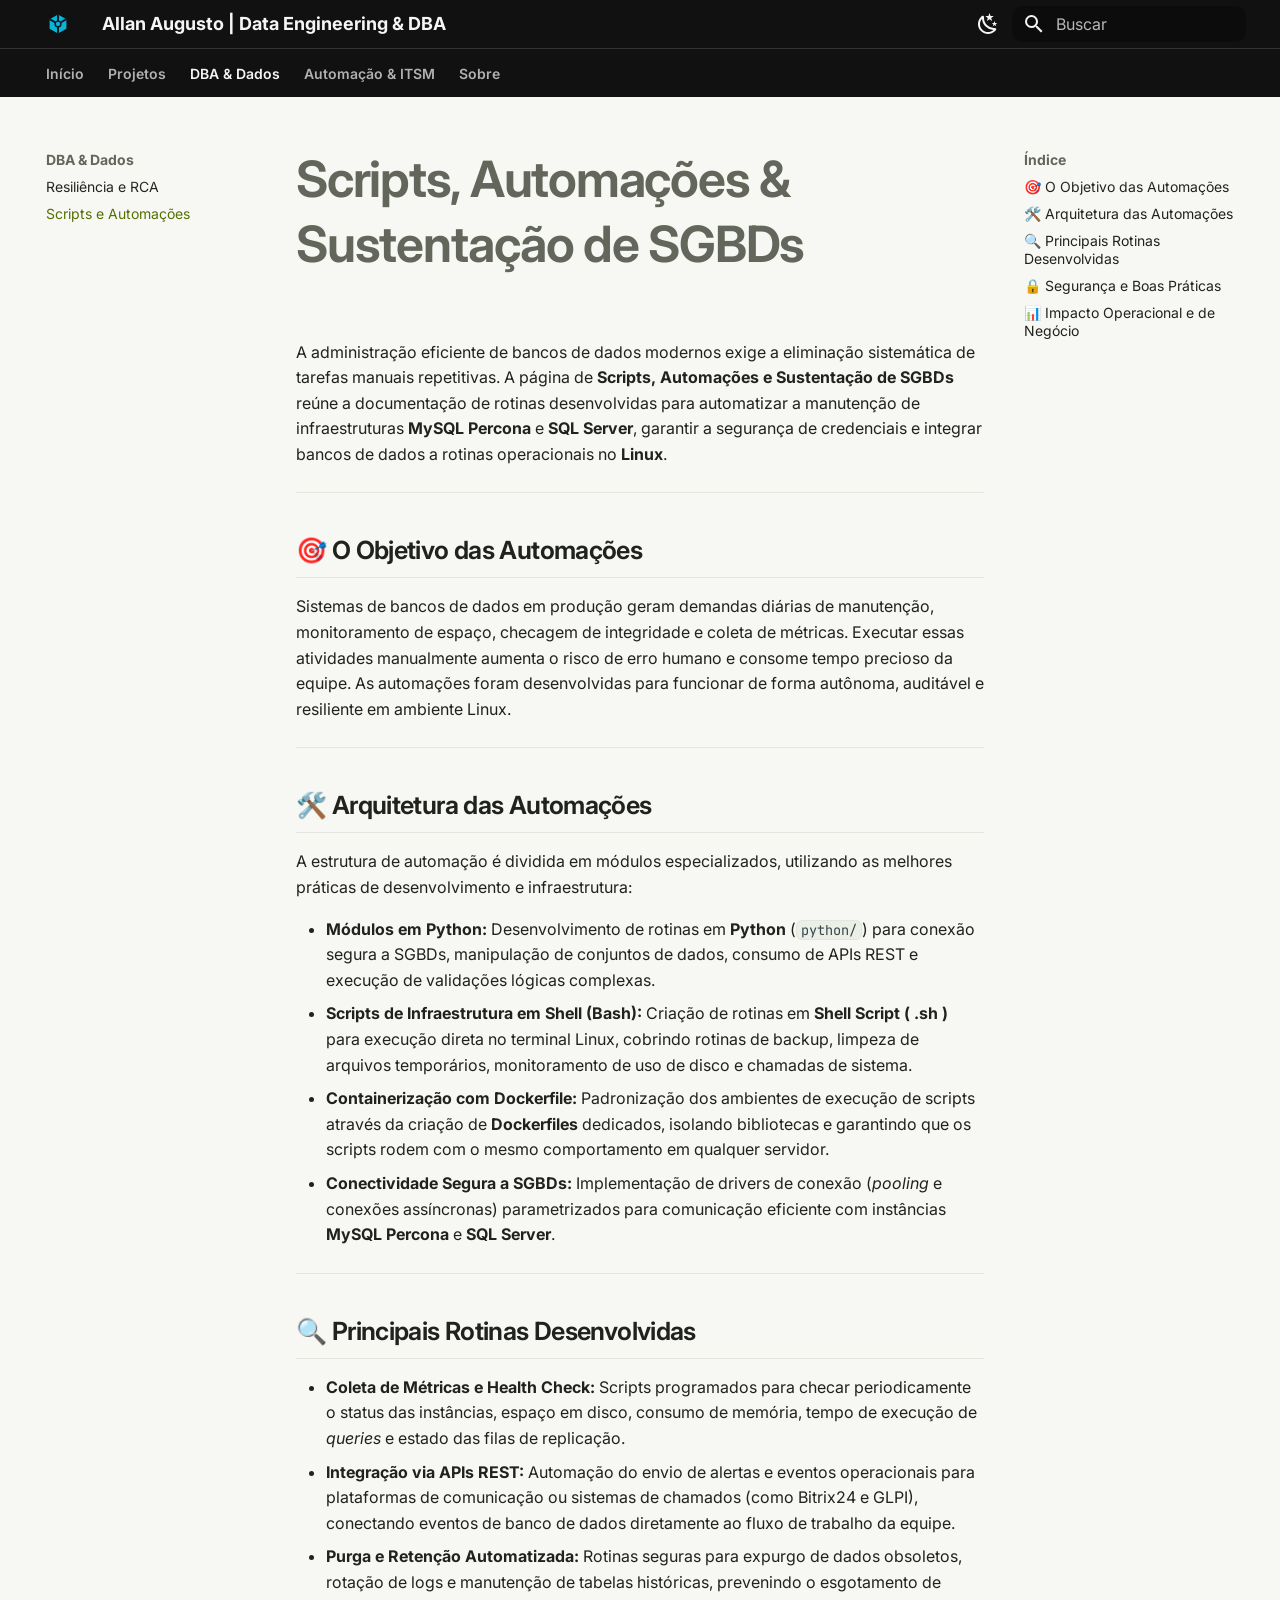
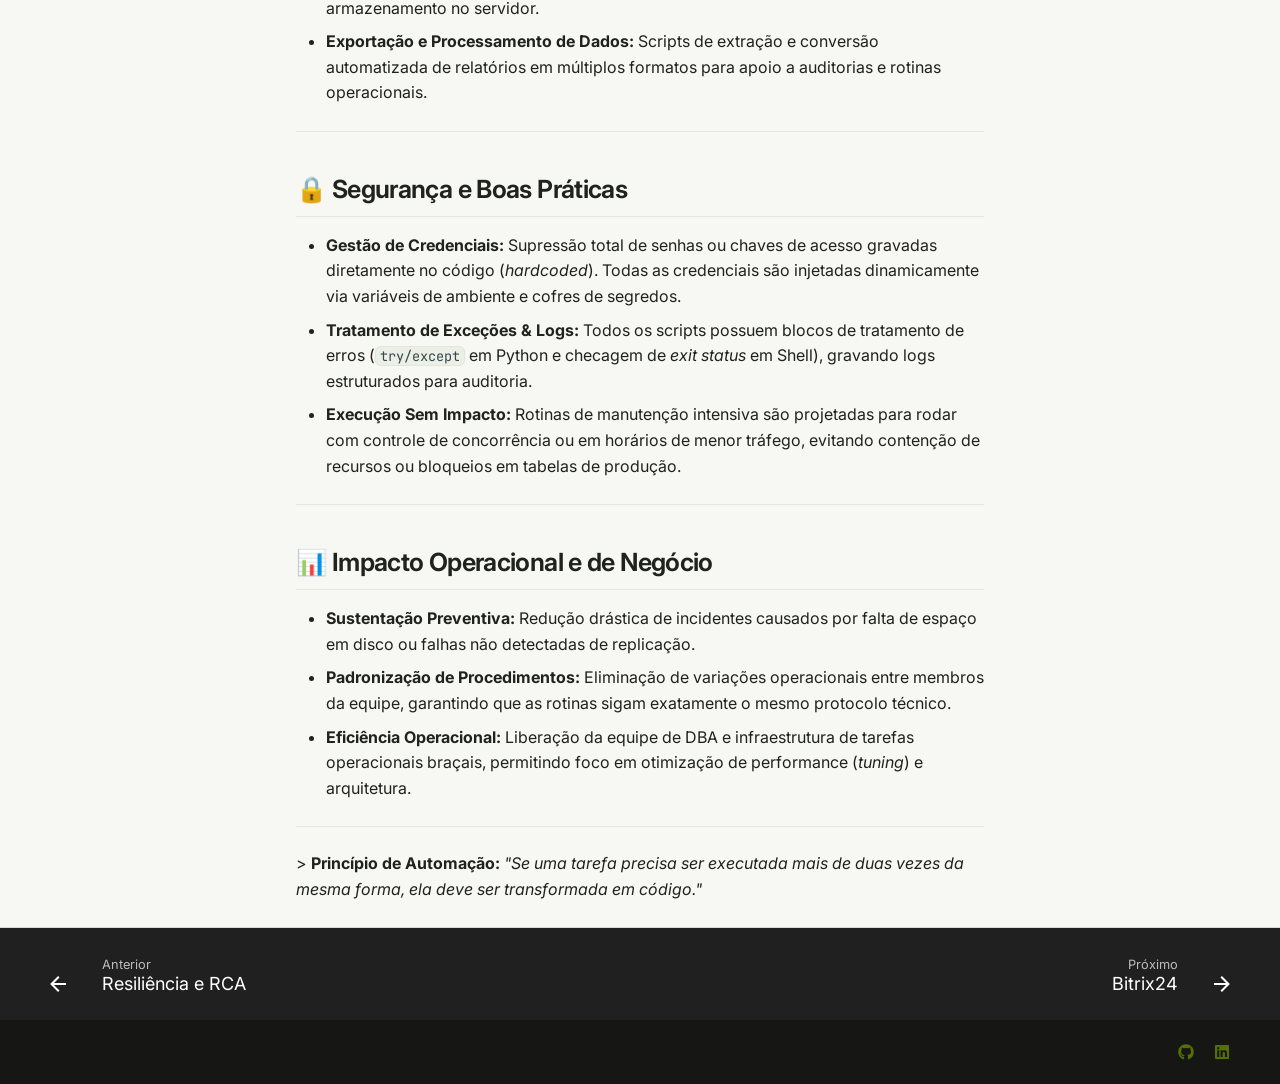
<file: dba/scripts/index.html>
<!doctype html>
<html lang="pt" class="no-js">
  <head>
    
      <meta charset="utf-8">
      <meta name="viewport" content="width=device-width,initial-scale=1">
      
        <meta name="description" content="Portfólio técnico de Allan Augusto — Data Engineering, DBA, automação e observabilidade.">
      
      
        <meta name="author" content="Allan Augusto">
      
      
        <link rel="canonical" href="https://Allanao88.github.io/portfolio-docs/dba/scripts/">
      
      
        <link rel="prev" href="../resiliencia-rca/">
      
      
        <link rel="next" href="../../crm/bitrix24/">
      
      
        
      
      
      <link rel="icon" href="../../assets/favicon.svg">
      <meta name="generator" content="mkdocs-1.6.1, mkdocs-material-9.8.0">
    
    
      
        <title>Scripts e Automações - Allan Augusto | Data Engineering & DBA</title>
      
    
    
      <link rel="stylesheet" href="../../assets/stylesheets/main.57a0d79d.min.css">
      
        
        <link rel="stylesheet" href="../../assets/stylesheets/palette.fb2fffe2.min.css">
      
      


    
    
      
    
    
      
        
        
        <link rel="preconnect" href="https://fonts.gstatic.com" crossorigin>
        <link rel="stylesheet" href="https://fonts.googleapis.com/css?family=Inter:300,300i,400,400i,700,700i%7CJetBrains+Mono:400,400i,700,700i&display=fallback">
        <style>:root{--md-text-font:"Inter";--md-code-font:"JetBrains Mono"}</style>
      
    
    
      <link rel="stylesheet" href="../../stylesheets/extra.css">
    
    <script>__md_scope=new URL("../..",location),__md_hash=e=>[...e].reduce(((e,_)=>(e<<5)-e+_.charCodeAt(0)),0),__md_get=(e,_=localStorage,t=__md_scope)=>JSON.parse(_.getItem(t.pathname+"."+e)),__md_set=(e,_,t=localStorage,a=__md_scope)=>{try{t.setItem(a.pathname+"."+e,JSON.stringify(_))}catch(e){}}</script>
    
      

    
    
  </head>
  
  
    
    
      
    
    
    
    
    <body dir="ltr" data-md-color-scheme="default" data-md-color-primary="custom" data-md-color-accent="custom">
  
    
    <input class="md-toggle" data-md-toggle="drawer" type="checkbox" id="__drawer" autocomplete="off">
    <input class="md-toggle" data-md-toggle="search" type="checkbox" id="__search" autocomplete="off">
    <label class="md-overlay" for="__drawer"></label>
    <div data-md-component="skip">
      
        
        <a href="#scripts-automacoes-sustentacao-de-sgbds" class="md-skip">
          Pular para conteúdo
        </a>
      
    </div>
    <div data-md-component="announce">
      
    </div>
    
    
      

<header class="md-header" data-md-component="header">
  <nav class="md-header__inner md-grid" aria-label="Cabeçalho">
    <a href="../.." title="Allan Augusto | Data Engineering &amp; DBA" class="md-header__button md-logo" aria-label="Allan Augusto | Data Engineering & DBA" data-md-component="logo">
      
  <img src="../../assets/logo.svg" alt="logo">

    </a>
    <label class="md-header__button md-icon" for="__drawer">
      
      <svg xmlns="http://www.w3.org/2000/svg" viewBox="0 0 24 24"><path d="M3 6h18v2H3zm0 5h18v2H3zm0 5h18v2H3z"/></svg>
    </label>
    <div class="md-header__title" data-md-component="header-title">
      <div class="md-header__ellipsis">
        <div class="md-header__topic">
          <span class="md-ellipsis">
            Allan Augusto | Data Engineering & DBA
          </span>
        </div>
        <div class="md-header__topic" data-md-component="header-topic">
          <span class="md-ellipsis">
            
              Scripts e Automações
            
          </span>
        </div>
      </div>
    </div>
    
      
        <form class="md-header__option" data-md-component="palette">
  
    
    
    
    <input class="md-option" data-md-color-media="(prefers-color-scheme: light)" data-md-color-scheme="default" data-md-color-primary="custom" data-md-color-accent="custom"  aria-label="Mudar para modo escuro"  type="radio" name="__palette" id="__palette_0">
    
      <label class="md-header__button md-icon" title="Mudar para modo escuro" for="__palette_1" hidden>
        <svg xmlns="http://www.w3.org/2000/svg" viewBox="0 0 24 24"><path d="m17.75 4.09-2.53 1.94.91 3.06-2.63-1.81-2.63 1.81.91-3.06-2.53-1.94L12.44 4l1.06-3 1.06 3zm3.5 6.91-1.64 1.25.59 1.98-1.7-1.17-1.7 1.17.59-1.98L15.75 11l2.06-.05L18.5 9l.69 1.95zm-2.28 4.95c.83-.08 1.72 1.1 1.19 1.85-.32.45-.66.87-1.08 1.27C15.17 23 8.84 23 4.94 19.07c-3.91-3.9-3.91-10.24 0-14.14.4-.4.82-.76 1.27-1.08.75-.53 1.93.36 1.85 1.19-.27 2.86.69 5.83 2.89 8.02a9.96 9.96 0 0 0 8.02 2.89m-1.64 2.02a12.08 12.08 0 0 1-7.8-3.47c-2.17-2.19-3.33-5-3.49-7.82-2.81 3.14-2.7 7.96.31 10.98 3.02 3.01 7.84 3.12 10.98.31"/></svg>
      </label>
    
  
    
    
    
    <input class="md-option" data-md-color-media="(prefers-color-scheme: dark)" data-md-color-scheme="slate" data-md-color-primary="custom" data-md-color-accent="custom"  aria-label="Mudar para modo claro"  type="radio" name="__palette" id="__palette_1">
    
      <label class="md-header__button md-icon" title="Mudar para modo claro" for="__palette_0" hidden>
        <svg xmlns="http://www.w3.org/2000/svg" viewBox="0 0 24 24"><path d="M12 7a5 5 0 0 1 5 5 5 5 0 0 1-5 5 5 5 0 0 1-5-5 5 5 0 0 1 5-5m0 2a3 3 0 0 0-3 3 3 3 0 0 0 3 3 3 3 0 0 0 3-3 3 3 0 0 0-3-3m0-7 2.39 3.42C13.65 5.15 12.84 5 12 5s-1.65.15-2.39.42zM3.34 7l4.16-.35A7.2 7.2 0 0 0 5.94 8.5c-.44.74-.69 1.5-.83 2.29zm.02 10 1.76-3.77a7.131 7.131 0 0 0 2.38 4.14zM20.65 7l-1.77 3.79a7.02 7.02 0 0 0-2.38-4.15zm-.01 10-4.14.36c.59-.51 1.12-1.14 1.54-1.86.42-.73.69-1.5.83-2.29zM12 22l-2.41-3.44c.74.27 1.55.44 2.41.44.82 0 1.63-.17 2.37-.44z"/></svg>
      </label>
    
  
</form>
      
    
    
      <script>var palette=__md_get("__palette");if(palette&&palette.color){if("(prefers-color-scheme)"===palette.color.media){var media=matchMedia("(prefers-color-scheme: light)"),input=document.querySelector(media.matches?"[data-md-color-media='(prefers-color-scheme: light)']":"[data-md-color-media='(prefers-color-scheme: dark)']");palette.color.media=input.getAttribute("data-md-color-media"),palette.color.scheme=input.getAttribute("data-md-color-scheme"),palette.color.primary=input.getAttribute("data-md-color-primary"),palette.color.accent=input.getAttribute("data-md-color-accent")}for(var[key,value]of Object.entries(palette.color))document.body.setAttribute("data-md-color-"+key,value)}</script>
    
    
    
      
      
        <label class="md-header__button md-icon" for="__search">
          
          <svg xmlns="http://www.w3.org/2000/svg" viewBox="0 0 24 24"><path d="M9.5 3A6.5 6.5 0 0 1 16 9.5c0 1.61-.59 3.09-1.56 4.23l.27.27h.79l5 5-1.5 1.5-5-5v-.79l-.27-.27A6.52 6.52 0 0 1 9.5 16 6.5 6.5 0 0 1 3 9.5 6.5 6.5 0 0 1 9.5 3m0 2C7 5 5 7 5 9.5S7 14 9.5 14 14 12 14 9.5 12 5 9.5 5"/></svg>
        </label>
        <div class="md-search" data-md-component="search" role="dialog">
  <label class="md-search__overlay" for="__search"></label>
  <div class="md-search__inner" role="search">
    <form class="md-search__form" name="search">
      <input type="text" class="md-search__input" name="query" aria-label="Buscar" placeholder="Buscar" autocapitalize="off" autocorrect="off" autocomplete="off" spellcheck="false" data-md-component="search-query" required>
      <label class="md-search__icon md-icon" for="__search">
        
        <svg xmlns="http://www.w3.org/2000/svg" viewBox="0 0 24 24"><path d="M9.5 3A6.5 6.5 0 0 1 16 9.5c0 1.61-.59 3.09-1.56 4.23l.27.27h.79l5 5-1.5 1.5-5-5v-.79l-.27-.27A6.52 6.52 0 0 1 9.5 16 6.5 6.5 0 0 1 3 9.5 6.5 6.5 0 0 1 9.5 3m0 2C7 5 5 7 5 9.5S7 14 9.5 14 14 12 14 9.5 12 5 9.5 5"/></svg>
        
        <svg xmlns="http://www.w3.org/2000/svg" viewBox="0 0 24 24"><path d="M20 11v2H8l5.5 5.5-1.42 1.42L4.16 12l7.92-7.92L13.5 5.5 8 11z"/></svg>
      </label>
      <nav class="md-search__options" aria-label="Pesquisar">
        
          <a href="javascript:void(0)" class="md-search__icon md-icon" title="Compartilhar" aria-label="Compartilhar" data-clipboard data-clipboard-text="" data-md-component="search-share" tabindex="-1">
            
            <svg xmlns="http://www.w3.org/2000/svg" viewBox="0 0 24 24"><path d="M18 16.08c-.76 0-1.44.3-1.96.77L8.91 12.7c.05-.23.09-.46.09-.7s-.04-.47-.09-.7l7.05-4.11c.54.5 1.25.81 2.04.81a3 3 0 0 0 3-3 3 3 0 0 0-3-3 3 3 0 0 0-3 3c0 .24.04.47.09.7L8.04 9.81C7.5 9.31 6.79 9 6 9a3 3 0 0 0-3 3 3 3 0 0 0 3 3c.79 0 1.5-.31 2.04-.81l7.12 4.15c-.05.21-.08.43-.08.66 0 1.61 1.31 2.91 2.92 2.91s2.92-1.3 2.92-2.91A2.92 2.92 0 0 0 18 16.08"/></svg>
          </a>
        
        <button type="reset" class="md-search__icon md-icon" title="Limpar" aria-label="Limpar" tabindex="-1">
          
          <svg xmlns="http://www.w3.org/2000/svg" viewBox="0 0 24 24"><path d="M19 6.41 17.59 5 12 10.59 6.41 5 5 6.41 10.59 12 5 17.59 6.41 19 12 13.41 17.59 19 19 17.59 13.41 12z"/></svg>
        </button>
      </nav>
      
        <div class="md-search__suggest" data-md-component="search-suggest"></div>
      
    </form>
    <div class="md-search__output">
      <div class="md-search__scrollwrap" tabindex="0" data-md-scrollfix>
        <div class="md-search-result" data-md-component="search-result">
          <div class="md-search-result__meta">
            Inicializando busca
          </div>
          <ol class="md-search-result__list" role="presentation"></ol>
        </div>
      </div>
    </div>
  </div>
</div>
      
    
    
  </nav>
  
</header>
    
    <div class="md-container" data-md-component="container">
      
      
        
          
            
<nav class="md-tabs" aria-label="Abas" data-md-component="tabs">
  <div class="md-grid">
    <ul class="md-tabs__list">
      
        
  
  
  
  
    <li class="md-tabs__item">
      <a href="../.." class="md-tabs__link">
        
  
  
    
  
  Início

      </a>
    </li>
  

      
        
  
  
  
  
    
    
      <li class="md-tabs__item">
        <a href="../../projetos/" class="md-tabs__link">
          
  
  
  Projetos

        </a>
      </li>
    
  

      
        
  
  
  
    
  
  
    
    
      <li class="md-tabs__item md-tabs__item--active">
        <a href="../resiliencia-rca/" class="md-tabs__link">
          
  
  
  DBA & Dados

        </a>
      </li>
    
  

      
        
  
  
  
  
    
    
      <li class="md-tabs__item">
        <a href="../../crm/bitrix24/" class="md-tabs__link">
          
  
  
  Automação & ITSM

        </a>
      </li>
    
  

      
        
  
  
  
  
    
    
      <li class="md-tabs__item">
        <a href="../../sobre/" class="md-tabs__link">
          
  
  
  Sobre

        </a>
      </li>
    
  

      
    </ul>
  </div>
</nav>
          
        
      
      <main class="md-main" data-md-component="main">
        <div class="md-main__inner md-grid">
          
            
              
              <div class="md-sidebar md-sidebar--primary" data-md-component="sidebar" data-md-type="navigation" >
                <div class="md-sidebar__scrollwrap">
                  <div class="md-sidebar__inner">
                    


  


<nav class="md-nav md-nav--primary md-nav--lifted" aria-label="Navegação" data-md-level="0">
  <label class="md-nav__title" for="__drawer">
    <a href="../.." title="Allan Augusto | Data Engineering &amp; DBA" class="md-nav__button md-logo" aria-label="Allan Augusto | Data Engineering & DBA" data-md-component="logo">
      
  <img src="../../assets/logo.svg" alt="logo">

    </a>
    Allan Augusto | Data Engineering & DBA
  </label>
  
  <ul class="md-nav__list" data-md-scrollfix>
    
      
      
  
  
  
  
    <li class="md-nav__item">
      <a href="../.." class="md-nav__link">
        
  
  
  <span class="md-ellipsis">
    
  
    Início
  

    
  </span>
  
  

      </a>
    </li>
  

    
      
      
  
  
  
  
    
    
    
    
      
      
        
      
    
    
    <li class="md-nav__item md-nav__item--nested">
      
        
        
        <input class="md-nav__toggle md-toggle " type="checkbox" id="__nav_2" >
        
          
          <label class="md-nav__link" for="__nav_2" id="__nav_2_label" tabindex="0">
            
  
  
  <span class="md-ellipsis">
    
  
    Projetos
  

    
  </span>
  
  

            <span class="md-nav__icon md-icon"></span>
          </label>
        
        <nav class="md-nav" data-md-level="1" aria-labelledby="__nav_2_label" aria-expanded="false">
          <label class="md-nav__title" for="__nav_2">
            <span class="md-nav__icon md-icon"></span>
            
  
    Projetos
  

          </label>
          <ul class="md-nav__list" data-md-scrollfix>
            
              
                
  
  
  
  
    <li class="md-nav__item">
      <a href="../../projetos/" class="md-nav__link">
        
  
  
  <span class="md-ellipsis">
    
  
    Visão geral
  

    
  </span>
  
  

      </a>
    </li>
  

              
            
              
                
  
  
  
  
    <li class="md-nav__item">
      <a href="../../projetos/portal-monitorizacao/" class="md-nav__link">
        
  
  
  <span class="md-ellipsis">
    
  
    Portal de Observabilidade DBA + IA
  

    
  </span>
  
  

      </a>
    </li>
  

              
            
              
                
  
  
  
  
    <li class="md-nav__item">
      <a href="../../projetos/airflow-observabilidade/" class="md-nav__link">
        
  
  
  <span class="md-ellipsis">
    
  
    Arquitetura Apache Airflow
  

    
  </span>
  
  

      </a>
    </li>
  

              
            
              
                
  
  
  
  
    <li class="md-nav__item">
      <a href="../../projetos/aks-tech-site/" class="md-nav__link">
        
  
  
  <span class="md-ellipsis">
    
  
    Site Institucional AKS - Tech
  

    
  </span>
  
  

      </a>
    </li>
  

              
            
              
                
  
  
  
  
    <li class="md-nav__item">
      <a href="../../projetos/crm-lead-flow/" class="md-nav__link">
        
  
  
  <span class="md-ellipsis">
    
  
    CRM Lead Flow
  

    
  </span>
  
  

      </a>
    </li>
  

              
            
          </ul>
        </nav>
      
    </li>
  

    
      
      
  
  
    
  
  
  
    
    
    
    
      
        
        
      
      
        
      
    
    
    <li class="md-nav__item md-nav__item--active md-nav__item--section md-nav__item--nested">
      
        
        
        <input class="md-nav__toggle md-toggle " type="checkbox" id="__nav_3" checked>
        
          
          <label class="md-nav__link" for="__nav_3" id="__nav_3_label" tabindex="">
            
  
  
  <span class="md-ellipsis">
    
  
    DBA & Dados
  

    
  </span>
  
  

            <span class="md-nav__icon md-icon"></span>
          </label>
        
        <nav class="md-nav" data-md-level="1" aria-labelledby="__nav_3_label" aria-expanded="true">
          <label class="md-nav__title" for="__nav_3">
            <span class="md-nav__icon md-icon"></span>
            
  
    DBA & Dados
  

          </label>
          <ul class="md-nav__list" data-md-scrollfix>
            
              
                
  
  
  
  
    <li class="md-nav__item">
      <a href="../resiliencia-rca/" class="md-nav__link">
        
  
  
  <span class="md-ellipsis">
    
  
    Resiliência e RCA
  

    
  </span>
  
  

      </a>
    </li>
  

              
            
              
                
  
  
    
  
  
  
    <li class="md-nav__item md-nav__item--active">
      
      <input class="md-nav__toggle md-toggle" type="checkbox" id="__toc">
      
      
        
      
      
        <label class="md-nav__link md-nav__link--active" for="__toc">
          
  
  
  <span class="md-ellipsis">
    
  
    Scripts e Automações
  

    
  </span>
  
  

          <span class="md-nav__icon md-icon"></span>
        </label>
      
      <a href="./" class="md-nav__link md-nav__link--active">
        
  
  
  <span class="md-ellipsis">
    
  
    Scripts e Automações
  

    
  </span>
  
  

      </a>
      
        

<nav class="md-nav md-nav--secondary" aria-label="Índice">
  
  
  
    
  
  
    <label class="md-nav__title" for="__toc">
      <span class="md-nav__icon md-icon"></span>
      Índice
    </label>
    <ul class="md-nav__list" data-md-component="toc" data-md-scrollfix>
      
        <li class="md-nav__item">
  <a href="#o-objetivo-das-automacoes" class="md-nav__link">
    <span class="md-ellipsis">
      
        🎯 O Objetivo das Automações
      
    </span>
  </a>
  
</li>
      
        <li class="md-nav__item">
  <a href="#arquitetura-das-automacoes" class="md-nav__link">
    <span class="md-ellipsis">
      
        🛠️ Arquitetura das Automações
      
    </span>
  </a>
  
</li>
      
        <li class="md-nav__item">
  <a href="#principais-rotinas-desenvolvidas" class="md-nav__link">
    <span class="md-ellipsis">
      
        🔍 Principais Rotinas Desenvolvidas
      
    </span>
  </a>
  
</li>
      
        <li class="md-nav__item">
  <a href="#seguranca-e-boas-praticas" class="md-nav__link">
    <span class="md-ellipsis">
      
        🔒 Segurança e Boas Práticas
      
    </span>
  </a>
  
</li>
      
        <li class="md-nav__item">
  <a href="#impacto-operacional-e-de-negocio" class="md-nav__link">
    <span class="md-ellipsis">
      
        📊 Impacto Operacional e de Negócio
      
    </span>
  </a>
  
</li>
      
    </ul>
  
</nav>
      
    </li>
  

              
            
          </ul>
        </nav>
      
    </li>
  

    
      
      
  
  
  
  
    
    
    
    
      
      
        
      
    
    
    <li class="md-nav__item md-nav__item--nested">
      
        
        
        <input class="md-nav__toggle md-toggle " type="checkbox" id="__nav_4" >
        
          
          <label class="md-nav__link" for="__nav_4" id="__nav_4_label" tabindex="0">
            
  
  
  <span class="md-ellipsis">
    
  
    Automação & ITSM
  

    
  </span>
  
  

            <span class="md-nav__icon md-icon"></span>
          </label>
        
        <nav class="md-nav" data-md-level="1" aria-labelledby="__nav_4_label" aria-expanded="false">
          <label class="md-nav__title" for="__nav_4">
            <span class="md-nav__icon md-icon"></span>
            
  
    Automação & ITSM
  

          </label>
          <ul class="md-nav__list" data-md-scrollfix>
            
              
                
  
  
  
  
    <li class="md-nav__item">
      <a href="../../crm/bitrix24/" class="md-nav__link">
        
  
  
  <span class="md-ellipsis">
    
  
    Bitrix24
  

    
  </span>
  
  

      </a>
    </li>
  

              
            
              
                
  
  
  
  
    <li class="md-nav__item">
      <a href="../../crm/glpi/" class="md-nav__link">
        
  
  
  <span class="md-ellipsis">
    
  
    GLPI
  

    
  </span>
  
  

      </a>
    </li>
  

              
            
          </ul>
        </nav>
      
    </li>
  

    
      
      
  
  
  
  
    
    
    
    
      
      
        
      
    
    
    <li class="md-nav__item md-nav__item--nested">
      
        
        
        <input class="md-nav__toggle md-toggle " type="checkbox" id="__nav_5" >
        
          
          <label class="md-nav__link" for="__nav_5" id="__nav_5_label" tabindex="0">
            
  
  
  <span class="md-ellipsis">
    
  
    Sobre
  

    
  </span>
  
  

            <span class="md-nav__icon md-icon"></span>
          </label>
        
        <nav class="md-nav" data-md-level="1" aria-labelledby="__nav_5_label" aria-expanded="false">
          <label class="md-nav__title" for="__nav_5">
            <span class="md-nav__icon md-icon"></span>
            
  
    Sobre
  

          </label>
          <ul class="md-nav__list" data-md-scrollfix>
            
              
                
  
  
  
  
    <li class="md-nav__item">
      <a href="../../sobre/" class="md-nav__link">
        
  
  
  <span class="md-ellipsis">
    
  
    Perfil profissional
  

    
  </span>
  
  

      </a>
    </li>
  

              
            
              
                
  
  
  
  
    <li class="md-nav__item">
      <a href="../../stack/" class="md-nav__link">
        
  
  
  <span class="md-ellipsis">
    
  
    Stack tecnológica
  

    
  </span>
  
  

      </a>
    </li>
  

              
            
          </ul>
        </nav>
      
    </li>
  

    
  </ul>
</nav>
                  </div>
                </div>
              </div>
            
            
              
              <div class="md-sidebar md-sidebar--secondary" data-md-component="sidebar" data-md-type="toc" >
                <div class="md-sidebar__scrollwrap">
                  <div class="md-sidebar__inner">
                    

<nav class="md-nav md-nav--secondary" aria-label="Índice">
  
  
  
    
  
  
    <label class="md-nav__title" for="__toc">
      <span class="md-nav__icon md-icon"></span>
      Índice
    </label>
    <ul class="md-nav__list" data-md-component="toc" data-md-scrollfix>
      
        <li class="md-nav__item">
  <a href="#o-objetivo-das-automacoes" class="md-nav__link">
    <span class="md-ellipsis">
      
        🎯 O Objetivo das Automações
      
    </span>
  </a>
  
</li>
      
        <li class="md-nav__item">
  <a href="#arquitetura-das-automacoes" class="md-nav__link">
    <span class="md-ellipsis">
      
        🛠️ Arquitetura das Automações
      
    </span>
  </a>
  
</li>
      
        <li class="md-nav__item">
  <a href="#principais-rotinas-desenvolvidas" class="md-nav__link">
    <span class="md-ellipsis">
      
        🔍 Principais Rotinas Desenvolvidas
      
    </span>
  </a>
  
</li>
      
        <li class="md-nav__item">
  <a href="#seguranca-e-boas-praticas" class="md-nav__link">
    <span class="md-ellipsis">
      
        🔒 Segurança e Boas Práticas
      
    </span>
  </a>
  
</li>
      
        <li class="md-nav__item">
  <a href="#impacto-operacional-e-de-negocio" class="md-nav__link">
    <span class="md-ellipsis">
      
        📊 Impacto Operacional e de Negócio
      
    </span>
  </a>
  
</li>
      
    </ul>
  
</nav>
                  </div>
                </div>
              </div>
            
          
          
            <div class="md-content" data-md-component="content">
              
              <article class="md-content__inner md-typeset">
                
                  



<h1 id="scripts-automacoes-sustentacao-de-sgbds">Scripts, Automações &amp; Sustentação de SGBDs</h1>
<p>A administração eficiente de bancos de dados modernos exige a eliminação sistemática de tarefas manuais repetitivas. A página de <strong>Scripts, Automações e Sustentação de SGBDs</strong> reúne a documentação de rotinas desenvolvidas para automatizar a manutenção de infraestruturas <strong>MySQL Percona</strong> e <strong>SQL Server</strong>, garantir a segurança de credenciais e integrar bancos de dados a rotinas operacionais no <strong>Linux</strong>.</p>
<hr />
<h2 id="o-objetivo-das-automacoes">🎯 O Objetivo das Automações</h2>
<p>Sistemas de bancos de dados em produção geram demandas diárias de manutenção, monitoramento de espaço, checagem de integridade e coleta de métricas. Executar essas atividades manualmente aumenta o risco de erro humano e consome tempo precioso da equipe. As automações foram desenvolvidas para funcionar de forma autônoma, auditável e resiliente em ambiente Linux.</p>
<hr />
<h2 id="arquitetura-das-automacoes">🛠️ Arquitetura das Automações</h2>
<p>A estrutura de automação é dividida em módulos especializados, utilizando as melhores práticas de desenvolvimento e infraestrutura:</p>
<ul>
<li><strong>Módulos em Python:</strong> Desenvolvimento de rotinas em <strong>Python</strong> (<code>python/</code>) para conexão segura a SGBDs, manipulação de conjuntos de dados, consumo de APIs REST e execução de validações lógicas complexas.</li>
<li><strong>Scripts de Infraestrutura em Shell (Bash):</strong> Criação de rotinas em <strong>Shell Script (</strong> <strong>.sh</strong> <strong>)</strong> para execução direta no terminal Linux, cobrindo rotinas de backup, limpeza de arquivos temporários, monitoramento de uso de disco e chamadas de sistema.</li>
<li><strong>Containerização com Dockerfile:</strong> Padronização dos ambientes de execução de scripts através da criação de <strong>Dockerfiles</strong> dedicados, isolando bibliotecas e garantindo que os scripts rodem com o mesmo comportamento em qualquer servidor.</li>
<li><strong>Conectividade Segura a SGBDs:</strong> Implementação de drivers de conexão (<em>pooling</em> e conexões assíncronas) parametrizados para comunicação eficiente com instâncias <strong>MySQL Percona</strong> e <strong>SQL Server</strong>.</li>
</ul>
<hr />
<h2 id="principais-rotinas-desenvolvidas">🔍 Principais Rotinas Desenvolvidas</h2>
<ul>
<li><strong>Coleta de Métricas e Health Check:</strong> Scripts programados para checar periodicamente o status das instâncias, espaço em disco, consumo de memória, tempo de execução de <em>queries</em> e estado das filas de replicação.</li>
<li><strong>Integração via APIs REST:</strong> Automação do envio de alertas e eventos operacionais para plataformas de comunicação ou sistemas de chamados (como Bitrix24 e GLPI), conectando eventos de banco de dados diretamente ao fluxo de trabalho da equipe.</li>
<li><strong>Purga e Retenção Automatizada:</strong> Rotinas seguras para expurgo de dados obsoletos, rotação de logs e manutenção de tabelas históricas, prevenindo o esgotamento de armazenamento no servidor.</li>
<li><strong>Exportação e Processamento de Dados:</strong> Scripts de extração e conversão automatizada de relatórios em múltiplos formatos para apoio a auditorias e rotinas operacionais.</li>
</ul>
<hr />
<h2 id="seguranca-e-boas-praticas">🔒 Segurança e Boas Práticas</h2>
<ul>
<li><strong>Gestão de Credenciais:</strong> Supressão total de senhas ou chaves de acesso gravadas diretamente no código (<em>hardcoded</em>). Todas as credenciais são injetadas dinamicamente via variáveis de ambiente e cofres de segredos.</li>
<li><strong>Tratamento de Exceções &amp; Logs:</strong> Todos os scripts possuem blocos de tratamento de erros (<code>try/except</code> em Python e checagem de <em>exit status</em> em Shell), gravando logs estruturados para auditoria.</li>
<li><strong>Execução Sem Impacto:</strong> Rotinas de manutenção intensiva são projetadas para rodar com controle de concorrência ou em horários de menor tráfego, evitando contenção de recursos ou bloqueios em tabelas de produção.</li>
</ul>
<hr />
<h2 id="impacto-operacional-e-de-negocio">📊 Impacto Operacional e de Negócio</h2>
<ul>
<li><strong>Sustentação Preventiva:</strong> Redução drástica de incidentes causados por falta de espaço em disco ou falhas não detectadas de replicação.</li>
<li><strong>Padronização de Procedimentos:</strong> Eliminação de variações operacionais entre membros da equipe, garantindo que as rotinas sigam exatamente o mesmo protocolo técnico.</li>
<li><strong>Eficiência Operacional:</strong> Liberação da equipe de DBA e infraestrutura de tarefas operacionais braçais, permitindo foco em otimização de performance (<em>tuning</em>) e arquitetura.</li>
</ul>
<hr />
<p>&gt; <strong>Princípio de Automação:</strong> <em>"Se uma tarefa precisa ser executada mais de duas vezes da mesma forma, ela deve ser transformada em código."</em></p>












                
              </article>
            </div>
          
          
  <script>var tabs=__md_get("__tabs");if(Array.isArray(tabs))e:for(var set of document.querySelectorAll(".tabbed-set")){var labels=set.querySelector(".tabbed-labels");for(var tab of tabs)for(var label of labels.getElementsByTagName("label"))if(label.innerText.trim()===tab){var input=document.getElementById(label.htmlFor);input.checked=!0;continue e}}</script>

<script>var target=document.getElementById(location.hash.slice(1));target&&target.name&&(target.checked=target.name.startsWith("__tabbed_"))</script>
        </div>
        
          <button type="button" class="md-top md-icon" data-md-component="top" hidden>
  
  <svg xmlns="http://www.w3.org/2000/svg" viewBox="0 0 24 24"><path d="M13 20h-2V8l-5.5 5.5-1.42-1.42L12 4.16l7.92 7.92-1.42 1.42L13 8z"/></svg>
  Voltar para o topo
</button>
        
      </main>
      
        <footer class="md-footer">
  
    
      
      <nav class="md-footer__inner md-grid" aria-label="Rodapé" >
        
          
          <a href="../resiliencia-rca/" class="md-footer__link md-footer__link--prev" aria-label="Anterior: Resiliência e RCA">
            <div class="md-footer__button md-icon">
              
              <svg xmlns="http://www.w3.org/2000/svg" viewBox="0 0 24 24"><path d="M20 11v2H8l5.5 5.5-1.42 1.42L4.16 12l7.92-7.92L13.5 5.5 8 11z"/></svg>
            </div>
            <div class="md-footer__title">
              <span class="md-footer__direction">
                Anterior
              </span>
              <div class="md-ellipsis">
                Resiliência e RCA
              </div>
            </div>
          </a>
        
        
          
          <a href="../../crm/bitrix24/" class="md-footer__link md-footer__link--next" aria-label="Próximo: Bitrix24">
            <div class="md-footer__title">
              <span class="md-footer__direction">
                Próximo
              </span>
              <div class="md-ellipsis">
                Bitrix24
              </div>
            </div>
            <div class="md-footer__button md-icon">
              
              <svg xmlns="http://www.w3.org/2000/svg" viewBox="0 0 24 24"><path d="M4 11v2h12l-5.5 5.5 1.42 1.42L19.84 12l-7.92-7.92L10.5 5.5 16 11z"/></svg>
            </div>
          </a>
        
      </nav>
    
  
  <div class="md-footer-meta md-typeset">
    <div class="md-footer-meta__inner md-grid">
      <div class="md-copyright">
  
  
</div>
      
        
<div class="md-social">
  
    
    
    
    
    <a href="https://github.com/Allanao88" target="_blank" rel="noopener" title="Allan no GitHub" class="md-social__link">
      <svg xmlns="http://www.w3.org/2000/svg" viewBox="0 0 512 512"><!--! Font Awesome Free 7.1.0 by @fontawesome - https://fontawesome.com License - https://fontawesome.com/license/free (Icons: CC BY 4.0, Fonts: SIL OFL 1.1, Code: MIT License) Copyright 2025 Fonticons, Inc.--><path d="M173.9 397.4c0 2-2.3 3.6-5.2 3.6-3.3.3-5.6-1.3-5.6-3.6 0-2 2.3-3.6 5.2-3.6 3-.3 5.6 1.3 5.6 3.6m-31.1-4.5c-.7 2 1.3 4.3 4.3 4.9 2.6 1 5.6 0 6.2-2s-1.3-4.3-4.3-5.2c-2.6-.7-5.5.3-6.2 2.3m44.2-1.7c-2.9.7-4.9 2.6-4.6 4.9.3 2 2.9 3.3 5.9 2.6 2.9-.7 4.9-2.6 4.6-4.6-.3-1.9-3-3.2-5.9-2.9M252.8 8C114.1 8 8 113.3 8 252c0 110.9 69.8 205.8 169.5 239.2 12.8 2.3 17.3-5.6 17.3-12.1 0-6.2-.3-40.4-.3-61.4 0 0-70 15-84.7-29.8 0 0-11.4-29.1-27.8-36.6 0 0-22.9-15.7 1.6-15.4 0 0 24.9 2 38.6 25.8 21.9 38.6 58.6 27.5 72.9 20.9 2.3-16 8.8-27.1 16-33.7-55.9-6.2-112.3-14.3-112.3-110.5 0-27.5 7.6-41.3 23.6-58.9-2.6-6.5-11.1-33.3 2.6-67.9 20.9-6.5 69 27 69 27 20-5.6 41.5-8.5 62.8-8.5s42.8 2.9 62.8 8.5c0 0 48.1-33.6 69-27 13.7 34.7 5.2 61.4 2.6 67.9 16 17.7 25.8 31.5 25.8 58.9 0 96.5-58.9 104.2-114.8 110.5 9.2 7.9 17 22.9 17 46.4 0 33.7-.3 75.4-.3 83.6 0 6.5 4.6 14.4 17.3 12.1C436.2 457.8 504 362.9 504 252 504 113.3 391.5 8 252.8 8M105.2 352.9c-1.3 1-1 3.3.7 5.2 1.6 1.6 3.9 2.3 5.2 1 1.3-1 1-3.3-.7-5.2-1.6-1.6-3.9-2.3-5.2-1m-10.8-8.1c-.7 1.3.3 2.9 2.3 3.9 1.6 1 3.6.7 4.3-.7.7-1.3-.3-2.9-2.3-3.9-2-.6-3.6-.3-4.3.7m32.4 35.6c-1.6 1.3-1 4.3 1.3 6.2 2.3 2.3 5.2 2.6 6.5 1 1.3-1.3.7-4.3-1.3-6.2-2.2-2.3-5.2-2.6-6.5-1m-11.4-14.7c-1.6 1-1.6 3.6 0 5.9s4.3 3.3 5.6 2.3c1.6-1.3 1.6-3.9 0-6.2-1.4-2.3-4-3.3-5.6-2"/></svg>
    </a>
  
    
    
    
    
    <a href="https://www.linkedin.com/in/allan-augusto-carvalho-de-oliveira-102b985b" target="_blank" rel="noopener" title="Allan no LinkedIn" class="md-social__link">
      <svg xmlns="http://www.w3.org/2000/svg" viewBox="0 0 448 512"><!--! Font Awesome Free 7.1.0 by @fontawesome - https://fontawesome.com License - https://fontawesome.com/license/free (Icons: CC BY 4.0, Fonts: SIL OFL 1.1, Code: MIT License) Copyright 2025 Fonticons, Inc.--><path d="M416 32H31.9C14.3 32 0 46.5 0 64.3v383.4C0 465.5 14.3 480 31.9 480H416c17.6 0 32-14.5 32-32.3V64.3c0-17.8-14.4-32.3-32-32.3M135.4 416H69V202.2h66.5V416zM102.2 96a38.5 38.5 0 1 1 0 77 38.5 38.5 0 1 1 0-77m282.1 320h-66.4V312c0-24.8-.5-56.7-34.5-56.7-34.6 0-39.9 27-39.9 54.9V416h-66.4V202.2h63.7v29.2h.9c8.9-16.8 30.6-34.5 62.9-34.5 67.2 0 79.7 44.3 79.7 101.9z"/></svg>
    </a>
  
</div>
      
    </div>
  </div>
</footer>
      
    </div>
    <div class="md-dialog" data-md-component="dialog">
      <div class="md-dialog__inner md-typeset"></div>
    </div>
    
      <div class="md-progress" data-md-component="progress" role="progressbar"></div>
    
    
    
      
      
      <script id="__config" type="application/json">{"annotate": null, "base": "../..", "features": ["navigation.instant", "navigation.instant.progress", "navigation.tabs", "navigation.sections", "navigation.top", "navigation.tracking", "navigation.footer", "toc.follow", "search.suggest", "search.highlight", "search.share", "content.code.copy", "content.code.annotate", "content.tabs.link"], "search": "../../assets/javascripts/workers/search.a7633da7.min.js", "tags": null, "translations": {"clipboard.copied": "Copiado para \u00e1rea de transfer\u00eancia", "clipboard.copy": "Copiar para \u00e1rea de transfer\u00eancia", "search.result.more.one": "mais 1 nesta p\u00e1gina", "search.result.more.other": "# mais nesta p\u00e1gina", "search.result.none": "Nenhum documento encontrado", "search.result.one": "1 documento encontrado", "search.result.other": "# documentos encontrados", "search.result.placeholder": "Digite para iniciar a busca", "search.result.term.missing": "Ausente", "select.version": "Selecione a vers\u00e3o"}, "version": null}</script>
    
    
      <script src="../../assets/javascripts/bundle.c21346df.min.js"></script>
      
    
  </body>
</html>
</file>
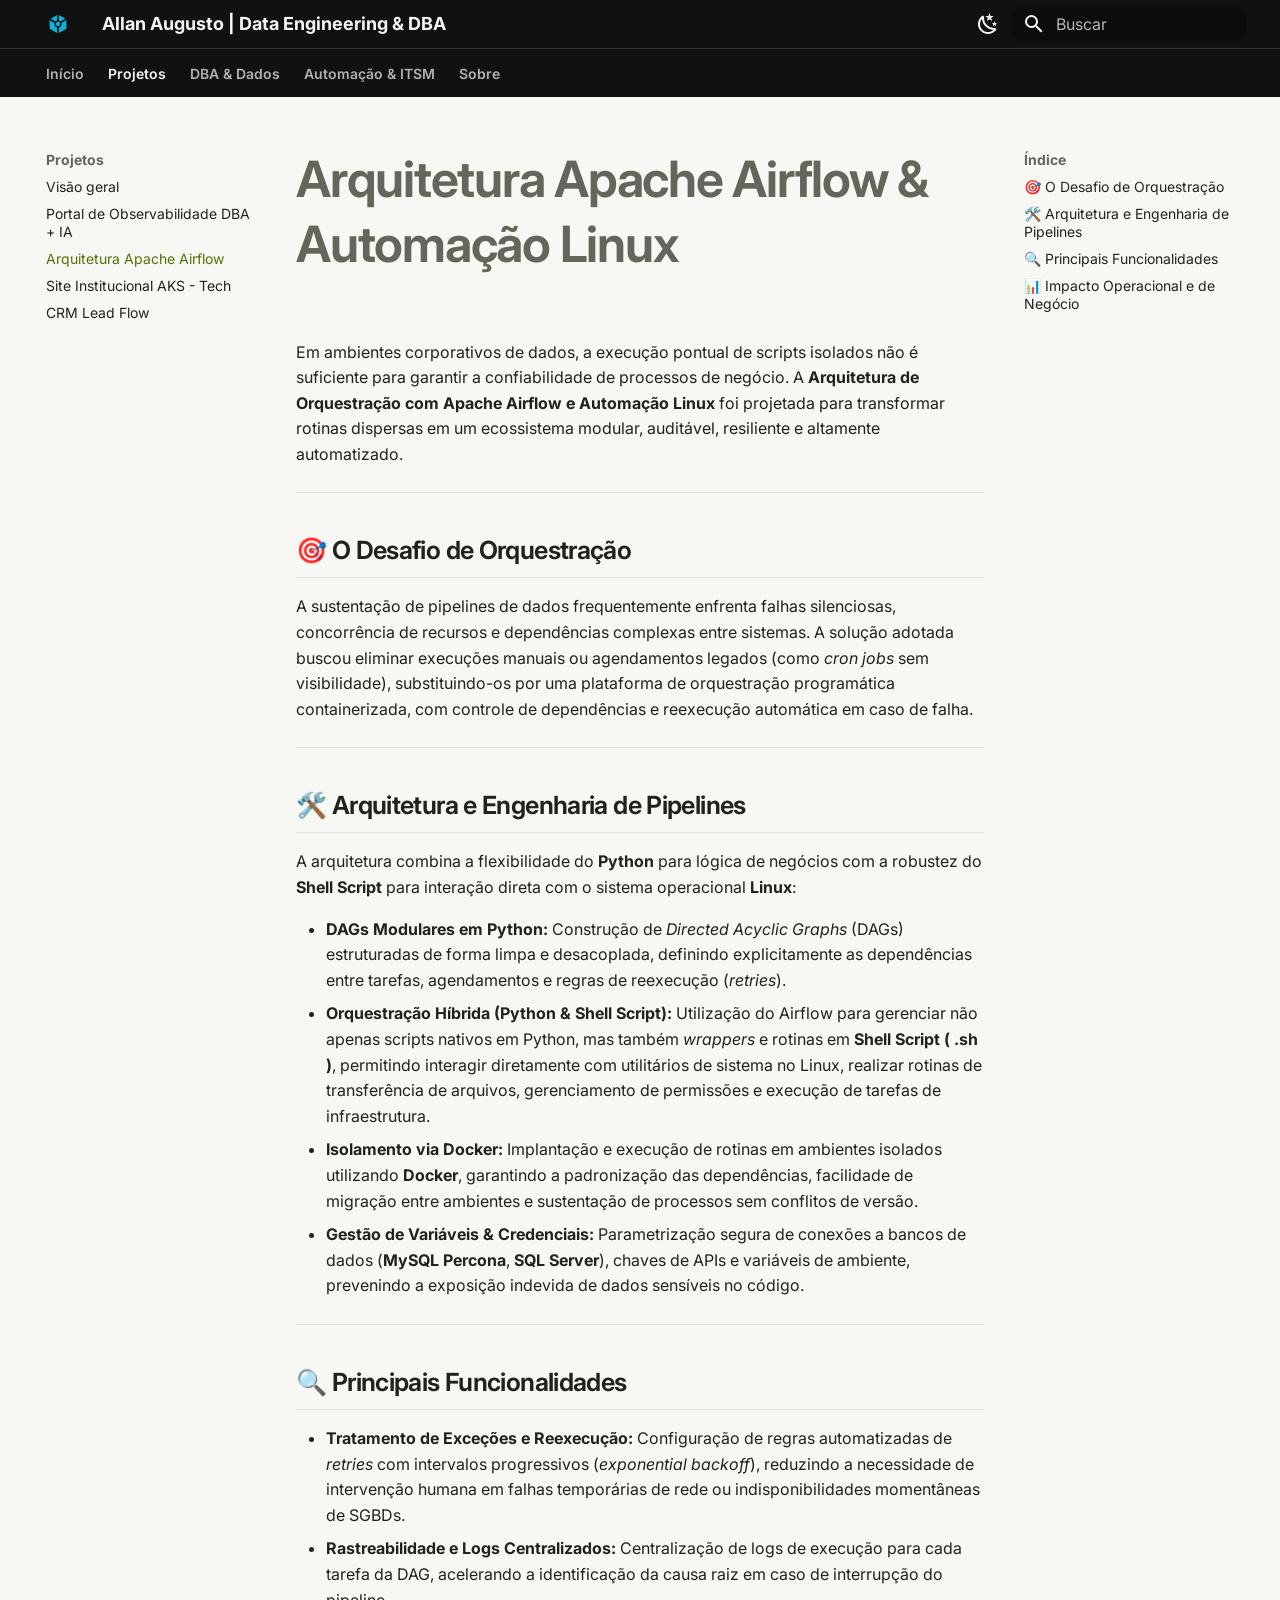
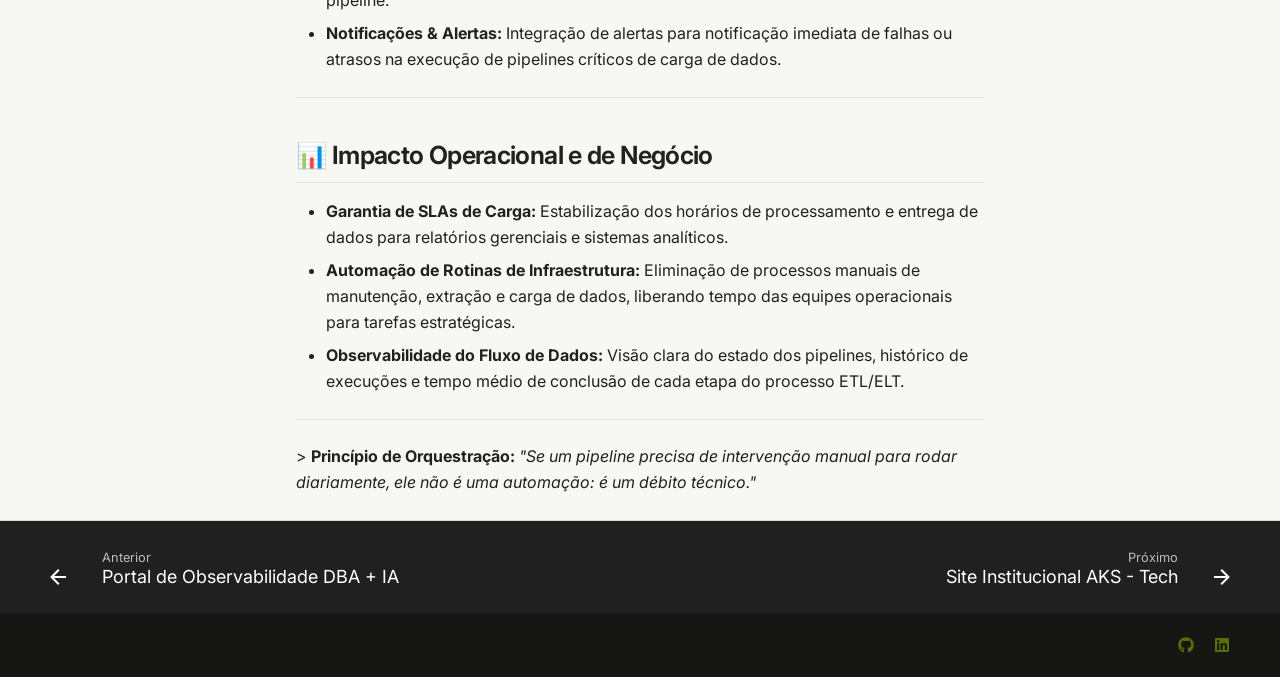
<file: projetos/airflow-observabilidade/index.html>
<!doctype html>
<html lang="pt" class="no-js">
  <head>
    
      <meta charset="utf-8">
      <meta name="viewport" content="width=device-width,initial-scale=1">
      
        <meta name="description" content="Portfólio técnico de Allan Augusto — Data Engineering, DBA, automação e observabilidade.">
      
      
        <meta name="author" content="Allan Augusto">
      
      
        <link rel="canonical" href="https://Allanao88.github.io/portfolio-docs/projetos/airflow-observabilidade/">
      
      
        <link rel="prev" href="../portal-monitorizacao/">
      
      
        <link rel="next" href="../aks-tech-site/">
      
      
        
      
      
      <link rel="icon" href="../../assets/favicon.svg">
      <meta name="generator" content="mkdocs-1.6.1, mkdocs-material-9.8.0">
    
    
      
        <title>Arquitetura Apache Airflow - Allan Augusto | Data Engineering & DBA</title>
      
    
    
      <link rel="stylesheet" href="../../assets/stylesheets/main.57a0d79d.min.css">
      
        
        <link rel="stylesheet" href="../../assets/stylesheets/palette.fb2fffe2.min.css">
      
      


    
    
      
    
    
      
        
        
        <link rel="preconnect" href="https://fonts.gstatic.com" crossorigin>
        <link rel="stylesheet" href="https://fonts.googleapis.com/css?family=Inter:300,300i,400,400i,700,700i%7CJetBrains+Mono:400,400i,700,700i&display=fallback">
        <style>:root{--md-text-font:"Inter";--md-code-font:"JetBrains Mono"}</style>
      
    
    
      <link rel="stylesheet" href="../../stylesheets/extra.css">
    
    <script>__md_scope=new URL("../..",location),__md_hash=e=>[...e].reduce(((e,_)=>(e<<5)-e+_.charCodeAt(0)),0),__md_get=(e,_=localStorage,t=__md_scope)=>JSON.parse(_.getItem(t.pathname+"."+e)),__md_set=(e,_,t=localStorage,a=__md_scope)=>{try{t.setItem(a.pathname+"."+e,JSON.stringify(_))}catch(e){}}</script>
    
      

    
    
  </head>
  
  
    
    
      
    
    
    
    
    <body dir="ltr" data-md-color-scheme="default" data-md-color-primary="custom" data-md-color-accent="custom">
  
    
    <input class="md-toggle" data-md-toggle="drawer" type="checkbox" id="__drawer" autocomplete="off">
    <input class="md-toggle" data-md-toggle="search" type="checkbox" id="__search" autocomplete="off">
    <label class="md-overlay" for="__drawer"></label>
    <div data-md-component="skip">
      
        
        <a href="#arquitetura-apache-airflow-automacao-linux" class="md-skip">
          Pular para conteúdo
        </a>
      
    </div>
    <div data-md-component="announce">
      
    </div>
    
    
      

<header class="md-header" data-md-component="header">
  <nav class="md-header__inner md-grid" aria-label="Cabeçalho">
    <a href="../.." title="Allan Augusto | Data Engineering &amp; DBA" class="md-header__button md-logo" aria-label="Allan Augusto | Data Engineering & DBA" data-md-component="logo">
      
  <img src="../../assets/logo.svg" alt="logo">

    </a>
    <label class="md-header__button md-icon" for="__drawer">
      
      <svg xmlns="http://www.w3.org/2000/svg" viewBox="0 0 24 24"><path d="M3 6h18v2H3zm0 5h18v2H3zm0 5h18v2H3z"/></svg>
    </label>
    <div class="md-header__title" data-md-component="header-title">
      <div class="md-header__ellipsis">
        <div class="md-header__topic">
          <span class="md-ellipsis">
            Allan Augusto | Data Engineering & DBA
          </span>
        </div>
        <div class="md-header__topic" data-md-component="header-topic">
          <span class="md-ellipsis">
            
              Arquitetura Apache Airflow
            
          </span>
        </div>
      </div>
    </div>
    
      
        <form class="md-header__option" data-md-component="palette">
  
    
    
    
    <input class="md-option" data-md-color-media="(prefers-color-scheme: light)" data-md-color-scheme="default" data-md-color-primary="custom" data-md-color-accent="custom"  aria-label="Mudar para modo escuro"  type="radio" name="__palette" id="__palette_0">
    
      <label class="md-header__button md-icon" title="Mudar para modo escuro" for="__palette_1" hidden>
        <svg xmlns="http://www.w3.org/2000/svg" viewBox="0 0 24 24"><path d="m17.75 4.09-2.53 1.94.91 3.06-2.63-1.81-2.63 1.81.91-3.06-2.53-1.94L12.44 4l1.06-3 1.06 3zm3.5 6.91-1.64 1.25.59 1.98-1.7-1.17-1.7 1.17.59-1.98L15.75 11l2.06-.05L18.5 9l.69 1.95zm-2.28 4.95c.83-.08 1.72 1.1 1.19 1.85-.32.45-.66.87-1.08 1.27C15.17 23 8.84 23 4.94 19.07c-3.91-3.9-3.91-10.24 0-14.14.4-.4.82-.76 1.27-1.08.75-.53 1.93.36 1.85 1.19-.27 2.86.69 5.83 2.89 8.02a9.96 9.96 0 0 0 8.02 2.89m-1.64 2.02a12.08 12.08 0 0 1-7.8-3.47c-2.17-2.19-3.33-5-3.49-7.82-2.81 3.14-2.7 7.96.31 10.98 3.02 3.01 7.84 3.12 10.98.31"/></svg>
      </label>
    
  
    
    
    
    <input class="md-option" data-md-color-media="(prefers-color-scheme: dark)" data-md-color-scheme="slate" data-md-color-primary="custom" data-md-color-accent="custom"  aria-label="Mudar para modo claro"  type="radio" name="__palette" id="__palette_1">
    
      <label class="md-header__button md-icon" title="Mudar para modo claro" for="__palette_0" hidden>
        <svg xmlns="http://www.w3.org/2000/svg" viewBox="0 0 24 24"><path d="M12 7a5 5 0 0 1 5 5 5 5 0 0 1-5 5 5 5 0 0 1-5-5 5 5 0 0 1 5-5m0 2a3 3 0 0 0-3 3 3 3 0 0 0 3 3 3 3 0 0 0 3-3 3 3 0 0 0-3-3m0-7 2.39 3.42C13.65 5.15 12.84 5 12 5s-1.65.15-2.39.42zM3.34 7l4.16-.35A7.2 7.2 0 0 0 5.94 8.5c-.44.74-.69 1.5-.83 2.29zm.02 10 1.76-3.77a7.131 7.131 0 0 0 2.38 4.14zM20.65 7l-1.77 3.79a7.02 7.02 0 0 0-2.38-4.15zm-.01 10-4.14.36c.59-.51 1.12-1.14 1.54-1.86.42-.73.69-1.5.83-2.29zM12 22l-2.41-3.44c.74.27 1.55.44 2.41.44.82 0 1.63-.17 2.37-.44z"/></svg>
      </label>
    
  
</form>
      
    
    
      <script>var palette=__md_get("__palette");if(palette&&palette.color){if("(prefers-color-scheme)"===palette.color.media){var media=matchMedia("(prefers-color-scheme: light)"),input=document.querySelector(media.matches?"[data-md-color-media='(prefers-color-scheme: light)']":"[data-md-color-media='(prefers-color-scheme: dark)']");palette.color.media=input.getAttribute("data-md-color-media"),palette.color.scheme=input.getAttribute("data-md-color-scheme"),palette.color.primary=input.getAttribute("data-md-color-primary"),palette.color.accent=input.getAttribute("data-md-color-accent")}for(var[key,value]of Object.entries(palette.color))document.body.setAttribute("data-md-color-"+key,value)}</script>
    
    
    
      
      
        <label class="md-header__button md-icon" for="__search">
          
          <svg xmlns="http://www.w3.org/2000/svg" viewBox="0 0 24 24"><path d="M9.5 3A6.5 6.5 0 0 1 16 9.5c0 1.61-.59 3.09-1.56 4.23l.27.27h.79l5 5-1.5 1.5-5-5v-.79l-.27-.27A6.52 6.52 0 0 1 9.5 16 6.5 6.5 0 0 1 3 9.5 6.5 6.5 0 0 1 9.5 3m0 2C7 5 5 7 5 9.5S7 14 9.5 14 14 12 14 9.5 12 5 9.5 5"/></svg>
        </label>
        <div class="md-search" data-md-component="search" role="dialog">
  <label class="md-search__overlay" for="__search"></label>
  <div class="md-search__inner" role="search">
    <form class="md-search__form" name="search">
      <input type="text" class="md-search__input" name="query" aria-label="Buscar" placeholder="Buscar" autocapitalize="off" autocorrect="off" autocomplete="off" spellcheck="false" data-md-component="search-query" required>
      <label class="md-search__icon md-icon" for="__search">
        
        <svg xmlns="http://www.w3.org/2000/svg" viewBox="0 0 24 24"><path d="M9.5 3A6.5 6.5 0 0 1 16 9.5c0 1.61-.59 3.09-1.56 4.23l.27.27h.79l5 5-1.5 1.5-5-5v-.79l-.27-.27A6.52 6.52 0 0 1 9.5 16 6.5 6.5 0 0 1 3 9.5 6.5 6.5 0 0 1 9.5 3m0 2C7 5 5 7 5 9.5S7 14 9.5 14 14 12 14 9.5 12 5 9.5 5"/></svg>
        
        <svg xmlns="http://www.w3.org/2000/svg" viewBox="0 0 24 24"><path d="M20 11v2H8l5.5 5.5-1.42 1.42L4.16 12l7.92-7.92L13.5 5.5 8 11z"/></svg>
      </label>
      <nav class="md-search__options" aria-label="Pesquisar">
        
          <a href="javascript:void(0)" class="md-search__icon md-icon" title="Compartilhar" aria-label="Compartilhar" data-clipboard data-clipboard-text="" data-md-component="search-share" tabindex="-1">
            
            <svg xmlns="http://www.w3.org/2000/svg" viewBox="0 0 24 24"><path d="M18 16.08c-.76 0-1.44.3-1.96.77L8.91 12.7c.05-.23.09-.46.09-.7s-.04-.47-.09-.7l7.05-4.11c.54.5 1.25.81 2.04.81a3 3 0 0 0 3-3 3 3 0 0 0-3-3 3 3 0 0 0-3 3c0 .24.04.47.09.7L8.04 9.81C7.5 9.31 6.79 9 6 9a3 3 0 0 0-3 3 3 3 0 0 0 3 3c.79 0 1.5-.31 2.04-.81l7.12 4.15c-.05.21-.08.43-.08.66 0 1.61 1.31 2.91 2.92 2.91s2.92-1.3 2.92-2.91A2.92 2.92 0 0 0 18 16.08"/></svg>
          </a>
        
        <button type="reset" class="md-search__icon md-icon" title="Limpar" aria-label="Limpar" tabindex="-1">
          
          <svg xmlns="http://www.w3.org/2000/svg" viewBox="0 0 24 24"><path d="M19 6.41 17.59 5 12 10.59 6.41 5 5 6.41 10.59 12 5 17.59 6.41 19 12 13.41 17.59 19 19 17.59 13.41 12z"/></svg>
        </button>
      </nav>
      
        <div class="md-search__suggest" data-md-component="search-suggest"></div>
      
    </form>
    <div class="md-search__output">
      <div class="md-search__scrollwrap" tabindex="0" data-md-scrollfix>
        <div class="md-search-result" data-md-component="search-result">
          <div class="md-search-result__meta">
            Inicializando busca
          </div>
          <ol class="md-search-result__list" role="presentation"></ol>
        </div>
      </div>
    </div>
  </div>
</div>
      
    
    
  </nav>
  
</header>
    
    <div class="md-container" data-md-component="container">
      
      
        
          
            
<nav class="md-tabs" aria-label="Abas" data-md-component="tabs">
  <div class="md-grid">
    <ul class="md-tabs__list">
      
        
  
  
  
  
    <li class="md-tabs__item">
      <a href="../.." class="md-tabs__link">
        
  
  
    
  
  Início

      </a>
    </li>
  

      
        
  
  
  
    
  
  
    
    
      <li class="md-tabs__item md-tabs__item--active">
        <a href="../" class="md-tabs__link">
          
  
  
  Projetos

        </a>
      </li>
    
  

      
        
  
  
  
  
    
    
      <li class="md-tabs__item">
        <a href="../../dba/resiliencia-rca/" class="md-tabs__link">
          
  
  
  DBA & Dados

        </a>
      </li>
    
  

      
        
  
  
  
  
    
    
      <li class="md-tabs__item">
        <a href="../../crm/bitrix24/" class="md-tabs__link">
          
  
  
  Automação & ITSM

        </a>
      </li>
    
  

      
        
  
  
  
  
    
    
      <li class="md-tabs__item">
        <a href="../../sobre/" class="md-tabs__link">
          
  
  
  Sobre

        </a>
      </li>
    
  

      
    </ul>
  </div>
</nav>
          
        
      
      <main class="md-main" data-md-component="main">
        <div class="md-main__inner md-grid">
          
            
              
              <div class="md-sidebar md-sidebar--primary" data-md-component="sidebar" data-md-type="navigation" >
                <div class="md-sidebar__scrollwrap">
                  <div class="md-sidebar__inner">
                    


  


<nav class="md-nav md-nav--primary md-nav--lifted" aria-label="Navegação" data-md-level="0">
  <label class="md-nav__title" for="__drawer">
    <a href="../.." title="Allan Augusto | Data Engineering &amp; DBA" class="md-nav__button md-logo" aria-label="Allan Augusto | Data Engineering & DBA" data-md-component="logo">
      
  <img src="../../assets/logo.svg" alt="logo">

    </a>
    Allan Augusto | Data Engineering & DBA
  </label>
  
  <ul class="md-nav__list" data-md-scrollfix>
    
      
      
  
  
  
  
    <li class="md-nav__item">
      <a href="../.." class="md-nav__link">
        
  
  
  <span class="md-ellipsis">
    
  
    Início
  

    
  </span>
  
  

      </a>
    </li>
  

    
      
      
  
  
    
  
  
  
    
    
    
    
      
        
        
      
      
        
      
    
    
    <li class="md-nav__item md-nav__item--active md-nav__item--section md-nav__item--nested">
      
        
        
        <input class="md-nav__toggle md-toggle " type="checkbox" id="__nav_2" checked>
        
          
          <label class="md-nav__link" for="__nav_2" id="__nav_2_label" tabindex="">
            
  
  
  <span class="md-ellipsis">
    
  
    Projetos
  

    
  </span>
  
  

            <span class="md-nav__icon md-icon"></span>
          </label>
        
        <nav class="md-nav" data-md-level="1" aria-labelledby="__nav_2_label" aria-expanded="true">
          <label class="md-nav__title" for="__nav_2">
            <span class="md-nav__icon md-icon"></span>
            
  
    Projetos
  

          </label>
          <ul class="md-nav__list" data-md-scrollfix>
            
              
                
  
  
  
  
    <li class="md-nav__item">
      <a href="../" class="md-nav__link">
        
  
  
  <span class="md-ellipsis">
    
  
    Visão geral
  

    
  </span>
  
  

      </a>
    </li>
  

              
            
              
                
  
  
  
  
    <li class="md-nav__item">
      <a href="../portal-monitorizacao/" class="md-nav__link">
        
  
  
  <span class="md-ellipsis">
    
  
    Portal de Observabilidade DBA + IA
  

    
  </span>
  
  

      </a>
    </li>
  

              
            
              
                
  
  
    
  
  
  
    <li class="md-nav__item md-nav__item--active">
      
      <input class="md-nav__toggle md-toggle" type="checkbox" id="__toc">
      
      
        
      
      
        <label class="md-nav__link md-nav__link--active" for="__toc">
          
  
  
  <span class="md-ellipsis">
    
  
    Arquitetura Apache Airflow
  

    
  </span>
  
  

          <span class="md-nav__icon md-icon"></span>
        </label>
      
      <a href="./" class="md-nav__link md-nav__link--active">
        
  
  
  <span class="md-ellipsis">
    
  
    Arquitetura Apache Airflow
  

    
  </span>
  
  

      </a>
      
        

<nav class="md-nav md-nav--secondary" aria-label="Índice">
  
  
  
    
  
  
    <label class="md-nav__title" for="__toc">
      <span class="md-nav__icon md-icon"></span>
      Índice
    </label>
    <ul class="md-nav__list" data-md-component="toc" data-md-scrollfix>
      
        <li class="md-nav__item">
  <a href="#o-desafio-de-orquestracao" class="md-nav__link">
    <span class="md-ellipsis">
      
        🎯 O Desafio de Orquestração
      
    </span>
  </a>
  
</li>
      
        <li class="md-nav__item">
  <a href="#arquitetura-e-engenharia-de-pipelines" class="md-nav__link">
    <span class="md-ellipsis">
      
        🛠️ Arquitetura e Engenharia de Pipelines
      
    </span>
  </a>
  
</li>
      
        <li class="md-nav__item">
  <a href="#principais-funcionalidades" class="md-nav__link">
    <span class="md-ellipsis">
      
        🔍 Principais Funcionalidades
      
    </span>
  </a>
  
</li>
      
        <li class="md-nav__item">
  <a href="#impacto-operacional-e-de-negocio" class="md-nav__link">
    <span class="md-ellipsis">
      
        📊 Impacto Operacional e de Negócio
      
    </span>
  </a>
  
</li>
      
    </ul>
  
</nav>
      
    </li>
  

              
            
              
                
  
  
  
  
    <li class="md-nav__item">
      <a href="../aks-tech-site/" class="md-nav__link">
        
  
  
  <span class="md-ellipsis">
    
  
    Site Institucional AKS - Tech
  

    
  </span>
  
  

      </a>
    </li>
  

              
            
              
                
  
  
  
  
    <li class="md-nav__item">
      <a href="../crm-lead-flow/" class="md-nav__link">
        
  
  
  <span class="md-ellipsis">
    
  
    CRM Lead Flow
  

    
  </span>
  
  

      </a>
    </li>
  

              
            
          </ul>
        </nav>
      
    </li>
  

    
      
      
  
  
  
  
    
    
    
    
      
      
        
      
    
    
    <li class="md-nav__item md-nav__item--nested">
      
        
        
        <input class="md-nav__toggle md-toggle " type="checkbox" id="__nav_3" >
        
          
          <label class="md-nav__link" for="__nav_3" id="__nav_3_label" tabindex="0">
            
  
  
  <span class="md-ellipsis">
    
  
    DBA & Dados
  

    
  </span>
  
  

            <span class="md-nav__icon md-icon"></span>
          </label>
        
        <nav class="md-nav" data-md-level="1" aria-labelledby="__nav_3_label" aria-expanded="false">
          <label class="md-nav__title" for="__nav_3">
            <span class="md-nav__icon md-icon"></span>
            
  
    DBA & Dados
  

          </label>
          <ul class="md-nav__list" data-md-scrollfix>
            
              
                
  
  
  
  
    <li class="md-nav__item">
      <a href="../../dba/resiliencia-rca/" class="md-nav__link">
        
  
  
  <span class="md-ellipsis">
    
  
    Resiliência e RCA
  

    
  </span>
  
  

      </a>
    </li>
  

              
            
              
                
  
  
  
  
    <li class="md-nav__item">
      <a href="../../dba/scripts/" class="md-nav__link">
        
  
  
  <span class="md-ellipsis">
    
  
    Scripts e Automações
  

    
  </span>
  
  

      </a>
    </li>
  

              
            
          </ul>
        </nav>
      
    </li>
  

    
      
      
  
  
  
  
    
    
    
    
      
      
        
      
    
    
    <li class="md-nav__item md-nav__item--nested">
      
        
        
        <input class="md-nav__toggle md-toggle " type="checkbox" id="__nav_4" >
        
          
          <label class="md-nav__link" for="__nav_4" id="__nav_4_label" tabindex="0">
            
  
  
  <span class="md-ellipsis">
    
  
    Automação & ITSM
  

    
  </span>
  
  

            <span class="md-nav__icon md-icon"></span>
          </label>
        
        <nav class="md-nav" data-md-level="1" aria-labelledby="__nav_4_label" aria-expanded="false">
          <label class="md-nav__title" for="__nav_4">
            <span class="md-nav__icon md-icon"></span>
            
  
    Automação & ITSM
  

          </label>
          <ul class="md-nav__list" data-md-scrollfix>
            
              
                
  
  
  
  
    <li class="md-nav__item">
      <a href="../../crm/bitrix24/" class="md-nav__link">
        
  
  
  <span class="md-ellipsis">
    
  
    Bitrix24
  

    
  </span>
  
  

      </a>
    </li>
  

              
            
              
                
  
  
  
  
    <li class="md-nav__item">
      <a href="../../crm/glpi/" class="md-nav__link">
        
  
  
  <span class="md-ellipsis">
    
  
    GLPI
  

    
  </span>
  
  

      </a>
    </li>
  

              
            
          </ul>
        </nav>
      
    </li>
  

    
      
      
  
  
  
  
    
    
    
    
      
      
        
      
    
    
    <li class="md-nav__item md-nav__item--nested">
      
        
        
        <input class="md-nav__toggle md-toggle " type="checkbox" id="__nav_5" >
        
          
          <label class="md-nav__link" for="__nav_5" id="__nav_5_label" tabindex="0">
            
  
  
  <span class="md-ellipsis">
    
  
    Sobre
  

    
  </span>
  
  

            <span class="md-nav__icon md-icon"></span>
          </label>
        
        <nav class="md-nav" data-md-level="1" aria-labelledby="__nav_5_label" aria-expanded="false">
          <label class="md-nav__title" for="__nav_5">
            <span class="md-nav__icon md-icon"></span>
            
  
    Sobre
  

          </label>
          <ul class="md-nav__list" data-md-scrollfix>
            
              
                
  
  
  
  
    <li class="md-nav__item">
      <a href="../../sobre/" class="md-nav__link">
        
  
  
  <span class="md-ellipsis">
    
  
    Perfil profissional
  

    
  </span>
  
  

      </a>
    </li>
  

              
            
              
                
  
  
  
  
    <li class="md-nav__item">
      <a href="../../stack/" class="md-nav__link">
        
  
  
  <span class="md-ellipsis">
    
  
    Stack tecnológica
  

    
  </span>
  
  

      </a>
    </li>
  

              
            
          </ul>
        </nav>
      
    </li>
  

    
  </ul>
</nav>
                  </div>
                </div>
              </div>
            
            
              
              <div class="md-sidebar md-sidebar--secondary" data-md-component="sidebar" data-md-type="toc" >
                <div class="md-sidebar__scrollwrap">
                  <div class="md-sidebar__inner">
                    

<nav class="md-nav md-nav--secondary" aria-label="Índice">
  
  
  
    
  
  
    <label class="md-nav__title" for="__toc">
      <span class="md-nav__icon md-icon"></span>
      Índice
    </label>
    <ul class="md-nav__list" data-md-component="toc" data-md-scrollfix>
      
        <li class="md-nav__item">
  <a href="#o-desafio-de-orquestracao" class="md-nav__link">
    <span class="md-ellipsis">
      
        🎯 O Desafio de Orquestração
      
    </span>
  </a>
  
</li>
      
        <li class="md-nav__item">
  <a href="#arquitetura-e-engenharia-de-pipelines" class="md-nav__link">
    <span class="md-ellipsis">
      
        🛠️ Arquitetura e Engenharia de Pipelines
      
    </span>
  </a>
  
</li>
      
        <li class="md-nav__item">
  <a href="#principais-funcionalidades" class="md-nav__link">
    <span class="md-ellipsis">
      
        🔍 Principais Funcionalidades
      
    </span>
  </a>
  
</li>
      
        <li class="md-nav__item">
  <a href="#impacto-operacional-e-de-negocio" class="md-nav__link">
    <span class="md-ellipsis">
      
        📊 Impacto Operacional e de Negócio
      
    </span>
  </a>
  
</li>
      
    </ul>
  
</nav>
                  </div>
                </div>
              </div>
            
          
          
            <div class="md-content" data-md-component="content">
              
              <article class="md-content__inner md-typeset">
                
                  



<h1 id="arquitetura-apache-airflow-automacao-linux">Arquitetura Apache Airflow &amp; Automação Linux</h1>
<p>Em ambientes corporativos de dados, a execução pontual de scripts isolados não é suficiente para garantir a confiabilidade de processos de negócio. A <strong>Arquitetura de Orquestração com Apache Airflow e Automação Linux</strong> foi projetada para transformar rotinas dispersas em um ecossistema modular, auditável, resiliente e altamente automatizado.</p>
<hr />
<h2 id="o-desafio-de-orquestracao">🎯 O Desafio de Orquestração</h2>
<p>A sustentação de pipelines de dados frequentemente enfrenta falhas silenciosas, concorrência de recursos e dependências complexas entre sistemas. A solução adotada buscou eliminar execuções manuais ou agendamentos legados (como <em>cron jobs</em> sem visibilidade), substituindo-os por uma plataforma de orquestração programática containerizada, com controle de dependências e reexecução automática em caso de falha.</p>
<hr />
<h2 id="arquitetura-e-engenharia-de-pipelines">🛠️ Arquitetura e Engenharia de Pipelines</h2>
<p>A arquitetura combina a flexibilidade do <strong>Python</strong> para lógica de negócios com a robustez do <strong>Shell Script</strong> para interação direta com o sistema operacional <strong>Linux</strong>:</p>
<ul>
<li><strong>DAGs Modulares em Python:</strong> Construção de <em>Directed Acyclic Graphs</em> (DAGs) estruturadas de forma limpa e desacoplada, definindo explicitamente as dependências entre tarefas, agendamentos e regras de reexecução (<em>retries</em>).</li>
<li><strong>Orquestração Híbrida (Python &amp; Shell Script):</strong> Utilização do Airflow para gerenciar não apenas scripts nativos em Python, mas também <em>wrappers</em> e rotinas em <strong>Shell Script (</strong> <strong>.sh</strong> <strong>)</strong>, permitindo interagir diretamente com utilitários de sistema no Linux, realizar rotinas de transferência de arquivos, gerenciamento de permissões e execução de tarefas de infraestrutura.</li>
<li><strong>Isolamento via Docker:</strong> Implantação e execução de rotinas em ambientes isolados utilizando <strong>Docker</strong>, garantindo a padronização das dependências, facilidade de migração entre ambientes e sustentação de processos sem conflitos de versão.</li>
<li><strong>Gestão de Variáveis &amp; Credenciais:</strong> Parametrização segura de conexões a bancos de dados (<strong>MySQL Percona</strong>, <strong>SQL Server</strong>), chaves de APIs e variáveis de ambiente, prevenindo a exposição indevida de dados sensíveis no código.</li>
</ul>
<hr />
<h2 id="principais-funcionalidades">🔍 Principais Funcionalidades</h2>
<ul>
<li><strong>Tratamento de Exceções e Reexecução:</strong> Configuração de regras automatizadas de <em>retries</em> com intervalos progressivos (<em>exponential backoff</em>), reduzindo a necessidade de intervenção humana em falhas temporárias de rede ou indisponibilidades momentâneas de SGBDs.</li>
<li><strong>Rastreabilidade e Logs Centralizados:</strong> Centralização de logs de execução para cada tarefa da DAG, acelerando a identificação da causa raiz em caso de interrupção do pipeline.</li>
<li><strong>Notificações &amp; Alertas:</strong> Integração de alertas para notificação imediata de falhas ou atrasos na execução de pipelines críticos de carga de dados.</li>
</ul>
<hr />
<h2 id="impacto-operacional-e-de-negocio">📊 Impacto Operacional e de Negócio</h2>
<ul>
<li><strong>Garantia de SLAs de Carga:</strong> Estabilização dos horários de processamento e entrega de dados para relatórios gerenciais e sistemas analíticos.</li>
<li><strong>Automação de Rotinas de Infraestrutura:</strong> Eliminação de processos manuais de manutenção, extração e carga de dados, liberando tempo das equipes operacionais para tarefas estratégicas.</li>
<li><strong>Observabilidade do Fluxo de Dados:</strong> Visão clara do estado dos pipelines, histórico de execuções e tempo médio de conclusão de cada etapa do processo ETL/ELT.</li>
</ul>
<hr />
<p>&gt; <strong>Princípio de Orquestração:</strong> <em>"Se um pipeline precisa de intervenção manual para rodar diariamente, ele não é uma automação: é um débito técnico."</em></p>












                
              </article>
            </div>
          
          
  <script>var tabs=__md_get("__tabs");if(Array.isArray(tabs))e:for(var set of document.querySelectorAll(".tabbed-set")){var labels=set.querySelector(".tabbed-labels");for(var tab of tabs)for(var label of labels.getElementsByTagName("label"))if(label.innerText.trim()===tab){var input=document.getElementById(label.htmlFor);input.checked=!0;continue e}}</script>

<script>var target=document.getElementById(location.hash.slice(1));target&&target.name&&(target.checked=target.name.startsWith("__tabbed_"))</script>
        </div>
        
          <button type="button" class="md-top md-icon" data-md-component="top" hidden>
  
  <svg xmlns="http://www.w3.org/2000/svg" viewBox="0 0 24 24"><path d="M13 20h-2V8l-5.5 5.5-1.42-1.42L12 4.16l7.92 7.92-1.42 1.42L13 8z"/></svg>
  Voltar para o topo
</button>
        
      </main>
      
        <footer class="md-footer">
  
    
      
      <nav class="md-footer__inner md-grid" aria-label="Rodapé" >
        
          
          <a href="../portal-monitorizacao/" class="md-footer__link md-footer__link--prev" aria-label="Anterior: Portal de Observabilidade DBA + IA">
            <div class="md-footer__button md-icon">
              
              <svg xmlns="http://www.w3.org/2000/svg" viewBox="0 0 24 24"><path d="M20 11v2H8l5.5 5.5-1.42 1.42L4.16 12l7.92-7.92L13.5 5.5 8 11z"/></svg>
            </div>
            <div class="md-footer__title">
              <span class="md-footer__direction">
                Anterior
              </span>
              <div class="md-ellipsis">
                Portal de Observabilidade DBA + IA
              </div>
            </div>
          </a>
        
        
          
          <a href="../aks-tech-site/" class="md-footer__link md-footer__link--next" aria-label="Próximo: Site Institucional AKS - Tech">
            <div class="md-footer__title">
              <span class="md-footer__direction">
                Próximo
              </span>
              <div class="md-ellipsis">
                Site Institucional AKS - Tech
              </div>
            </div>
            <div class="md-footer__button md-icon">
              
              <svg xmlns="http://www.w3.org/2000/svg" viewBox="0 0 24 24"><path d="M4 11v2h12l-5.5 5.5 1.42 1.42L19.84 12l-7.92-7.92L10.5 5.5 16 11z"/></svg>
            </div>
          </a>
        
      </nav>
    
  
  <div class="md-footer-meta md-typeset">
    <div class="md-footer-meta__inner md-grid">
      <div class="md-copyright">
  
  
</div>
      
        
<div class="md-social">
  
    
    
    
    
    <a href="https://github.com/Allanao88" target="_blank" rel="noopener" title="Allan no GitHub" class="md-social__link">
      <svg xmlns="http://www.w3.org/2000/svg" viewBox="0 0 512 512"><!--! Font Awesome Free 7.1.0 by @fontawesome - https://fontawesome.com License - https://fontawesome.com/license/free (Icons: CC BY 4.0, Fonts: SIL OFL 1.1, Code: MIT License) Copyright 2025 Fonticons, Inc.--><path d="M173.9 397.4c0 2-2.3 3.6-5.2 3.6-3.3.3-5.6-1.3-5.6-3.6 0-2 2.3-3.6 5.2-3.6 3-.3 5.6 1.3 5.6 3.6m-31.1-4.5c-.7 2 1.3 4.3 4.3 4.9 2.6 1 5.6 0 6.2-2s-1.3-4.3-4.3-5.2c-2.6-.7-5.5.3-6.2 2.3m44.2-1.7c-2.9.7-4.9 2.6-4.6 4.9.3 2 2.9 3.3 5.9 2.6 2.9-.7 4.9-2.6 4.6-4.6-.3-1.9-3-3.2-5.9-2.9M252.8 8C114.1 8 8 113.3 8 252c0 110.9 69.8 205.8 169.5 239.2 12.8 2.3 17.3-5.6 17.3-12.1 0-6.2-.3-40.4-.3-61.4 0 0-70 15-84.7-29.8 0 0-11.4-29.1-27.8-36.6 0 0-22.9-15.7 1.6-15.4 0 0 24.9 2 38.6 25.8 21.9 38.6 58.6 27.5 72.9 20.9 2.3-16 8.8-27.1 16-33.7-55.9-6.2-112.3-14.3-112.3-110.5 0-27.5 7.6-41.3 23.6-58.9-2.6-6.5-11.1-33.3 2.6-67.9 20.9-6.5 69 27 69 27 20-5.6 41.5-8.5 62.8-8.5s42.8 2.9 62.8 8.5c0 0 48.1-33.6 69-27 13.7 34.7 5.2 61.4 2.6 67.9 16 17.7 25.8 31.5 25.8 58.9 0 96.5-58.9 104.2-114.8 110.5 9.2 7.9 17 22.9 17 46.4 0 33.7-.3 75.4-.3 83.6 0 6.5 4.6 14.4 17.3 12.1C436.2 457.8 504 362.9 504 252 504 113.3 391.5 8 252.8 8M105.2 352.9c-1.3 1-1 3.3.7 5.2 1.6 1.6 3.9 2.3 5.2 1 1.3-1 1-3.3-.7-5.2-1.6-1.6-3.9-2.3-5.2-1m-10.8-8.1c-.7 1.3.3 2.9 2.3 3.9 1.6 1 3.6.7 4.3-.7.7-1.3-.3-2.9-2.3-3.9-2-.6-3.6-.3-4.3.7m32.4 35.6c-1.6 1.3-1 4.3 1.3 6.2 2.3 2.3 5.2 2.6 6.5 1 1.3-1.3.7-4.3-1.3-6.2-2.2-2.3-5.2-2.6-6.5-1m-11.4-14.7c-1.6 1-1.6 3.6 0 5.9s4.3 3.3 5.6 2.3c1.6-1.3 1.6-3.9 0-6.2-1.4-2.3-4-3.3-5.6-2"/></svg>
    </a>
  
    
    
    
    
    <a href="https://www.linkedin.com/in/allan-augusto-carvalho-de-oliveira-102b985b" target="_blank" rel="noopener" title="Allan no LinkedIn" class="md-social__link">
      <svg xmlns="http://www.w3.org/2000/svg" viewBox="0 0 448 512"><!--! Font Awesome Free 7.1.0 by @fontawesome - https://fontawesome.com License - https://fontawesome.com/license/free (Icons: CC BY 4.0, Fonts: SIL OFL 1.1, Code: MIT License) Copyright 2025 Fonticons, Inc.--><path d="M416 32H31.9C14.3 32 0 46.5 0 64.3v383.4C0 465.5 14.3 480 31.9 480H416c17.6 0 32-14.5 32-32.3V64.3c0-17.8-14.4-32.3-32-32.3M135.4 416H69V202.2h66.5V416zM102.2 96a38.5 38.5 0 1 1 0 77 38.5 38.5 0 1 1 0-77m282.1 320h-66.4V312c0-24.8-.5-56.7-34.5-56.7-34.6 0-39.9 27-39.9 54.9V416h-66.4V202.2h63.7v29.2h.9c8.9-16.8 30.6-34.5 62.9-34.5 67.2 0 79.7 44.3 79.7 101.9z"/></svg>
    </a>
  
</div>
      
    </div>
  </div>
</footer>
      
    </div>
    <div class="md-dialog" data-md-component="dialog">
      <div class="md-dialog__inner md-typeset"></div>
    </div>
    
      <div class="md-progress" data-md-component="progress" role="progressbar"></div>
    
    
    
      
      
      <script id="__config" type="application/json">{"annotate": null, "base": "../..", "features": ["navigation.instant", "navigation.instant.progress", "navigation.tabs", "navigation.sections", "navigation.top", "navigation.tracking", "navigation.footer", "toc.follow", "search.suggest", "search.highlight", "search.share", "content.code.copy", "content.code.annotate", "content.tabs.link"], "search": "../../assets/javascripts/workers/search.a7633da7.min.js", "tags": null, "translations": {"clipboard.copied": "Copiado para \u00e1rea de transfer\u00eancia", "clipboard.copy": "Copiar para \u00e1rea de transfer\u00eancia", "search.result.more.one": "mais 1 nesta p\u00e1gina", "search.result.more.other": "# mais nesta p\u00e1gina", "search.result.none": "Nenhum documento encontrado", "search.result.one": "1 documento encontrado", "search.result.other": "# documentos encontrados", "search.result.placeholder": "Digite para iniciar a busca", "search.result.term.missing": "Ausente", "select.version": "Selecione a vers\u00e3o"}, "version": null}</script>
    
    
      <script src="../../assets/javascripts/bundle.c21346df.min.js"></script>
      
    
  </body>
</html>
</file>
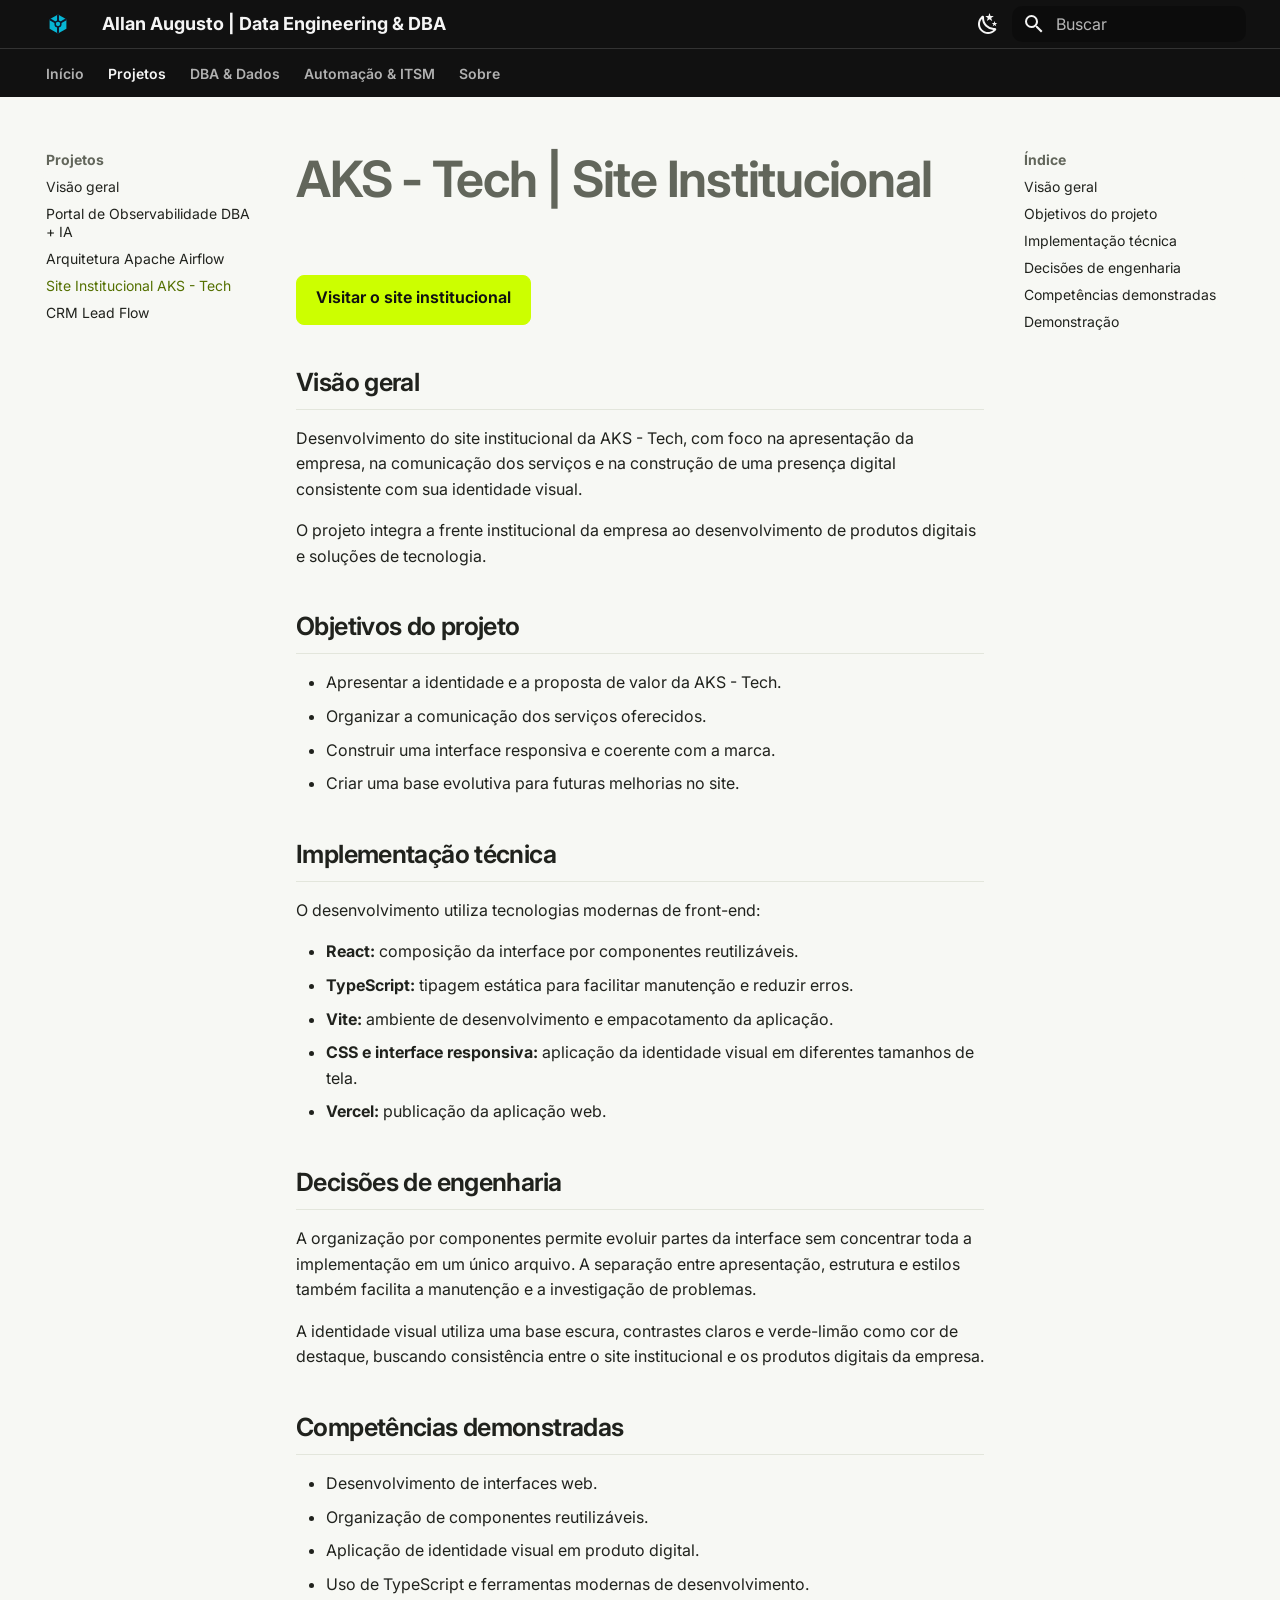
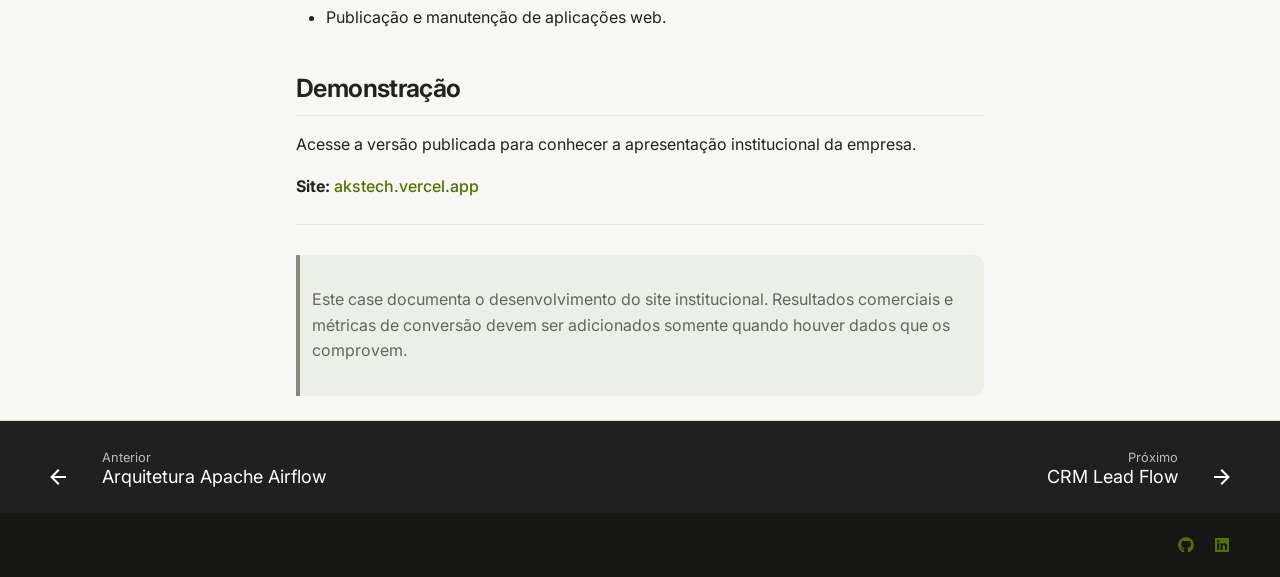
<file: projetos/aks-tech-site/index.html>
<!doctype html>
<html lang="pt" class="no-js">
  <head>
    
      <meta charset="utf-8">
      <meta name="viewport" content="width=device-width,initial-scale=1">
      
        <meta name="description" content="Portfólio técnico de Allan Augusto — Data Engineering, DBA, automação e observabilidade.">
      
      
        <meta name="author" content="Allan Augusto">
      
      
        <link rel="canonical" href="https://Allanao88.github.io/portfolio-docs/projetos/aks-tech-site/">
      
      
        <link rel="prev" href="../airflow-observabilidade/">
      
      
        <link rel="next" href="../crm-lead-flow/">
      
      
        
      
      
      <link rel="icon" href="../../assets/favicon.svg">
      <meta name="generator" content="mkdocs-1.6.1, mkdocs-material-9.8.0">
    
    
      
        <title>Site Institucional AKS - Tech - Allan Augusto | Data Engineering & DBA</title>
      
    
    
      <link rel="stylesheet" href="../../assets/stylesheets/main.57a0d79d.min.css">
      
        
        <link rel="stylesheet" href="../../assets/stylesheets/palette.fb2fffe2.min.css">
      
      


    
    
      
    
    
      
        
        
        <link rel="preconnect" href="https://fonts.gstatic.com" crossorigin>
        <link rel="stylesheet" href="https://fonts.googleapis.com/css?family=Inter:300,300i,400,400i,700,700i%7CJetBrains+Mono:400,400i,700,700i&display=fallback">
        <style>:root{--md-text-font:"Inter";--md-code-font:"JetBrains Mono"}</style>
      
    
    
      <link rel="stylesheet" href="../../stylesheets/extra.css">
    
    <script>__md_scope=new URL("../..",location),__md_hash=e=>[...e].reduce(((e,_)=>(e<<5)-e+_.charCodeAt(0)),0),__md_get=(e,_=localStorage,t=__md_scope)=>JSON.parse(_.getItem(t.pathname+"."+e)),__md_set=(e,_,t=localStorage,a=__md_scope)=>{try{t.setItem(a.pathname+"."+e,JSON.stringify(_))}catch(e){}}</script>
    
      

    
    
  </head>
  
  
    
    
      
    
    
    
    
    <body dir="ltr" data-md-color-scheme="default" data-md-color-primary="custom" data-md-color-accent="custom">
  
    
    <input class="md-toggle" data-md-toggle="drawer" type="checkbox" id="__drawer" autocomplete="off">
    <input class="md-toggle" data-md-toggle="search" type="checkbox" id="__search" autocomplete="off">
    <label class="md-overlay" for="__drawer"></label>
    <div data-md-component="skip">
      
        
        <a href="#aks-tech-site-institucional" class="md-skip">
          Pular para conteúdo
        </a>
      
    </div>
    <div data-md-component="announce">
      
    </div>
    
    
      

<header class="md-header" data-md-component="header">
  <nav class="md-header__inner md-grid" aria-label="Cabeçalho">
    <a href="../.." title="Allan Augusto | Data Engineering &amp; DBA" class="md-header__button md-logo" aria-label="Allan Augusto | Data Engineering & DBA" data-md-component="logo">
      
  <img src="../../assets/logo.svg" alt="logo">

    </a>
    <label class="md-header__button md-icon" for="__drawer">
      
      <svg xmlns="http://www.w3.org/2000/svg" viewBox="0 0 24 24"><path d="M3 6h18v2H3zm0 5h18v2H3zm0 5h18v2H3z"/></svg>
    </label>
    <div class="md-header__title" data-md-component="header-title">
      <div class="md-header__ellipsis">
        <div class="md-header__topic">
          <span class="md-ellipsis">
            Allan Augusto | Data Engineering & DBA
          </span>
        </div>
        <div class="md-header__topic" data-md-component="header-topic">
          <span class="md-ellipsis">
            
              Site Institucional AKS - Tech
            
          </span>
        </div>
      </div>
    </div>
    
      
        <form class="md-header__option" data-md-component="palette">
  
    
    
    
    <input class="md-option" data-md-color-media="(prefers-color-scheme: light)" data-md-color-scheme="default" data-md-color-primary="custom" data-md-color-accent="custom"  aria-label="Mudar para modo escuro"  type="radio" name="__palette" id="__palette_0">
    
      <label class="md-header__button md-icon" title="Mudar para modo escuro" for="__palette_1" hidden>
        <svg xmlns="http://www.w3.org/2000/svg" viewBox="0 0 24 24"><path d="m17.75 4.09-2.53 1.94.91 3.06-2.63-1.81-2.63 1.81.91-3.06-2.53-1.94L12.44 4l1.06-3 1.06 3zm3.5 6.91-1.64 1.25.59 1.98-1.7-1.17-1.7 1.17.59-1.98L15.75 11l2.06-.05L18.5 9l.69 1.95zm-2.28 4.95c.83-.08 1.72 1.1 1.19 1.85-.32.45-.66.87-1.08 1.27C15.17 23 8.84 23 4.94 19.07c-3.91-3.9-3.91-10.24 0-14.14.4-.4.82-.76 1.27-1.08.75-.53 1.93.36 1.85 1.19-.27 2.86.69 5.83 2.89 8.02a9.96 9.96 0 0 0 8.02 2.89m-1.64 2.02a12.08 12.08 0 0 1-7.8-3.47c-2.17-2.19-3.33-5-3.49-7.82-2.81 3.14-2.7 7.96.31 10.98 3.02 3.01 7.84 3.12 10.98.31"/></svg>
      </label>
    
  
    
    
    
    <input class="md-option" data-md-color-media="(prefers-color-scheme: dark)" data-md-color-scheme="slate" data-md-color-primary="custom" data-md-color-accent="custom"  aria-label="Mudar para modo claro"  type="radio" name="__palette" id="__palette_1">
    
      <label class="md-header__button md-icon" title="Mudar para modo claro" for="__palette_0" hidden>
        <svg xmlns="http://www.w3.org/2000/svg" viewBox="0 0 24 24"><path d="M12 7a5 5 0 0 1 5 5 5 5 0 0 1-5 5 5 5 0 0 1-5-5 5 5 0 0 1 5-5m0 2a3 3 0 0 0-3 3 3 3 0 0 0 3 3 3 3 0 0 0 3-3 3 3 0 0 0-3-3m0-7 2.39 3.42C13.65 5.15 12.84 5 12 5s-1.65.15-2.39.42zM3.34 7l4.16-.35A7.2 7.2 0 0 0 5.94 8.5c-.44.74-.69 1.5-.83 2.29zm.02 10 1.76-3.77a7.131 7.131 0 0 0 2.38 4.14zM20.65 7l-1.77 3.79a7.02 7.02 0 0 0-2.38-4.15zm-.01 10-4.14.36c.59-.51 1.12-1.14 1.54-1.86.42-.73.69-1.5.83-2.29zM12 22l-2.41-3.44c.74.27 1.55.44 2.41.44.82 0 1.63-.17 2.37-.44z"/></svg>
      </label>
    
  
</form>
      
    
    
      <script>var palette=__md_get("__palette");if(palette&&palette.color){if("(prefers-color-scheme)"===palette.color.media){var media=matchMedia("(prefers-color-scheme: light)"),input=document.querySelector(media.matches?"[data-md-color-media='(prefers-color-scheme: light)']":"[data-md-color-media='(prefers-color-scheme: dark)']");palette.color.media=input.getAttribute("data-md-color-media"),palette.color.scheme=input.getAttribute("data-md-color-scheme"),palette.color.primary=input.getAttribute("data-md-color-primary"),palette.color.accent=input.getAttribute("data-md-color-accent")}for(var[key,value]of Object.entries(palette.color))document.body.setAttribute("data-md-color-"+key,value)}</script>
    
    
    
      
      
        <label class="md-header__button md-icon" for="__search">
          
          <svg xmlns="http://www.w3.org/2000/svg" viewBox="0 0 24 24"><path d="M9.5 3A6.5 6.5 0 0 1 16 9.5c0 1.61-.59 3.09-1.56 4.23l.27.27h.79l5 5-1.5 1.5-5-5v-.79l-.27-.27A6.52 6.52 0 0 1 9.5 16 6.5 6.5 0 0 1 3 9.5 6.5 6.5 0 0 1 9.5 3m0 2C7 5 5 7 5 9.5S7 14 9.5 14 14 12 14 9.5 12 5 9.5 5"/></svg>
        </label>
        <div class="md-search" data-md-component="search" role="dialog">
  <label class="md-search__overlay" for="__search"></label>
  <div class="md-search__inner" role="search">
    <form class="md-search__form" name="search">
      <input type="text" class="md-search__input" name="query" aria-label="Buscar" placeholder="Buscar" autocapitalize="off" autocorrect="off" autocomplete="off" spellcheck="false" data-md-component="search-query" required>
      <label class="md-search__icon md-icon" for="__search">
        
        <svg xmlns="http://www.w3.org/2000/svg" viewBox="0 0 24 24"><path d="M9.5 3A6.5 6.5 0 0 1 16 9.5c0 1.61-.59 3.09-1.56 4.23l.27.27h.79l5 5-1.5 1.5-5-5v-.79l-.27-.27A6.52 6.52 0 0 1 9.5 16 6.5 6.5 0 0 1 3 9.5 6.5 6.5 0 0 1 9.5 3m0 2C7 5 5 7 5 9.5S7 14 9.5 14 14 12 14 9.5 12 5 9.5 5"/></svg>
        
        <svg xmlns="http://www.w3.org/2000/svg" viewBox="0 0 24 24"><path d="M20 11v2H8l5.5 5.5-1.42 1.42L4.16 12l7.92-7.92L13.5 5.5 8 11z"/></svg>
      </label>
      <nav class="md-search__options" aria-label="Pesquisar">
        
          <a href="javascript:void(0)" class="md-search__icon md-icon" title="Compartilhar" aria-label="Compartilhar" data-clipboard data-clipboard-text="" data-md-component="search-share" tabindex="-1">
            
            <svg xmlns="http://www.w3.org/2000/svg" viewBox="0 0 24 24"><path d="M18 16.08c-.76 0-1.44.3-1.96.77L8.91 12.7c.05-.23.09-.46.09-.7s-.04-.47-.09-.7l7.05-4.11c.54.5 1.25.81 2.04.81a3 3 0 0 0 3-3 3 3 0 0 0-3-3 3 3 0 0 0-3 3c0 .24.04.47.09.7L8.04 9.81C7.5 9.31 6.79 9 6 9a3 3 0 0 0-3 3 3 3 0 0 0 3 3c.79 0 1.5-.31 2.04-.81l7.12 4.15c-.05.21-.08.43-.08.66 0 1.61 1.31 2.91 2.92 2.91s2.92-1.3 2.92-2.91A2.92 2.92 0 0 0 18 16.08"/></svg>
          </a>
        
        <button type="reset" class="md-search__icon md-icon" title="Limpar" aria-label="Limpar" tabindex="-1">
          
          <svg xmlns="http://www.w3.org/2000/svg" viewBox="0 0 24 24"><path d="M19 6.41 17.59 5 12 10.59 6.41 5 5 6.41 10.59 12 5 17.59 6.41 19 12 13.41 17.59 19 19 17.59 13.41 12z"/></svg>
        </button>
      </nav>
      
        <div class="md-search__suggest" data-md-component="search-suggest"></div>
      
    </form>
    <div class="md-search__output">
      <div class="md-search__scrollwrap" tabindex="0" data-md-scrollfix>
        <div class="md-search-result" data-md-component="search-result">
          <div class="md-search-result__meta">
            Inicializando busca
          </div>
          <ol class="md-search-result__list" role="presentation"></ol>
        </div>
      </div>
    </div>
  </div>
</div>
      
    
    
  </nav>
  
</header>
    
    <div class="md-container" data-md-component="container">
      
      
        
          
            
<nav class="md-tabs" aria-label="Abas" data-md-component="tabs">
  <div class="md-grid">
    <ul class="md-tabs__list">
      
        
  
  
  
  
    <li class="md-tabs__item">
      <a href="../.." class="md-tabs__link">
        
  
  
    
  
  Início

      </a>
    </li>
  

      
        
  
  
  
    
  
  
    
    
      <li class="md-tabs__item md-tabs__item--active">
        <a href="../" class="md-tabs__link">
          
  
  
  Projetos

        </a>
      </li>
    
  

      
        
  
  
  
  
    
    
      <li class="md-tabs__item">
        <a href="../../dba/resiliencia-rca/" class="md-tabs__link">
          
  
  
  DBA & Dados

        </a>
      </li>
    
  

      
        
  
  
  
  
    
    
      <li class="md-tabs__item">
        <a href="../../crm/bitrix24/" class="md-tabs__link">
          
  
  
  Automação & ITSM

        </a>
      </li>
    
  

      
        
  
  
  
  
    
    
      <li class="md-tabs__item">
        <a href="../../sobre/" class="md-tabs__link">
          
  
  
  Sobre

        </a>
      </li>
    
  

      
    </ul>
  </div>
</nav>
          
        
      
      <main class="md-main" data-md-component="main">
        <div class="md-main__inner md-grid">
          
            
              
              <div class="md-sidebar md-sidebar--primary" data-md-component="sidebar" data-md-type="navigation" >
                <div class="md-sidebar__scrollwrap">
                  <div class="md-sidebar__inner">
                    


  


<nav class="md-nav md-nav--primary md-nav--lifted" aria-label="Navegação" data-md-level="0">
  <label class="md-nav__title" for="__drawer">
    <a href="../.." title="Allan Augusto | Data Engineering &amp; DBA" class="md-nav__button md-logo" aria-label="Allan Augusto | Data Engineering & DBA" data-md-component="logo">
      
  <img src="../../assets/logo.svg" alt="logo">

    </a>
    Allan Augusto | Data Engineering & DBA
  </label>
  
  <ul class="md-nav__list" data-md-scrollfix>
    
      
      
  
  
  
  
    <li class="md-nav__item">
      <a href="../.." class="md-nav__link">
        
  
  
  <span class="md-ellipsis">
    
  
    Início
  

    
  </span>
  
  

      </a>
    </li>
  

    
      
      
  
  
    
  
  
  
    
    
    
    
      
        
        
      
      
        
      
    
    
    <li class="md-nav__item md-nav__item--active md-nav__item--section md-nav__item--nested">
      
        
        
        <input class="md-nav__toggle md-toggle " type="checkbox" id="__nav_2" checked>
        
          
          <label class="md-nav__link" for="__nav_2" id="__nav_2_label" tabindex="">
            
  
  
  <span class="md-ellipsis">
    
  
    Projetos
  

    
  </span>
  
  

            <span class="md-nav__icon md-icon"></span>
          </label>
        
        <nav class="md-nav" data-md-level="1" aria-labelledby="__nav_2_label" aria-expanded="true">
          <label class="md-nav__title" for="__nav_2">
            <span class="md-nav__icon md-icon"></span>
            
  
    Projetos
  

          </label>
          <ul class="md-nav__list" data-md-scrollfix>
            
              
                
  
  
  
  
    <li class="md-nav__item">
      <a href="../" class="md-nav__link">
        
  
  
  <span class="md-ellipsis">
    
  
    Visão geral
  

    
  </span>
  
  

      </a>
    </li>
  

              
            
              
                
  
  
  
  
    <li class="md-nav__item">
      <a href="../portal-monitorizacao/" class="md-nav__link">
        
  
  
  <span class="md-ellipsis">
    
  
    Portal de Observabilidade DBA + IA
  

    
  </span>
  
  

      </a>
    </li>
  

              
            
              
                
  
  
  
  
    <li class="md-nav__item">
      <a href="../airflow-observabilidade/" class="md-nav__link">
        
  
  
  <span class="md-ellipsis">
    
  
    Arquitetura Apache Airflow
  

    
  </span>
  
  

      </a>
    </li>
  

              
            
              
                
  
  
    
  
  
  
    <li class="md-nav__item md-nav__item--active">
      
      <input class="md-nav__toggle md-toggle" type="checkbox" id="__toc">
      
      
        
      
      
        <label class="md-nav__link md-nav__link--active" for="__toc">
          
  
  
  <span class="md-ellipsis">
    
  
    Site Institucional AKS - Tech
  

    
  </span>
  
  

          <span class="md-nav__icon md-icon"></span>
        </label>
      
      <a href="./" class="md-nav__link md-nav__link--active">
        
  
  
  <span class="md-ellipsis">
    
  
    Site Institucional AKS - Tech
  

    
  </span>
  
  

      </a>
      
        

<nav class="md-nav md-nav--secondary" aria-label="Índice">
  
  
  
    
  
  
    <label class="md-nav__title" for="__toc">
      <span class="md-nav__icon md-icon"></span>
      Índice
    </label>
    <ul class="md-nav__list" data-md-component="toc" data-md-scrollfix>
      
        <li class="md-nav__item">
  <a href="#visao-geral" class="md-nav__link">
    <span class="md-ellipsis">
      
        Visão geral
      
    </span>
  </a>
  
</li>
      
        <li class="md-nav__item">
  <a href="#objetivos-do-projeto" class="md-nav__link">
    <span class="md-ellipsis">
      
        Objetivos do projeto
      
    </span>
  </a>
  
</li>
      
        <li class="md-nav__item">
  <a href="#implementacao-tecnica" class="md-nav__link">
    <span class="md-ellipsis">
      
        Implementação técnica
      
    </span>
  </a>
  
</li>
      
        <li class="md-nav__item">
  <a href="#decisoes-de-engenharia" class="md-nav__link">
    <span class="md-ellipsis">
      
        Decisões de engenharia
      
    </span>
  </a>
  
</li>
      
        <li class="md-nav__item">
  <a href="#competencias-demonstradas" class="md-nav__link">
    <span class="md-ellipsis">
      
        Competências demonstradas
      
    </span>
  </a>
  
</li>
      
        <li class="md-nav__item">
  <a href="#demonstracao" class="md-nav__link">
    <span class="md-ellipsis">
      
        Demonstração
      
    </span>
  </a>
  
</li>
      
    </ul>
  
</nav>
      
    </li>
  

              
            
              
                
  
  
  
  
    <li class="md-nav__item">
      <a href="../crm-lead-flow/" class="md-nav__link">
        
  
  
  <span class="md-ellipsis">
    
  
    CRM Lead Flow
  

    
  </span>
  
  

      </a>
    </li>
  

              
            
          </ul>
        </nav>
      
    </li>
  

    
      
      
  
  
  
  
    
    
    
    
      
      
        
      
    
    
    <li class="md-nav__item md-nav__item--nested">
      
        
        
        <input class="md-nav__toggle md-toggle " type="checkbox" id="__nav_3" >
        
          
          <label class="md-nav__link" for="__nav_3" id="__nav_3_label" tabindex="0">
            
  
  
  <span class="md-ellipsis">
    
  
    DBA & Dados
  

    
  </span>
  
  

            <span class="md-nav__icon md-icon"></span>
          </label>
        
        <nav class="md-nav" data-md-level="1" aria-labelledby="__nav_3_label" aria-expanded="false">
          <label class="md-nav__title" for="__nav_3">
            <span class="md-nav__icon md-icon"></span>
            
  
    DBA & Dados
  

          </label>
          <ul class="md-nav__list" data-md-scrollfix>
            
              
                
  
  
  
  
    <li class="md-nav__item">
      <a href="../../dba/resiliencia-rca/" class="md-nav__link">
        
  
  
  <span class="md-ellipsis">
    
  
    Resiliência e RCA
  

    
  </span>
  
  

      </a>
    </li>
  

              
            
              
                
  
  
  
  
    <li class="md-nav__item">
      <a href="../../dba/scripts/" class="md-nav__link">
        
  
  
  <span class="md-ellipsis">
    
  
    Scripts e Automações
  

    
  </span>
  
  

      </a>
    </li>
  

              
            
          </ul>
        </nav>
      
    </li>
  

    
      
      
  
  
  
  
    
    
    
    
      
      
        
      
    
    
    <li class="md-nav__item md-nav__item--nested">
      
        
        
        <input class="md-nav__toggle md-toggle " type="checkbox" id="__nav_4" >
        
          
          <label class="md-nav__link" for="__nav_4" id="__nav_4_label" tabindex="0">
            
  
  
  <span class="md-ellipsis">
    
  
    Automação & ITSM
  

    
  </span>
  
  

            <span class="md-nav__icon md-icon"></span>
          </label>
        
        <nav class="md-nav" data-md-level="1" aria-labelledby="__nav_4_label" aria-expanded="false">
          <label class="md-nav__title" for="__nav_4">
            <span class="md-nav__icon md-icon"></span>
            
  
    Automação & ITSM
  

          </label>
          <ul class="md-nav__list" data-md-scrollfix>
            
              
                
  
  
  
  
    <li class="md-nav__item">
      <a href="../../crm/bitrix24/" class="md-nav__link">
        
  
  
  <span class="md-ellipsis">
    
  
    Bitrix24
  

    
  </span>
  
  

      </a>
    </li>
  

              
            
              
                
  
  
  
  
    <li class="md-nav__item">
      <a href="../../crm/glpi/" class="md-nav__link">
        
  
  
  <span class="md-ellipsis">
    
  
    GLPI
  

    
  </span>
  
  

      </a>
    </li>
  

              
            
          </ul>
        </nav>
      
    </li>
  

    
      
      
  
  
  
  
    
    
    
    
      
      
        
      
    
    
    <li class="md-nav__item md-nav__item--nested">
      
        
        
        <input class="md-nav__toggle md-toggle " type="checkbox" id="__nav_5" >
        
          
          <label class="md-nav__link" for="__nav_5" id="__nav_5_label" tabindex="0">
            
  
  
  <span class="md-ellipsis">
    
  
    Sobre
  

    
  </span>
  
  

            <span class="md-nav__icon md-icon"></span>
          </label>
        
        <nav class="md-nav" data-md-level="1" aria-labelledby="__nav_5_label" aria-expanded="false">
          <label class="md-nav__title" for="__nav_5">
            <span class="md-nav__icon md-icon"></span>
            
  
    Sobre
  

          </label>
          <ul class="md-nav__list" data-md-scrollfix>
            
              
                
  
  
  
  
    <li class="md-nav__item">
      <a href="../../sobre/" class="md-nav__link">
        
  
  
  <span class="md-ellipsis">
    
  
    Perfil profissional
  

    
  </span>
  
  

      </a>
    </li>
  

              
            
              
                
  
  
  
  
    <li class="md-nav__item">
      <a href="../../stack/" class="md-nav__link">
        
  
  
  <span class="md-ellipsis">
    
  
    Stack tecnológica
  

    
  </span>
  
  

      </a>
    </li>
  

              
            
          </ul>
        </nav>
      
    </li>
  

    
  </ul>
</nav>
                  </div>
                </div>
              </div>
            
            
              
              <div class="md-sidebar md-sidebar--secondary" data-md-component="sidebar" data-md-type="toc" >
                <div class="md-sidebar__scrollwrap">
                  <div class="md-sidebar__inner">
                    

<nav class="md-nav md-nav--secondary" aria-label="Índice">
  
  
  
    
  
  
    <label class="md-nav__title" for="__toc">
      <span class="md-nav__icon md-icon"></span>
      Índice
    </label>
    <ul class="md-nav__list" data-md-component="toc" data-md-scrollfix>
      
        <li class="md-nav__item">
  <a href="#visao-geral" class="md-nav__link">
    <span class="md-ellipsis">
      
        Visão geral
      
    </span>
  </a>
  
</li>
      
        <li class="md-nav__item">
  <a href="#objetivos-do-projeto" class="md-nav__link">
    <span class="md-ellipsis">
      
        Objetivos do projeto
      
    </span>
  </a>
  
</li>
      
        <li class="md-nav__item">
  <a href="#implementacao-tecnica" class="md-nav__link">
    <span class="md-ellipsis">
      
        Implementação técnica
      
    </span>
  </a>
  
</li>
      
        <li class="md-nav__item">
  <a href="#decisoes-de-engenharia" class="md-nav__link">
    <span class="md-ellipsis">
      
        Decisões de engenharia
      
    </span>
  </a>
  
</li>
      
        <li class="md-nav__item">
  <a href="#competencias-demonstradas" class="md-nav__link">
    <span class="md-ellipsis">
      
        Competências demonstradas
      
    </span>
  </a>
  
</li>
      
        <li class="md-nav__item">
  <a href="#demonstracao" class="md-nav__link">
    <span class="md-ellipsis">
      
        Demonstração
      
    </span>
  </a>
  
</li>
      
    </ul>
  
</nav>
                  </div>
                </div>
              </div>
            
          
          
            <div class="md-content" data-md-component="content">
              
              <article class="md-content__inner md-typeset">
                
                  



<h1 id="aks-tech-site-institucional">AKS - Tech | Site Institucional</h1>
<p><a class="md-button md-button--primary" href="https://akstech.vercel.app/">Visitar o site institucional</a></p>
<h2 id="visao-geral">Visão geral</h2>
<p>Desenvolvimento do site institucional da AKS - Tech, com foco na apresentação da empresa, na comunicação dos serviços e na construção de uma presença digital consistente com sua identidade visual.</p>
<p>O projeto integra a frente institucional da empresa ao desenvolvimento de produtos digitais e soluções de tecnologia.</p>
<h2 id="objetivos-do-projeto">Objetivos do projeto</h2>
<ul>
<li>Apresentar a identidade e a proposta de valor da AKS - Tech.</li>
<li>Organizar a comunicação dos serviços oferecidos.</li>
<li>Construir uma interface responsiva e coerente com a marca.</li>
<li>Criar uma base evolutiva para futuras melhorias no site.</li>
</ul>
<h2 id="implementacao-tecnica">Implementação técnica</h2>
<p>O desenvolvimento utiliza tecnologias modernas de front-end:</p>
<ul>
<li><strong>React:</strong> composição da interface por componentes reutilizáveis.</li>
<li><strong>TypeScript:</strong> tipagem estática para facilitar manutenção e reduzir erros.</li>
<li><strong>Vite:</strong> ambiente de desenvolvimento e empacotamento da aplicação.</li>
<li><strong>CSS e interface responsiva:</strong> aplicação da identidade visual em diferentes tamanhos de tela.</li>
<li><strong>Vercel:</strong> publicação da aplicação web.</li>
</ul>
<h2 id="decisoes-de-engenharia">Decisões de engenharia</h2>
<p>A organização por componentes permite evoluir partes da interface sem concentrar toda a implementação em um único arquivo. A separação entre apresentação, estrutura e estilos também facilita a manutenção e a investigação de problemas.</p>
<p>A identidade visual utiliza uma base escura, contrastes claros e verde-limão como cor de destaque, buscando consistência entre o site institucional e os produtos digitais da empresa.</p>
<h2 id="competencias-demonstradas">Competências demonstradas</h2>
<ul>
<li>Desenvolvimento de interfaces web.</li>
<li>Organização de componentes reutilizáveis.</li>
<li>Aplicação de identidade visual em produto digital.</li>
<li>Uso de TypeScript e ferramentas modernas de desenvolvimento.</li>
<li>Publicação e manutenção de aplicações web.</li>
</ul>
<h2 id="demonstracao">Demonstração</h2>
<p>Acesse a versão publicada para conhecer a apresentação institucional da empresa.</p>
<p><strong>Site:</strong> <a href="https://akstech.vercel.app/">akstech.vercel.app</a></p>
<hr />
<blockquote>
<p>Este case documenta o desenvolvimento do site institucional. Resultados comerciais e métricas de conversão devem ser adicionados somente quando houver dados que os comprovem.</p>
</blockquote>












                
              </article>
            </div>
          
          
  <script>var tabs=__md_get("__tabs");if(Array.isArray(tabs))e:for(var set of document.querySelectorAll(".tabbed-set")){var labels=set.querySelector(".tabbed-labels");for(var tab of tabs)for(var label of labels.getElementsByTagName("label"))if(label.innerText.trim()===tab){var input=document.getElementById(label.htmlFor);input.checked=!0;continue e}}</script>

<script>var target=document.getElementById(location.hash.slice(1));target&&target.name&&(target.checked=target.name.startsWith("__tabbed_"))</script>
        </div>
        
          <button type="button" class="md-top md-icon" data-md-component="top" hidden>
  
  <svg xmlns="http://www.w3.org/2000/svg" viewBox="0 0 24 24"><path d="M13 20h-2V8l-5.5 5.5-1.42-1.42L12 4.16l7.92 7.92-1.42 1.42L13 8z"/></svg>
  Voltar para o topo
</button>
        
      </main>
      
        <footer class="md-footer">
  
    
      
      <nav class="md-footer__inner md-grid" aria-label="Rodapé" >
        
          
          <a href="../airflow-observabilidade/" class="md-footer__link md-footer__link--prev" aria-label="Anterior: Arquitetura Apache Airflow">
            <div class="md-footer__button md-icon">
              
              <svg xmlns="http://www.w3.org/2000/svg" viewBox="0 0 24 24"><path d="M20 11v2H8l5.5 5.5-1.42 1.42L4.16 12l7.92-7.92L13.5 5.5 8 11z"/></svg>
            </div>
            <div class="md-footer__title">
              <span class="md-footer__direction">
                Anterior
              </span>
              <div class="md-ellipsis">
                Arquitetura Apache Airflow
              </div>
            </div>
          </a>
        
        
          
          <a href="../crm-lead-flow/" class="md-footer__link md-footer__link--next" aria-label="Próximo: CRM Lead Flow">
            <div class="md-footer__title">
              <span class="md-footer__direction">
                Próximo
              </span>
              <div class="md-ellipsis">
                CRM Lead Flow
              </div>
            </div>
            <div class="md-footer__button md-icon">
              
              <svg xmlns="http://www.w3.org/2000/svg" viewBox="0 0 24 24"><path d="M4 11v2h12l-5.5 5.5 1.42 1.42L19.84 12l-7.92-7.92L10.5 5.5 16 11z"/></svg>
            </div>
          </a>
        
      </nav>
    
  
  <div class="md-footer-meta md-typeset">
    <div class="md-footer-meta__inner md-grid">
      <div class="md-copyright">
  
  
</div>
      
        
<div class="md-social">
  
    
    
    
    
    <a href="https://github.com/Allanao88" target="_blank" rel="noopener" title="Allan no GitHub" class="md-social__link">
      <svg xmlns="http://www.w3.org/2000/svg" viewBox="0 0 512 512"><!--! Font Awesome Free 7.1.0 by @fontawesome - https://fontawesome.com License - https://fontawesome.com/license/free (Icons: CC BY 4.0, Fonts: SIL OFL 1.1, Code: MIT License) Copyright 2025 Fonticons, Inc.--><path d="M173.9 397.4c0 2-2.3 3.6-5.2 3.6-3.3.3-5.6-1.3-5.6-3.6 0-2 2.3-3.6 5.2-3.6 3-.3 5.6 1.3 5.6 3.6m-31.1-4.5c-.7 2 1.3 4.3 4.3 4.9 2.6 1 5.6 0 6.2-2s-1.3-4.3-4.3-5.2c-2.6-.7-5.5.3-6.2 2.3m44.2-1.7c-2.9.7-4.9 2.6-4.6 4.9.3 2 2.9 3.3 5.9 2.6 2.9-.7 4.9-2.6 4.6-4.6-.3-1.9-3-3.2-5.9-2.9M252.8 8C114.1 8 8 113.3 8 252c0 110.9 69.8 205.8 169.5 239.2 12.8 2.3 17.3-5.6 17.3-12.1 0-6.2-.3-40.4-.3-61.4 0 0-70 15-84.7-29.8 0 0-11.4-29.1-27.8-36.6 0 0-22.9-15.7 1.6-15.4 0 0 24.9 2 38.6 25.8 21.9 38.6 58.6 27.5 72.9 20.9 2.3-16 8.8-27.1 16-33.7-55.9-6.2-112.3-14.3-112.3-110.5 0-27.5 7.6-41.3 23.6-58.9-2.6-6.5-11.1-33.3 2.6-67.9 20.9-6.5 69 27 69 27 20-5.6 41.5-8.5 62.8-8.5s42.8 2.9 62.8 8.5c0 0 48.1-33.6 69-27 13.7 34.7 5.2 61.4 2.6 67.9 16 17.7 25.8 31.5 25.8 58.9 0 96.5-58.9 104.2-114.8 110.5 9.2 7.9 17 22.9 17 46.4 0 33.7-.3 75.4-.3 83.6 0 6.5 4.6 14.4 17.3 12.1C436.2 457.8 504 362.9 504 252 504 113.3 391.5 8 252.8 8M105.2 352.9c-1.3 1-1 3.3.7 5.2 1.6 1.6 3.9 2.3 5.2 1 1.3-1 1-3.3-.7-5.2-1.6-1.6-3.9-2.3-5.2-1m-10.8-8.1c-.7 1.3.3 2.9 2.3 3.9 1.6 1 3.6.7 4.3-.7.7-1.3-.3-2.9-2.3-3.9-2-.6-3.6-.3-4.3.7m32.4 35.6c-1.6 1.3-1 4.3 1.3 6.2 2.3 2.3 5.2 2.6 6.5 1 1.3-1.3.7-4.3-1.3-6.2-2.2-2.3-5.2-2.6-6.5-1m-11.4-14.7c-1.6 1-1.6 3.6 0 5.9s4.3 3.3 5.6 2.3c1.6-1.3 1.6-3.9 0-6.2-1.4-2.3-4-3.3-5.6-2"/></svg>
    </a>
  
    
    
    
    
    <a href="https://www.linkedin.com/in/allan-augusto-carvalho-de-oliveira-102b985b" target="_blank" rel="noopener" title="Allan no LinkedIn" class="md-social__link">
      <svg xmlns="http://www.w3.org/2000/svg" viewBox="0 0 448 512"><!--! Font Awesome Free 7.1.0 by @fontawesome - https://fontawesome.com License - https://fontawesome.com/license/free (Icons: CC BY 4.0, Fonts: SIL OFL 1.1, Code: MIT License) Copyright 2025 Fonticons, Inc.--><path d="M416 32H31.9C14.3 32 0 46.5 0 64.3v383.4C0 465.5 14.3 480 31.9 480H416c17.6 0 32-14.5 32-32.3V64.3c0-17.8-14.4-32.3-32-32.3M135.4 416H69V202.2h66.5V416zM102.2 96a38.5 38.5 0 1 1 0 77 38.5 38.5 0 1 1 0-77m282.1 320h-66.4V312c0-24.8-.5-56.7-34.5-56.7-34.6 0-39.9 27-39.9 54.9V416h-66.4V202.2h63.7v29.2h.9c8.9-16.8 30.6-34.5 62.9-34.5 67.2 0 79.7 44.3 79.7 101.9z"/></svg>
    </a>
  
</div>
      
    </div>
  </div>
</footer>
      
    </div>
    <div class="md-dialog" data-md-component="dialog">
      <div class="md-dialog__inner md-typeset"></div>
    </div>
    
      <div class="md-progress" data-md-component="progress" role="progressbar"></div>
    
    
    
      
      
      <script id="__config" type="application/json">{"annotate": null, "base": "../..", "features": ["navigation.instant", "navigation.instant.progress", "navigation.tabs", "navigation.sections", "navigation.top", "navigation.tracking", "navigation.footer", "toc.follow", "search.suggest", "search.highlight", "search.share", "content.code.copy", "content.code.annotate", "content.tabs.link"], "search": "../../assets/javascripts/workers/search.a7633da7.min.js", "tags": null, "translations": {"clipboard.copied": "Copiado para \u00e1rea de transfer\u00eancia", "clipboard.copy": "Copiar para \u00e1rea de transfer\u00eancia", "search.result.more.one": "mais 1 nesta p\u00e1gina", "search.result.more.other": "# mais nesta p\u00e1gina", "search.result.none": "Nenhum documento encontrado", "search.result.one": "1 documento encontrado", "search.result.other": "# documentos encontrados", "search.result.placeholder": "Digite para iniciar a busca", "search.result.term.missing": "Ausente", "select.version": "Selecione a vers\u00e3o"}, "version": null}</script>
    
    
      <script src="../../assets/javascripts/bundle.c21346df.min.js"></script>
      
    
  </body>
</html>
</file>
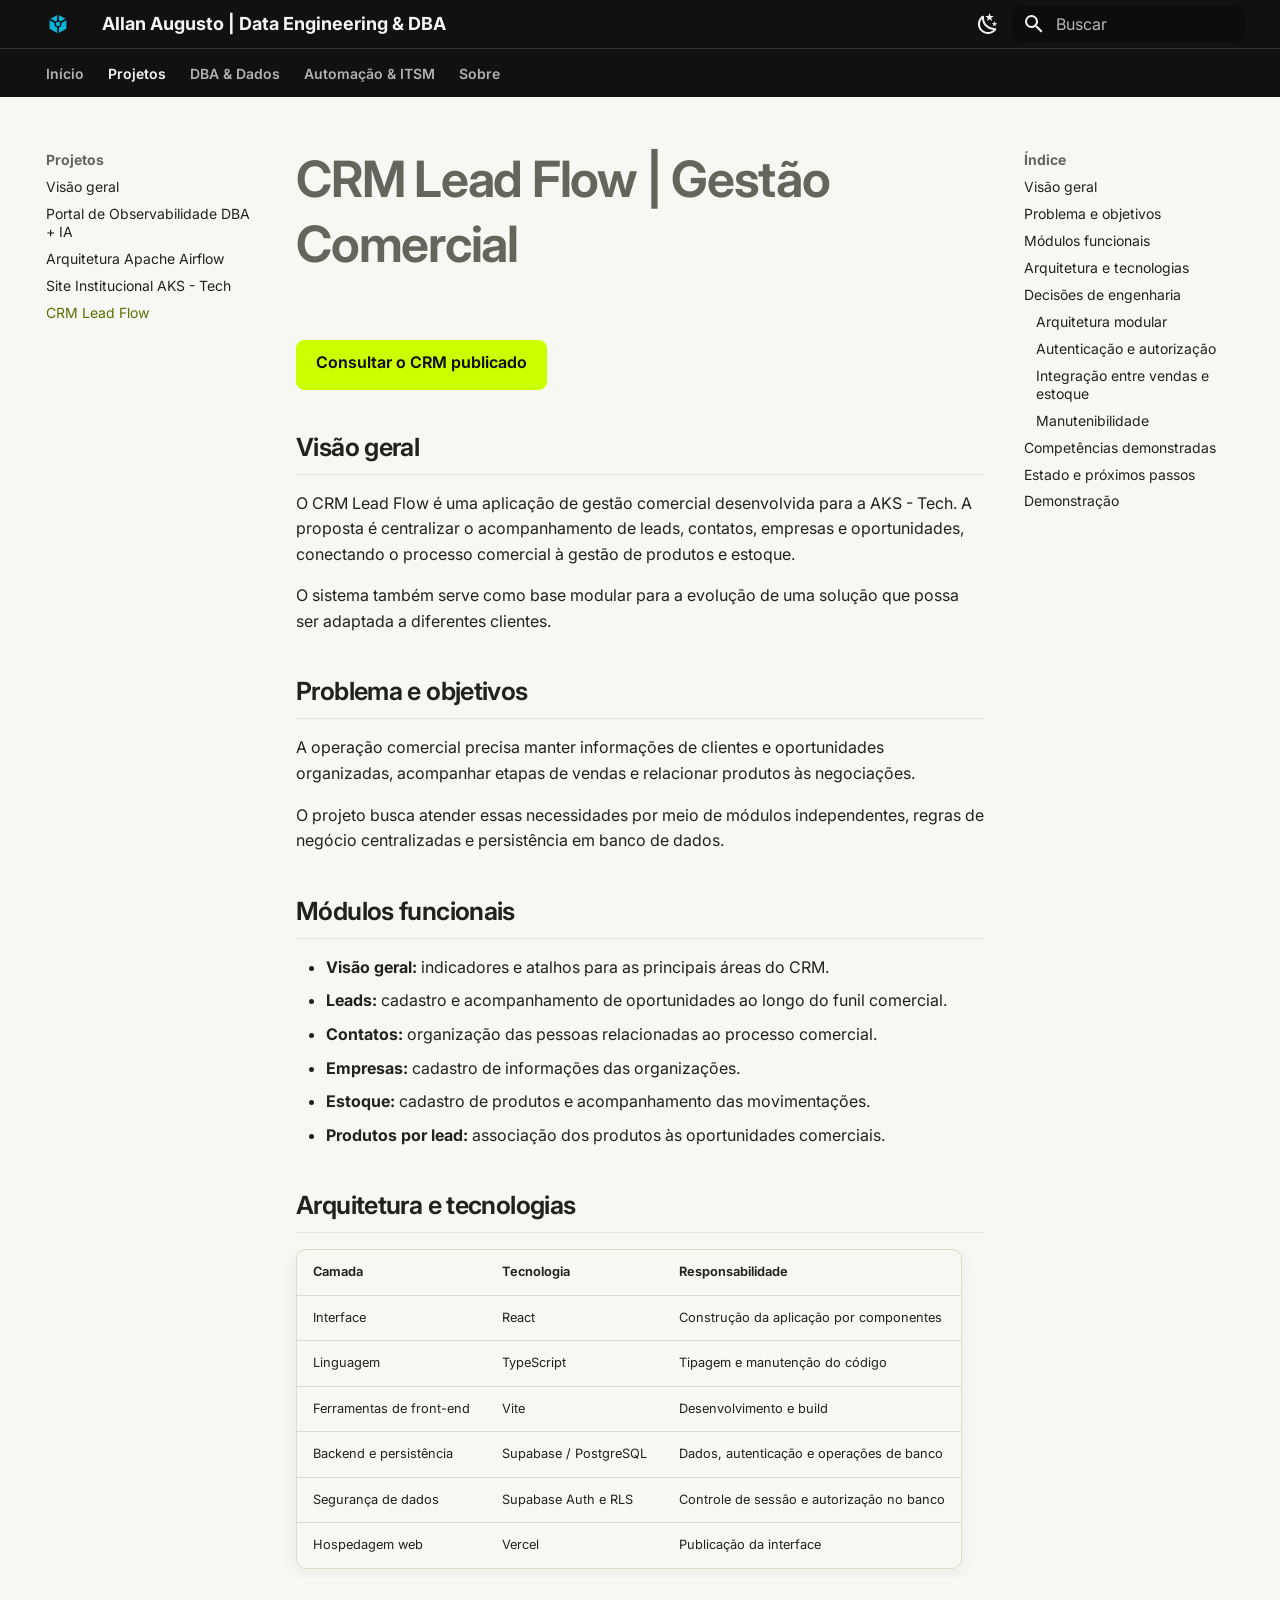
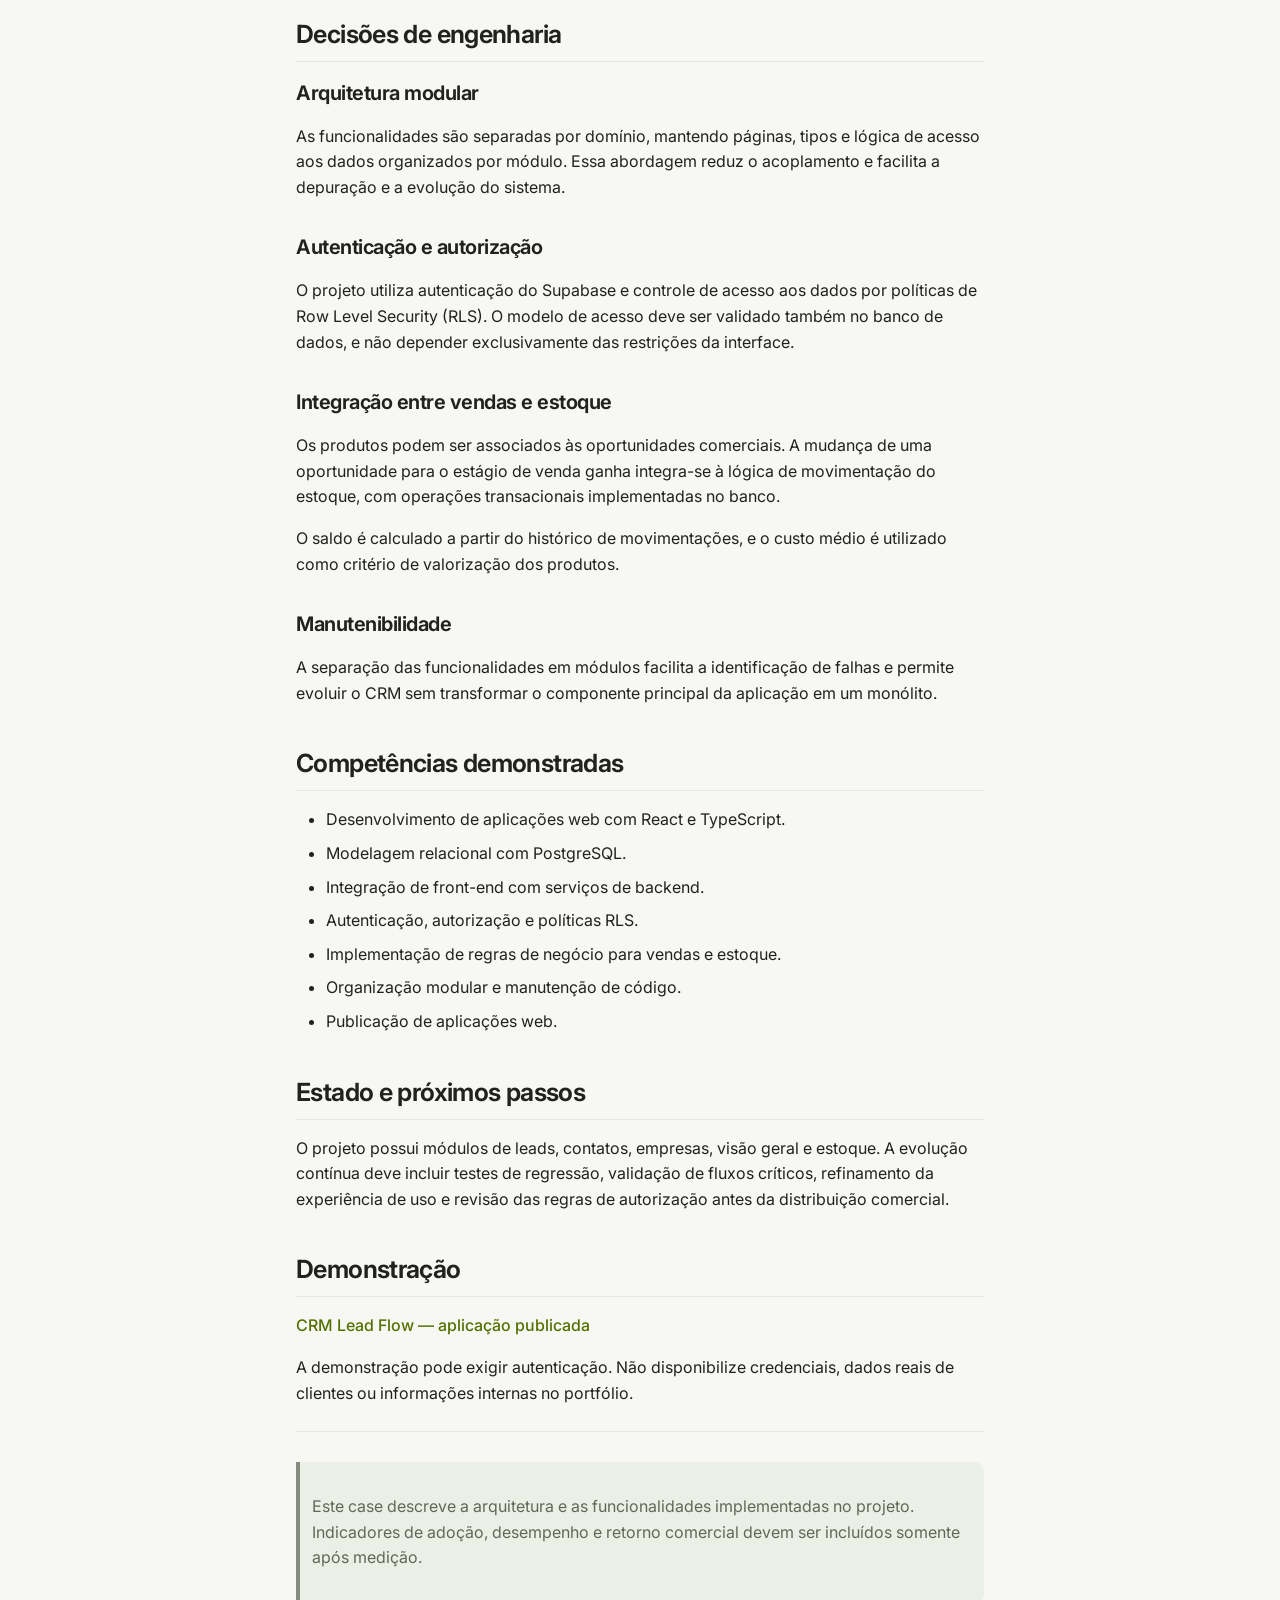
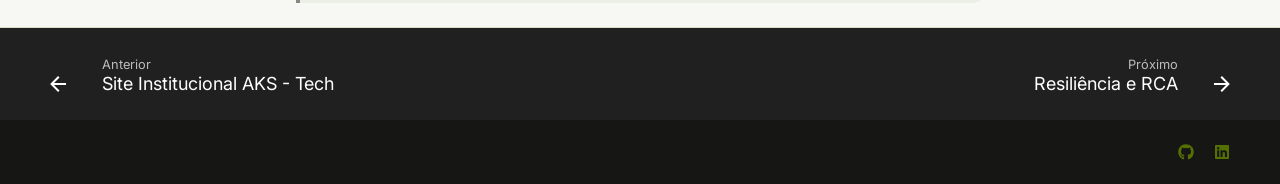
<file: projetos/crm-lead-flow/index.html>
<!doctype html>
<html lang="pt" class="no-js">
  <head>
    
      <meta charset="utf-8">
      <meta name="viewport" content="width=device-width,initial-scale=1">
      
        <meta name="description" content="Portfólio técnico de Allan Augusto — Data Engineering, DBA, automação e observabilidade.">
      
      
        <meta name="author" content="Allan Augusto">
      
      
        <link rel="canonical" href="https://Allanao88.github.io/portfolio-docs/projetos/crm-lead-flow/">
      
      
        <link rel="prev" href="../aks-tech-site/">
      
      
        <link rel="next" href="../../dba/resiliencia-rca/">
      
      
        
      
      
      <link rel="icon" href="../../assets/favicon.svg">
      <meta name="generator" content="mkdocs-1.6.1, mkdocs-material-9.8.0">
    
    
      
        <title>CRM Lead Flow - Allan Augusto | Data Engineering & DBA</title>
      
    
    
      <link rel="stylesheet" href="../../assets/stylesheets/main.57a0d79d.min.css">
      
        
        <link rel="stylesheet" href="../../assets/stylesheets/palette.fb2fffe2.min.css">
      
      


    
    
      
    
    
      
        
        
        <link rel="preconnect" href="https://fonts.gstatic.com" crossorigin>
        <link rel="stylesheet" href="https://fonts.googleapis.com/css?family=Inter:300,300i,400,400i,700,700i%7CJetBrains+Mono:400,400i,700,700i&display=fallback">
        <style>:root{--md-text-font:"Inter";--md-code-font:"JetBrains Mono"}</style>
      
    
    
      <link rel="stylesheet" href="../../stylesheets/extra.css">
    
    <script>__md_scope=new URL("../..",location),__md_hash=e=>[...e].reduce(((e,_)=>(e<<5)-e+_.charCodeAt(0)),0),__md_get=(e,_=localStorage,t=__md_scope)=>JSON.parse(_.getItem(t.pathname+"."+e)),__md_set=(e,_,t=localStorage,a=__md_scope)=>{try{t.setItem(a.pathname+"."+e,JSON.stringify(_))}catch(e){}}</script>
    
      

    
    
  </head>
  
  
    
    
      
    
    
    
    
    <body dir="ltr" data-md-color-scheme="default" data-md-color-primary="custom" data-md-color-accent="custom">
  
    
    <input class="md-toggle" data-md-toggle="drawer" type="checkbox" id="__drawer" autocomplete="off">
    <input class="md-toggle" data-md-toggle="search" type="checkbox" id="__search" autocomplete="off">
    <label class="md-overlay" for="__drawer"></label>
    <div data-md-component="skip">
      
        
        <a href="#crm-lead-flow-gestao-comercial" class="md-skip">
          Pular para conteúdo
        </a>
      
    </div>
    <div data-md-component="announce">
      
    </div>
    
    
      

<header class="md-header" data-md-component="header">
  <nav class="md-header__inner md-grid" aria-label="Cabeçalho">
    <a href="../.." title="Allan Augusto | Data Engineering &amp; DBA" class="md-header__button md-logo" aria-label="Allan Augusto | Data Engineering & DBA" data-md-component="logo">
      
  <img src="../../assets/logo.svg" alt="logo">

    </a>
    <label class="md-header__button md-icon" for="__drawer">
      
      <svg xmlns="http://www.w3.org/2000/svg" viewBox="0 0 24 24"><path d="M3 6h18v2H3zm0 5h18v2H3zm0 5h18v2H3z"/></svg>
    </label>
    <div class="md-header__title" data-md-component="header-title">
      <div class="md-header__ellipsis">
        <div class="md-header__topic">
          <span class="md-ellipsis">
            Allan Augusto | Data Engineering & DBA
          </span>
        </div>
        <div class="md-header__topic" data-md-component="header-topic">
          <span class="md-ellipsis">
            
              CRM Lead Flow
            
          </span>
        </div>
      </div>
    </div>
    
      
        <form class="md-header__option" data-md-component="palette">
  
    
    
    
    <input class="md-option" data-md-color-media="(prefers-color-scheme: light)" data-md-color-scheme="default" data-md-color-primary="custom" data-md-color-accent="custom"  aria-label="Mudar para modo escuro"  type="radio" name="__palette" id="__palette_0">
    
      <label class="md-header__button md-icon" title="Mudar para modo escuro" for="__palette_1" hidden>
        <svg xmlns="http://www.w3.org/2000/svg" viewBox="0 0 24 24"><path d="m17.75 4.09-2.53 1.94.91 3.06-2.63-1.81-2.63 1.81.91-3.06-2.53-1.94L12.44 4l1.06-3 1.06 3zm3.5 6.91-1.64 1.25.59 1.98-1.7-1.17-1.7 1.17.59-1.98L15.75 11l2.06-.05L18.5 9l.69 1.95zm-2.28 4.95c.83-.08 1.72 1.1 1.19 1.85-.32.45-.66.87-1.08 1.27C15.17 23 8.84 23 4.94 19.07c-3.91-3.9-3.91-10.24 0-14.14.4-.4.82-.76 1.27-1.08.75-.53 1.93.36 1.85 1.19-.27 2.86.69 5.83 2.89 8.02a9.96 9.96 0 0 0 8.02 2.89m-1.64 2.02a12.08 12.08 0 0 1-7.8-3.47c-2.17-2.19-3.33-5-3.49-7.82-2.81 3.14-2.7 7.96.31 10.98 3.02 3.01 7.84 3.12 10.98.31"/></svg>
      </label>
    
  
    
    
    
    <input class="md-option" data-md-color-media="(prefers-color-scheme: dark)" data-md-color-scheme="slate" data-md-color-primary="custom" data-md-color-accent="custom"  aria-label="Mudar para modo claro"  type="radio" name="__palette" id="__palette_1">
    
      <label class="md-header__button md-icon" title="Mudar para modo claro" for="__palette_0" hidden>
        <svg xmlns="http://www.w3.org/2000/svg" viewBox="0 0 24 24"><path d="M12 7a5 5 0 0 1 5 5 5 5 0 0 1-5 5 5 5 0 0 1-5-5 5 5 0 0 1 5-5m0 2a3 3 0 0 0-3 3 3 3 0 0 0 3 3 3 3 0 0 0 3-3 3 3 0 0 0-3-3m0-7 2.39 3.42C13.65 5.15 12.84 5 12 5s-1.65.15-2.39.42zM3.34 7l4.16-.35A7.2 7.2 0 0 0 5.94 8.5c-.44.74-.69 1.5-.83 2.29zm.02 10 1.76-3.77a7.131 7.131 0 0 0 2.38 4.14zM20.65 7l-1.77 3.79a7.02 7.02 0 0 0-2.38-4.15zm-.01 10-4.14.36c.59-.51 1.12-1.14 1.54-1.86.42-.73.69-1.5.83-2.29zM12 22l-2.41-3.44c.74.27 1.55.44 2.41.44.82 0 1.63-.17 2.37-.44z"/></svg>
      </label>
    
  
</form>
      
    
    
      <script>var palette=__md_get("__palette");if(palette&&palette.color){if("(prefers-color-scheme)"===palette.color.media){var media=matchMedia("(prefers-color-scheme: light)"),input=document.querySelector(media.matches?"[data-md-color-media='(prefers-color-scheme: light)']":"[data-md-color-media='(prefers-color-scheme: dark)']");palette.color.media=input.getAttribute("data-md-color-media"),palette.color.scheme=input.getAttribute("data-md-color-scheme"),palette.color.primary=input.getAttribute("data-md-color-primary"),palette.color.accent=input.getAttribute("data-md-color-accent")}for(var[key,value]of Object.entries(palette.color))document.body.setAttribute("data-md-color-"+key,value)}</script>
    
    
    
      
      
        <label class="md-header__button md-icon" for="__search">
          
          <svg xmlns="http://www.w3.org/2000/svg" viewBox="0 0 24 24"><path d="M9.5 3A6.5 6.5 0 0 1 16 9.5c0 1.61-.59 3.09-1.56 4.23l.27.27h.79l5 5-1.5 1.5-5-5v-.79l-.27-.27A6.52 6.52 0 0 1 9.5 16 6.5 6.5 0 0 1 3 9.5 6.5 6.5 0 0 1 9.5 3m0 2C7 5 5 7 5 9.5S7 14 9.5 14 14 12 14 9.5 12 5 9.5 5"/></svg>
        </label>
        <div class="md-search" data-md-component="search" role="dialog">
  <label class="md-search__overlay" for="__search"></label>
  <div class="md-search__inner" role="search">
    <form class="md-search__form" name="search">
      <input type="text" class="md-search__input" name="query" aria-label="Buscar" placeholder="Buscar" autocapitalize="off" autocorrect="off" autocomplete="off" spellcheck="false" data-md-component="search-query" required>
      <label class="md-search__icon md-icon" for="__search">
        
        <svg xmlns="http://www.w3.org/2000/svg" viewBox="0 0 24 24"><path d="M9.5 3A6.5 6.5 0 0 1 16 9.5c0 1.61-.59 3.09-1.56 4.23l.27.27h.79l5 5-1.5 1.5-5-5v-.79l-.27-.27A6.52 6.52 0 0 1 9.5 16 6.5 6.5 0 0 1 3 9.5 6.5 6.5 0 0 1 9.5 3m0 2C7 5 5 7 5 9.5S7 14 9.5 14 14 12 14 9.5 12 5 9.5 5"/></svg>
        
        <svg xmlns="http://www.w3.org/2000/svg" viewBox="0 0 24 24"><path d="M20 11v2H8l5.5 5.5-1.42 1.42L4.16 12l7.92-7.92L13.5 5.5 8 11z"/></svg>
      </label>
      <nav class="md-search__options" aria-label="Pesquisar">
        
          <a href="javascript:void(0)" class="md-search__icon md-icon" title="Compartilhar" aria-label="Compartilhar" data-clipboard data-clipboard-text="" data-md-component="search-share" tabindex="-1">
            
            <svg xmlns="http://www.w3.org/2000/svg" viewBox="0 0 24 24"><path d="M18 16.08c-.76 0-1.44.3-1.96.77L8.91 12.7c.05-.23.09-.46.09-.7s-.04-.47-.09-.7l7.05-4.11c.54.5 1.25.81 2.04.81a3 3 0 0 0 3-3 3 3 0 0 0-3-3 3 3 0 0 0-3 3c0 .24.04.47.09.7L8.04 9.81C7.5 9.31 6.79 9 6 9a3 3 0 0 0-3 3 3 3 0 0 0 3 3c.79 0 1.5-.31 2.04-.81l7.12 4.15c-.05.21-.08.43-.08.66 0 1.61 1.31 2.91 2.92 2.91s2.92-1.3 2.92-2.91A2.92 2.92 0 0 0 18 16.08"/></svg>
          </a>
        
        <button type="reset" class="md-search__icon md-icon" title="Limpar" aria-label="Limpar" tabindex="-1">
          
          <svg xmlns="http://www.w3.org/2000/svg" viewBox="0 0 24 24"><path d="M19 6.41 17.59 5 12 10.59 6.41 5 5 6.41 10.59 12 5 17.59 6.41 19 12 13.41 17.59 19 19 17.59 13.41 12z"/></svg>
        </button>
      </nav>
      
        <div class="md-search__suggest" data-md-component="search-suggest"></div>
      
    </form>
    <div class="md-search__output">
      <div class="md-search__scrollwrap" tabindex="0" data-md-scrollfix>
        <div class="md-search-result" data-md-component="search-result">
          <div class="md-search-result__meta">
            Inicializando busca
          </div>
          <ol class="md-search-result__list" role="presentation"></ol>
        </div>
      </div>
    </div>
  </div>
</div>
      
    
    
  </nav>
  
</header>
    
    <div class="md-container" data-md-component="container">
      
      
        
          
            
<nav class="md-tabs" aria-label="Abas" data-md-component="tabs">
  <div class="md-grid">
    <ul class="md-tabs__list">
      
        
  
  
  
  
    <li class="md-tabs__item">
      <a href="../.." class="md-tabs__link">
        
  
  
    
  
  Início

      </a>
    </li>
  

      
        
  
  
  
    
  
  
    
    
      <li class="md-tabs__item md-tabs__item--active">
        <a href="../" class="md-tabs__link">
          
  
  
  Projetos

        </a>
      </li>
    
  

      
        
  
  
  
  
    
    
      <li class="md-tabs__item">
        <a href="../../dba/resiliencia-rca/" class="md-tabs__link">
          
  
  
  DBA & Dados

        </a>
      </li>
    
  

      
        
  
  
  
  
    
    
      <li class="md-tabs__item">
        <a href="../../crm/bitrix24/" class="md-tabs__link">
          
  
  
  Automação & ITSM

        </a>
      </li>
    
  

      
        
  
  
  
  
    
    
      <li class="md-tabs__item">
        <a href="../../sobre/" class="md-tabs__link">
          
  
  
  Sobre

        </a>
      </li>
    
  

      
    </ul>
  </div>
</nav>
          
        
      
      <main class="md-main" data-md-component="main">
        <div class="md-main__inner md-grid">
          
            
              
              <div class="md-sidebar md-sidebar--primary" data-md-component="sidebar" data-md-type="navigation" >
                <div class="md-sidebar__scrollwrap">
                  <div class="md-sidebar__inner">
                    


  


<nav class="md-nav md-nav--primary md-nav--lifted" aria-label="Navegação" data-md-level="0">
  <label class="md-nav__title" for="__drawer">
    <a href="../.." title="Allan Augusto | Data Engineering &amp; DBA" class="md-nav__button md-logo" aria-label="Allan Augusto | Data Engineering & DBA" data-md-component="logo">
      
  <img src="../../assets/logo.svg" alt="logo">

    </a>
    Allan Augusto | Data Engineering & DBA
  </label>
  
  <ul class="md-nav__list" data-md-scrollfix>
    
      
      
  
  
  
  
    <li class="md-nav__item">
      <a href="../.." class="md-nav__link">
        
  
  
  <span class="md-ellipsis">
    
  
    Início
  

    
  </span>
  
  

      </a>
    </li>
  

    
      
      
  
  
    
  
  
  
    
    
    
    
      
        
        
      
      
        
      
    
    
    <li class="md-nav__item md-nav__item--active md-nav__item--section md-nav__item--nested">
      
        
        
        <input class="md-nav__toggle md-toggle " type="checkbox" id="__nav_2" checked>
        
          
          <label class="md-nav__link" for="__nav_2" id="__nav_2_label" tabindex="">
            
  
  
  <span class="md-ellipsis">
    
  
    Projetos
  

    
  </span>
  
  

            <span class="md-nav__icon md-icon"></span>
          </label>
        
        <nav class="md-nav" data-md-level="1" aria-labelledby="__nav_2_label" aria-expanded="true">
          <label class="md-nav__title" for="__nav_2">
            <span class="md-nav__icon md-icon"></span>
            
  
    Projetos
  

          </label>
          <ul class="md-nav__list" data-md-scrollfix>
            
              
                
  
  
  
  
    <li class="md-nav__item">
      <a href="../" class="md-nav__link">
        
  
  
  <span class="md-ellipsis">
    
  
    Visão geral
  

    
  </span>
  
  

      </a>
    </li>
  

              
            
              
                
  
  
  
  
    <li class="md-nav__item">
      <a href="../portal-monitorizacao/" class="md-nav__link">
        
  
  
  <span class="md-ellipsis">
    
  
    Portal de Observabilidade DBA + IA
  

    
  </span>
  
  

      </a>
    </li>
  

              
            
              
                
  
  
  
  
    <li class="md-nav__item">
      <a href="../airflow-observabilidade/" class="md-nav__link">
        
  
  
  <span class="md-ellipsis">
    
  
    Arquitetura Apache Airflow
  

    
  </span>
  
  

      </a>
    </li>
  

              
            
              
                
  
  
  
  
    <li class="md-nav__item">
      <a href="../aks-tech-site/" class="md-nav__link">
        
  
  
  <span class="md-ellipsis">
    
  
    Site Institucional AKS - Tech
  

    
  </span>
  
  

      </a>
    </li>
  

              
            
              
                
  
  
    
  
  
  
    <li class="md-nav__item md-nav__item--active">
      
      <input class="md-nav__toggle md-toggle" type="checkbox" id="__toc">
      
      
        
      
      
        <label class="md-nav__link md-nav__link--active" for="__toc">
          
  
  
  <span class="md-ellipsis">
    
  
    CRM Lead Flow
  

    
  </span>
  
  

          <span class="md-nav__icon md-icon"></span>
        </label>
      
      <a href="./" class="md-nav__link md-nav__link--active">
        
  
  
  <span class="md-ellipsis">
    
  
    CRM Lead Flow
  

    
  </span>
  
  

      </a>
      
        

<nav class="md-nav md-nav--secondary" aria-label="Índice">
  
  
  
    
  
  
    <label class="md-nav__title" for="__toc">
      <span class="md-nav__icon md-icon"></span>
      Índice
    </label>
    <ul class="md-nav__list" data-md-component="toc" data-md-scrollfix>
      
        <li class="md-nav__item">
  <a href="#visao-geral" class="md-nav__link">
    <span class="md-ellipsis">
      
        Visão geral
      
    </span>
  </a>
  
</li>
      
        <li class="md-nav__item">
  <a href="#problema-e-objetivos" class="md-nav__link">
    <span class="md-ellipsis">
      
        Problema e objetivos
      
    </span>
  </a>
  
</li>
      
        <li class="md-nav__item">
  <a href="#modulos-funcionais" class="md-nav__link">
    <span class="md-ellipsis">
      
        Módulos funcionais
      
    </span>
  </a>
  
</li>
      
        <li class="md-nav__item">
  <a href="#arquitetura-e-tecnologias" class="md-nav__link">
    <span class="md-ellipsis">
      
        Arquitetura e tecnologias
      
    </span>
  </a>
  
</li>
      
        <li class="md-nav__item">
  <a href="#decisoes-de-engenharia" class="md-nav__link">
    <span class="md-ellipsis">
      
        Decisões de engenharia
      
    </span>
  </a>
  
    <nav class="md-nav" aria-label="Decisões de engenharia">
      <ul class="md-nav__list">
        
          <li class="md-nav__item">
  <a href="#arquitetura-modular" class="md-nav__link">
    <span class="md-ellipsis">
      
        Arquitetura modular
      
    </span>
  </a>
  
</li>
        
          <li class="md-nav__item">
  <a href="#autenticacao-e-autorizacao" class="md-nav__link">
    <span class="md-ellipsis">
      
        Autenticação e autorização
      
    </span>
  </a>
  
</li>
        
          <li class="md-nav__item">
  <a href="#integracao-entre-vendas-e-estoque" class="md-nav__link">
    <span class="md-ellipsis">
      
        Integração entre vendas e estoque
      
    </span>
  </a>
  
</li>
        
          <li class="md-nav__item">
  <a href="#manutenibilidade" class="md-nav__link">
    <span class="md-ellipsis">
      
        Manutenibilidade
      
    </span>
  </a>
  
</li>
        
      </ul>
    </nav>
  
</li>
      
        <li class="md-nav__item">
  <a href="#competencias-demonstradas" class="md-nav__link">
    <span class="md-ellipsis">
      
        Competências demonstradas
      
    </span>
  </a>
  
</li>
      
        <li class="md-nav__item">
  <a href="#estado-e-proximos-passos" class="md-nav__link">
    <span class="md-ellipsis">
      
        Estado e próximos passos
      
    </span>
  </a>
  
</li>
      
        <li class="md-nav__item">
  <a href="#demonstracao" class="md-nav__link">
    <span class="md-ellipsis">
      
        Demonstração
      
    </span>
  </a>
  
</li>
      
    </ul>
  
</nav>
      
    </li>
  

              
            
          </ul>
        </nav>
      
    </li>
  

    
      
      
  
  
  
  
    
    
    
    
      
      
        
      
    
    
    <li class="md-nav__item md-nav__item--nested">
      
        
        
        <input class="md-nav__toggle md-toggle " type="checkbox" id="__nav_3" >
        
          
          <label class="md-nav__link" for="__nav_3" id="__nav_3_label" tabindex="0">
            
  
  
  <span class="md-ellipsis">
    
  
    DBA & Dados
  

    
  </span>
  
  

            <span class="md-nav__icon md-icon"></span>
          </label>
        
        <nav class="md-nav" data-md-level="1" aria-labelledby="__nav_3_label" aria-expanded="false">
          <label class="md-nav__title" for="__nav_3">
            <span class="md-nav__icon md-icon"></span>
            
  
    DBA & Dados
  

          </label>
          <ul class="md-nav__list" data-md-scrollfix>
            
              
                
  
  
  
  
    <li class="md-nav__item">
      <a href="../../dba/resiliencia-rca/" class="md-nav__link">
        
  
  
  <span class="md-ellipsis">
    
  
    Resiliência e RCA
  

    
  </span>
  
  

      </a>
    </li>
  

              
            
              
                
  
  
  
  
    <li class="md-nav__item">
      <a href="../../dba/scripts/" class="md-nav__link">
        
  
  
  <span class="md-ellipsis">
    
  
    Scripts e Automações
  

    
  </span>
  
  

      </a>
    </li>
  

              
            
          </ul>
        </nav>
      
    </li>
  

    
      
      
  
  
  
  
    
    
    
    
      
      
        
      
    
    
    <li class="md-nav__item md-nav__item--nested">
      
        
        
        <input class="md-nav__toggle md-toggle " type="checkbox" id="__nav_4" >
        
          
          <label class="md-nav__link" for="__nav_4" id="__nav_4_label" tabindex="0">
            
  
  
  <span class="md-ellipsis">
    
  
    Automação & ITSM
  

    
  </span>
  
  

            <span class="md-nav__icon md-icon"></span>
          </label>
        
        <nav class="md-nav" data-md-level="1" aria-labelledby="__nav_4_label" aria-expanded="false">
          <label class="md-nav__title" for="__nav_4">
            <span class="md-nav__icon md-icon"></span>
            
  
    Automação & ITSM
  

          </label>
          <ul class="md-nav__list" data-md-scrollfix>
            
              
                
  
  
  
  
    <li class="md-nav__item">
      <a href="../../crm/bitrix24/" class="md-nav__link">
        
  
  
  <span class="md-ellipsis">
    
  
    Bitrix24
  

    
  </span>
  
  

      </a>
    </li>
  

              
            
              
                
  
  
  
  
    <li class="md-nav__item">
      <a href="../../crm/glpi/" class="md-nav__link">
        
  
  
  <span class="md-ellipsis">
    
  
    GLPI
  

    
  </span>
  
  

      </a>
    </li>
  

              
            
          </ul>
        </nav>
      
    </li>
  

    
      
      
  
  
  
  
    
    
    
    
      
      
        
      
    
    
    <li class="md-nav__item md-nav__item--nested">
      
        
        
        <input class="md-nav__toggle md-toggle " type="checkbox" id="__nav_5" >
        
          
          <label class="md-nav__link" for="__nav_5" id="__nav_5_label" tabindex="0">
            
  
  
  <span class="md-ellipsis">
    
  
    Sobre
  

    
  </span>
  
  

            <span class="md-nav__icon md-icon"></span>
          </label>
        
        <nav class="md-nav" data-md-level="1" aria-labelledby="__nav_5_label" aria-expanded="false">
          <label class="md-nav__title" for="__nav_5">
            <span class="md-nav__icon md-icon"></span>
            
  
    Sobre
  

          </label>
          <ul class="md-nav__list" data-md-scrollfix>
            
              
                
  
  
  
  
    <li class="md-nav__item">
      <a href="../../sobre/" class="md-nav__link">
        
  
  
  <span class="md-ellipsis">
    
  
    Perfil profissional
  

    
  </span>
  
  

      </a>
    </li>
  

              
            
              
                
  
  
  
  
    <li class="md-nav__item">
      <a href="../../stack/" class="md-nav__link">
        
  
  
  <span class="md-ellipsis">
    
  
    Stack tecnológica
  

    
  </span>
  
  

      </a>
    </li>
  

              
            
          </ul>
        </nav>
      
    </li>
  

    
  </ul>
</nav>
                  </div>
                </div>
              </div>
            
            
              
              <div class="md-sidebar md-sidebar--secondary" data-md-component="sidebar" data-md-type="toc" >
                <div class="md-sidebar__scrollwrap">
                  <div class="md-sidebar__inner">
                    

<nav class="md-nav md-nav--secondary" aria-label="Índice">
  
  
  
    
  
  
    <label class="md-nav__title" for="__toc">
      <span class="md-nav__icon md-icon"></span>
      Índice
    </label>
    <ul class="md-nav__list" data-md-component="toc" data-md-scrollfix>
      
        <li class="md-nav__item">
  <a href="#visao-geral" class="md-nav__link">
    <span class="md-ellipsis">
      
        Visão geral
      
    </span>
  </a>
  
</li>
      
        <li class="md-nav__item">
  <a href="#problema-e-objetivos" class="md-nav__link">
    <span class="md-ellipsis">
      
        Problema e objetivos
      
    </span>
  </a>
  
</li>
      
        <li class="md-nav__item">
  <a href="#modulos-funcionais" class="md-nav__link">
    <span class="md-ellipsis">
      
        Módulos funcionais
      
    </span>
  </a>
  
</li>
      
        <li class="md-nav__item">
  <a href="#arquitetura-e-tecnologias" class="md-nav__link">
    <span class="md-ellipsis">
      
        Arquitetura e tecnologias
      
    </span>
  </a>
  
</li>
      
        <li class="md-nav__item">
  <a href="#decisoes-de-engenharia" class="md-nav__link">
    <span class="md-ellipsis">
      
        Decisões de engenharia
      
    </span>
  </a>
  
    <nav class="md-nav" aria-label="Decisões de engenharia">
      <ul class="md-nav__list">
        
          <li class="md-nav__item">
  <a href="#arquitetura-modular" class="md-nav__link">
    <span class="md-ellipsis">
      
        Arquitetura modular
      
    </span>
  </a>
  
</li>
        
          <li class="md-nav__item">
  <a href="#autenticacao-e-autorizacao" class="md-nav__link">
    <span class="md-ellipsis">
      
        Autenticação e autorização
      
    </span>
  </a>
  
</li>
        
          <li class="md-nav__item">
  <a href="#integracao-entre-vendas-e-estoque" class="md-nav__link">
    <span class="md-ellipsis">
      
        Integração entre vendas e estoque
      
    </span>
  </a>
  
</li>
        
          <li class="md-nav__item">
  <a href="#manutenibilidade" class="md-nav__link">
    <span class="md-ellipsis">
      
        Manutenibilidade
      
    </span>
  </a>
  
</li>
        
      </ul>
    </nav>
  
</li>
      
        <li class="md-nav__item">
  <a href="#competencias-demonstradas" class="md-nav__link">
    <span class="md-ellipsis">
      
        Competências demonstradas
      
    </span>
  </a>
  
</li>
      
        <li class="md-nav__item">
  <a href="#estado-e-proximos-passos" class="md-nav__link">
    <span class="md-ellipsis">
      
        Estado e próximos passos
      
    </span>
  </a>
  
</li>
      
        <li class="md-nav__item">
  <a href="#demonstracao" class="md-nav__link">
    <span class="md-ellipsis">
      
        Demonstração
      
    </span>
  </a>
  
</li>
      
    </ul>
  
</nav>
                  </div>
                </div>
              </div>
            
          
          
            <div class="md-content" data-md-component="content">
              
              <article class="md-content__inner md-typeset">
                
                  



<h1 id="crm-lead-flow-gestao-comercial">CRM Lead Flow | Gestão Comercial</h1>
<p><a class="md-button md-button--primary" href="https://crm-lead-flow-five.vercel.app/">Consultar o CRM publicado</a></p>
<h2 id="visao-geral">Visão geral</h2>
<p>O CRM Lead Flow é uma aplicação de gestão comercial desenvolvida para a AKS - Tech. A proposta é centralizar o acompanhamento de leads, contatos, empresas e oportunidades, conectando o processo comercial à gestão de produtos e estoque.</p>
<p>O sistema também serve como base modular para a evolução de uma solução que possa ser adaptada a diferentes clientes.</p>
<h2 id="problema-e-objetivos">Problema e objetivos</h2>
<p>A operação comercial precisa manter informações de clientes e oportunidades organizadas, acompanhar etapas de vendas e relacionar produtos às negociações.</p>
<p>O projeto busca atender essas necessidades por meio de módulos independentes, regras de negócio centralizadas e persistência em banco de dados.</p>
<h2 id="modulos-funcionais">Módulos funcionais</h2>
<ul>
<li><strong>Visão geral:</strong> indicadores e atalhos para as principais áreas do CRM.</li>
<li><strong>Leads:</strong> cadastro e acompanhamento de oportunidades ao longo do funil comercial.</li>
<li><strong>Contatos:</strong> organização das pessoas relacionadas ao processo comercial.</li>
<li><strong>Empresas:</strong> cadastro de informações das organizações.</li>
<li><strong>Estoque:</strong> cadastro de produtos e acompanhamento das movimentações.</li>
<li><strong>Produtos por lead:</strong> associação dos produtos às oportunidades comerciais.</li>
</ul>
<h2 id="arquitetura-e-tecnologias">Arquitetura e tecnologias</h2>
<table>
<thead>
<tr>
<th>Camada</th>
<th>Tecnologia</th>
<th>Responsabilidade</th>
</tr>
</thead>
<tbody>
<tr>
<td>Interface</td>
<td>React</td>
<td>Construção da aplicação por componentes</td>
</tr>
<tr>
<td>Linguagem</td>
<td>TypeScript</td>
<td>Tipagem e manutenção do código</td>
</tr>
<tr>
<td>Ferramentas de front-end</td>
<td>Vite</td>
<td>Desenvolvimento e build</td>
</tr>
<tr>
<td>Backend e persistência</td>
<td>Supabase / PostgreSQL</td>
<td>Dados, autenticação e operações de banco</td>
</tr>
<tr>
<td>Segurança de dados</td>
<td>Supabase Auth e RLS</td>
<td>Controle de sessão e autorização no banco</td>
</tr>
<tr>
<td>Hospedagem web</td>
<td>Vercel</td>
<td>Publicação da interface</td>
</tr>
</tbody>
</table>
<h2 id="decisoes-de-engenharia">Decisões de engenharia</h2>
<h3 id="arquitetura-modular">Arquitetura modular</h3>
<p>As funcionalidades são separadas por domínio, mantendo páginas, tipos e lógica de acesso aos dados organizados por módulo. Essa abordagem reduz o acoplamento e facilita a depuração e a evolução do sistema.</p>
<h3 id="autenticacao-e-autorizacao">Autenticação e autorização</h3>
<p>O projeto utiliza autenticação do Supabase e controle de acesso aos dados por políticas de Row Level Security (RLS). O modelo de acesso deve ser validado também no banco de dados, e não depender exclusivamente das restrições da interface.</p>
<h3 id="integracao-entre-vendas-e-estoque">Integração entre vendas e estoque</h3>
<p>Os produtos podem ser associados às oportunidades comerciais. A mudança de uma oportunidade para o estágio de venda ganha integra-se à lógica de movimentação do estoque, com operações transacionais implementadas no banco.</p>
<p>O saldo é calculado a partir do histórico de movimentações, e o custo médio é utilizado como critério de valorização dos produtos.</p>
<h3 id="manutenibilidade">Manutenibilidade</h3>
<p>A separação das funcionalidades em módulos facilita a identificação de falhas e permite evoluir o CRM sem transformar o componente principal da aplicação em um monólito.</p>
<h2 id="competencias-demonstradas">Competências demonstradas</h2>
<ul>
<li>Desenvolvimento de aplicações web com React e TypeScript.</li>
<li>Modelagem relacional com PostgreSQL.</li>
<li>Integração de front-end com serviços de backend.</li>
<li>Autenticação, autorização e políticas RLS.</li>
<li>Implementação de regras de negócio para vendas e estoque.</li>
<li>Organização modular e manutenção de código.</li>
<li>Publicação de aplicações web.</li>
</ul>
<h2 id="estado-e-proximos-passos">Estado e próximos passos</h2>
<p>O projeto possui módulos de leads, contatos, empresas, visão geral e estoque. A evolução contínua deve incluir testes de regressão, validação de fluxos críticos, refinamento da experiência de uso e revisão das regras de autorização antes da distribuição comercial.</p>
<h2 id="demonstracao">Demonstração</h2>
<p><a href="https://crm-lead-flow-five.vercel.app/">CRM Lead Flow — aplicação publicada</a></p>
<p>A demonstração pode exigir autenticação. Não disponibilize credenciais, dados reais de clientes ou informações internas no portfólio.</p>
<hr />
<blockquote>
<p>Este case descreve a arquitetura e as funcionalidades implementadas no projeto. Indicadores de adoção, desempenho e retorno comercial devem ser incluídos somente após medição.</p>
</blockquote>












                
              </article>
            </div>
          
          
  <script>var tabs=__md_get("__tabs");if(Array.isArray(tabs))e:for(var set of document.querySelectorAll(".tabbed-set")){var labels=set.querySelector(".tabbed-labels");for(var tab of tabs)for(var label of labels.getElementsByTagName("label"))if(label.innerText.trim()===tab){var input=document.getElementById(label.htmlFor);input.checked=!0;continue e}}</script>

<script>var target=document.getElementById(location.hash.slice(1));target&&target.name&&(target.checked=target.name.startsWith("__tabbed_"))</script>
        </div>
        
          <button type="button" class="md-top md-icon" data-md-component="top" hidden>
  
  <svg xmlns="http://www.w3.org/2000/svg" viewBox="0 0 24 24"><path d="M13 20h-2V8l-5.5 5.5-1.42-1.42L12 4.16l7.92 7.92-1.42 1.42L13 8z"/></svg>
  Voltar para o topo
</button>
        
      </main>
      
        <footer class="md-footer">
  
    
      
      <nav class="md-footer__inner md-grid" aria-label="Rodapé" >
        
          
          <a href="../aks-tech-site/" class="md-footer__link md-footer__link--prev" aria-label="Anterior: Site Institucional AKS - Tech">
            <div class="md-footer__button md-icon">
              
              <svg xmlns="http://www.w3.org/2000/svg" viewBox="0 0 24 24"><path d="M20 11v2H8l5.5 5.5-1.42 1.42L4.16 12l7.92-7.92L13.5 5.5 8 11z"/></svg>
            </div>
            <div class="md-footer__title">
              <span class="md-footer__direction">
                Anterior
              </span>
              <div class="md-ellipsis">
                Site Institucional AKS - Tech
              </div>
            </div>
          </a>
        
        
          
          <a href="../../dba/resiliencia-rca/" class="md-footer__link md-footer__link--next" aria-label="Próximo: Resiliência e RCA">
            <div class="md-footer__title">
              <span class="md-footer__direction">
                Próximo
              </span>
              <div class="md-ellipsis">
                Resiliência e RCA
              </div>
            </div>
            <div class="md-footer__button md-icon">
              
              <svg xmlns="http://www.w3.org/2000/svg" viewBox="0 0 24 24"><path d="M4 11v2h12l-5.5 5.5 1.42 1.42L19.84 12l-7.92-7.92L10.5 5.5 16 11z"/></svg>
            </div>
          </a>
        
      </nav>
    
  
  <div class="md-footer-meta md-typeset">
    <div class="md-footer-meta__inner md-grid">
      <div class="md-copyright">
  
  
</div>
      
        
<div class="md-social">
  
    
    
    
    
    <a href="https://github.com/Allanao88" target="_blank" rel="noopener" title="Allan no GitHub" class="md-social__link">
      <svg xmlns="http://www.w3.org/2000/svg" viewBox="0 0 512 512"><!--! Font Awesome Free 7.1.0 by @fontawesome - https://fontawesome.com License - https://fontawesome.com/license/free (Icons: CC BY 4.0, Fonts: SIL OFL 1.1, Code: MIT License) Copyright 2025 Fonticons, Inc.--><path d="M173.9 397.4c0 2-2.3 3.6-5.2 3.6-3.3.3-5.6-1.3-5.6-3.6 0-2 2.3-3.6 5.2-3.6 3-.3 5.6 1.3 5.6 3.6m-31.1-4.5c-.7 2 1.3 4.3 4.3 4.9 2.6 1 5.6 0 6.2-2s-1.3-4.3-4.3-5.2c-2.6-.7-5.5.3-6.2 2.3m44.2-1.7c-2.9.7-4.9 2.6-4.6 4.9.3 2 2.9 3.3 5.9 2.6 2.9-.7 4.9-2.6 4.6-4.6-.3-1.9-3-3.2-5.9-2.9M252.8 8C114.1 8 8 113.3 8 252c0 110.9 69.8 205.8 169.5 239.2 12.8 2.3 17.3-5.6 17.3-12.1 0-6.2-.3-40.4-.3-61.4 0 0-70 15-84.7-29.8 0 0-11.4-29.1-27.8-36.6 0 0-22.9-15.7 1.6-15.4 0 0 24.9 2 38.6 25.8 21.9 38.6 58.6 27.5 72.9 20.9 2.3-16 8.8-27.1 16-33.7-55.9-6.2-112.3-14.3-112.3-110.5 0-27.5 7.6-41.3 23.6-58.9-2.6-6.5-11.1-33.3 2.6-67.9 20.9-6.5 69 27 69 27 20-5.6 41.5-8.5 62.8-8.5s42.8 2.9 62.8 8.5c0 0 48.1-33.6 69-27 13.7 34.7 5.2 61.4 2.6 67.9 16 17.7 25.8 31.5 25.8 58.9 0 96.5-58.9 104.2-114.8 110.5 9.2 7.9 17 22.9 17 46.4 0 33.7-.3 75.4-.3 83.6 0 6.5 4.6 14.4 17.3 12.1C436.2 457.8 504 362.9 504 252 504 113.3 391.5 8 252.8 8M105.2 352.9c-1.3 1-1 3.3.7 5.2 1.6 1.6 3.9 2.3 5.2 1 1.3-1 1-3.3-.7-5.2-1.6-1.6-3.9-2.3-5.2-1m-10.8-8.1c-.7 1.3.3 2.9 2.3 3.9 1.6 1 3.6.7 4.3-.7.7-1.3-.3-2.9-2.3-3.9-2-.6-3.6-.3-4.3.7m32.4 35.6c-1.6 1.3-1 4.3 1.3 6.2 2.3 2.3 5.2 2.6 6.5 1 1.3-1.3.7-4.3-1.3-6.2-2.2-2.3-5.2-2.6-6.5-1m-11.4-14.7c-1.6 1-1.6 3.6 0 5.9s4.3 3.3 5.6 2.3c1.6-1.3 1.6-3.9 0-6.2-1.4-2.3-4-3.3-5.6-2"/></svg>
    </a>
  
    
    
    
    
    <a href="https://www.linkedin.com/in/allan-augusto-carvalho-de-oliveira-102b985b" target="_blank" rel="noopener" title="Allan no LinkedIn" class="md-social__link">
      <svg xmlns="http://www.w3.org/2000/svg" viewBox="0 0 448 512"><!--! Font Awesome Free 7.1.0 by @fontawesome - https://fontawesome.com License - https://fontawesome.com/license/free (Icons: CC BY 4.0, Fonts: SIL OFL 1.1, Code: MIT License) Copyright 2025 Fonticons, Inc.--><path d="M416 32H31.9C14.3 32 0 46.5 0 64.3v383.4C0 465.5 14.3 480 31.9 480H416c17.6 0 32-14.5 32-32.3V64.3c0-17.8-14.4-32.3-32-32.3M135.4 416H69V202.2h66.5V416zM102.2 96a38.5 38.5 0 1 1 0 77 38.5 38.5 0 1 1 0-77m282.1 320h-66.4V312c0-24.8-.5-56.7-34.5-56.7-34.6 0-39.9 27-39.9 54.9V416h-66.4V202.2h63.7v29.2h.9c8.9-16.8 30.6-34.5 62.9-34.5 67.2 0 79.7 44.3 79.7 101.9z"/></svg>
    </a>
  
</div>
      
    </div>
  </div>
</footer>
      
    </div>
    <div class="md-dialog" data-md-component="dialog">
      <div class="md-dialog__inner md-typeset"></div>
    </div>
    
      <div class="md-progress" data-md-component="progress" role="progressbar"></div>
    
    
    
      
      
      <script id="__config" type="application/json">{"annotate": null, "base": "../..", "features": ["navigation.instant", "navigation.instant.progress", "navigation.tabs", "navigation.sections", "navigation.top", "navigation.tracking", "navigation.footer", "toc.follow", "search.suggest", "search.highlight", "search.share", "content.code.copy", "content.code.annotate", "content.tabs.link"], "search": "../../assets/javascripts/workers/search.a7633da7.min.js", "tags": null, "translations": {"clipboard.copied": "Copiado para \u00e1rea de transfer\u00eancia", "clipboard.copy": "Copiar para \u00e1rea de transfer\u00eancia", "search.result.more.one": "mais 1 nesta p\u00e1gina", "search.result.more.other": "# mais nesta p\u00e1gina", "search.result.none": "Nenhum documento encontrado", "search.result.one": "1 documento encontrado", "search.result.other": "# documentos encontrados", "search.result.placeholder": "Digite para iniciar a busca", "search.result.term.missing": "Ausente", "select.version": "Selecione a vers\u00e3o"}, "version": null}</script>
    
    
      <script src="../../assets/javascripts/bundle.c21346df.min.js"></script>
      
    
  </body>
</html>
</file>
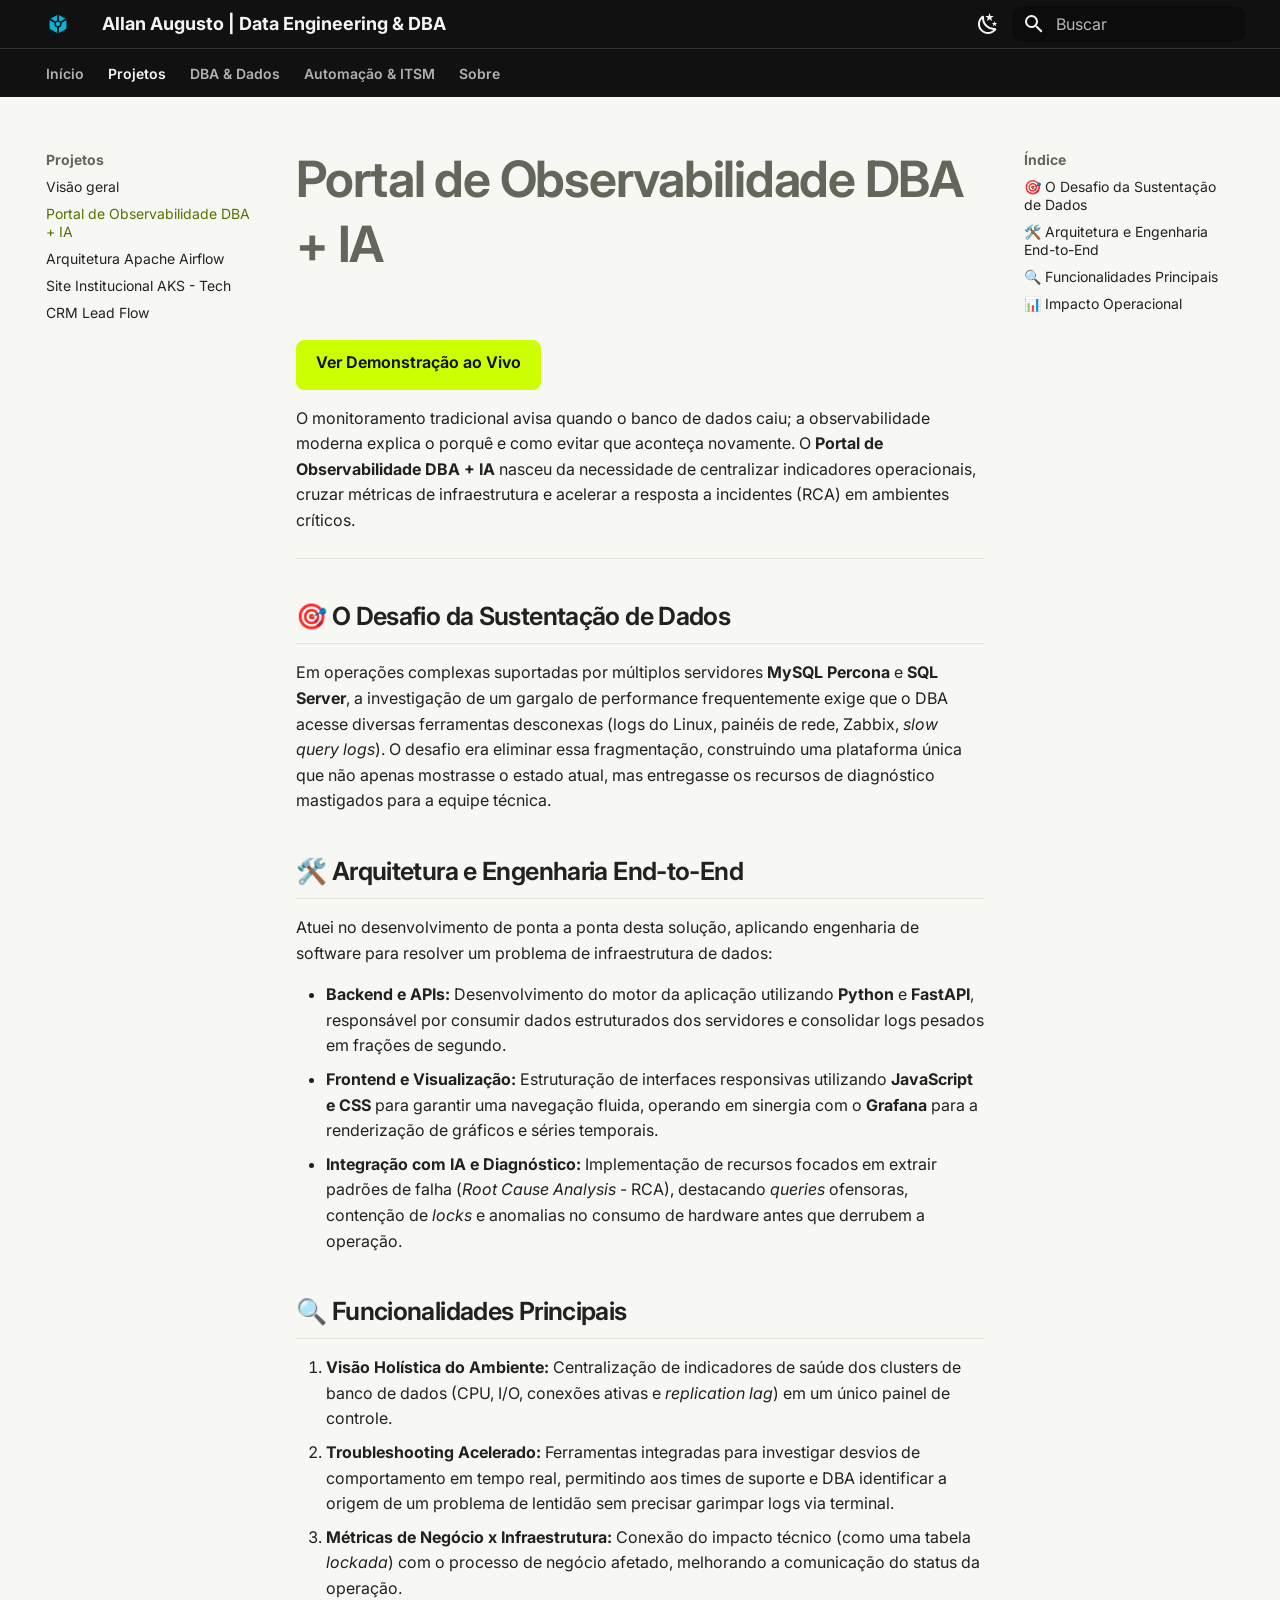
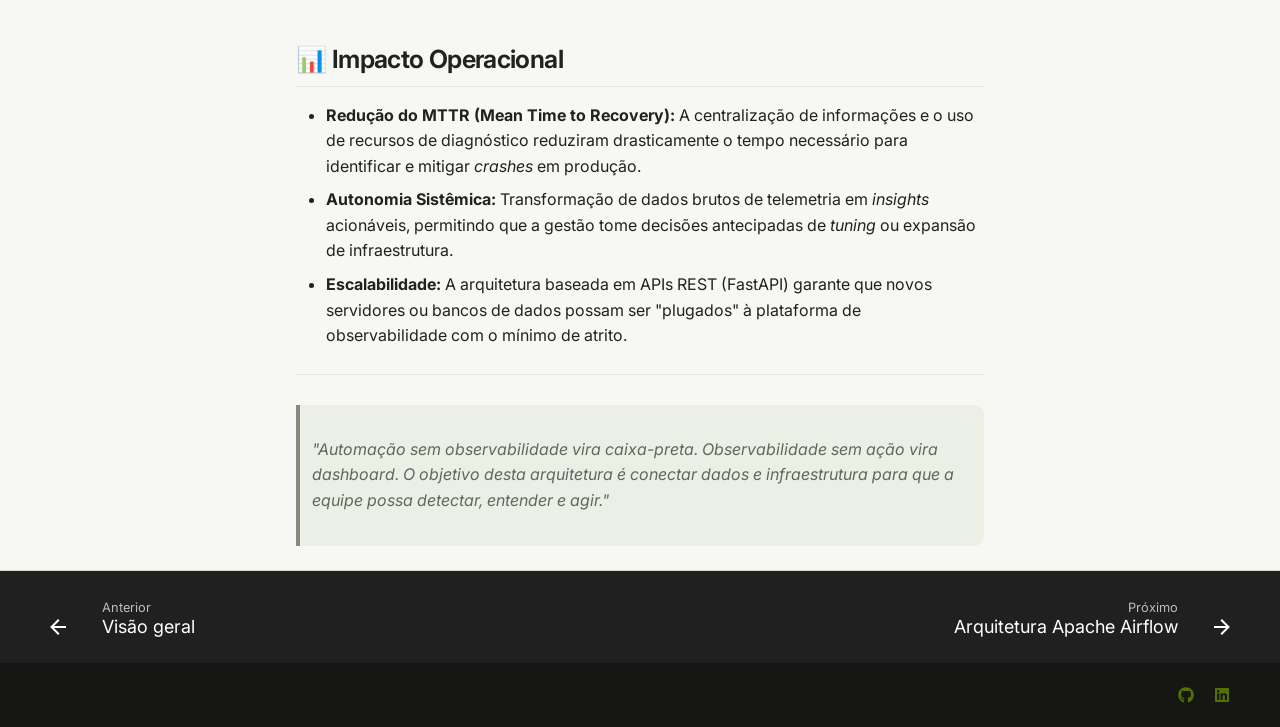
<file: projetos/portal-monitorizacao/index.html>
<!doctype html>
<html lang="pt" class="no-js">
  <head>
    
      <meta charset="utf-8">
      <meta name="viewport" content="width=device-width,initial-scale=1">
      
        <meta name="description" content="Portfólio técnico de Allan Augusto — Data Engineering, DBA, automação e observabilidade.">
      
      
        <meta name="author" content="Allan Augusto">
      
      
        <link rel="canonical" href="https://Allanao88.github.io/portfolio-docs/projetos/portal-monitorizacao/">
      
      
        <link rel="prev" href="../">
      
      
        <link rel="next" href="../airflow-observabilidade/">
      
      
        
      
      
      <link rel="icon" href="../../assets/favicon.svg">
      <meta name="generator" content="mkdocs-1.6.1, mkdocs-material-9.8.0">
    
    
      
        <title>Portal de Observabilidade DBA + IA - Allan Augusto | Data Engineering & DBA</title>
      
    
    
      <link rel="stylesheet" href="../../assets/stylesheets/main.57a0d79d.min.css">
      
        
        <link rel="stylesheet" href="../../assets/stylesheets/palette.fb2fffe2.min.css">
      
      


    
    
      
    
    
      
        
        
        <link rel="preconnect" href="https://fonts.gstatic.com" crossorigin>
        <link rel="stylesheet" href="https://fonts.googleapis.com/css?family=Inter:300,300i,400,400i,700,700i%7CJetBrains+Mono:400,400i,700,700i&display=fallback">
        <style>:root{--md-text-font:"Inter";--md-code-font:"JetBrains Mono"}</style>
      
    
    
      <link rel="stylesheet" href="../../stylesheets/extra.css">
    
    <script>__md_scope=new URL("../..",location),__md_hash=e=>[...e].reduce(((e,_)=>(e<<5)-e+_.charCodeAt(0)),0),__md_get=(e,_=localStorage,t=__md_scope)=>JSON.parse(_.getItem(t.pathname+"."+e)),__md_set=(e,_,t=localStorage,a=__md_scope)=>{try{t.setItem(a.pathname+"."+e,JSON.stringify(_))}catch(e){}}</script>
    
      

    
    
  </head>
  
  
    
    
      
    
    
    
    
    <body dir="ltr" data-md-color-scheme="default" data-md-color-primary="custom" data-md-color-accent="custom">
  
    
    <input class="md-toggle" data-md-toggle="drawer" type="checkbox" id="__drawer" autocomplete="off">
    <input class="md-toggle" data-md-toggle="search" type="checkbox" id="__search" autocomplete="off">
    <label class="md-overlay" for="__drawer"></label>
    <div data-md-component="skip">
      
        
        <a href="#portal-de-observabilidade-dba-ia" class="md-skip">
          Pular para conteúdo
        </a>
      
    </div>
    <div data-md-component="announce">
      
    </div>
    
    
      

<header class="md-header" data-md-component="header">
  <nav class="md-header__inner md-grid" aria-label="Cabeçalho">
    <a href="../.." title="Allan Augusto | Data Engineering &amp; DBA" class="md-header__button md-logo" aria-label="Allan Augusto | Data Engineering & DBA" data-md-component="logo">
      
  <img src="../../assets/logo.svg" alt="logo">

    </a>
    <label class="md-header__button md-icon" for="__drawer">
      
      <svg xmlns="http://www.w3.org/2000/svg" viewBox="0 0 24 24"><path d="M3 6h18v2H3zm0 5h18v2H3zm0 5h18v2H3z"/></svg>
    </label>
    <div class="md-header__title" data-md-component="header-title">
      <div class="md-header__ellipsis">
        <div class="md-header__topic">
          <span class="md-ellipsis">
            Allan Augusto | Data Engineering & DBA
          </span>
        </div>
        <div class="md-header__topic" data-md-component="header-topic">
          <span class="md-ellipsis">
            
              Portal de Observabilidade DBA + IA
            
          </span>
        </div>
      </div>
    </div>
    
      
        <form class="md-header__option" data-md-component="palette">
  
    
    
    
    <input class="md-option" data-md-color-media="(prefers-color-scheme: light)" data-md-color-scheme="default" data-md-color-primary="custom" data-md-color-accent="custom"  aria-label="Mudar para modo escuro"  type="radio" name="__palette" id="__palette_0">
    
      <label class="md-header__button md-icon" title="Mudar para modo escuro" for="__palette_1" hidden>
        <svg xmlns="http://www.w3.org/2000/svg" viewBox="0 0 24 24"><path d="m17.75 4.09-2.53 1.94.91 3.06-2.63-1.81-2.63 1.81.91-3.06-2.53-1.94L12.44 4l1.06-3 1.06 3zm3.5 6.91-1.64 1.25.59 1.98-1.7-1.17-1.7 1.17.59-1.98L15.75 11l2.06-.05L18.5 9l.69 1.95zm-2.28 4.95c.83-.08 1.72 1.1 1.19 1.85-.32.45-.66.87-1.08 1.27C15.17 23 8.84 23 4.94 19.07c-3.91-3.9-3.91-10.24 0-14.14.4-.4.82-.76 1.27-1.08.75-.53 1.93.36 1.85 1.19-.27 2.86.69 5.83 2.89 8.02a9.96 9.96 0 0 0 8.02 2.89m-1.64 2.02a12.08 12.08 0 0 1-7.8-3.47c-2.17-2.19-3.33-5-3.49-7.82-2.81 3.14-2.7 7.96.31 10.98 3.02 3.01 7.84 3.12 10.98.31"/></svg>
      </label>
    
  
    
    
    
    <input class="md-option" data-md-color-media="(prefers-color-scheme: dark)" data-md-color-scheme="slate" data-md-color-primary="custom" data-md-color-accent="custom"  aria-label="Mudar para modo claro"  type="radio" name="__palette" id="__palette_1">
    
      <label class="md-header__button md-icon" title="Mudar para modo claro" for="__palette_0" hidden>
        <svg xmlns="http://www.w3.org/2000/svg" viewBox="0 0 24 24"><path d="M12 7a5 5 0 0 1 5 5 5 5 0 0 1-5 5 5 5 0 0 1-5-5 5 5 0 0 1 5-5m0 2a3 3 0 0 0-3 3 3 3 0 0 0 3 3 3 3 0 0 0 3-3 3 3 0 0 0-3-3m0-7 2.39 3.42C13.65 5.15 12.84 5 12 5s-1.65.15-2.39.42zM3.34 7l4.16-.35A7.2 7.2 0 0 0 5.94 8.5c-.44.74-.69 1.5-.83 2.29zm.02 10 1.76-3.77a7.131 7.131 0 0 0 2.38 4.14zM20.65 7l-1.77 3.79a7.02 7.02 0 0 0-2.38-4.15zm-.01 10-4.14.36c.59-.51 1.12-1.14 1.54-1.86.42-.73.69-1.5.83-2.29zM12 22l-2.41-3.44c.74.27 1.55.44 2.41.44.82 0 1.63-.17 2.37-.44z"/></svg>
      </label>
    
  
</form>
      
    
    
      <script>var palette=__md_get("__palette");if(palette&&palette.color){if("(prefers-color-scheme)"===palette.color.media){var media=matchMedia("(prefers-color-scheme: light)"),input=document.querySelector(media.matches?"[data-md-color-media='(prefers-color-scheme: light)']":"[data-md-color-media='(prefers-color-scheme: dark)']");palette.color.media=input.getAttribute("data-md-color-media"),palette.color.scheme=input.getAttribute("data-md-color-scheme"),palette.color.primary=input.getAttribute("data-md-color-primary"),palette.color.accent=input.getAttribute("data-md-color-accent")}for(var[key,value]of Object.entries(palette.color))document.body.setAttribute("data-md-color-"+key,value)}</script>
    
    
    
      
      
        <label class="md-header__button md-icon" for="__search">
          
          <svg xmlns="http://www.w3.org/2000/svg" viewBox="0 0 24 24"><path d="M9.5 3A6.5 6.5 0 0 1 16 9.5c0 1.61-.59 3.09-1.56 4.23l.27.27h.79l5 5-1.5 1.5-5-5v-.79l-.27-.27A6.52 6.52 0 0 1 9.5 16 6.5 6.5 0 0 1 3 9.5 6.5 6.5 0 0 1 9.5 3m0 2C7 5 5 7 5 9.5S7 14 9.5 14 14 12 14 9.5 12 5 9.5 5"/></svg>
        </label>
        <div class="md-search" data-md-component="search" role="dialog">
  <label class="md-search__overlay" for="__search"></label>
  <div class="md-search__inner" role="search">
    <form class="md-search__form" name="search">
      <input type="text" class="md-search__input" name="query" aria-label="Buscar" placeholder="Buscar" autocapitalize="off" autocorrect="off" autocomplete="off" spellcheck="false" data-md-component="search-query" required>
      <label class="md-search__icon md-icon" for="__search">
        
        <svg xmlns="http://www.w3.org/2000/svg" viewBox="0 0 24 24"><path d="M9.5 3A6.5 6.5 0 0 1 16 9.5c0 1.61-.59 3.09-1.56 4.23l.27.27h.79l5 5-1.5 1.5-5-5v-.79l-.27-.27A6.52 6.52 0 0 1 9.5 16 6.5 6.5 0 0 1 3 9.5 6.5 6.5 0 0 1 9.5 3m0 2C7 5 5 7 5 9.5S7 14 9.5 14 14 12 14 9.5 12 5 9.5 5"/></svg>
        
        <svg xmlns="http://www.w3.org/2000/svg" viewBox="0 0 24 24"><path d="M20 11v2H8l5.5 5.5-1.42 1.42L4.16 12l7.92-7.92L13.5 5.5 8 11z"/></svg>
      </label>
      <nav class="md-search__options" aria-label="Pesquisar">
        
          <a href="javascript:void(0)" class="md-search__icon md-icon" title="Compartilhar" aria-label="Compartilhar" data-clipboard data-clipboard-text="" data-md-component="search-share" tabindex="-1">
            
            <svg xmlns="http://www.w3.org/2000/svg" viewBox="0 0 24 24"><path d="M18 16.08c-.76 0-1.44.3-1.96.77L8.91 12.7c.05-.23.09-.46.09-.7s-.04-.47-.09-.7l7.05-4.11c.54.5 1.25.81 2.04.81a3 3 0 0 0 3-3 3 3 0 0 0-3-3 3 3 0 0 0-3 3c0 .24.04.47.09.7L8.04 9.81C7.5 9.31 6.79 9 6 9a3 3 0 0 0-3 3 3 3 0 0 0 3 3c.79 0 1.5-.31 2.04-.81l7.12 4.15c-.05.21-.08.43-.08.66 0 1.61 1.31 2.91 2.92 2.91s2.92-1.3 2.92-2.91A2.92 2.92 0 0 0 18 16.08"/></svg>
          </a>
        
        <button type="reset" class="md-search__icon md-icon" title="Limpar" aria-label="Limpar" tabindex="-1">
          
          <svg xmlns="http://www.w3.org/2000/svg" viewBox="0 0 24 24"><path d="M19 6.41 17.59 5 12 10.59 6.41 5 5 6.41 10.59 12 5 17.59 6.41 19 12 13.41 17.59 19 19 17.59 13.41 12z"/></svg>
        </button>
      </nav>
      
        <div class="md-search__suggest" data-md-component="search-suggest"></div>
      
    </form>
    <div class="md-search__output">
      <div class="md-search__scrollwrap" tabindex="0" data-md-scrollfix>
        <div class="md-search-result" data-md-component="search-result">
          <div class="md-search-result__meta">
            Inicializando busca
          </div>
          <ol class="md-search-result__list" role="presentation"></ol>
        </div>
      </div>
    </div>
  </div>
</div>
      
    
    
  </nav>
  
</header>
    
    <div class="md-container" data-md-component="container">
      
      
        
          
            
<nav class="md-tabs" aria-label="Abas" data-md-component="tabs">
  <div class="md-grid">
    <ul class="md-tabs__list">
      
        
  
  
  
  
    <li class="md-tabs__item">
      <a href="../.." class="md-tabs__link">
        
  
  
    
  
  Início

      </a>
    </li>
  

      
        
  
  
  
    
  
  
    
    
      <li class="md-tabs__item md-tabs__item--active">
        <a href="../" class="md-tabs__link">
          
  
  
  Projetos

        </a>
      </li>
    
  

      
        
  
  
  
  
    
    
      <li class="md-tabs__item">
        <a href="../../dba/resiliencia-rca/" class="md-tabs__link">
          
  
  
  DBA & Dados

        </a>
      </li>
    
  

      
        
  
  
  
  
    
    
      <li class="md-tabs__item">
        <a href="../../crm/bitrix24/" class="md-tabs__link">
          
  
  
  Automação & ITSM

        </a>
      </li>
    
  

      
        
  
  
  
  
    
    
      <li class="md-tabs__item">
        <a href="../../sobre/" class="md-tabs__link">
          
  
  
  Sobre

        </a>
      </li>
    
  

      
    </ul>
  </div>
</nav>
          
        
      
      <main class="md-main" data-md-component="main">
        <div class="md-main__inner md-grid">
          
            
              
              <div class="md-sidebar md-sidebar--primary" data-md-component="sidebar" data-md-type="navigation" >
                <div class="md-sidebar__scrollwrap">
                  <div class="md-sidebar__inner">
                    


  


<nav class="md-nav md-nav--primary md-nav--lifted" aria-label="Navegação" data-md-level="0">
  <label class="md-nav__title" for="__drawer">
    <a href="../.." title="Allan Augusto | Data Engineering &amp; DBA" class="md-nav__button md-logo" aria-label="Allan Augusto | Data Engineering & DBA" data-md-component="logo">
      
  <img src="../../assets/logo.svg" alt="logo">

    </a>
    Allan Augusto | Data Engineering & DBA
  </label>
  
  <ul class="md-nav__list" data-md-scrollfix>
    
      
      
  
  
  
  
    <li class="md-nav__item">
      <a href="../.." class="md-nav__link">
        
  
  
  <span class="md-ellipsis">
    
  
    Início
  

    
  </span>
  
  

      </a>
    </li>
  

    
      
      
  
  
    
  
  
  
    
    
    
    
      
        
        
      
      
        
      
    
    
    <li class="md-nav__item md-nav__item--active md-nav__item--section md-nav__item--nested">
      
        
        
        <input class="md-nav__toggle md-toggle " type="checkbox" id="__nav_2" checked>
        
          
          <label class="md-nav__link" for="__nav_2" id="__nav_2_label" tabindex="">
            
  
  
  <span class="md-ellipsis">
    
  
    Projetos
  

    
  </span>
  
  

            <span class="md-nav__icon md-icon"></span>
          </label>
        
        <nav class="md-nav" data-md-level="1" aria-labelledby="__nav_2_label" aria-expanded="true">
          <label class="md-nav__title" for="__nav_2">
            <span class="md-nav__icon md-icon"></span>
            
  
    Projetos
  

          </label>
          <ul class="md-nav__list" data-md-scrollfix>
            
              
                
  
  
  
  
    <li class="md-nav__item">
      <a href="../" class="md-nav__link">
        
  
  
  <span class="md-ellipsis">
    
  
    Visão geral
  

    
  </span>
  
  

      </a>
    </li>
  

              
            
              
                
  
  
    
  
  
  
    <li class="md-nav__item md-nav__item--active">
      
      <input class="md-nav__toggle md-toggle" type="checkbox" id="__toc">
      
      
        
      
      
        <label class="md-nav__link md-nav__link--active" for="__toc">
          
  
  
  <span class="md-ellipsis">
    
  
    Portal de Observabilidade DBA + IA
  

    
  </span>
  
  

          <span class="md-nav__icon md-icon"></span>
        </label>
      
      <a href="./" class="md-nav__link md-nav__link--active">
        
  
  
  <span class="md-ellipsis">
    
  
    Portal de Observabilidade DBA + IA
  

    
  </span>
  
  

      </a>
      
        

<nav class="md-nav md-nav--secondary" aria-label="Índice">
  
  
  
    
  
  
    <label class="md-nav__title" for="__toc">
      <span class="md-nav__icon md-icon"></span>
      Índice
    </label>
    <ul class="md-nav__list" data-md-component="toc" data-md-scrollfix>
      
        <li class="md-nav__item">
  <a href="#o-desafio-da-sustentacao-de-dados" class="md-nav__link">
    <span class="md-ellipsis">
      
        🎯 O Desafio da Sustentação de Dados
      
    </span>
  </a>
  
</li>
      
        <li class="md-nav__item">
  <a href="#arquitetura-e-engenharia-end-to-end" class="md-nav__link">
    <span class="md-ellipsis">
      
        🛠️ Arquitetura e Engenharia End-to-End
      
    </span>
  </a>
  
</li>
      
        <li class="md-nav__item">
  <a href="#funcionalidades-principais" class="md-nav__link">
    <span class="md-ellipsis">
      
        🔍 Funcionalidades Principais
      
    </span>
  </a>
  
</li>
      
        <li class="md-nav__item">
  <a href="#impacto-operacional" class="md-nav__link">
    <span class="md-ellipsis">
      
        📊 Impacto Operacional
      
    </span>
  </a>
  
</li>
      
    </ul>
  
</nav>
      
    </li>
  

              
            
              
                
  
  
  
  
    <li class="md-nav__item">
      <a href="../airflow-observabilidade/" class="md-nav__link">
        
  
  
  <span class="md-ellipsis">
    
  
    Arquitetura Apache Airflow
  

    
  </span>
  
  

      </a>
    </li>
  

              
            
              
                
  
  
  
  
    <li class="md-nav__item">
      <a href="../aks-tech-site/" class="md-nav__link">
        
  
  
  <span class="md-ellipsis">
    
  
    Site Institucional AKS - Tech
  

    
  </span>
  
  

      </a>
    </li>
  

              
            
              
                
  
  
  
  
    <li class="md-nav__item">
      <a href="../crm-lead-flow/" class="md-nav__link">
        
  
  
  <span class="md-ellipsis">
    
  
    CRM Lead Flow
  

    
  </span>
  
  

      </a>
    </li>
  

              
            
          </ul>
        </nav>
      
    </li>
  

    
      
      
  
  
  
  
    
    
    
    
      
      
        
      
    
    
    <li class="md-nav__item md-nav__item--nested">
      
        
        
        <input class="md-nav__toggle md-toggle " type="checkbox" id="__nav_3" >
        
          
          <label class="md-nav__link" for="__nav_3" id="__nav_3_label" tabindex="0">
            
  
  
  <span class="md-ellipsis">
    
  
    DBA & Dados
  

    
  </span>
  
  

            <span class="md-nav__icon md-icon"></span>
          </label>
        
        <nav class="md-nav" data-md-level="1" aria-labelledby="__nav_3_label" aria-expanded="false">
          <label class="md-nav__title" for="__nav_3">
            <span class="md-nav__icon md-icon"></span>
            
  
    DBA & Dados
  

          </label>
          <ul class="md-nav__list" data-md-scrollfix>
            
              
                
  
  
  
  
    <li class="md-nav__item">
      <a href="../../dba/resiliencia-rca/" class="md-nav__link">
        
  
  
  <span class="md-ellipsis">
    
  
    Resiliência e RCA
  

    
  </span>
  
  

      </a>
    </li>
  

              
            
              
                
  
  
  
  
    <li class="md-nav__item">
      <a href="../../dba/scripts/" class="md-nav__link">
        
  
  
  <span class="md-ellipsis">
    
  
    Scripts e Automações
  

    
  </span>
  
  

      </a>
    </li>
  

              
            
          </ul>
        </nav>
      
    </li>
  

    
      
      
  
  
  
  
    
    
    
    
      
      
        
      
    
    
    <li class="md-nav__item md-nav__item--nested">
      
        
        
        <input class="md-nav__toggle md-toggle " type="checkbox" id="__nav_4" >
        
          
          <label class="md-nav__link" for="__nav_4" id="__nav_4_label" tabindex="0">
            
  
  
  <span class="md-ellipsis">
    
  
    Automação & ITSM
  

    
  </span>
  
  

            <span class="md-nav__icon md-icon"></span>
          </label>
        
        <nav class="md-nav" data-md-level="1" aria-labelledby="__nav_4_label" aria-expanded="false">
          <label class="md-nav__title" for="__nav_4">
            <span class="md-nav__icon md-icon"></span>
            
  
    Automação & ITSM
  

          </label>
          <ul class="md-nav__list" data-md-scrollfix>
            
              
                
  
  
  
  
    <li class="md-nav__item">
      <a href="../../crm/bitrix24/" class="md-nav__link">
        
  
  
  <span class="md-ellipsis">
    
  
    Bitrix24
  

    
  </span>
  
  

      </a>
    </li>
  

              
            
              
                
  
  
  
  
    <li class="md-nav__item">
      <a href="../../crm/glpi/" class="md-nav__link">
        
  
  
  <span class="md-ellipsis">
    
  
    GLPI
  

    
  </span>
  
  

      </a>
    </li>
  

              
            
          </ul>
        </nav>
      
    </li>
  

    
      
      
  
  
  
  
    
    
    
    
      
      
        
      
    
    
    <li class="md-nav__item md-nav__item--nested">
      
        
        
        <input class="md-nav__toggle md-toggle " type="checkbox" id="__nav_5" >
        
          
          <label class="md-nav__link" for="__nav_5" id="__nav_5_label" tabindex="0">
            
  
  
  <span class="md-ellipsis">
    
  
    Sobre
  

    
  </span>
  
  

            <span class="md-nav__icon md-icon"></span>
          </label>
        
        <nav class="md-nav" data-md-level="1" aria-labelledby="__nav_5_label" aria-expanded="false">
          <label class="md-nav__title" for="__nav_5">
            <span class="md-nav__icon md-icon"></span>
            
  
    Sobre
  

          </label>
          <ul class="md-nav__list" data-md-scrollfix>
            
              
                
  
  
  
  
    <li class="md-nav__item">
      <a href="../../sobre/" class="md-nav__link">
        
  
  
  <span class="md-ellipsis">
    
  
    Perfil profissional
  

    
  </span>
  
  

      </a>
    </li>
  

              
            
              
                
  
  
  
  
    <li class="md-nav__item">
      <a href="../../stack/" class="md-nav__link">
        
  
  
  <span class="md-ellipsis">
    
  
    Stack tecnológica
  

    
  </span>
  
  

      </a>
    </li>
  

              
            
          </ul>
        </nav>
      
    </li>
  

    
  </ul>
</nav>
                  </div>
                </div>
              </div>
            
            
              
              <div class="md-sidebar md-sidebar--secondary" data-md-component="sidebar" data-md-type="toc" >
                <div class="md-sidebar__scrollwrap">
                  <div class="md-sidebar__inner">
                    

<nav class="md-nav md-nav--secondary" aria-label="Índice">
  
  
  
    
  
  
    <label class="md-nav__title" for="__toc">
      <span class="md-nav__icon md-icon"></span>
      Índice
    </label>
    <ul class="md-nav__list" data-md-component="toc" data-md-scrollfix>
      
        <li class="md-nav__item">
  <a href="#o-desafio-da-sustentacao-de-dados" class="md-nav__link">
    <span class="md-ellipsis">
      
        🎯 O Desafio da Sustentação de Dados
      
    </span>
  </a>
  
</li>
      
        <li class="md-nav__item">
  <a href="#arquitetura-e-engenharia-end-to-end" class="md-nav__link">
    <span class="md-ellipsis">
      
        🛠️ Arquitetura e Engenharia End-to-End
      
    </span>
  </a>
  
</li>
      
        <li class="md-nav__item">
  <a href="#funcionalidades-principais" class="md-nav__link">
    <span class="md-ellipsis">
      
        🔍 Funcionalidades Principais
      
    </span>
  </a>
  
</li>
      
        <li class="md-nav__item">
  <a href="#impacto-operacional" class="md-nav__link">
    <span class="md-ellipsis">
      
        📊 Impacto Operacional
      
    </span>
  </a>
  
</li>
      
    </ul>
  
</nav>
                  </div>
                </div>
              </div>
            
          
          
            <div class="md-content" data-md-component="content">
              
              <article class="md-content__inner md-typeset">
                
                  



<h1 id="portal-de-observabilidade-dba-ia">Portal de Observabilidade DBA + IA</h1>
<p><a class="md-button md-button--primary" href="https://allanao88.github.io/demo-painel/">Ver Demonstração ao Vivo</a></p>
<p>O monitoramento tradicional avisa quando o banco de dados caiu; a observabilidade moderna explica o porquê e como evitar que aconteça novamente. O <strong>Portal de Observabilidade DBA + IA</strong> nasceu da necessidade de centralizar indicadores operacionais, cruzar métricas de infraestrutura e acelerar a resposta a incidentes (RCA) em ambientes críticos.</p>
<hr />
<h2 id="o-desafio-da-sustentacao-de-dados">🎯 O Desafio da Sustentação de Dados</h2>
<p>Em operações complexas suportadas por múltiplos servidores <strong>MySQL Percona</strong> e <strong>SQL Server</strong>, a investigação de um gargalo de performance frequentemente exige que o DBA acesse diversas ferramentas desconexas (logs do Linux, painéis de rede, Zabbix, <em>slow query logs</em>). O desafio era eliminar essa fragmentação, construindo uma plataforma única que não apenas mostrasse o estado atual, mas entregasse os recursos de diagnóstico mastigados para a equipe técnica.</p>
<h2 id="arquitetura-e-engenharia-end-to-end">🛠️ Arquitetura e Engenharia End-to-End</h2>
<p>Atuei no desenvolvimento de ponta a ponta desta solução, aplicando engenharia de software para resolver um problema de infraestrutura de dados:</p>
<ul>
<li><strong>Backend e APIs:</strong> Desenvolvimento do motor da aplicação utilizando <strong>Python</strong> e <strong>FastAPI</strong>, responsável por consumir dados estruturados dos servidores e consolidar logs pesados em frações de segundo.</li>
<li><strong>Frontend e Visualização:</strong> Estruturação de interfaces responsivas utilizando <strong>JavaScript e CSS</strong> para garantir uma navegação fluida, operando em sinergia com o <strong>Grafana</strong> para a renderização de gráficos e séries temporais.</li>
<li><strong>Integração com IA e Diagnóstico:</strong> Implementação de recursos focados em extrair padrões de falha (<em>Root Cause Analysis</em> - RCA), destacando <em>queries</em> ofensoras, contenção de <em>locks</em> e anomalias no consumo de hardware antes que derrubem a operação.</li>
</ul>
<h2 id="funcionalidades-principais">🔍 Funcionalidades Principais</h2>
<ol>
<li><strong>Visão Holística do Ambiente:</strong> Centralização de indicadores de saúde dos clusters de banco de dados (CPU, I/O, conexões ativas e <em>replication lag</em>) em um único painel de controle.</li>
<li><strong>Troubleshooting Acelerado:</strong> Ferramentas integradas para investigar desvios de comportamento em tempo real, permitindo aos times de suporte e DBA identificar a origem de um problema de lentidão sem precisar garimpar logs via terminal.</li>
<li><strong>Métricas de Negócio x Infraestrutura:</strong> Conexão do impacto técnico (como uma tabela <em>lockada</em>) com o processo de negócio afetado, melhorando a comunicação do status da operação.</li>
</ol>
<h2 id="impacto-operacional">📊 Impacto Operacional</h2>
<ul>
<li><strong>Redução do MTTR (Mean Time to Recovery):</strong> A centralização de informações e o uso de recursos de diagnóstico reduziram drasticamente o tempo necessário para identificar e mitigar <em>crashes</em> em produção.</li>
<li><strong>Autonomia Sistêmica:</strong> Transformação de dados brutos de telemetria em <em>insights</em> acionáveis, permitindo que a gestão tome decisões antecipadas de <em>tuning</em> ou expansão de infraestrutura.</li>
<li><strong>Escalabilidade:</strong> A arquitetura baseada em APIs REST (FastAPI) garante que novos servidores ou bancos de dados possam ser "plugados" à plataforma de observabilidade com o mínimo de atrito.</li>
</ul>
<hr />
<blockquote>
<p><em>"Automação sem observabilidade vira caixa-preta. Observabilidade sem ação vira dashboard. O objetivo desta arquitetura é conectar dados e infraestrutura para que a equipe possa detectar, entender e agir."</em></p>
</blockquote>












                
              </article>
            </div>
          
          
  <script>var tabs=__md_get("__tabs");if(Array.isArray(tabs))e:for(var set of document.querySelectorAll(".tabbed-set")){var labels=set.querySelector(".tabbed-labels");for(var tab of tabs)for(var label of labels.getElementsByTagName("label"))if(label.innerText.trim()===tab){var input=document.getElementById(label.htmlFor);input.checked=!0;continue e}}</script>

<script>var target=document.getElementById(location.hash.slice(1));target&&target.name&&(target.checked=target.name.startsWith("__tabbed_"))</script>
        </div>
        
          <button type="button" class="md-top md-icon" data-md-component="top" hidden>
  
  <svg xmlns="http://www.w3.org/2000/svg" viewBox="0 0 24 24"><path d="M13 20h-2V8l-5.5 5.5-1.42-1.42L12 4.16l7.92 7.92-1.42 1.42L13 8z"/></svg>
  Voltar para o topo
</button>
        
      </main>
      
        <footer class="md-footer">
  
    
      
      <nav class="md-footer__inner md-grid" aria-label="Rodapé" >
        
          
          <a href="../" class="md-footer__link md-footer__link--prev" aria-label="Anterior: Visão geral">
            <div class="md-footer__button md-icon">
              
              <svg xmlns="http://www.w3.org/2000/svg" viewBox="0 0 24 24"><path d="M20 11v2H8l5.5 5.5-1.42 1.42L4.16 12l7.92-7.92L13.5 5.5 8 11z"/></svg>
            </div>
            <div class="md-footer__title">
              <span class="md-footer__direction">
                Anterior
              </span>
              <div class="md-ellipsis">
                Visão geral
              </div>
            </div>
          </a>
        
        
          
          <a href="../airflow-observabilidade/" class="md-footer__link md-footer__link--next" aria-label="Próximo: Arquitetura Apache Airflow">
            <div class="md-footer__title">
              <span class="md-footer__direction">
                Próximo
              </span>
              <div class="md-ellipsis">
                Arquitetura Apache Airflow
              </div>
            </div>
            <div class="md-footer__button md-icon">
              
              <svg xmlns="http://www.w3.org/2000/svg" viewBox="0 0 24 24"><path d="M4 11v2h12l-5.5 5.5 1.42 1.42L19.84 12l-7.92-7.92L10.5 5.5 16 11z"/></svg>
            </div>
          </a>
        
      </nav>
    
  
  <div class="md-footer-meta md-typeset">
    <div class="md-footer-meta__inner md-grid">
      <div class="md-copyright">
  
  
</div>
      
        
<div class="md-social">
  
    
    
    
    
    <a href="https://github.com/Allanao88" target="_blank" rel="noopener" title="Allan no GitHub" class="md-social__link">
      <svg xmlns="http://www.w3.org/2000/svg" viewBox="0 0 512 512"><!--! Font Awesome Free 7.1.0 by @fontawesome - https://fontawesome.com License - https://fontawesome.com/license/free (Icons: CC BY 4.0, Fonts: SIL OFL 1.1, Code: MIT License) Copyright 2025 Fonticons, Inc.--><path d="M173.9 397.4c0 2-2.3 3.6-5.2 3.6-3.3.3-5.6-1.3-5.6-3.6 0-2 2.3-3.6 5.2-3.6 3-.3 5.6 1.3 5.6 3.6m-31.1-4.5c-.7 2 1.3 4.3 4.3 4.9 2.6 1 5.6 0 6.2-2s-1.3-4.3-4.3-5.2c-2.6-.7-5.5.3-6.2 2.3m44.2-1.7c-2.9.7-4.9 2.6-4.6 4.9.3 2 2.9 3.3 5.9 2.6 2.9-.7 4.9-2.6 4.6-4.6-.3-1.9-3-3.2-5.9-2.9M252.8 8C114.1 8 8 113.3 8 252c0 110.9 69.8 205.8 169.5 239.2 12.8 2.3 17.3-5.6 17.3-12.1 0-6.2-.3-40.4-.3-61.4 0 0-70 15-84.7-29.8 0 0-11.4-29.1-27.8-36.6 0 0-22.9-15.7 1.6-15.4 0 0 24.9 2 38.6 25.8 21.9 38.6 58.6 27.5 72.9 20.9 2.3-16 8.8-27.1 16-33.7-55.9-6.2-112.3-14.3-112.3-110.5 0-27.5 7.6-41.3 23.6-58.9-2.6-6.5-11.1-33.3 2.6-67.9 20.9-6.5 69 27 69 27 20-5.6 41.5-8.5 62.8-8.5s42.8 2.9 62.8 8.5c0 0 48.1-33.6 69-27 13.7 34.7 5.2 61.4 2.6 67.9 16 17.7 25.8 31.5 25.8 58.9 0 96.5-58.9 104.2-114.8 110.5 9.2 7.9 17 22.9 17 46.4 0 33.7-.3 75.4-.3 83.6 0 6.5 4.6 14.4 17.3 12.1C436.2 457.8 504 362.9 504 252 504 113.3 391.5 8 252.8 8M105.2 352.9c-1.3 1-1 3.3.7 5.2 1.6 1.6 3.9 2.3 5.2 1 1.3-1 1-3.3-.7-5.2-1.6-1.6-3.9-2.3-5.2-1m-10.8-8.1c-.7 1.3.3 2.9 2.3 3.9 1.6 1 3.6.7 4.3-.7.7-1.3-.3-2.9-2.3-3.9-2-.6-3.6-.3-4.3.7m32.4 35.6c-1.6 1.3-1 4.3 1.3 6.2 2.3 2.3 5.2 2.6 6.5 1 1.3-1.3.7-4.3-1.3-6.2-2.2-2.3-5.2-2.6-6.5-1m-11.4-14.7c-1.6 1-1.6 3.6 0 5.9s4.3 3.3 5.6 2.3c1.6-1.3 1.6-3.9 0-6.2-1.4-2.3-4-3.3-5.6-2"/></svg>
    </a>
  
    
    
    
    
    <a href="https://www.linkedin.com/in/allan-augusto-carvalho-de-oliveira-102b985b" target="_blank" rel="noopener" title="Allan no LinkedIn" class="md-social__link">
      <svg xmlns="http://www.w3.org/2000/svg" viewBox="0 0 448 512"><!--! Font Awesome Free 7.1.0 by @fontawesome - https://fontawesome.com License - https://fontawesome.com/license/free (Icons: CC BY 4.0, Fonts: SIL OFL 1.1, Code: MIT License) Copyright 2025 Fonticons, Inc.--><path d="M416 32H31.9C14.3 32 0 46.5 0 64.3v383.4C0 465.5 14.3 480 31.9 480H416c17.6 0 32-14.5 32-32.3V64.3c0-17.8-14.4-32.3-32-32.3M135.4 416H69V202.2h66.5V416zM102.2 96a38.5 38.5 0 1 1 0 77 38.5 38.5 0 1 1 0-77m282.1 320h-66.4V312c0-24.8-.5-56.7-34.5-56.7-34.6 0-39.9 27-39.9 54.9V416h-66.4V202.2h63.7v29.2h.9c8.9-16.8 30.6-34.5 62.9-34.5 67.2 0 79.7 44.3 79.7 101.9z"/></svg>
    </a>
  
</div>
      
    </div>
  </div>
</footer>
      
    </div>
    <div class="md-dialog" data-md-component="dialog">
      <div class="md-dialog__inner md-typeset"></div>
    </div>
    
      <div class="md-progress" data-md-component="progress" role="progressbar"></div>
    
    
    
      
      
      <script id="__config" type="application/json">{"annotate": null, "base": "../..", "features": ["navigation.instant", "navigation.instant.progress", "navigation.tabs", "navigation.sections", "navigation.top", "navigation.tracking", "navigation.footer", "toc.follow", "search.suggest", "search.highlight", "search.share", "content.code.copy", "content.code.annotate", "content.tabs.link"], "search": "../../assets/javascripts/workers/search.a7633da7.min.js", "tags": null, "translations": {"clipboard.copied": "Copiado para \u00e1rea de transfer\u00eancia", "clipboard.copy": "Copiar para \u00e1rea de transfer\u00eancia", "search.result.more.one": "mais 1 nesta p\u00e1gina", "search.result.more.other": "# mais nesta p\u00e1gina", "search.result.none": "Nenhum documento encontrado", "search.result.one": "1 documento encontrado", "search.result.other": "# documentos encontrados", "search.result.placeholder": "Digite para iniciar a busca", "search.result.term.missing": "Ausente", "select.version": "Selecione a vers\u00e3o"}, "version": null}</script>
    
    
      <script src="../../assets/javascripts/bundle.c21346df.min.js"></script>
      
    
  </body>
</html>
</file>
<file: stylesheets/extra.css>
/* Identidade visual AKS - Tech aplicada ao portfólio pessoal. */

:root {
  --aks-bg: #111111;
  --aks-surface: #1a1a1a;
  --aks-surface-hover: #242424;
  --aks-primary: #ccff00;
  --aks-text: #f5f5f5;
  --aks-muted: #a3a3a3;
  --aks-border: #333333;

  --md-primary-fg-color: var(--aks-bg);
  --md-primary-fg-color--light: var(--aks-surface-hover);
  --md-primary-fg-color--dark: #080808;
  --md-accent-fg-color: var(--aks-primary);
  --md-typeset-a-color: #547000;
  --custom-card-border: #d9dfc5;
  --custom-card-shadow: 0 4px 18px rgba(0, 0, 0, 0.06);
  --custom-card-shadow-hover: 0 12px 30px rgba(0, 0, 0, 0.12);
}

[data-md-color-scheme="default"] {
  --md-default-bg-color: #f7f8f4;
  --md-default-fg-color: #20221d;
  --md-default-fg-color--light: #62665b;
  --md-default-fg-color--lighter: #85897e;
  --md-default-fg-color--lightest: #e3e6dc;
  --md-code-bg-color: #ecefe6;
  --md-typeset-a-color: #547000;
  --custom-card-border: #d9dfc5;
  --custom-card-shadow: 0 4px 18px rgba(0, 0, 0, 0.06);
  --custom-card-shadow-hover: 0 12px 30px rgba(0, 0, 0, 0.12);
}

[data-md-color-scheme="slate"] {
  --md-default-bg-color: var(--aks-bg);
  --md-default-fg-color: var(--aks-text);
  --md-default-fg-color--light: #d0d0d0;
  --md-default-fg-color--lighter: #a3a3a3;
  --md-default-fg-color--lightest: #454545;
  --md-code-bg-color: #202020;
  --md-primary-bg-color: var(--aks-bg);
  --md-primary-fg-color: var(--aks-text);
  --md-accent-fg-color: var(--aks-primary);
  --md-typeset-a-color: var(--aks-primary);
  --custom-card-border: var(--aks-border);
  --custom-card-shadow: 0 8px 24px rgba(0, 0, 0, 0.2);
  --custom-card-shadow-hover: 0 14px 34px rgba(0, 0, 0, 0.35);
}

body,
button,
input,
select,
textarea {
  font-family: Inter, "Segoe UI", Arial, sans-serif;
}

.md-header,
.md-tabs {
  background-color: var(--aks-bg);
}

.md-header {
  border-bottom: 1px solid var(--aks-border);
}

.md-header__title,
.md-tabs__link {
  font-weight: 600;
}

.md-tabs__link--active,
.md-tabs__link:hover,
.md-header .md-icon:hover {
  color: var(--aks-primary);
}

.md-nav__link--active,
.md-nav__link:focus,
.md-nav__link:hover {
  color: var(--md-accent-fg-color);
}

.md-typeset a {
  font-weight: 500;
  text-decoration: none;
  transition: color 0.2s ease;
}

.md-typeset a:hover {
  color: var(--md-accent-fg-color);
}

.md-typeset h1,
.md-typeset h2,
.md-typeset h3,
.md-typeset h4 {
  font-weight: 650;
  letter-spacing: -0.025em;
}

.md-typeset h1 {
  font-size: clamp(1.8rem, 4vw, 2.5rem);
}

.md-typeset h2 {
  margin-top: 2rem;
  padding-bottom: 0.45rem;
  border-bottom: 1px solid var(--md-default-fg-color--lightest);
}

.md-typeset .grid.cards > ol > li,
.md-typeset .grid.cards > ul > li,
.md-typeset .card {
  overflow: hidden;
  border: 1px solid var(--custom-card-border);
  border-radius: 14px;
  background: var(--md-default-bg-color);
  box-shadow: var(--custom-card-shadow);
  transition:
    transform 0.22s ease,
    box-shadow 0.22s ease,
    border-color 0.22s ease;
}

.md-typeset .grid.cards > ol > li:hover,
.md-typeset .grid.cards > ul > li:hover,
.md-typeset .card:hover {
  transform: translateY(-3px);
  border-color: var(--md-accent-fg-color);
  box-shadow: var(--custom-card-shadow-hover);
}

.md-typeset .md-button {
  min-height: 2.5rem;
  padding: 0.6em 1.2em;
  border-radius: 8px;
  border: 1px solid var(--md-accent-fg-color);
  font-weight: 650;
  transition:
    transform 0.2s ease,
    background-color 0.2s ease,
    color 0.2s ease;
}

.md-typeset .md-button--primary {
  background: var(--md-accent-fg-color);
  color: #111111 !important;
}

.md-typeset .md-button:hover {
  transform: translateY(-1px);
}

.md-typeset code {
  border: 1px solid var(--md-default-fg-color--lightest);
  border-radius: 6px;
  font-family: "JetBrains Mono", Consolas, monospace;
  font-size: 0.85em;
}

[data-md-color-scheme="slate"] .md-typeset code {
  color: var(--aks-primary);
  background: #202020;
}

.md-typeset pre > code {
  border: 0;
}

.md-typeset pre {
  border: 1px solid var(--custom-card-border);
  border-radius: 12px;
}

.md-typeset blockquote {
  margin: 1.5rem 0;
  padding: 0.8rem 1.2rem;
  border-left: 3px solid var(--md-accent-fg-color);
  border-radius: 0 10px 10px 0;
  background: var(--md-code-bg-color);
}

.md-typeset table:not([class]) {
  display: block;
  overflow-x: auto;
  border: 1px solid var(--custom-card-border);
  border-radius: 10px;
  box-shadow: var(--custom-card-shadow);
}

.md-typeset table:not([class]) th {
  font-weight: 650;
}

[data-md-color-scheme="slate"] .md-typeset table:not([class]) th {
  background: var(--aks-surface-hover);
}

.md-search__form {
  border-radius: 10px;
}

.md-footer {
  border-top: 1px solid var(--custom-card-border);
}

.md-typeset :focus-visible,
.md-nav__link:focus-visible,
.md-tabs__link:focus-visible {
  outline: 2px solid var(--md-accent-fg-color);
  outline-offset: 3px;
}

::selection {
  color: #111111;
  background: var(--aks-primary);
}

::-webkit-scrollbar {
  width: 8px;
  height: 8px;
}

::-webkit-scrollbar-thumb {
  border-radius: 8px;
  background: #777777;
}

[data-md-color-scheme="slate"] ::-webkit-scrollbar-thumb:hover {
  background: var(--aks-primary);
}

@media (prefers-reduced-motion: reduce) {
  *,
  *::before,
  *::after {
    scroll-behavior: auto !important;
    transition-duration: 0.01ms !important;
    animation-duration: 0.01ms !important;
    animation-iteration-count: 1 !important;
  }
}

/* Correção de contraste do cabeçalho e navegação */
.md-header,
.md-tabs {
  background-color: #111111;
  color: #f5f5f5;
}

.md-header__title,
.md-header__button,
.md-header__topic,
.md-header .md-icon,
.md-tabs__link {
  color: #f5f5f5;
}

.md-header__button:hover,
.md-header .md-icon:hover,
.md-tabs__link:hover,
.md-tabs__link--active {
  color: #ccff00;
}

.md-nav__link {
  color: var(--md-default-fg-color);
}

.md-nav__link--active,
.md-nav__link:hover,
.md-nav__link:focus {
  color: var(--md-accent-fg-color);
}

[data-md-color-scheme="default"] .md-header__title,
[data-md-color-scheme="default"] .md-tabs__link,
[data-md-color-scheme="slate"] .md-header__title,
[data-md-color-scheme="slate"] .md-tabs__link {
  color: #f5f5f5;
}

[data-md-color-scheme="default"] .md-typeset a:not(.md-button) {
  color: #547000;
}

[data-md-color-scheme="slate"] .md-typeset a:not(.md-button) {
  color: #ccff00;
}
</file>
<file: assets/stylesheets/main.57a0d79d.min.css>
@charset "UTF-8";html{box-sizing:border-box;-webkit-text-size-adjust:none;-moz-text-size-adjust:none;text-size-adjust:none}*,:after,:before{box-sizing:inherit}@media(prefers-reduced-motion){*,:after,:before{transition:none!important}}body{margin:0;-webkit-font-smoothing:antialiased;-moz-osx-font-smoothing:grayscale;--md-text-font-family:var(--md-text-font, _),
    -apple-system, BlinkMacSystemFont, Helvetica, Arial, sans-serif;--md-code-font-family:var(--md-code-font, _),
    SFMono-Regular, Consolas, Menlo, monospace}.md-typeset code:not(.focus-visible),a,button,input,label{-webkit-tap-highlight-color:transparent}a{color:inherit;text-decoration:none}hr{box-sizing:initial;display:block;height:.05rem;padding:0;overflow:visible;border:0}small{font-size:80%}sub,sup{line-height:1em}img{border-style:none}table{border-spacing:0;border-collapse:initial}td,th{font-weight:400;vertical-align:top}button{padding:0;margin:0;font-family:inherit;font-size:inherit;background:#0000;border:0}input{border:0;outline:none}:root{--md-primary-fg-color:#4051b5;--md-primary-fg-color--light:#5d6cc0;--md-primary-fg-color--dark:#303fa1;--md-primary-bg-color:#fff;--md-primary-bg-color--light:#ffffffb3;--md-accent-fg-color:#526cfe;--md-accent-fg-color--transparent:#526cfe1a;--md-accent-bg-color:#fff;--md-accent-bg-color--light:#ffffffb3;--md-typeset-table-sort-icon:url("data:image/svg+xml;charset=utf-8,<svg xmlns='http://www.w3.org/2000/svg' viewBox='0 0 24 24'><path d='m18 21-4-4h3V7h-3l4-4 4 4h-3v10h3M2 19v-2h10v2M2 13v-2h7v2M2 7V5h4v2z'/></svg>");--md-typeset-table-sort-icon--asc:url("data:image/svg+xml;charset=utf-8,<svg xmlns='http://www.w3.org/2000/svg' viewBox='0 0 24 24'><path d='M19 17h3l-4 4-4-4h3V3h2M2 17h10v2H2M6 5v2H2V5m0 6h7v2H2z'/></svg>");--md-typeset-table-sort-icon--desc:url("data:image/svg+xml;charset=utf-8,<svg xmlns='http://www.w3.org/2000/svg' viewBox='0 0 24 24'><path d='M19 7h3l-4-4-4 4h3v14h2M2 17h10v2H2M6 5v2H2V5m0 6h7v2H2z'/></svg>")}[data-md-color-scheme=default]{color-scheme:light}[data-md-color-scheme=default] img[src$="#gh-dark-mode-only"],[data-md-color-scheme=default] img[src$="#only-dark"]{display:none}:root,[data-md-color-scheme=default]{--md-hue:225deg;--md-default-fg-color:#000000de;--md-default-fg-color--light:#0000008a;--md-default-fg-color--lighter:#00000052;--md-default-fg-color--lightest:#00000012;--md-default-bg-color:#fff;--md-default-bg-color--light:#ffffffb3;--md-default-bg-color--lighter:#ffffff4d;--md-default-bg-color--lightest:#ffffff1f;--md-code-fg-color:#36464e;--md-code-bg-color:#f5f5f5;--md-code-bg-color--light:#f5f5f5b3;--md-code-bg-color--lighter:#f5f5f54d;--md-code-hl-color:#4287ff;--md-code-hl-color--light:#4287ff1a;--md-code-hl-number-color:#d52a2a;--md-code-hl-special-color:#db1457;--md-code-hl-function-color:#a846b9;--md-code-hl-constant-color:#6e59d9;--md-code-hl-keyword-color:#3f6ec6;--md-code-hl-string-color:#1c7d4d;--md-code-hl-name-color:var(--md-code-fg-color);--md-code-hl-operator-color:var(--md-default-fg-color--light);--md-code-hl-punctuation-color:var(--md-default-fg-color--light);--md-code-hl-comment-color:var(--md-default-fg-color--light);--md-code-hl-generic-color:var(--md-default-fg-color--light);--md-code-hl-variable-color:var(--md-default-fg-color--light);--md-typeset-color:var(--md-default-fg-color);--md-typeset-a-color:var(--md-primary-fg-color);--md-typeset-del-color:#f5503d26;--md-typeset-ins-color:#0bd57026;--md-typeset-kbd-color:#fafafa;--md-typeset-kbd-accent-color:#fff;--md-typeset-kbd-border-color:#b8b8b8;--md-typeset-mark-color:#ffff0080;--md-typeset-table-color:#0000001f;--md-typeset-table-color--light:#00000009;--md-admonition-fg-color:var(--md-default-fg-color);--md-admonition-bg-color:var(--md-default-bg-color);--md-warning-fg-color:#000000de;--md-warning-bg-color:#ff9;--md-footer-fg-color:#fff;--md-footer-fg-color--light:#ffffffb3;--md-footer-fg-color--lighter:#ffffff73;--md-footer-bg-color:#000000de;--md-footer-bg-color--dark:#00000052;--md-shadow-z1:0 0.2rem 0.5rem #0000000d,
    0 0 0.05rem #0000001a;--md-shadow-z2:0 0.2rem 0.5rem #0000001a,
    0 0 0.05rem #00000040;--md-shadow-z3:0 0.2rem 0.5rem #0003,
    0 0 0.05rem #00000059}.md-icon svg{display:block;width:1.2rem;height:1.2rem;fill:currentcolor}aside,body,input{font-family:var(--md-text-font-family);font-feature-settings:"kern","liga";color:var(--md-typeset-color)}code,kbd,pre{font-family:var(--md-code-font-family);font-feature-settings:"kern"}.md-typeset{font-size:.8rem;line-height:1.6;overflow-wrap:break-word;-webkit-print-color-adjust:exact;color-adjust:exact}@media print{.md-typeset{font-size:.68rem}.md-typeset code,.md-typeset kbd,.md-typeset pre{white-space:pre-wrap}}.md-typeset blockquote,.md-typeset dl,.md-typeset figure,.md-typeset ol,.md-typeset pre,.md-typeset ul{margin-top:1em;margin-bottom:1em}.md-typeset h1{margin:0 0 1.25em;font-size:2em;line-height:1.3;color:var(--md-default-fg-color--light)}.md-typeset h1,.md-typeset h2{font-weight:300;letter-spacing:-.01em}.md-typeset h2{margin:1.6em 0 .64em;font-size:1.5625em;line-height:1.4}.md-typeset h3{margin:1.6em 0 .8em;font-size:1.25em;font-weight:400;line-height:1.5;letter-spacing:-.01em}.md-typeset h2+h3{margin-top:.8em}.md-typeset h4{margin:1em 0;font-weight:700;letter-spacing:-.01em}.md-typeset h5,.md-typeset h6{margin:1.25em 0;font-size:.8em;font-weight:700;color:var(--md-default-fg-color--light);letter-spacing:-.01em}.md-typeset h5{text-transform:uppercase}.md-typeset h5 code{text-transform:none}.md-typeset hr{display:flow-root;margin:1.5em 0;border-bottom:.05rem solid var(--md-default-fg-color--lightest)}.md-typeset a{color:var(--md-typeset-a-color);word-break:break-word}.md-typeset a,.md-typeset a:before{transition:color 125ms}.md-typeset a:focus,.md-typeset a:hover{color:var(--md-accent-fg-color)}.md-typeset a:focus code,.md-typeset a:hover code{color:var(--md-accent-fg-color);background-color:var(--md-accent-fg-color--transparent)}.md-typeset a code{color:var(--md-typeset-a-color)}.md-typeset a.focus-visible{outline-color:var(--md-accent-fg-color);outline-offset:.2rem}.md-typeset code,.md-typeset kbd,.md-typeset pre{font-variant-ligatures:none;color:var(--md-code-fg-color);direction:ltr;transition:background-color 125ms}.md-typeset code{padding:0 .2941176471em;font-size:.85em;word-break:break-word;background-color:var(--md-code-bg-color);border-radius:.1rem;-webkit-box-decoration-break:clone;box-decoration-break:clone;transition:color 125ms,background-color 125ms}.md-typeset code:not(.focus-visible){outline:none}.md-typeset pre{position:relative;display:flow-root;line-height:1.4}.md-typeset pre>code{display:block;padding:.7720588235em 1.1764705882em;margin:0;overflow:auto;word-break:normal;touch-action:auto;scrollbar-color:var(--md-default-fg-color--lighter) #0000;scrollbar-width:thin;outline-color:var(--md-accent-fg-color);box-shadow:none;-webkit-box-decoration-break:slice;box-decoration-break:slice}.md-typeset pre>code:hover{scrollbar-color:var(--md-accent-fg-color) #0000}.md-typeset pre>code::-webkit-scrollbar{width:.2rem;height:.2rem}.md-typeset pre>code::-webkit-scrollbar-thumb{background-color:var(--md-default-fg-color--lighter)}.md-typeset pre>code::-webkit-scrollbar-thumb:hover{background-color:var(--md-accent-fg-color)}.md-typeset kbd{display:inline-block;padding:0 .6666666667em;font-size:.75em;color:var(--md-default-fg-color);word-break:break-word;vertical-align:text-top;background-color:var(--md-typeset-kbd-color);border-radius:.1rem;box-shadow:0 .1rem 0 .05rem var(--md-typeset-kbd-border-color),0 .1rem 0 var(--md-typeset-kbd-border-color),0 -.1rem .2rem var(--md-typeset-kbd-accent-color) inset}.md-typeset mark{color:inherit;word-break:break-word;background-color:var(--md-typeset-mark-color);-webkit-box-decoration-break:clone;box-decoration-break:clone}.md-typeset abbr{text-decoration:none;cursor:help}.md-typeset [data-preview],.md-typeset abbr{border-bottom:.05rem dotted var(--md-default-fg-color--light)}.md-typeset small{opacity:.75}[dir=ltr] .md-typeset sub,[dir=ltr] .md-typeset sup{margin-left:.078125em}[dir=rtl] .md-typeset sub,[dir=rtl] .md-typeset sup{margin-right:.078125em}[dir=ltr] .md-typeset blockquote{padding-left:.6rem;border-left:.2rem solid var(--md-default-fg-color--lighter)}[dir=rtl] .md-typeset blockquote{padding-right:.6rem;border-right:.2rem solid var(--md-default-fg-color--lighter)}.md-typeset blockquote{margin-left:0;margin-right:0;color:var(--md-default-fg-color--light)}.md-typeset ul{list-style-type:disc}.md-typeset ul[type]{list-style-type:revert-layer}[dir=ltr] .md-typeset ol,[dir=ltr] .md-typeset ol li ol,[dir=ltr] .md-typeset ol li ul,[dir=ltr] .md-typeset ul,[dir=ltr] .md-typeset ul li ol,[dir=ltr] .md-typeset ul li ul{margin-left:.625em}[dir=rtl] .md-typeset ol,[dir=rtl] .md-typeset ol li ol,[dir=rtl] .md-typeset ol li ul,[dir=rtl] .md-typeset ul,[dir=rtl] .md-typeset ul li ol,[dir=rtl] .md-typeset ul li ul{margin-right:.625em}.md-typeset ol,.md-typeset ul{padding:0}.md-typeset ol:not([hidden]),.md-typeset ul:not([hidden]){display:flow-root}.md-typeset ol ol,.md-typeset ul ol{list-style-type:lower-alpha}.md-typeset ol ol ol,.md-typeset ul ol ol{list-style-type:lower-roman}.md-typeset ol ol ol ol,.md-typeset ul ol ol ol{list-style-type:upper-alpha}.md-typeset ol ol ol ol ol,.md-typeset ul ol ol ol ol{list-style-type:upper-roman}.md-typeset ol[type],.md-typeset ul[type]{list-style-type:revert-layer}[dir=ltr] .md-typeset ol li,[dir=ltr] .md-typeset ul li{margin-left:1.25em}[dir=rtl] .md-typeset ol li,[dir=rtl] .md-typeset ul li{margin-right:1.25em}.md-typeset ol li,.md-typeset ul li{margin-bottom:.5em}.md-typeset ol li blockquote,.md-typeset ol li p,.md-typeset ul li blockquote,.md-typeset ul li p{margin:.5em 0}.md-typeset ol li:last-child,.md-typeset ul li:last-child{margin-bottom:0}.md-typeset ol li ol,.md-typeset ol li ul,.md-typeset ul li ol,.md-typeset ul li ul{margin-top:.5em;margin-bottom:.5em}[dir=ltr] .md-typeset dd{margin-left:1.875em}[dir=rtl] .md-typeset dd{margin-right:1.875em}.md-typeset dd{margin-top:1em;margin-bottom:1.5em}.md-typeset img,.md-typeset svg,.md-typeset video{max-width:100%;height:auto}.md-typeset img[align=left]{margin:1em 1em 1em 0}.md-typeset img[align=right]{margin:1em 0 1em 1em}.md-typeset img[align]:only-child{margin-top:0}.md-typeset figure{display:flow-root;width:fit-content;max-width:100%;margin:1em auto;text-align:center}.md-typeset figure img{display:block;margin:0 auto}.md-typeset figcaption{max-width:24rem;margin:1em auto;font-style:italic}.md-typeset iframe{max-width:100%}.md-typeset table:not([class]){display:inline-block;max-width:100%;overflow:auto;font-size:.64rem;touch-action:auto;background-color:var(--md-default-bg-color);border:.05rem solid var(--md-typeset-table-color);border-radius:.1rem}@media print{.md-typeset table:not([class]){display:table}}.md-typeset table:not([class])+*{margin-top:1.5em}.md-typeset table:not([class]) td>:first-child,.md-typeset table:not([class]) th>:first-child{margin-top:0}.md-typeset table:not([class]) td>:last-child,.md-typeset table:not([class]) th>:last-child{margin-bottom:0}.md-typeset table:not([class]) td:not([align]),.md-typeset table:not([class]) th:not([align]){text-align:left}[dir=rtl] .md-typeset table:not([class]) td:not([align]),[dir=rtl] .md-typeset table:not([class]) th:not([align]){text-align:right}.md-typeset table:not([class]) th{min-width:5rem;padding:.9375em 1.25em;font-weight:700;vertical-align:top}.md-typeset table:not([class]) td{padding:.9375em 1.25em;vertical-align:top;border-top:.05rem solid var(--md-typeset-table-color)}.md-typeset table:not([class]) tbody tr{transition:background-color 125ms}.md-typeset table:not([class]) tbody tr:hover{background-color:var(--md-typeset-table-color--light);box-shadow:0 .05rem 0 var(--md-default-bg-color) inset}.md-typeset table:not([class]) a{word-break:normal}.md-typeset table th[role=columnheader]{cursor:pointer}[dir=ltr] .md-typeset table th[role=columnheader]:after{margin-left:.5em}[dir=rtl] .md-typeset table th[role=columnheader]:after{margin-right:.5em}.md-typeset table th[role=columnheader]:after{display:inline-block;width:1.2em;height:1.2em;vertical-align:text-bottom;content:"";-webkit-mask-image:var(--md-typeset-table-sort-icon);mask-image:var(--md-typeset-table-sort-icon);-webkit-mask-repeat:no-repeat;mask-repeat:no-repeat;-webkit-mask-size:contain;mask-size:contain;transition:background-color 125ms}.md-typeset table th[role=columnheader]:hover:after{background-color:var(--md-default-fg-color--lighter)}.md-typeset table th[role=columnheader][aria-sort=ascending]:after{background-color:var(--md-default-fg-color--light);-webkit-mask-image:var(--md-typeset-table-sort-icon--asc);mask-image:var(--md-typeset-table-sort-icon--asc)}.md-typeset table th[role=columnheader][aria-sort=descending]:after{background-color:var(--md-default-fg-color--light);-webkit-mask-image:var(--md-typeset-table-sort-icon--desc);mask-image:var(--md-typeset-table-sort-icon--desc)}.md-typeset__scrollwrap{margin:1em -.8rem;overflow-x:auto;touch-action:auto}.md-typeset__table{display:inline-block;padding:0 .8rem;margin-bottom:.5em}@media print{.md-typeset__table{display:block}}html .md-typeset__table table{display:table;width:100%;margin:0;overflow:hidden}@media screen and (max-width:44.984375em){.md-content__inner>pre{margin:1em -.8rem}.md-content__inner>pre code{border-radius:0}}.md-typeset .md-author{position:relative;display:block;flex-shrink:0;width:1.6rem;height:1.6rem;overflow:hidden;border-radius:100%;transition:color 125ms,transform 125ms}.md-typeset .md-author img{display:block}.md-typeset .md-author--more{font-size:.6rem;font-weight:700;line-height:1.6rem;color:var(--md-default-fg-color--lighter);text-align:center;background:var(--md-default-fg-color--lightest)}.md-typeset .md-author--long{width:2.4rem;height:2.4rem}.md-typeset a.md-author{transform:scale(1)}.md-typeset a.md-author img{filter:grayscale(100%) opacity(75%);border-radius:100%;transition:filter 125ms}.md-typeset a.md-author:focus,.md-typeset a.md-author:hover{z-index:1;transform:scale(1.1)}.md-typeset a.md-author:focus img,.md-typeset a.md-author:hover img{filter:grayscale(0)}.md-banner{overflow:auto;color:var(--md-footer-fg-color);background-color:var(--md-footer-bg-color)}@media print{.md-banner{display:none}}.md-banner--warning{color:var(--md-warning-fg-color);background-color:var(--md-warning-bg-color)}.md-banner__inner{padding:0 .8rem;margin:.6rem auto;font-size:.7rem}[dir=ltr] .md-banner__button{float:right}[dir=rtl] .md-banner__button{float:left}.md-banner__button{color:inherit;cursor:pointer;transition:opacity .25s}.no-js .md-banner__button{display:none}.md-banner__button:hover{opacity:.7}html{height:100%;overflow-x:hidden;font-size:125%}@media screen and (min-width:100em){html{font-size:137.5%}}@media screen and (min-width:125em){html{font-size:150%}}body{position:relative;display:flex;flex-direction:column;width:100%;min-height:100%;font-size:.5rem;background-color:var(--md-default-bg-color)}@media print{body{display:block}}@media screen and (max-width:59.984375em){body[data-md-scrolllock]{position:fixed}}.md-grid{max-width:61rem;margin-left:auto;margin-right:auto}.md-container{display:flex;flex-grow:1;flex-direction:column}@media print{.md-container{display:block}}.md-main{flex-grow:1}.md-main__inner{display:flex;height:100%;margin-top:1.5rem}.md-ellipsis{overflow:hidden;text-overflow:ellipsis}.md-toggle{display:none}.md-option{position:absolute;width:0;height:0;opacity:0}.md-option:checked+label:not([hidden]){display:block}.md-option.focus-visible+label{outline-style:auto;outline-color:var(--md-accent-fg-color)}.md-skip{position:fixed;z-index:-1;padding:.3rem .5rem;margin:.5rem;font-size:.64rem;color:var(--md-default-bg-color);background-color:var(--md-default-fg-color);border-radius:.1rem;outline-color:var(--md-accent-fg-color);opacity:0;transform:translateY(.4rem)}.md-skip:focus{z-index:10;opacity:1;transition:transform .25s cubic-bezier(.4,0,.2,1),opacity 175ms 75ms;transform:translateY(0)}@page{margin:25mm}:root{--md-clipboard-icon:url("data:image/svg+xml;charset=utf-8,<svg xmlns='http://www.w3.org/2000/svg' viewBox='0 0 24 24'><path d='M19 21H8V7h11m0-2H8a2 2 0 0 0-2 2v14a2 2 0 0 0 2 2h11a2 2 0 0 0 2-2V7a2 2 0 0 0-2-2m-3-4H4a2 2 0 0 0-2 2v14h2V3h12z'/></svg>");--md-code-select-icon:url("data:image/svg+xml;charset=utf-8,<svg xmlns='http://www.w3.org/2000/svg' viewBox='0 0 24 24'><path d='M19 19h-4v2h4c1.1 0 2-.9 2-2v-4h-2m0-12h-4v2h4v4h2V5c0-1.1-.9-2-2-2M5 5h4V3H5c-1.1 0-2 .9-2 2v4h2m0 6H3v4c0 1.1.9 2 2 2h4v-2H5zm2-4h2v2H7zm4 0h2v2h-2zm4 0h2v2h-2zM7 7h2v2H7zm4 0h2v2h-2zm4 0h2v2h-2zm-8 8h2v2H7zm4 0h2v2h-2zm4 0h2v2h-2z'/></svg>");--md-code-copy-icon:url("data:image/svg+xml;charset=utf-8,<svg xmlns='http://www.w3.org/2000/svg' viewBox='0 0 24 24'><path d='M19 21H8V7h11m0-2H8a2 2 0 0 0-2 2v14a2 2 0 0 0 2 2h11a2 2 0 0 0 2-2V7a2 2 0 0 0-2-2m-3-4H4a2 2 0 0 0-2 2v14h2V3h12z'/></svg>")}.md-clipboard{z-index:1;width:1.5em;height:1.5em;color:var(--md-default-fg-color--lightest);cursor:pointer;border-radius:.1rem;outline-color:var(--md-accent-fg-color);outline-offset:.1rem;transition:color .25s}@media print{.md-clipboard{display:none}}.md-clipboard:not(.focus-visible){outline:none;-webkit-tap-highlight-color:transparent}:hover>.md-clipboard{color:var(--md-default-fg-color--light)}.md-clipboard:focus,.md-clipboard:hover{color:var(--md-accent-fg-color)}.md-clipboard:after{display:block;width:1.125em;height:1.125em;margin:0 auto;content:"";background-color:currentcolor;-webkit-mask-image:var(--md-clipboard-icon);mask-image:var(--md-clipboard-icon);-webkit-mask-repeat:no-repeat;mask-repeat:no-repeat;-webkit-mask-position:center;mask-position:center;-webkit-mask-size:contain;mask-size:contain}.md-clipboard--inline{cursor:pointer}.md-clipboard--inline code{transition:color .25s,background-color .25s}.md-clipboard--inline:focus code,.md-clipboard--inline:hover code{color:var(--md-accent-fg-color);background-color:var(--md-accent-fg-color--transparent)}.md-typeset .md-code__content{display:grid}.md-code__nav{position:absolute;top:.25em;right:.25em;z-index:1;display:flex;gap:.2rem;padding:.2rem;background-color:var(--md-code-bg-color--lighter);border-radius:.1rem;transition:background-color .25s}:hover>.md-code__nav{background-color:var(--md-code-bg-color--light)}.md-code__button{display:block;width:1.5em;height:1.5em;color:var(--md-default-fg-color--lightest);cursor:pointer;outline-color:var(--md-accent-fg-color);outline-offset:.1rem;transition:color .25s}:hover>*>.md-code__button{color:var(--md-default-fg-color--light)}.md-code__button.focus-visible,.md-code__button:hover{color:var(--md-accent-fg-color)}.md-code__button--active{color:var(--md-default-fg-color)!important}.md-code__button:after{display:block;width:1.125em;height:1.125em;margin:0 auto;content:"";background-color:currentcolor;-webkit-mask-repeat:no-repeat;mask-repeat:no-repeat;-webkit-mask-position:center;mask-position:center;-webkit-mask-size:contain;mask-size:contain}.md-code__button[data-md-type=select]:after{-webkit-mask-image:var(--md-code-select-icon);mask-image:var(--md-code-select-icon)}.md-code__button[data-md-type=copy]:after{-webkit-mask-image:var(--md-code-copy-icon);mask-image:var(--md-code-copy-icon)}@keyframes consent{0%{opacity:0;transform:translateY(100%)}to{opacity:1;transform:translateY(0)}}@keyframes overlay{0%{opacity:0}to{opacity:1}}.md-consent__overlay{position:fixed;top:0;z-index:5;width:100%;height:100%;background-color:#0000008a;-webkit-backdrop-filter:blur(.1rem);backdrop-filter:blur(.1rem);opacity:1;animation:overlay .25s both}.md-consent__inner{position:fixed;bottom:0;z-index:5;width:100%;max-height:100%;padding:0;overflow:auto;background-color:var(--md-default-bg-color);border:0;border-radius:.1rem;box-shadow:0 0 .2rem #0000001a,0 .2rem .4rem #0003;animation:consent .5s cubic-bezier(.1,.7,.1,1) both}.md-consent__form{padding:.8rem}.md-consent__settings{display:none;margin:1em 0}input:checked+.md-consent__settings{display:block}.md-consent__controls{margin-bottom:.8rem}.md-typeset .md-consent__controls .md-button{display:inline}@media screen and (max-width:44.984375em){.md-typeset .md-consent__controls .md-button{display:block;width:100%;margin-top:.4rem;text-align:center}}.md-consent label{cursor:pointer}.md-content{flex-grow:1;min-width:0}.md-content__inner{padding-top:.6rem;margin:0 .8rem 1.2rem}@media screen and (min-width:76.25em){[dir=ltr] .md-sidebar--primary:not([hidden])~.md-content>.md-content__inner,[dir=rtl] .md-sidebar--secondary:not([hidden])~.md-content>.md-content__inner{margin-left:1.2rem}[dir=ltr] .md-sidebar--secondary:not([hidden])~.md-content>.md-content__inner,[dir=rtl] .md-sidebar--primary:not([hidden])~.md-content>.md-content__inner{margin-right:1.2rem}}.md-content__inner:before{display:block;height:.4rem;content:""}.md-content__inner>:last-child{margin-bottom:0}[dir=ltr] .md-content__button{float:right;margin-left:.4rem}[dir=rtl] .md-content__button{float:left;margin-right:.4rem}.md-content__button{padding:0;margin:.4rem 0}@media print{.md-content__button{display:none}}.md-typeset .md-content__button{color:var(--md-default-fg-color--lighter)}.md-content__button svg{display:inline;vertical-align:top}[dir=rtl] .md-content__button svg{transform:scaleX(-1)}[dir=ltr] .md-dialog{right:.8rem}[dir=rtl] .md-dialog{left:.8rem}.md-dialog{position:fixed;bottom:.8rem;z-index:4;min-width:11.1rem;padding:.4rem .6rem;pointer-events:none;background-color:var(--md-default-fg-color);border-radius:.1rem;box-shadow:var(--md-shadow-z3);opacity:0;transition:transform 0s .4s,opacity .4s;transform:translateY(100%)}@media print{.md-dialog{display:none}}.md-dialog--active{pointer-events:auto;opacity:1;transition:transform .4s cubic-bezier(.075,.85,.175,1),opacity .4s;transform:translateY(0)}.md-dialog__inner{font-size:.7rem;color:var(--md-default-bg-color)}.md-feedback{margin:2em 0 1em;text-align:center}.md-feedback fieldset{padding:0;margin:0;border:none}.md-feedback__title{margin:1em auto;font-weight:700}.md-feedback__inner{position:relative}.md-feedback__list{position:relative;display:flex;flex-wrap:wrap;place-content:baseline center}.md-feedback__list:hover .md-icon:not(:disabled){color:var(--md-default-fg-color--lighter)}:disabled .md-feedback__list{min-height:1.8rem}.md-feedback__icon{flex-shrink:0;margin:0 .1rem;color:var(--md-default-fg-color--light);cursor:pointer;transition:color 125ms}.md-feedback__icon:not(:disabled).md-icon:hover{color:var(--md-accent-fg-color)}.md-feedback__icon:disabled{color:var(--md-default-fg-color--lightest);pointer-events:none}.md-feedback__note{position:relative;opacity:0;transition:transform .4s cubic-bezier(.1,.7,.1,1),opacity .15s;transform:translateY(.4rem)}.md-feedback__note>*{max-width:16rem;margin:0 auto}:disabled .md-feedback__note{opacity:1;transform:translateY(0)}@media print{.md-feedback,.md-footer{display:none}}.md-footer{color:var(--md-footer-fg-color);background-color:var(--md-footer-bg-color)}.md-footer__inner{justify-content:space-between;padding:.2rem;overflow:auto}.md-footer__inner:not([hidden]){display:flex}.md-footer__link{display:flex;flex-grow:.01;align-items:end;max-width:100%;margin-top:1rem;margin-bottom:.4rem;overflow:hidden;outline-color:var(--md-accent-fg-color);transition:opacity .25s}.md-footer__link:focus,.md-footer__link:hover{opacity:.7}[dir=rtl] .md-footer__link svg{transform:scaleX(-1)}@media screen and (max-width:44.984375em){.md-footer__link--prev{flex-shrink:0}.md-footer__link--prev .md-footer__title{display:none}}[dir=ltr] .md-footer__link--next{margin-left:auto}.md-footer__link--next{text-align:right}[dir=rtl] .md-footer__link--next{margin-right:auto;text-align:left}.md-footer__title{flex-grow:1;max-width:calc(100% - 2.4rem);padding:0 1rem;margin-bottom:.7rem;font-size:.9rem;white-space:nowrap}.md-footer__button{padding:.4rem;margin:.2rem}.md-footer__direction{font-size:.64rem;opacity:.7}.md-footer-meta{background-color:var(--md-footer-bg-color--dark)}.md-footer-meta__inner{display:flex;flex-wrap:wrap;justify-content:space-between;padding:.2rem}html .md-footer-meta.md-typeset a{color:var(--md-footer-fg-color--light)}html .md-footer-meta.md-typeset a:focus,html .md-footer-meta.md-typeset a:hover{color:var(--md-footer-fg-color)}.md-copyright{width:100%;padding:.4rem 0;margin:auto .6rem;font-size:.64rem;color:var(--md-footer-fg-color--lighter)}.md-copyright__highlight{color:var(--md-footer-fg-color--light)}.md-social{display:inline-flex;gap:.2rem;padding:.2rem 0 .6rem;margin:0 .4rem}@media screen and (min-width:45em){.md-copyright{width:auto}.md-social{padding:.6rem 0}}.md-social__link{display:inline-block;width:1.6rem;height:1.6rem;text-align:center}.md-social__link:before{line-height:1.9}.md-social__link svg{max-height:.8rem;vertical-align:-25%;fill:currentcolor}.md-typeset .md-button{display:inline-block;padding:.625em 2em;font-weight:700;color:var(--md-primary-fg-color);cursor:pointer;border:.1rem solid;border-radius:.1rem;transition:color 125ms,background-color 125ms,border-color 125ms}.md-typeset .md-button--primary{color:var(--md-primary-bg-color);background-color:var(--md-primary-fg-color);border-color:var(--md-primary-fg-color)}.md-typeset .md-button:focus,.md-typeset .md-button:hover{color:var(--md-accent-bg-color);background-color:var(--md-accent-fg-color);border-color:var(--md-accent-fg-color)}[dir=ltr] .md-typeset .md-input,[dir=rtl] .md-typeset .md-input{border-top-left-radius:.1rem}[dir=ltr] .md-typeset .md-input,[dir=rtl] .md-typeset .md-input{border-top-right-radius:.1rem}.md-typeset .md-input{height:1.8rem;padding:0 .6rem;font-size:.8rem;border-bottom:.1rem solid var(--md-default-fg-color--lighter);box-shadow:var(--md-shadow-z1);transition:border .25s,box-shadow .25s}.md-typeset .md-input:focus,.md-typeset .md-input:hover{border-bottom-color:var(--md-accent-fg-color);box-shadow:var(--md-shadow-z2)}.md-typeset .md-input--stretch{width:100%}.md-header{position:sticky;left:0;right:0;top:0;z-index:4;display:block;color:var(--md-primary-bg-color);background-color:var(--md-primary-fg-color);box-shadow:0 0 .2rem #0000,0 .2rem .4rem #0000}@media print{.md-header{display:none}}.md-header[hidden]{transition:transform .25s cubic-bezier(.8,0,.6,1),box-shadow .25s;transform:translateY(-100%)}.md-header--shadow{box-shadow:0 0 .2rem #0000001a,0 .2rem .4rem #0003;transition:transform .25s cubic-bezier(.1,.7,.1,1),box-shadow .25s}.md-header__inner{display:flex;align-items:center;padding:0 .2rem}.md-header__button{position:relative;z-index:1;padding:.4rem;margin:.2rem;color:currentcolor;vertical-align:middle;cursor:pointer;outline-color:var(--md-accent-fg-color);transition:opacity .25s}.md-header__button:hover{opacity:.7}.md-header__button:not([hidden]){display:inline-block}.md-header__button:not(.focus-visible){outline:none;-webkit-tap-highlight-color:transparent}.md-header__button.md-logo{padding:.4rem;margin:.2rem}@media screen and (max-width:76.234375em){.md-header__button.md-logo{display:none}}.md-header__button.md-logo img,.md-header__button.md-logo svg{display:block;width:auto;height:1.2rem;fill:currentcolor}@media screen and (min-width:60em){.md-header__button[for=__search]{display:none}}.no-js .md-header__button[for=__search]{display:none}[dir=rtl] .md-header__button[for=__search] svg{transform:scaleX(-1)}@media screen and (min-width:76.25em){.md-header__button[for=__drawer]{display:none}}.md-header__topic{position:absolute;display:flex;max-width:100%;white-space:nowrap;transition:transform .4s cubic-bezier(.1,.7,.1,1),opacity .15s}.md-header__topic+.md-header__topic{z-index:-1;pointer-events:none;opacity:0;transition:transform .4s cubic-bezier(1,.7,.1,.1),opacity .15s;transform:translateX(1.25rem)}[dir=rtl] .md-header__topic+.md-header__topic{transform:translateX(-1.25rem)}.md-draft,.md-header__topic:first-child,.md-nav__title{font-weight:700}[dir=ltr] .md-header__title{margin-left:1rem;margin-right:.4rem}[dir=rtl] .md-header__title{margin-right:1rem;margin-left:.4rem}.md-header__title{flex-grow:1;height:2.4rem;font-size:.9rem;line-height:2.4rem}.md-header__title--active .md-header__topic{z-index:-1;pointer-events:none;opacity:0;transition:transform .4s cubic-bezier(1,.7,.1,.1),opacity .15s;transform:translateX(-1.25rem)}[dir=rtl] .md-header__title--active .md-header__topic{transform:translateX(1.25rem)}.md-header__title--active .md-header__topic+.md-header__topic{z-index:0;pointer-events:auto;opacity:1;transition:transform .4s cubic-bezier(.1,.7,.1,1),opacity .15s;transform:translateX(0)}.md-header__title>.md-header__ellipsis{position:relative;width:100%;height:100%}.md-header__option{display:flex;flex-shrink:0;max-width:100%;white-space:nowrap;transition:max-width 0s .25s,opacity .25s .25s}[data-md-toggle=search]:checked~.md-header .md-header__option{max-width:0;opacity:0;transition:max-width,opacity}.md-header__option>input{bottom:0}.md-header__source{display:none}@media screen and (min-width:60em){[dir=ltr] .md-header__source{margin-left:1rem}[dir=rtl] .md-header__source{margin-right:1rem}.md-header__source{display:block;width:11.7rem;max-width:11.7rem}}@media screen and (min-width:76.25em){[dir=ltr] .md-header__source{margin-left:1.4rem}[dir=rtl] .md-header__source{margin-right:1.4rem}}.md-meta{font-size:.7rem;line-height:1.3;color:var(--md-default-fg-color--light)}.md-meta__list{display:inline-flex;flex-wrap:wrap;padding:0;margin:0;list-style:none}.md-meta__item:not(:last-child):after{margin-left:.2rem;margin-right:.2rem;content:"·"}.md-meta__link{color:var(--md-typeset-a-color)}.md-meta__link:focus,.md-meta__link:hover{color:var(--md-accent-fg-color)}.md-draft{display:inline-block;padding-left:.5714285714em;padding-right:.5714285714em;color:#fff;background-color:#ff1744;border-radius:.125em}:root{--md-nav-icon--prev:url("data:image/svg+xml;charset=utf-8,<svg xmlns='http://www.w3.org/2000/svg' viewBox='0 0 24 24'><path d='M20 11v2H8l5.5 5.5-1.42 1.42L4.16 12l7.92-7.92L13.5 5.5 8 11z'/></svg>");--md-nav-icon--next:url("data:image/svg+xml;charset=utf-8,<svg xmlns='http://www.w3.org/2000/svg' viewBox='0 0 24 24'><path d='M8.59 16.58 13.17 12 8.59 7.41 10 6l6 6-6 6z'/></svg>");--md-toc-icon:url("data:image/svg+xml;charset=utf-8,<svg xmlns='http://www.w3.org/2000/svg' viewBox='0 0 24 24'><path d='M3 9h14V7H3zm0 4h14v-2H3zm0 4h14v-2H3zm16 0h2v-2h-2zm0-10v2h2V7zm0 6h2v-2h-2z'/></svg>");--md-path-icon:url("data:image/svg+xml;charset=utf-8,<svg xmlns='http://www.w3.org/2000/svg' viewBox='0 0 24 24'><path d='M8.59 16.58 13.17 12 8.59 7.41 10 6l6 6-6 6z'/></svg>");--md-post-pin-icon:url("data:image/svg+xml;charset=utf-8,<svg xmlns='http://www.w3.org/2000/svg' viewBox='0 0 24 24'><path d='M16 12V4h1V2H7v2h1v8l-2 2v2h5.2v6h1.6v-6H18v-2z'/></svg>");--md-progress-value:0;--md-progress-delay:400ms;--md-search-result-icon:url("data:image/svg+xml;charset=utf-8,<svg xmlns='http://www.w3.org/2000/svg' viewBox='0 0 24 24'><path d='M14 2H6a2 2 0 0 0-2 2v16a2 2 0 0 0 2 2h7c-.41-.25-.8-.56-1.14-.9-.33-.33-.61-.7-.86-1.1H6V4h7v5h5v1.18c.71.16 1.39.43 2 .82V8zm6.31 16.9c1.33-2.11.69-4.9-1.4-6.22-2.11-1.33-4.91-.68-6.22 1.4-1.34 2.11-.69 4.89 1.4 6.22 1.46.93 3.32.93 4.79.02L22 23.39 23.39 22zm-3.81.1a2.5 2.5 0 0 1-2.5-2.5 2.5 2.5 0 0 1 2.5-2.5 2.5 2.5 0 0 1 2.5 2.5 2.5 2.5 0 0 1-2.5 2.5'/></svg>")}.md-nav,.md-nav__link .md-typeset{font-size:.7rem;line-height:1.3}.md-nav__title{display:block;padding:0 .6rem;overflow:hidden;color:var(--md-default-fg-color--light);text-overflow:ellipsis}.md-nav__title .md-nav__button{display:none}.md-nav__title .md-nav__button img{width:auto;height:100%}.md-nav__title .md-nav__button.md-logo img,.md-nav__title .md-nav__button.md-logo svg{display:block;width:auto;max-width:100%;height:2.4rem;object-fit:contain;fill:currentcolor}.md-nav__list{padding:0;margin:0;list-style:none}.md-nav__link{display:flex;gap:.4rem;align-items:flex-start;margin-top:.625em;scroll-snap-align:start;transition:color 125ms}.md-nav__link--passed,.md-nav__link--passed code{color:var(--md-default-fg-color--light)}.md-nav__item .md-nav__link--active,.md-nav__item .md-nav__link--active code{color:var(--md-typeset-a-color)}.md-nav__link .md-ellipsis{position:relative}.md-nav__link .md-ellipsis code{word-break:normal}[dir=ltr] .md-nav__link .md-icon:last-child{margin-left:auto}[dir=rtl] .md-nav__link .md-icon:last-child{margin-right:auto}.md-nav__link svg{position:relative;flex-shrink:0;height:1.3em;fill:currentcolor}.md-nav__link[for]:focus,.md-nav__link[for]:hover,.md-nav__link[href]:focus,.md-nav__link[href]:hover{color:var(--md-accent-fg-color);cursor:pointer}.md-nav__link[for]:focus code,.md-nav__link[for]:hover code,.md-nav__link[href]:focus code,.md-nav__link[href]:hover code{color:var(--md-accent-fg-color);background-color:var(--md-accent-fg-color--transparent)}.md-nav__link.focus-visible,.md-pagination__link.focus-visible{outline-color:var(--md-accent-fg-color);outline-offset:.2rem}.md-nav--primary .md-nav__link[for=__toc]{display:none}.md-nav--primary .md-nav__link[for=__toc] .md-icon:after{display:block;width:100%;height:100%;background-color:currentcolor;-webkit-mask-image:var(--md-toc-icon);mask-image:var(--md-toc-icon)}.md-nav--primary .md-nav__link[for=__toc]~.md-nav,.md-nav__source{display:none}.md-nav__container>.md-nav__link{margin-top:0}.md-nav__container>.md-nav__link:first-child{flex-grow:1;min-width:0}.md-nav__icon{flex-shrink:0}@media screen and (max-width:76.234375em){.md-nav--primary,.md-nav--primary .md-nav{position:absolute;left:0;right:0;top:0;z-index:1;display:flex;flex-direction:column;height:100%;background-color:var(--md-default-bg-color)}.md-nav--primary .md-nav__item,.md-nav--primary .md-nav__title{font-size:.8rem;line-height:1.5}.md-nav--primary .md-nav__title{position:relative;height:5.6rem;padding:3rem .8rem .2rem;line-height:2.4rem;color:var(--md-default-fg-color--light);white-space:nowrap;cursor:pointer;background-color:var(--md-default-fg-color--lightest)}[dir=ltr] .md-nav--primary .md-nav__title .md-nav__icon{left:.4rem}[dir=rtl] .md-nav--primary .md-nav__title .md-nav__icon{right:.4rem}.md-nav--primary .md-nav__title .md-nav__icon{position:absolute;top:.4rem;display:block;width:1.2rem;height:1.2rem;margin:.2rem}.md-nav--primary .md-nav__title .md-nav__icon:after{display:block;width:100%;height:100%;content:"";background-color:currentcolor;-webkit-mask-image:var(--md-nav-icon--prev);mask-image:var(--md-nav-icon--prev);-webkit-mask-repeat:no-repeat;mask-repeat:no-repeat;-webkit-mask-position:center;mask-position:center;-webkit-mask-size:contain;mask-size:contain}.md-nav--primary .md-nav__title~.md-nav__list{overflow-y:auto;touch-action:pan-y;scroll-snap-type:y mandatory;background-color:var(--md-default-bg-color);box-shadow:0 .05rem 0 var(--md-default-fg-color--lightest) inset}.md-nav--primary .md-nav__title~.md-nav__list>:first-child{border-top:0}.md-nav--primary .md-nav__title[for=__drawer]{font-weight:700;color:var(--md-primary-bg-color);background-color:var(--md-primary-fg-color)}.md-nav--primary .md-nav__title .md-logo{position:absolute;left:.2rem;right:.2rem;top:.2rem;display:block;padding:.4rem;margin:.2rem}.md-nav--primary .md-nav__list{flex:1}.md-nav--primary .md-nav__item{border-top:.05rem solid var(--md-default-fg-color--lightest)}.md-nav--primary .md-nav__item--active>.md-nav__link{color:var(--md-typeset-a-color)}.md-nav--primary .md-nav__item--active>.md-nav__link:focus,.md-nav--primary .md-nav__item--active>.md-nav__link:hover{color:var(--md-accent-fg-color)}.md-nav--primary .md-nav__link{padding:.6rem .8rem;margin-top:0}.md-nav--primary .md-nav__link svg{margin-top:.1em}.md-nav--primary .md-nav__link>.md-nav__link{padding:0}[dir=ltr] .md-nav--primary .md-nav__link .md-nav__icon{margin-right:-.2rem}[dir=rtl] .md-nav--primary .md-nav__link .md-nav__icon{margin-left:-.2rem}.md-nav--primary .md-nav__link .md-nav__icon{width:1.2rem;height:1.2rem;font-size:1.2rem}.md-nav--primary .md-nav__link .md-nav__icon:after{display:block;width:100%;height:100%;content:"";background-color:currentcolor;-webkit-mask-image:var(--md-nav-icon--next);mask-image:var(--md-nav-icon--next);-webkit-mask-repeat:no-repeat;mask-repeat:no-repeat;-webkit-mask-position:center;mask-position:center;-webkit-mask-size:contain;mask-size:contain}[dir=rtl] .md-nav--primary .md-nav__icon:after{transform:scale(-1)}.md-nav--primary .md-nav--secondary .md-nav{position:static;background-color:initial}[dir=ltr] .md-nav--primary .md-nav--secondary .md-nav .md-nav__link{padding-left:1.4rem}[dir=rtl] .md-nav--primary .md-nav--secondary .md-nav .md-nav__link{padding-right:1.4rem}[dir=ltr] .md-nav--primary .md-nav--secondary .md-nav .md-nav .md-nav__link{padding-left:2rem}[dir=rtl] .md-nav--primary .md-nav--secondary .md-nav .md-nav .md-nav__link{padding-right:2rem}[dir=ltr] .md-nav--primary .md-nav--secondary .md-nav .md-nav .md-nav .md-nav__link{padding-left:2.6rem}[dir=rtl] .md-nav--primary .md-nav--secondary .md-nav .md-nav .md-nav .md-nav__link{padding-right:2.6rem}[dir=ltr] .md-nav--primary .md-nav--secondary .md-nav .md-nav .md-nav .md-nav .md-nav__link{padding-left:3.2rem}[dir=rtl] .md-nav--primary .md-nav--secondary .md-nav .md-nav .md-nav .md-nav .md-nav__link{padding-right:3.2rem}.md-nav--secondary{background-color:initial}.md-nav__toggle~.md-nav{display:flex;opacity:0;transition:transform .25s cubic-bezier(.8,0,.6,1),opacity 125ms 50ms;transform:translateX(100%)}[dir=rtl] .md-nav__toggle~.md-nav{transform:translateX(-100%)}.md-nav__toggle:checked~.md-nav{opacity:1;transition:transform .25s cubic-bezier(.4,0,.2,1),opacity 125ms 125ms;transform:translateX(0)}.md-nav__toggle:checked~.md-nav>.md-nav__list{backface-visibility:hidden}}@media screen and (max-width:59.984375em){.md-nav--primary .md-nav__link[for=__toc]{display:flex}.md-nav--primary .md-nav__link[for=__toc] .md-icon:after{content:""}.md-nav--primary .md-nav__link[for=__toc]+.md-nav__link{display:none}.md-nav--primary .md-nav__link[for=__toc]~.md-nav{display:flex}.md-nav__source{display:block;padding:0 .2rem;color:var(--md-primary-bg-color);background-color:var(--md-primary-fg-color--dark)}}@media screen and (min-width:60em) and (max-width:76.234375em){.md-nav--integrated .md-nav__link[for=__toc]{display:flex}.md-nav--integrated .md-nav__link[for=__toc] .md-icon:after{content:""}.md-nav--integrated .md-nav__link[for=__toc]+.md-nav__link{display:none}.md-nav--integrated .md-nav__link[for=__toc]~.md-nav{display:flex}}@media screen and (min-width:60em){.md-nav{margin-bottom:-.4rem}.md-nav--secondary .md-nav__title{position:sticky;top:0;z-index:1;background:var(--md-default-bg-color);box-shadow:0 0 .4rem .4rem var(--md-default-bg-color)}.md-nav--secondary .md-nav__title[for=__toc]{scroll-snap-align:start}.md-nav--secondary .md-nav__title .md-nav__icon{display:none}[dir=ltr] .md-nav--secondary .md-nav__list{padding-left:.6rem}[dir=rtl] .md-nav--secondary .md-nav__list{padding-right:.6rem}.md-nav--secondary .md-nav__list{padding-bottom:.4rem}[dir=ltr] .md-nav--secondary .md-nav__item>.md-nav__link{margin-right:.4rem}[dir=rtl] .md-nav--secondary .md-nav__item>.md-nav__link{margin-left:.4rem}}@media screen and (min-width:76.25em){.md-nav{margin-bottom:-.4rem;transition:max-height .25s cubic-bezier(.86,0,.07,1)}.md-nav--primary .md-nav__title{position:sticky;top:0;z-index:1;background:var(--md-default-bg-color);box-shadow:0 0 .4rem .4rem var(--md-default-bg-color)}.md-nav--primary .md-nav__title[for=__drawer]{scroll-snap-align:start}.md-nav--primary .md-nav__title .md-nav__icon{display:none}[dir=ltr] .md-nav--primary .md-nav__list{padding-left:.6rem}[dir=rtl] .md-nav--primary .md-nav__list{padding-right:.6rem}.md-nav--primary .md-nav__list{padding-bottom:.4rem}[dir=ltr] .md-nav--primary .md-nav__item>.md-nav__link{margin-right:.4rem}[dir=rtl] .md-nav--primary .md-nav__item>.md-nav__link{margin-left:.4rem}.md-nav__toggle~.md-nav{display:grid;grid-template-rows:minmax(.4rem,0fr);visibility:collapse;opacity:0;transition:grid-template-rows .25s cubic-bezier(.86,0,.07,1),opacity .25s,visibility 0s .25s}.md-nav__toggle~.md-nav>.md-nav__list{overflow:hidden}.md-nav__toggle.md-toggle--indeterminate~.md-nav,.md-nav__toggle:checked~.md-nav{grid-template-rows:minmax(.4rem,1fr);visibility:visible;opacity:1;transition:grid-template-rows .25s cubic-bezier(.86,0,.07,1),opacity .15s .1s,visibility}.md-nav__toggle.md-toggle--indeterminate~.md-nav{transition:none}.md-nav__item--nested>.md-nav>.md-nav__title{display:none}.md-nav__item--section{display:block;margin:1.25em 0}.md-nav__item--section:last-child{margin-bottom:0}.md-nav__item--section>.md-nav__link{font-weight:700}.md-nav--lifted>.md-nav__list>.md-nav__item>[for],.md-nav__item--section>.md-nav__link[for]{color:var(--md-default-fg-color--light)}.md-nav--lifted>.md-nav__list>.md-nav__item--active>.md-nav__link:not(.md-nav__container),.md-nav__item--section>.md-nav__link:not(.md-nav__container){pointer-events:none}.md-nav__item--section>.md-nav__link .md-icon,.md-nav__item--section>.md-nav__link>[for]{display:none}[dir=ltr] .md-nav__item--section>.md-nav{margin-left:-.6rem}[dir=rtl] .md-nav__item--section>.md-nav{margin-right:-.6rem}.md-nav__item--section>.md-nav{display:block;visibility:visible;opacity:1}.md-nav__item--section>.md-nav>.md-nav__list>.md-nav__item{padding:0}.md-nav__icon{width:.9rem;height:.9rem;border-radius:100%;transition:background-color .25s}.md-nav__icon:hover{background-color:var(--md-accent-fg-color--transparent)}.md-nav__icon:after{display:inline-block;width:100%;height:100%;vertical-align:-.1rem;content:"";background-color:currentcolor;border-radius:100%;-webkit-mask-image:var(--md-nav-icon--next);mask-image:var(--md-nav-icon--next);-webkit-mask-repeat:no-repeat;mask-repeat:no-repeat;-webkit-mask-position:center;mask-position:center;-webkit-mask-size:contain;mask-size:contain;transition:transform .25s}[dir=rtl] .md-nav__icon:after{transform:rotate(180deg)}.md-nav__item--nested .md-nav__toggle:checked~.md-nav__link .md-nav__icon:after,.md-nav__item--nested .md-toggle--indeterminate~.md-nav__link .md-nav__icon:after{transform:rotate(90deg)}.md-nav--lifted>.md-nav__list>.md-nav__item,.md-nav--lifted>.md-nav__title{display:none}.md-nav--lifted>.md-nav__list>.md-nav__item--active{display:block}.md-nav--lifted>.md-nav__list>.md-nav__item--active>.md-nav__link{position:sticky;top:0;z-index:1;margin-top:0;background:var(--md-default-bg-color);box-shadow:0 0 .4rem .4rem var(--md-default-bg-color)}.md-nav--lifted>.md-nav__list>.md-nav__item--active.md-nav__item--section{margin:0}[dir=ltr] .md-nav--lifted>.md-nav__list>.md-nav__item>.md-nav:not(.md-nav--secondary){margin-left:-.6rem}[dir=rtl] .md-nav--lifted>.md-nav__list>.md-nav__item>.md-nav:not(.md-nav--secondary){margin-right:-.6rem}.md-nav--lifted .md-nav[data-md-level="1"]{grid-template-rows:minmax(.4rem,1fr);visibility:visible;opacity:1}[dir=ltr] .md-nav--integrated>.md-nav__list>.md-nav__item--active .md-nav--secondary{border-left:.05rem solid var(--md-primary-fg-color)}[dir=rtl] .md-nav--integrated>.md-nav__list>.md-nav__item--active .md-nav--secondary{border-right:.05rem solid var(--md-primary-fg-color)}.md-nav--integrated>.md-nav__list>.md-nav__item--active .md-nav--secondary{display:block;margin-bottom:1.25em;visibility:visible;opacity:1}.md-nav--integrated>.md-nav__list>.md-nav__item--active .md-nav--secondary>.md-nav__list{padding-bottom:0;overflow:visible}.md-nav--integrated>.md-nav__list>.md-nav__item--active .md-nav--secondary>.md-nav__title{display:none}}.md-pagination{gap:.4rem;font-size:.8rem;font-weight:700}.md-pagination,.md-pagination>*{display:flex;align-items:center;justify-content:center}.md-pagination>*{min-width:1.8rem;height:1.8rem;text-align:center;border-radius:.2rem}.md-pagination__current{color:var(--md-default-fg-color--light);background-color:var(--md-default-fg-color--lightest)}.md-pagination__link{transition:color 125ms,background-color 125ms}.md-pagination__link:focus,.md-pagination__link:hover{color:var(--md-accent-fg-color);background-color:var(--md-accent-fg-color--transparent)}.md-pagination__link:focus svg,.md-pagination__link:hover svg{color:var(--md-accent-fg-color)}.md-pagination__link svg{display:block;width:1.2rem;max-height:100%;color:var(--md-default-fg-color--lighter);fill:currentcolor}.md-path{padding-top:1.2rem;margin:0 .8rem;overflow:auto;font-size:.7rem}.md-path:not([hidden]){display:block}@media screen and (min-width:76.25em){.md-path{margin:0 1.2rem}}.md-path__list{display:flex;gap:.2rem;align-items:center;padding:0;margin:0;list-style:none}.md-path__item:not(:first-child){display:inline-flex;gap:.2rem;white-space:nowrap}.md-path__item:not(:first-child):before{display:inline;width:.8rem;height:.8rem;content:"";background-color:var(--md-default-fg-color--lighter);-webkit-mask-image:var(--md-path-icon);mask-image:var(--md-path-icon)}.md-path__link{display:flex;align-items:center;color:var(--md-default-fg-color--light)}.md-path__link:focus,.md-path__link:hover,.md-post .md-post__meta a:focus,.md-post .md-post__meta a:hover{color:var(--md-accent-fg-color)}.md-post__back{padding-bottom:1.2rem;margin-bottom:1.2rem;border-bottom:.05rem solid var(--md-default-fg-color--lightest)}@media screen and (max-width:76.234375em){.md-post__back{display:none}}[dir=rtl] .md-post__back svg{transform:scaleX(-1)}.md-post__authors{display:flex;flex-direction:column;gap:.6rem;margin:0 .6rem 1.2rem}.md-post .md-post__meta a{transition:color 125ms}.md-post__title{font-weight:700;color:var(--md-default-fg-color--light)}.md-post--excerpt{margin-bottom:3.2rem}.md-post--excerpt .md-post__header{display:flex;gap:.6rem;align-items:center;min-height:1.6rem}.md-post--excerpt .md-post__authors{display:inline-flex;flex-direction:row;gap:.2rem;align-items:center;min-height:2.4rem;margin:0}[dir=ltr] .md-post--excerpt .md-post__meta .md-meta__list{margin-right:.4rem}[dir=rtl] .md-post--excerpt .md-post__meta .md-meta__list{margin-left:.4rem}.md-post--excerpt .md-post__content>:first-child{--md-scroll-margin:6rem;margin-top:0}.md-post>.md-nav--secondary{margin:1em 0}.md-pin{padding:.2rem;margin-top:-.05rem;background:var(--md-default-fg-color--lightest);border-radius:1rem}.md-pin:after{display:block;width:.6rem;height:.6rem;margin:0 auto;content:"";background-color:currentcolor;-webkit-mask-image:var(--md-post-pin-icon);mask-image:var(--md-post-pin-icon);-webkit-mask-repeat:no-repeat;mask-repeat:no-repeat;-webkit-mask-position:center;mask-position:center;-webkit-mask-size:contain;mask-size:contain}.md-profile{display:flex;gap:.6rem;align-items:center;width:100%;font-size:.7rem;line-height:1.4}.md-profile__description{flex-grow:1}.md-content--post{display:flex}.md-content--post>.md-content__inner{flex-grow:1;min-width:0}@media screen and (min-width:76.25em){[dir=ltr] .md-content--post>.md-content__inner{margin-left:1.2rem}[dir=rtl] .md-content--post>.md-content__inner{margin-right:1.2rem}}@media screen and (max-width:76.234375em){.md-content--post{flex-flow:column-reverse}.md-sidebar.md-sidebar--post{position:static;width:100%;padding:0}.md-sidebar.md-sidebar--post .md-sidebar__scrollwrap{overflow:visible}.md-sidebar.md-sidebar--post .md-sidebar__inner{padding:0}.md-sidebar.md-sidebar--post .md-post__meta{margin-left:.6rem;margin-right:.6rem}.md-sidebar.md-sidebar--post .md-nav__item{display:inline;border:none}.md-sidebar.md-sidebar--post .md-nav__list{display:inline-flex;flex-wrap:wrap;gap:.6rem;padding-top:.6rem;padding-bottom:.6rem}.md-sidebar.md-sidebar--post .md-nav__link{padding:0}.md-sidebar.md-sidebar--post .md-nav{position:static;height:auto;margin-bottom:0}}.md-progress{position:fixed;top:0;z-index:4;width:100%;height:.075rem;background:var(--md-primary-bg-color);opacity:min(clamp(0,var(--md-progress-value),1),clamp(0,100 - var(--md-progress-value),1));transition:transform .5s cubic-bezier(.19,1,.22,1),opacity .25s var(--md-progress-delay);transform:scaleX(calc(var(--md-progress-value) * 1%));transform-origin:left}.md-search{position:relative}.no-js .md-search{display:none}.md-search__overlay{z-index:1;opacity:0}@media screen and (max-width:59.984375em){[dir=ltr] .md-search__overlay{left:-2.2rem}[dir=rtl] .md-search__overlay{right:-2.2rem}.md-search__overlay{position:absolute;top:-1rem;width:2rem;height:2rem;overflow:hidden;pointer-events:none;background-color:var(--md-default-bg-color);border-radius:1rem;transition:transform .3s .1s,opacity .2s .2s;transform-origin:center}[data-md-toggle=search]:checked~.md-header .md-search__overlay{opacity:1;transition:transform .4s,opacity .1s}}@media screen and (min-width:60em){.md-search{padding:.2rem 0}[dir=ltr] .md-search__overlay{left:0}[dir=rtl] .md-search__overlay{right:0}.md-search__overlay{position:fixed;top:0;width:0;height:0;cursor:pointer;background-color:#0000008a;transition:width 0s .25s,height 0s .25s,opacity .25s}[data-md-toggle=search]:checked~.md-header .md-search__overlay{width:100%;height:200vh;opacity:1;transition:width,height,opacity .25s}}@media screen and (max-width:29.984375em){[data-md-toggle=search]:checked~.md-header .md-search__overlay{transform:scale(45)}}@media screen and (min-width:30em) and (max-width:44.984375em){[data-md-toggle=search]:checked~.md-header .md-search__overlay{transform:scale(60)}}@media screen and (min-width:45em) and (max-width:59.984375em){[data-md-toggle=search]:checked~.md-header .md-search__overlay{transform:scale(75)}}.md-search__inner,.md-search__scrollwrap,.md-sidebar__scrollwrap{backface-visibility:hidden}@media screen and (max-width:59.984375em){[dir=ltr] .md-search__inner{left:0}.md-search__inner{position:fixed;top:0;z-index:2;width:0;height:0;overflow:hidden;opacity:0;transition:width 0s .3s,height 0s .3s,transform .15s cubic-bezier(.4,0,.2,1) .15s,opacity .15s .15s;transform:translateX(5%)}[dir=rtl] .md-search__inner{right:0;transform:translateX(-5%)}[data-md-toggle=search]:checked~.md-header .md-search__inner{width:100%;height:100%;opacity:1;transition:width,height,transform .15s cubic-bezier(.1,.7,.1,1) .15s,opacity .15s .15s;transform:translateX(0)}}@media screen and (min-width:60em){[dir=ltr] .md-search__inner{float:right}[dir=rtl] .md-search__inner{float:left}.md-search__inner{position:relative;width:11.7rem;padding:.1rem 0;transition:width .25s cubic-bezier(.1,.7,.1,1)}}@media screen and (min-width:60em) and (max-width:76.234375em){[data-md-toggle=search]:checked~.md-header .md-search__inner{width:23.4rem}}@media screen and (min-width:76.25em){[data-md-toggle=search]:checked~.md-header .md-search__inner{width:34.4rem}}.md-search__form{position:relative;z-index:2;height:2.4rem;background-color:var(--md-default-bg-color);box-shadow:0 0 .6rem #0000;transition:color .25s,background-color .25s}@media screen and (min-width:60em){.md-search__form{height:1.8rem;background-color:#00000042;border-radius:.1rem}.md-search__form:hover{background-color:#ffffff1f}}[data-md-toggle=search]:checked~.md-header .md-search__form{color:var(--md-default-fg-color);background-color:var(--md-default-bg-color);border-radius:.1rem .1rem 0 0;box-shadow:0 0 .6rem #00000012}[dir=ltr] .md-search__input{padding-left:3.6rem;padding-right:2.2rem}[dir=rtl] .md-search__input{padding-right:3.6rem;padding-left:2.2rem}.md-search__input{position:relative;z-index:2;width:100%;height:100%;font-size:.9rem;text-overflow:ellipsis;background:#0000}.md-search__input::placeholder{transition:color .25s}.md-search__input::placeholder,.md-search__input~.md-search__icon{color:var(--md-default-fg-color--light)}.md-search__input::-ms-clear{display:none}@media screen and (max-width:59.984375em){.md-search__input{width:100%;height:2.4rem;font-size:.9rem}}.md-search__icon{display:inline-block;width:1.2rem;height:1.2rem;cursor:pointer;transition:color .25s,opacity .25s}.md-search__icon:hover{opacity:.7}[dir=ltr] .md-search__icon[for=__search]{left:.5rem}[dir=rtl] .md-search__icon[for=__search]{right:.5rem}.md-search__icon[for=__search]{position:absolute;top:.3rem;z-index:2}[dir=rtl] .md-search__icon[for=__search] svg{transform:scaleX(-1)}@media screen and (max-width:59.984375em){[dir=ltr] .md-search__icon[for=__search]{left:.8rem}[dir=rtl] .md-search__icon[for=__search]{right:.8rem}.md-search__icon[for=__search]{top:.6rem}.md-search__icon[for=__search] svg:first-child{display:none}}@media screen and (min-width:60em){[dir=ltr] .md-search__input{padding-left:2.2rem}[dir=rtl] .md-search__input{padding-right:2.2rem}.md-search__input{font-size:.8rem;color:inherit}.md-search__input::placeholder{color:var(--md-primary-bg-color--light)}.md-search__input+.md-search__icon{color:var(--md-primary-bg-color)}[data-md-toggle=search]:checked~.md-header .md-search__input{text-overflow:clip}[data-md-toggle=search]:checked~.md-header .md-search__input+.md-search__icon{color:var(--md-default-fg-color--light)}[data-md-toggle=search]:checked~.md-header .md-search__input::placeholder{color:#0000}.md-search__icon[for=__search]{pointer-events:none}.md-search__icon[for=__search] svg:last-child{display:none}}[dir=ltr] .md-search__options{right:.5rem}[dir=rtl] .md-search__options{left:.5rem}.md-search__options{position:absolute;top:.3rem;z-index:2;pointer-events:none}@media screen and (max-width:59.984375em){[dir=ltr] .md-search__options{right:.8rem}[dir=rtl] .md-search__options{left:.8rem}.md-search__options{top:.6rem}}[dir=ltr] .md-search__options>.md-icon{margin-left:.2rem}[dir=rtl] .md-search__options>.md-icon{margin-right:.2rem}.md-search__options>.md-icon{color:var(--md-default-fg-color--light);opacity:0;transition:transform .15s cubic-bezier(.1,.7,.1,1),opacity .15s;transform:scale(.75)}.md-search__options>.md-icon:not(.focus-visible){outline:none;-webkit-tap-highlight-color:transparent}[data-md-toggle=search]:checked~.md-header .md-search__input:valid~.md-search__options>.md-icon{pointer-events:auto;opacity:1;transform:scale(1)}[data-md-toggle=search]:checked~.md-header .md-search__input:valid~.md-search__options>.md-icon:hover{opacity:.7}[dir=ltr] .md-search__suggest{padding-left:3.6rem;padding-right:2.2rem}[dir=rtl] .md-search__suggest{padding-right:3.6rem;padding-left:2.2rem}.md-search__suggest{position:absolute;top:0;display:flex;align-items:center;width:100%;height:100%;font-size:.9rem;color:var(--md-default-fg-color--lighter);white-space:pre;opacity:0;transition:opacity 50ms}[data-md-toggle=search]:checked~.md-header .md-search__suggest{opacity:1;transition:opacity .3s .1s}[dir=ltr] .md-search__output,[dir=rtl] .md-search__output{border-bottom-left-radius:.1rem}[dir=ltr] .md-search__output,[dir=rtl] .md-search__output{border-bottom-right-radius:.1rem}.md-search__output{position:absolute;z-index:1;width:100%;overflow:hidden}@media screen and (max-width:59.984375em){.md-search__output{top:2.4rem;bottom:0}}.md-search__scrollwrap{height:100%;overflow-y:auto;touch-action:pan-y;background-color:var(--md-default-bg-color)}@media(max-resolution:1dppx){.md-search__scrollwrap{transform:translateZ(0)}}@media screen and (min-width:60em) and (max-width:76.234375em){.md-search__scrollwrap{width:23.4rem}}@media screen and (min-width:76.25em){.md-search__scrollwrap{width:34.4rem}}@media screen and (min-width:60em){[dir=ltr] .md-search__suggest{padding-left:2.2rem}[dir=rtl] .md-search__suggest{padding-right:2.2rem}.md-search__suggest{font-size:.8rem}.md-search__output{top:1.9rem;opacity:0;transition:opacity .4s}[data-md-toggle=search]:checked~.md-header .md-search__output{box-shadow:var(--md-shadow-z3);opacity:1}.md-search__scrollwrap{max-height:0;scrollbar-color:var(--md-default-fg-color--lighter) #0000;scrollbar-width:thin}[data-md-toggle=search]:checked~.md-header .md-search__scrollwrap{max-height:75vh}.md-search__scrollwrap:hover{scrollbar-color:var(--md-accent-fg-color) #0000}.md-search__scrollwrap::-webkit-scrollbar{width:.2rem;height:.2rem}.md-search__scrollwrap::-webkit-scrollbar-thumb{background-color:var(--md-default-fg-color--lighter)}.md-search__scrollwrap::-webkit-scrollbar-thumb:hover{background-color:var(--md-accent-fg-color)}}.md-search-result{color:var(--md-default-fg-color);word-break:break-word}.md-search-result__meta{padding:0 .8rem;font-size:.64rem;line-height:1.8rem;color:var(--md-default-fg-color--light);scroll-snap-align:start;background-color:var(--md-default-fg-color--lightest)}@media screen and (min-width:60em){[dir=ltr] .md-search-result__meta{padding-left:2.2rem}[dir=rtl] .md-search-result__meta{padding-right:2.2rem}}.md-search-result__list{padding:0;margin:0;list-style:none;-webkit-user-select:none;user-select:none}.md-search-result__item{box-shadow:0 -.05rem var(--md-default-fg-color--lightest)}.md-search-result__item:first-child{box-shadow:none}.md-search-result__link{display:block;scroll-snap-align:start;outline:none;transition:background-color .25s}.md-search-result__link:focus,.md-search-result__link:hover{background-color:var(--md-accent-fg-color--transparent)}.md-search-result__link:last-child p:last-child{margin-bottom:.6rem}.md-search-result__more>summary{position:sticky;top:0;z-index:1;display:block;cursor:pointer;scroll-snap-align:start;outline:none}.md-search-result__more>summary::marker{display:none}.md-search-result__more>summary::-webkit-details-marker{display:none}.md-search-result__more>summary>div{padding:.75em .8rem;font-size:.64rem;color:var(--md-typeset-a-color);transition:color .25s,background-color .25s}@media screen and (min-width:60em){[dir=ltr] .md-search-result__more>summary>div{padding-left:2.2rem}[dir=rtl] .md-search-result__more>summary>div{padding-right:2.2rem}}.md-search-result__more>summary:focus>div,.md-search-result__more>summary:hover>div{color:var(--md-accent-fg-color);background-color:var(--md-accent-fg-color--transparent)}.md-search-result__more[open]>summary{background-color:var(--md-default-bg-color)}.md-search-result__article{position:relative;padding:0 .8rem;overflow:hidden}@media screen and (min-width:60em){[dir=ltr] .md-search-result__article{padding-left:2.2rem}[dir=rtl] .md-search-result__article{padding-right:2.2rem}}[dir=ltr] .md-search-result__icon{left:0}[dir=rtl] .md-search-result__icon{right:0}.md-search-result__icon{position:absolute;width:1.2rem;height:1.2rem;margin:.5rem;color:var(--md-default-fg-color--light)}@media screen and (max-width:59.984375em){.md-search-result__icon{display:none}}.md-search-result__icon:after{display:inline-block;width:100%;height:100%;content:"";background-color:currentcolor;-webkit-mask-image:var(--md-search-result-icon);mask-image:var(--md-search-result-icon);-webkit-mask-repeat:no-repeat;mask-repeat:no-repeat;-webkit-mask-position:center;mask-position:center;-webkit-mask-size:contain;mask-size:contain}[dir=rtl] .md-search-result__icon:after{transform:scaleX(-1)}.md-search-result .md-typeset{font-size:.64rem;line-height:1.6;color:var(--md-default-fg-color--light)}.md-search-result .md-typeset h1{margin:.55rem 0;font-size:.8rem;font-weight:400;line-height:1.4;color:var(--md-default-fg-color)}.md-search-result .md-typeset h1 mark,.md-search-result .md-typeset h2 mark{text-decoration:none}.md-search-result .md-typeset h2{font-weight:700;line-height:1.6}.md-search-result .md-typeset h2,.md-search-result__terms{margin:.5em 0;font-size:.64rem;color:var(--md-default-fg-color)}.md-search-result__terms{display:block;font-style:italic}.md-search-result mark{color:var(--md-accent-fg-color);text-decoration:underline;background-color:initial}.md-select{position:relative;z-index:1}.md-select__inner{position:absolute;top:calc(100% - .2rem);left:50%;max-height:0;margin-top:.2rem;color:var(--md-default-fg-color);background-color:var(--md-default-bg-color);border-radius:.1rem;box-shadow:var(--md-shadow-z2);opacity:0;transition:transform .25s 375ms,opacity .25s .25s,max-height 0s .5s;transform:translate3d(-50%,.3rem,0)}.md-select:focus-within .md-select__inner,.md-select:hover .md-select__inner{max-height:10rem;opacity:1;transition:transform .25s cubic-bezier(.1,.7,.1,1),opacity .25s,max-height;transform:translate3d(-50%,0,0)}.md-select__inner:after{position:absolute;top:0;left:50%;width:0;height:0;margin-top:-.2rem;margin-left:-.2rem;content:"";border:.2rem solid #0000;border-top:0;border-bottom-color:var(--md-default-bg-color)}.md-select__list{max-height:inherit;padding:0;margin:0;overflow:auto;font-size:.8rem;list-style-type:none;border-radius:.1rem}.md-select__item{line-height:1.8rem}[dir=ltr] .md-select__link{padding-left:.6rem;padding-right:1.2rem}[dir=rtl] .md-select__link{padding-right:.6rem;padding-left:1.2rem}.md-select__link{display:block;width:100%;cursor:pointer;scroll-snap-align:start;outline:none;transition:background-color .25s,color .25s}.md-select__link:focus,.md-select__link:hover{color:var(--md-accent-fg-color)}.md-select__link:focus{background-color:var(--md-default-fg-color--lightest)}.md-sidebar{position:sticky;top:2.4rem;flex-shrink:0;align-self:flex-start;width:12.1rem;padding:1.2rem 0}@media print{.md-sidebar{display:none}}@media screen and (max-width:76.234375em){[dir=ltr] .md-sidebar--primary{left:-12.1rem}[dir=rtl] .md-sidebar--primary{right:-12.1rem}.md-sidebar--primary{position:fixed;top:0;z-index:5;display:block;width:12.1rem;height:100%;background-color:var(--md-default-bg-color);transition:transform .25s cubic-bezier(.4,0,.2,1),box-shadow .25s;transform:translateX(0)}[data-md-toggle=drawer]:checked~.md-container .md-sidebar--primary{box-shadow:var(--md-shadow-z3);transform:translateX(12.1rem)}[dir=rtl] [data-md-toggle=drawer]:checked~.md-container .md-sidebar--primary{transform:translateX(-12.1rem)}.md-sidebar--primary .md-sidebar__scrollwrap{position:absolute;top:0;right:0;bottom:0;left:0;margin:0;overflow:hidden;scroll-snap-type:none}}@media screen and (min-width:76.25em){.md-sidebar{height:0}.no-js .md-sidebar{height:auto}.md-header--lifted~.md-container .md-sidebar{top:4.8rem}}.md-sidebar--secondary{display:none;order:2}@media screen and (min-width:60em){.md-sidebar--secondary{height:0}.no-js .md-sidebar--secondary{height:auto}.md-sidebar--secondary:not([hidden]){display:block}.md-sidebar--secondary .md-sidebar__scrollwrap{touch-action:pan-y}.md-sidebar__scrollwrap{scrollbar-gutter:stable;scrollbar-width:thin}}.md-sidebar__scrollwrap{margin:0 .2rem;overflow-y:auto;scrollbar-color:var(--md-default-fg-color--lighter) #0000}.md-sidebar__scrollwrap::-webkit-scrollbar{width:.2rem;height:.2rem}.md-sidebar__scrollwrap:focus-within,.md-sidebar__scrollwrap:hover{scrollbar-color:var(--md-accent-fg-color) #0000}.md-sidebar__scrollwrap:focus-within::-webkit-scrollbar-thumb,.md-sidebar__scrollwrap:hover::-webkit-scrollbar-thumb{background-color:var(--md-default-fg-color--lighter)}.md-sidebar__scrollwrap:focus-within::-webkit-scrollbar-thumb:hover,.md-sidebar__scrollwrap:hover::-webkit-scrollbar-thumb:hover{background-color:var(--md-accent-fg-color)}@supports selector(::-webkit-scrollbar){.md-sidebar__scrollwrap{scrollbar-gutter:auto}[dir=ltr] .md-sidebar__inner{padding-right:calc(100% - 11.5rem)}[dir=rtl] .md-sidebar__inner{padding-left:calc(100% - 11.5rem)}}@media screen and (max-width:76.234375em){.md-overlay{position:fixed;top:0;z-index:5;width:0;height:0;background-color:#0000008a;opacity:0;transition:width 0s .25s,height 0s .25s,opacity .25s}[data-md-toggle=drawer]:checked~.md-overlay{width:100%;height:100%;opacity:1;transition:width,height,opacity .25s}}@keyframes facts{0%{height:0}to{height:.65rem}}@keyframes fact{0%{opacity:0;transform:translateY(100%)}50%{opacity:0}to{opacity:1;transform:translateY(0)}}:root{--md-source-forks-icon:url("data:image/svg+xml;charset=utf-8,<svg xmlns='http://www.w3.org/2000/svg' viewBox='0 0 16 16'><path d='M5 5.372v.878c0 .414.336.75.75.75h4.5a.75.75 0 0 0 .75-.75v-.878a2.25 2.25 0 1 1 1.5 0v.878a2.25 2.25 0 0 1-2.25 2.25h-1.5v2.128a2.251 2.251 0 1 1-1.5 0V8.5h-1.5A2.25 2.25 0 0 1 3.5 6.25v-.878a2.25 2.25 0 1 1 1.5 0M5 3.25a.75.75 0 1 0-1.5 0 .75.75 0 0 0 1.5 0m6.75.75a.75.75 0 1 0 0-1.5.75.75 0 0 0 0 1.5m-3 8.75a.75.75 0 1 0-1.5 0 .75.75 0 0 0 1.5 0'/></svg>");--md-source-repositories-icon:url("data:image/svg+xml;charset=utf-8,<svg xmlns='http://www.w3.org/2000/svg' viewBox='0 0 16 16'><path d='M2 2.5A2.5 2.5 0 0 1 4.5 0h8.75a.75.75 0 0 1 .75.75v12.5a.75.75 0 0 1-.75.75h-2.5a.75.75 0 0 1 0-1.5h1.75v-2h-8a1 1 0 0 0-.714 1.7.75.75 0 1 1-1.072 1.05A2.5 2.5 0 0 1 2 11.5Zm10.5-1h-8a1 1 0 0 0-1 1v6.708A2.5 2.5 0 0 1 4.5 9h8ZM5 12.25a.25.25 0 0 1 .25-.25h3.5a.25.25 0 0 1 .25.25v3.25a.25.25 0 0 1-.4.2l-1.45-1.087a.25.25 0 0 0-.3 0L5.4 15.7a.25.25 0 0 1-.4-.2Z'/></svg>");--md-source-stars-icon:url("data:image/svg+xml;charset=utf-8,<svg xmlns='http://www.w3.org/2000/svg' viewBox='0 0 16 16'><path d='M8 .25a.75.75 0 0 1 .673.418l1.882 3.815 4.21.612a.75.75 0 0 1 .416 1.279l-3.046 2.97.719 4.192a.751.751 0 0 1-1.088.791L8 12.347l-3.766 1.98a.75.75 0 0 1-1.088-.79l.72-4.194L.818 6.374a.75.75 0 0 1 .416-1.28l4.21-.611L7.327.668A.75.75 0 0 1 8 .25m0 2.445L6.615 5.5a.75.75 0 0 1-.564.41l-3.097.45 2.24 2.184a.75.75 0 0 1 .216.664l-.528 3.084 2.769-1.456a.75.75 0 0 1 .698 0l2.77 1.456-.53-3.084a.75.75 0 0 1 .216-.664l2.24-2.183-3.096-.45a.75.75 0 0 1-.564-.41z'/></svg>");--md-source-version-icon:url("data:image/svg+xml;charset=utf-8,<svg xmlns='http://www.w3.org/2000/svg' viewBox='0 0 16 16'><path d='M1 7.775V2.75C1 1.784 1.784 1 2.75 1h5.025c.464 0 .91.184 1.238.513l6.25 6.25a1.75 1.75 0 0 1 0 2.474l-5.026 5.026a1.75 1.75 0 0 1-2.474 0l-6.25-6.25A1.75 1.75 0 0 1 1 7.775m1.5 0c0 .066.026.13.073.177l6.25 6.25a.25.25 0 0 0 .354 0l5.025-5.025a.25.25 0 0 0 0-.354l-6.25-6.25a.25.25 0 0 0-.177-.073H2.75a.25.25 0 0 0-.25.25ZM6 5a1 1 0 1 1 0 2 1 1 0 0 1 0-2'/></svg>");--md-status:url("data:image/svg+xml;charset=utf-8,<svg xmlns='http://www.w3.org/2000/svg' viewBox='0 0 24 24'><path d='M11 9h2V7h-2m1 13c-4.41 0-8-3.59-8-8s3.59-8 8-8 8 3.59 8 8-3.59 8-8 8m0-18A10 10 0 0 0 2 12a10 10 0 0 0 10 10 10 10 0 0 0 10-10A10 10 0 0 0 12 2m-1 15h2v-6h-2z'/></svg>");--md-status--new:url("data:image/svg+xml;charset=utf-8,<svg xmlns='http://www.w3.org/2000/svg' viewBox='0 0 24 24'><path d='m23 12-2.44-2.78.34-3.68-3.61-.82-1.89-3.18L12 3 8.6 1.54 6.71 4.72l-3.61.81.34 3.68L1 12l2.44 2.78-.34 3.69 3.61.82 1.89 3.18L12 21l3.4 1.46 1.89-3.18 3.61-.82-.34-3.68zm-10 5h-2v-2h2zm0-4h-2V7h2z'/></svg>");--md-status--deprecated:url("data:image/svg+xml;charset=utf-8,<svg xmlns='http://www.w3.org/2000/svg' viewBox='0 0 24 24'><path d='M9 3v1H4v2h1v13a2 2 0 0 0 2 2h10a2 2 0 0 0 2-2V6h1V4h-5V3zm0 5h2v9H9zm4 0h2v9h-2z'/></svg>");--md-status--encrypted:url("data:image/svg+xml;charset=utf-8,<svg xmlns='http://www.w3.org/2000/svg' viewBox='0 0 24 24'><path d='M12 1 3 5v6c0 5.55 3.84 10.74 9 12 5.16-1.26 9-6.45 9-12V5zm0 6c1.4 0 2.8 1.1 2.8 2.5V11c.6 0 1.2.6 1.2 1.3v3.5c0 .6-.6 1.2-1.3 1.2H9.2c-.6 0-1.2-.6-1.2-1.3v-3.5c0-.6.6-1.2 1.2-1.2V9.5C9.2 8.1 10.6 7 12 7m0 1.2c-.8 0-1.5.5-1.5 1.3V11h3V9.5c0-.8-.7-1.3-1.5-1.3'/></svg>");--md-tag-icon:url("data:image/svg+xml;charset=utf-8,<svg xmlns='http://www.w3.org/2000/svg' viewBox='0 0 24 24'><path d='m5.41 21 .71-4h-4l.35-2h4l1.06-6h-4l.35-2h4l.71-4h2l-.71 4h6l.71-4h2l-.71 4h4l-.35 2h-4l-1.06 6h4l-.35 2h-4l-.71 4h-2l.71-4h-6l-.71 4zM9.53 9l-1.06 6h6l1.06-6z'/></svg>")}.md-source{display:block;font-size:.65rem;line-height:1.2;white-space:nowrap;outline-color:var(--md-accent-fg-color);backface-visibility:hidden;transition:opacity .25s}.md-source:hover{opacity:.7}.md-source__icon{display:inline-block;width:2rem;height:2.4rem;vertical-align:middle}[dir=ltr] .md-source__icon svg{margin-left:.6rem}[dir=rtl] .md-source__icon svg{margin-right:.6rem}.md-source__icon svg{margin-top:.6rem}[dir=ltr] .md-source__icon+.md-source__repository{padding-left:2rem;margin-left:-2rem}[dir=rtl] .md-source__icon+.md-source__repository{padding-right:2rem;margin-right:-2rem}[dir=ltr] .md-source__repository{margin-left:.6rem}[dir=rtl] .md-source__repository{margin-right:.6rem}.md-source__repository{display:inline-block;max-width:calc(100% - 1.2rem);overflow:hidden;text-overflow:ellipsis;vertical-align:middle}.md-source__facts{display:flex;gap:.4rem;width:100%;padding:0;margin:.1rem 0 0;overflow:hidden;font-size:.55rem;list-style-type:none;opacity:.75}.md-source__repository--active .md-source__facts{animation:facts .25s ease-in}.md-source__fact{overflow:hidden;text-overflow:ellipsis}.md-source__repository--active .md-source__fact{animation:fact .4s ease-out}[dir=ltr] .md-source__fact:before{margin-right:.1rem}[dir=rtl] .md-source__fact:before{margin-left:.1rem}.md-source__fact:before{display:inline-block;width:.6rem;height:.6rem;vertical-align:text-top;content:"";background-color:currentcolor;-webkit-mask-repeat:no-repeat;mask-repeat:no-repeat;-webkit-mask-position:center;mask-position:center;-webkit-mask-size:contain;mask-size:contain}.md-source__fact:nth-child(1n+2){flex-shrink:0}.md-source__fact--version:before{-webkit-mask-image:var(--md-source-version-icon);mask-image:var(--md-source-version-icon)}.md-source__fact--stars:before{-webkit-mask-image:var(--md-source-stars-icon);mask-image:var(--md-source-stars-icon)}.md-source__fact--forks:before{-webkit-mask-image:var(--md-source-forks-icon);mask-image:var(--md-source-forks-icon)}.md-source__fact--repositories:before{-webkit-mask-image:var(--md-source-repositories-icon);mask-image:var(--md-source-repositories-icon)}.md-source-file{margin:1em 0}[dir=ltr] .md-source-file__fact{margin-right:.6rem}[dir=rtl] .md-source-file__fact{margin-left:.6rem}.md-source-file__fact{display:inline-flex;gap:.3rem;align-items:center;font-size:.68rem;color:var(--md-default-fg-color--light)}.md-source-file__fact .md-icon{flex-shrink:0;margin-bottom:.05rem}[dir=ltr] .md-source-file__fact .md-author{float:left}[dir=rtl] .md-source-file__fact .md-author{float:right}.md-source-file__fact .md-author,[dir=rtl] .md-tabs__list{margin-right:.2rem}.md-source-file__fact svg{width:.9rem}.md-status:after{display:inline-block;width:1.125em;height:1.125em;vertical-align:text-bottom;content:"";background-color:var(--md-default-fg-color--light);-webkit-mask-image:var(--md-status);mask-image:var(--md-status);-webkit-mask-repeat:no-repeat;mask-repeat:no-repeat;-webkit-mask-position:center;mask-position:center;-webkit-mask-size:contain;mask-size:contain}.md-status:hover:after{background-color:currentcolor}.md-status--new:after{-webkit-mask-image:var(--md-status--new);mask-image:var(--md-status--new)}.md-status--deprecated:after{-webkit-mask-image:var(--md-status--deprecated);mask-image:var(--md-status--deprecated)}.md-status--encrypted:after{-webkit-mask-image:var(--md-status--encrypted);mask-image:var(--md-status--encrypted)}.md-tabs{z-index:3;display:block;width:100%;overflow:auto;line-height:1.3;color:var(--md-primary-bg-color);background-color:var(--md-primary-fg-color)}@media print{.md-tabs{display:none}}@media screen and (max-width:76.234375em){.md-tabs{display:none}}.md-tabs[hidden]{pointer-events:none}[dir=ltr] .md-tabs__list{margin-left:.2rem}.md-tabs__list{display:flex;padding:0;margin:0;overflow:auto;white-space:nowrap;list-style:none;contain:content;scrollbar-width:none}.md-tabs__list::-webkit-scrollbar{display:none}.md-tabs__item{height:2.4rem;padding-left:.6rem;padding-right:.6rem}.md-tabs__item--active .md-tabs__link{color:inherit;opacity:1}.md-tabs__link{display:flex;margin-top:.8rem;font-size:.7rem;outline-color:var(--md-accent-fg-color);outline-offset:.2rem;backface-visibility:hidden;opacity:.7;transition:transform .4s cubic-bezier(.1,.7,.1,1),opacity .25s}.md-tabs__link:focus,.md-tabs__link:hover{color:inherit;opacity:1}[dir=ltr] .md-tabs__link svg{margin-right:.4rem}[dir=rtl] .md-tabs__link svg{margin-left:.4rem}.md-tabs__link svg{height:1.3em;fill:currentcolor}.md-tabs__item:nth-child(2) .md-tabs__link{transition-delay:20ms}.md-tabs__item:nth-child(3) .md-tabs__link{transition-delay:40ms}.md-tabs__item:nth-child(4) .md-tabs__link{transition-delay:60ms}.md-tabs__item:nth-child(5) .md-tabs__link{transition-delay:80ms}.md-tabs__item:nth-child(6) .md-tabs__link{transition-delay:.1s}.md-tabs__item:nth-child(7) .md-tabs__link{transition-delay:.12s}.md-tabs__item:nth-child(8) .md-tabs__link{transition-delay:.14s}.md-tabs__item:nth-child(9) .md-tabs__link{transition-delay:.16s}.md-tabs__item:nth-child(10) .md-tabs__link{transition-delay:.18s}.md-tabs__item:nth-child(11) .md-tabs__link{transition-delay:.2s}.md-tabs__item:nth-child(12) .md-tabs__link{transition-delay:.22s}.md-tabs__item:nth-child(13) .md-tabs__link{transition-delay:.24s}.md-tabs__item:nth-child(14) .md-tabs__link{transition-delay:.26s}.md-tabs__item:nth-child(15) .md-tabs__link{transition-delay:.28s}.md-tabs__item:nth-child(16) .md-tabs__link{transition-delay:.3s}.md-tabs[hidden] .md-tabs__link{opacity:0;transition:transform 0s .1s,opacity .1s;transform:translateY(50%)}.md-typeset .md-tags:not([hidden]){display:inline-flex;flex-wrap:wrap;gap:.5em;margin-top:-.125em;margin-bottom:.75em}.md-typeset .md-tag{display:inline-flex;gap:.5em;align-items:center;padding:.3125em .78125em;font-size:.64rem;font-size:calc(min(.8em,.64rem));font-weight:700;line-height:1.6;letter-spacing:normal;background:var(--md-default-fg-color--lightest);border-radius:2.4rem}.md-typeset .md-tag[href]{color:inherit;outline:none;-webkit-tap-highlight-color:transparent;transition:color 125ms,background-color 125ms}.md-typeset .md-tag[href]:focus,.md-typeset .md-tag[href]:hover{color:var(--md-accent-bg-color);background-color:var(--md-accent-fg-color)}[id]>.md-typeset .md-tag{vertical-align:text-top}.md-typeset .md-tag-shadow{opacity:.5}.md-typeset .md-tag-icon:before{display:inline-block;width:1.2em;height:1.2em;vertical-align:text-bottom;content:"";background-color:var(--md-default-fg-color--lighter);-webkit-mask-image:var(--md-tag-icon);mask-image:var(--md-tag-icon);-webkit-mask-repeat:no-repeat;mask-repeat:no-repeat;-webkit-mask-position:center;mask-position:center;-webkit-mask-size:contain;mask-size:contain;transition:background-color 125ms}.md-typeset .md-tag-icon[href]:focus:before,.md-typeset .md-tag-icon[href]:hover:before{background-color:var(--md-accent-bg-color)}@keyframes pulse{0%{transform:scale(.95)}75%{transform:scale(1)}to{transform:scale(.95)}}:root{--md-annotation-bg-icon:url("data:image/svg+xml;charset=utf-8,<svg xmlns='http://www.w3.org/2000/svg' viewBox='0 0 24 24'><path d='M12 2A10 10 0 0 0 2 12a10 10 0 0 0 10 10 10 10 0 0 0 10-10A10 10 0 0 0 12 2'/></svg>");--md-annotation-icon:url("data:image/svg+xml;charset=utf-8,<svg xmlns='http://www.w3.org/2000/svg' viewBox='0 0 24 24'><path d='M17 13h-4v4h-2v-4H7v-2h4V7h2v4h4m-5-9A10 10 0 0 0 2 12a10 10 0 0 0 10 10 10 10 0 0 0 10-10A10 10 0 0 0 12 2'/></svg>");--md-tooltip-width:20rem;--md-tooltip-tail:0.3rem}.md-tooltip{position:absolute;top:var(--md-tooltip-y);left:clamp(.8rem + var(--md-tooltip-0,0rem),var(--md-tooltip-x),100vw - .8rem + var(--md-tooltip-0,0rem) - var(--md-tooltip-width));z-index:0;width:var(--md-tooltip-width);max-width:calc(100vw - 1.6rem);font-family:var(--md-text-font-family);color:var(--md-default-fg-color);background-color:var(--md-default-bg-color);border-radius:.1rem;box-shadow:var(--md-shadow-z2);opacity:0;transition:transform 0s .25s,opacity .25s,z-index .25s;transform:translateY(-.4rem);backface-visibility:hidden}.md-tooltip--active{z-index:2;opacity:1;transition:transform .25s cubic-bezier(.1,.7,.1,1),opacity .25s,z-index;transform:translateY(0)}.md-tooltip--inline{width:auto;font-weight:700;-webkit-user-select:none;user-select:none}.md-tooltip--inline:not(.md-tooltip--active){transform:translateY(.2rem) scale(.9)}.md-tooltip--inline .md-tooltip__inner{padding:.2rem .4rem;font-size:.5rem}[hidden]+.md-tooltip--inline{display:none}.focus-visible>.md-tooltip,.md-tooltip:target{outline:var(--md-accent-fg-color) auto}.md-tooltip__inner{padding:.8rem;font-size:.64rem}.md-tooltip2__inner.md-typeset>:first-child,.md-tooltip__inner.md-typeset>:first-child{margin-top:0}.md-tooltip2__inner.md-typeset>:last-child,.md-tooltip__inner.md-typeset>:last-child{margin-bottom:0}.md-annotation{font-style:normal;font-weight:400;text-align:initial;white-space:normal;vertical-align:text-bottom;outline:none}[dir=rtl] .md-annotation{direction:rtl}code .md-annotation{font-family:var(--md-code-font-family);font-size:inherit}.md-annotation:not([hidden]){display:inline-block;line-height:1.25}.md-annotation__index{position:relative;z-index:0;display:inline-block;margin-left:.4ch;margin-right:.4ch;vertical-align:text-top;cursor:pointer;-webkit-user-select:none;user-select:none;outline:none;overflow:hidden;border-radius:.01px}.md-annotation .md-annotation__index{transition:z-index .25s}@media screen{.md-annotation__index{width:2.2ch}[data-md-visible]>.md-annotation__index{animation:pulse 2s infinite}.md-annotation__index:before{background:var(--md-default-bg-color);-webkit-mask-image:var(--md-annotation-bg-icon);mask-image:var(--md-annotation-bg-icon)}.md-annotation__index:after,.md-annotation__index:before{position:absolute;top:-.1ch;z-index:-1;width:2.2ch;height:2.2ch;content:"";-webkit-mask-repeat:no-repeat;mask-repeat:no-repeat;-webkit-mask-position:center;mask-position:center;-webkit-mask-size:contain;mask-size:contain}.md-annotation__index:after{background-color:var(--md-default-fg-color--lighter);-webkit-mask-image:var(--md-annotation-icon);mask-image:var(--md-annotation-icon);transition:background-color .25s,transform .25s;transform:scale(1.0001)}.md-tooltip--active+.md-annotation__index:after{transform:rotate(45deg)}.md-tooltip--active+.md-annotation__index:after,:hover>.md-annotation__index:after{background-color:var(--md-accent-fg-color)}}.md-tooltip--active+.md-annotation__index{z-index:2;transition-duration:0s;animation-play-state:paused}.md-annotation__index [data-md-annotation-id]{display:inline-block}@media print{.md-annotation__index [data-md-annotation-id]{padding:0 .6ch;font-weight:700;color:var(--md-default-bg-color);white-space:nowrap;background:var(--md-default-fg-color--lighter);border-radius:2ch}.md-annotation__index [data-md-annotation-id]:after{content:attr(data-md-annotation-id)}}.md-typeset .md-annotation-list{list-style:none!important;counter-reset:annotation}.md-typeset .md-annotation-list li{position:relative}[dir=ltr] .md-typeset .md-annotation-list li:before{left:-2.125em}[dir=rtl] .md-typeset .md-annotation-list li:before{right:-2.125em}.md-typeset .md-annotation-list li:before{position:absolute;top:.25em;min-width:2ch;height:2ch;padding:0 .6ch;font-size:.8875em;font-weight:700;line-height:1.25;color:var(--md-default-bg-color);text-align:center;content:counter(annotation);counter-increment:annotation;background:var(--md-default-fg-color--lighter);border-radius:2ch}.md-tooltip2{position:absolute;top:calc(var(--md-tooltip-host-y) + var(--md-tooltip-y));z-index:0;width:100%;font-family:var(--md-text-font-family);color:var(--md-default-fg-color);pointer-events:none;opacity:0;transition:transform 0s .25s,opacity .25s,z-index .25s;transform:translateY(-.4rem);transform-origin:calc(var(--md-tooltip-host-x) + var(--md-tooltip-x)) 0;backface-visibility:hidden}.md-tooltip2:before{position:absolute;left:clamp(1.2rem,var(--md-tooltip-host-x) + var(--md-tooltip-x) - var(--md-tooltip-tail),100vw - 1.2rem - 2 * var(--md-tooltip-tail));z-index:1;display:block;content:"";border-left:var(--md-tooltip-tail) solid #0000;border-right:var(--md-tooltip-tail) solid #0000}.md-tooltip2--top:before{bottom:calc(.025rem + -1 * var(--md-tooltip-tail));filter:drop-shadow(0 1px 0 hsla(0,0%,0%,.05));border-top:var(--md-tooltip-tail) solid var(--md-default-bg-color)}.md-tooltip2--bottom:before{top:calc(.025rem + -1 * var(--md-tooltip-tail));filter:drop-shadow(0 -1px 0 hsla(0,0%,0%,.05));border-bottom:var(--md-tooltip-tail) solid var(--md-default-bg-color)}.md-tooltip2--active{z-index:2;opacity:1;transition:transform .4s cubic-bezier(0,1,.5,1),opacity .25s,z-index;transform:translateY(0)}.md-tooltip2__inner{position:relative;left:clamp(.8rem,-.8rem + var(--md-tooltip-host-x),100vw - .8rem - var(--md-tooltip-width));max-width:calc(100vw - 1.6rem);max-height:40vh;scrollbar-gutter:stable;scrollbar-width:thin;background-color:var(--md-default-bg-color);border-radius:.1rem;box-shadow:var(--md-shadow-z2)}.md-tooltip2__inner::-webkit-scrollbar{width:.2rem;height:.2rem}.md-tooltip2__inner::-webkit-scrollbar-thumb{background-color:var(--md-default-fg-color--lighter)}.md-tooltip2__inner::-webkit-scrollbar-thumb:hover{background-color:var(--md-accent-fg-color)}[role=dialog]>.md-tooltip2__inner{width:var(--md-tooltip-width);padding:0 .8rem;overflow:auto;font-size:.64rem;pointer-events:auto}[role=dialog]>.md-tooltip2__inner:after,[role=dialog]>.md-tooltip2__inner:before{position:sticky;z-index:10;display:block;width:100%;height:.8rem;content:""}[role=dialog]>.md-tooltip2__inner:before{top:0;background:linear-gradient(var(--md-default-bg-color),#0000 75%)}[role=dialog]>.md-tooltip2__inner:after{bottom:0;background:linear-gradient(#0000,var(--md-default-bg-color) 75%)}[role=tooltip]>.md-tooltip2__inner{left:clamp(.8rem,var(--md-tooltip-host-x) + var(--md-tooltip-x) - var(--md-tooltip-width) / 2,100vw - .8rem - var(--md-tooltip-width));width:fit-content;max-width:calc(min(100vw - 1.6rem,400px));padding:.2rem .4rem;font-size:.5rem;font-weight:700;-webkit-user-select:none;user-select:none}[dir=ltr] .md-top{margin-left:50%}.md-top{position:fixed;top:3.2rem;z-index:2;display:block;padding:.4rem .8rem;font-size:.7rem;color:var(--md-default-fg-color--light);cursor:pointer;background-color:var(--md-default-bg-color);border-radius:1.6rem;outline:none;box-shadow:var(--md-shadow-z2);transition:color 125ms,background-color 125ms,transform 125ms cubic-bezier(.4,0,.2,1),opacity 125ms;transform:translate(-50%)}@media print{.md-top{display:none}}[dir=rtl] .md-top{margin-right:50%;transform:translate(50%)}.md-top[hidden]{pointer-events:none;opacity:0;transition-duration:0s;transform:translate(-50%,.2rem)}[dir=rtl] .md-top[hidden]{transform:translate(50%,.2rem)}.md-top:focus,.md-top:hover{color:var(--md-accent-bg-color);background-color:var(--md-accent-fg-color)}.md-top svg{display:inline-block;vertical-align:-.5em}@keyframes hoverfix{0%{pointer-events:none}}:root{--md-version-icon:url("data:image/svg+xml;charset=utf-8,<svg xmlns='http://www.w3.org/2000/svg' viewBox='0 0 320 512'>\3c !--! Font Awesome Free 7.1.0 by @fontawesome - https://fontawesome.com License - https://fontawesome.com/license/free (Icons: CC BY 4.0, Fonts: SIL OFL 1.1, Code: MIT License) Copyright 2025 Fonticons, Inc.--><path d='M140.3 376.8c12.6 10.2 31.1 9.5 42.8-2.2l128-128c9.2-9.2 11.9-22.9 6.9-34.9S301.4 192 288.5 192h-256c-12.9 0-24.6 7.8-29.6 19.8s-2.2 25.7 7 34.8l128 128z'/></svg>");--md-admonition-icon--note:url("data:image/svg+xml;charset=utf-8,<svg xmlns='http://www.w3.org/2000/svg' viewBox='0 0 24 24'><path d='M12 2C6.47 2 2 6.47 2 12s4.47 10 10 10 10-4.47 10-10S17.53 2 12 2m3.1 5.07c.14 0 .28.05.4.16l1.27 1.27c.23.22.23.57 0 .78l-1 1-2.05-2.05 1-1c.1-.11.24-.16.38-.16m-1.97 1.74 2.06 2.06-6.06 6.06H7.07v-2.06z'/></svg>");--md-admonition-icon--abstract:url("data:image/svg+xml;charset=utf-8,<svg xmlns='http://www.w3.org/2000/svg' viewBox='0 0 24 24'><path d='M17 9H7V7h10m0 6H7v-2h10m-3 6H7v-2h7M12 3a1 1 0 0 1 1 1 1 1 0 0 1-1 1 1 1 0 0 1-1-1 1 1 0 0 1 1-1m7 0h-4.18C14.4 1.84 13.3 1 12 1s-2.4.84-2.82 2H5a2 2 0 0 0-2 2v14a2 2 0 0 0 2 2h14a2 2 0 0 0 2-2V5a2 2 0 0 0-2-2'/></svg>");--md-admonition-icon--info:url("data:image/svg+xml;charset=utf-8,<svg xmlns='http://www.w3.org/2000/svg' viewBox='0 0 24 24'><path d='M13 9h-2V7h2m0 10h-2v-6h2m-1-9A10 10 0 0 0 2 12a10 10 0 0 0 10 10 10 10 0 0 0 10-10A10 10 0 0 0 12 2'/></svg>");--md-admonition-icon--tip:url("data:image/svg+xml;charset=utf-8,<svg xmlns='http://www.w3.org/2000/svg' viewBox='0 0 24 24'><path d='M17.66 11.2c-.23-.3-.51-.56-.77-.82-.67-.6-1.43-1.03-2.07-1.66C13.33 7.26 13 4.85 13.95 3c-.95.23-1.78.75-2.49 1.32-2.59 2.08-3.61 5.75-2.39 8.9.04.1.08.2.08.33 0 .22-.15.42-.35.5-.23.1-.47.04-.66-.12a.6.6 0 0 1-.14-.17c-1.13-1.43-1.31-3.48-.55-5.12C5.78 10 4.87 12.3 5 14.47c.06.5.12 1 .29 1.5.14.6.41 1.2.71 1.73 1.08 1.73 2.95 2.97 4.96 3.22 2.14.27 4.43-.12 6.07-1.6 1.83-1.66 2.47-4.32 1.53-6.6l-.13-.26c-.21-.46-.77-1.26-.77-1.26m-3.16 6.3c-.28.24-.74.5-1.1.6-1.12.4-2.24-.16-2.9-.82 1.19-.28 1.9-1.16 2.11-2.05.17-.8-.15-1.46-.28-2.23-.12-.74-.1-1.37.17-2.06.19.38.39.76.63 1.06.77 1 1.98 1.44 2.24 2.8.04.14.06.28.06.43.03.82-.33 1.72-.93 2.27'/></svg>");--md-admonition-icon--success:url("data:image/svg+xml;charset=utf-8,<svg xmlns='http://www.w3.org/2000/svg' viewBox='0 0 24 24'><path d='M21 7 9 19l-5.5-5.5 1.41-1.41L9 16.17 19.59 5.59z'/></svg>");--md-admonition-icon--question:url("data:image/svg+xml;charset=utf-8,<svg xmlns='http://www.w3.org/2000/svg' viewBox='0 0 24 24'><path d='m15.07 11.25-.9.92C13.45 12.89 13 13.5 13 15h-2v-.5c0-1.11.45-2.11 1.17-2.83l1.24-1.26c.37-.36.59-.86.59-1.41a2 2 0 0 0-2-2 2 2 0 0 0-2 2H8a4 4 0 0 1 4-4 4 4 0 0 1 4 4 3.2 3.2 0 0 1-.93 2.25M13 19h-2v-2h2M12 2A10 10 0 0 0 2 12a10 10 0 0 0 10 10 10 10 0 0 0 10-10c0-5.53-4.5-10-10-10'/></svg>");--md-admonition-icon--warning:url("data:image/svg+xml;charset=utf-8,<svg xmlns='http://www.w3.org/2000/svg' viewBox='0 0 24 24'><path d='M13 14h-2V9h2m0 9h-2v-2h2M1 21h22L12 2z'/></svg>");--md-admonition-icon--failure:url("data:image/svg+xml;charset=utf-8,<svg xmlns='http://www.w3.org/2000/svg' viewBox='0 0 24 24'><path d='M19 6.41 17.59 5 12 10.59 6.41 5 5 6.41 10.59 12 5 17.59 6.41 19 12 13.41 17.59 19 19 17.59 13.41 12z'/></svg>");--md-admonition-icon--danger:url("data:image/svg+xml;charset=utf-8,<svg xmlns='http://www.w3.org/2000/svg' viewBox='0 0 24 24'><path d='m11.5 20 4.86-9.73H13V4l-5 9.73h3.5zM12 2c2.75 0 5.1 1 7.05 2.95S22 9.25 22 12s-1 5.1-2.95 7.05S14.75 22 12 22s-5.1-1-7.05-2.95S2 14.75 2 12s1-5.1 2.95-7.05S9.25 2 12 2'/></svg>");--md-admonition-icon--bug:url("data:image/svg+xml;charset=utf-8,<svg xmlns='http://www.w3.org/2000/svg' viewBox='0 0 24 24'><path d='M11 13h2v1h-2zm10-8v6c0 5.5-3.8 10.7-9 12-5.2-1.3-9-6.5-9-12V5l9-4zm-4 5h-2.2c-.2-.6-.6-1.1-1.1-1.5l1.2-1.2-.7-.7L12.8 8H12c-.2 0-.5 0-.7.1L9.9 6.6l-.8.8 1.2 1.2c-.5.3-.9.8-1.1 1.4H7v1h2v1H7v1h2v1H7v1h2.2c.4 1.2 1.5 2 2.8 2s2.4-.8 2.8-2H17v-1h-2v-1h2v-1h-2v-1h2zm-6 2h2v-1h-2z'/></svg>");--md-admonition-icon--example:url("data:image/svg+xml;charset=utf-8,<svg xmlns='http://www.w3.org/2000/svg' viewBox='0 0 24 24'><path d='M7 2v2h1v14a4 4 0 0 0 4 4 4 4 0 0 0 4-4V4h1V2zm4 14c-.6 0-1-.4-1-1s.4-1 1-1 1 .4 1 1-.4 1-1 1m2-4c-.6 0-1-.4-1-1s.4-1 1-1 1 .4 1 1-.4 1-1 1m1-5h-4V4h4z'/></svg>");--md-admonition-icon--quote:url("data:image/svg+xml;charset=utf-8,<svg xmlns='http://www.w3.org/2000/svg' viewBox='0 0 24 24'><path d='M14 17h3l2-4V7h-6v6h3M6 17h3l2-4V7H5v6h3z'/></svg>");--md-footnotes-icon:url("data:image/svg+xml;charset=utf-8,<svg xmlns='http://www.w3.org/2000/svg' viewBox='0 0 24 24'><path d='M19 7v4H5.83l3.58-3.59L8 6l-6 6 6 6 1.41-1.42L5.83 13H21V7z'/></svg>");--md-details-icon:url("data:image/svg+xml;charset=utf-8,<svg xmlns='http://www.w3.org/2000/svg' viewBox='0 0 24 24'><path d='M8.59 16.58 13.17 12 8.59 7.41 10 6l6 6-6 6z'/></svg>");--md-tabbed-icon--prev:url("data:image/svg+xml;charset=utf-8,<svg xmlns='http://www.w3.org/2000/svg' viewBox='0 0 24 24'><path d='M15.41 16.58 10.83 12l4.58-4.59L14 6l-6 6 6 6z'/></svg>");--md-tabbed-icon--next:url("data:image/svg+xml;charset=utf-8,<svg xmlns='http://www.w3.org/2000/svg' viewBox='0 0 24 24'><path d='M8.59 16.58 13.17 12 8.59 7.41 10 6l6 6-6 6z'/></svg>");--md-tasklist-icon:url("data:image/svg+xml;charset=utf-8,<svg xmlns='http://www.w3.org/2000/svg' viewBox='0 0 24 24'><path d='M1 12C1 5.925 5.925 1 12 1s11 4.925 11 11-4.925 11-11 11S1 18.075 1 12m16.28-2.72a.75.75 0 0 0-.018-1.042.75.75 0 0 0-1.042-.018l-5.97 5.97-2.47-2.47a.75.75 0 0 0-1.042.018.75.75 0 0 0-.018 1.042l3 3a.75.75 0 0 0 1.06 0Z'/></svg>");--md-tasklist-icon--checked:url("data:image/svg+xml;charset=utf-8,<svg xmlns='http://www.w3.org/2000/svg' viewBox='0 0 24 24'><path d='M1 12C1 5.925 5.925 1 12 1s11 4.925 11 11-4.925 11-11 11S1 18.075 1 12m16.28-2.72a.75.75 0 0 0-.018-1.042.75.75 0 0 0-1.042-.018l-5.97 5.97-2.47-2.47a.75.75 0 0 0-1.042.018.75.75 0 0 0-.018 1.042l3 3a.75.75 0 0 0 1.06 0Z'/></svg>")}.md-version{flex-shrink:0;height:2.4rem;font-size:.8rem}[dir=ltr] .md-version__current{margin-left:1.4rem;margin-right:.4rem}[dir=rtl] .md-version__current{margin-right:1.4rem;margin-left:.4rem}.md-version__current{position:relative;top:.05rem;color:inherit;cursor:pointer;outline:none}[dir=ltr] .md-version__current:after{margin-left:.4rem}[dir=rtl] .md-version__current:after{margin-right:.4rem}.md-version__current:after{display:inline-block;width:.4rem;height:.6rem;content:"";background-color:currentcolor;-webkit-mask-image:var(--md-version-icon);mask-image:var(--md-version-icon);-webkit-mask-repeat:no-repeat;mask-repeat:no-repeat;-webkit-mask-position:center;mask-position:center;-webkit-mask-size:contain;mask-size:contain}.md-version__alias{margin-left:.3rem;opacity:.7}.md-version__list{position:absolute;top:.15rem;z-index:3;max-height:0;padding:0;margin:.2rem .8rem;overflow:auto;color:var(--md-default-fg-color);list-style-type:none;scroll-snap-type:y mandatory;background-color:var(--md-default-bg-color);border-radius:.1rem;box-shadow:var(--md-shadow-z2);opacity:0;transition:max-height 0s .5s,opacity .25s .25s}.md-version:focus-within .md-version__list,.md-version:hover .md-version__list{max-height:10rem;opacity:1;transition:max-height,opacity .25s}@media(hover:none),(pointer:coarse){.md-version:hover .md-version__list{animation:hoverfix .25s forwards}.md-version:focus-within .md-version__list{animation:none}}.md-version__item{line-height:1.8rem}[dir=ltr] .md-version__link{padding-left:.6rem;padding-right:1.2rem}[dir=rtl] .md-version__link{padding-right:.6rem;padding-left:1.2rem}.md-version__link{display:block;width:100%;white-space:nowrap;cursor:pointer;scroll-snap-align:start;outline:none;transition:color .25s,background-color .25s}.md-version__link:focus,.md-version__link:hover{color:var(--md-accent-fg-color)}.md-version__link:focus{background-color:var(--md-default-fg-color--lightest)}.md-typeset .admonition,.md-typeset details{display:flow-root;padding:0 .6rem;margin:1.5625em 0;font-size:.64rem;color:var(--md-admonition-fg-color);background-color:var(--md-admonition-bg-color);border:.075rem solid #448aff;border-radius:.2rem;box-shadow:var(--md-shadow-z1);transition:box-shadow 125ms;page-break-inside:avoid}@media print{.md-typeset .admonition,.md-typeset details{box-shadow:none}}.md-typeset .admonition:focus-within,.md-typeset details:focus-within{box-shadow:0 0 0 .2rem #448aff1a}.md-typeset .admonition>*,.md-typeset details>*{box-sizing:border-box}.md-typeset .admonition .admonition,.md-typeset .admonition details,.md-typeset details .admonition,.md-typeset details details{margin-top:1em;margin-bottom:1em}.md-typeset .admonition .md-typeset__scrollwrap,.md-typeset details .md-typeset__scrollwrap{margin:1em -.6rem}.md-typeset .admonition .md-typeset__table,.md-typeset details .md-typeset__table{padding:0 .6rem}.md-typeset .admonition>.tabbed-set:only-child,.md-typeset details>.tabbed-set:only-child{margin-top:0}html .md-typeset .admonition>:last-child,html .md-typeset details>:last-child{margin-bottom:.6rem}[dir=ltr] .md-typeset .admonition-title,[dir=ltr] .md-typeset summary{padding-left:2rem;padding-right:.6rem;border-left-width:.2rem;border-top-left-radius:.1rem}[dir=rtl] .md-typeset .admonition-title,[dir=rtl] .md-typeset summary{padding-right:2rem;padding-left:.6rem;border-right-width:.2rem;border-top-left-radius:.1rem}[dir=ltr] .md-typeset .admonition-title,[dir=ltr] .md-typeset summary,[dir=rtl] .md-typeset .admonition-title,[dir=rtl] .md-typeset summary{border-top-right-radius:.1rem}.md-typeset .admonition-title,.md-typeset summary{position:relative;padding-top:.4rem;padding-bottom:.4rem;margin:0 -.6rem;font-weight:700;background-color:#448aff1a;border:none}html .md-typeset .admonition-title:last-child,html .md-typeset summary:last-child{margin-bottom:0}[dir=ltr] .md-typeset .admonition-title:before,[dir=ltr] .md-typeset summary:before{left:.6rem}[dir=rtl] .md-typeset .admonition-title:before,[dir=rtl] .md-typeset summary:before{right:.6rem}.md-typeset .admonition-title:before,.md-typeset summary:before{position:absolute;top:.625em;width:1rem;height:1rem;content:"";background-color:#448aff;-webkit-mask-image:var(--md-admonition-icon--note);mask-image:var(--md-admonition-icon--note);-webkit-mask-repeat:no-repeat;mask-repeat:no-repeat;-webkit-mask-position:center;mask-position:center;-webkit-mask-size:contain;mask-size:contain}.md-typeset .admonition-title code,.md-typeset summary code{box-shadow:0 0 0 .05rem var(--md-default-fg-color--lightest)}.md-typeset .admonition.note,.md-typeset details.note{border-color:#448aff}.md-typeset .admonition.note:focus-within,.md-typeset details.note:focus-within{box-shadow:0 0 0 .2rem #448aff1a}.md-typeset .note>.admonition-title,.md-typeset .note>summary{background-color:#448aff1a}.md-typeset .note>.admonition-title:before,.md-typeset .note>summary:before{background-color:#448aff;-webkit-mask-image:var(--md-admonition-icon--note);mask-image:var(--md-admonition-icon--note)}.md-typeset .note>.admonition-title:after,.md-typeset .note>summary:after{color:#448aff}.md-typeset .admonition.abstract,.md-typeset details.abstract{border-color:#00b0ff}.md-typeset .admonition.abstract:focus-within,.md-typeset details.abstract:focus-within{box-shadow:0 0 0 .2rem #00b0ff1a}.md-typeset .abstract>.admonition-title,.md-typeset .abstract>summary{background-color:#00b0ff1a}.md-typeset .abstract>.admonition-title:before,.md-typeset .abstract>summary:before{background-color:#00b0ff;-webkit-mask-image:var(--md-admonition-icon--abstract);mask-image:var(--md-admonition-icon--abstract)}.md-typeset .abstract>.admonition-title:after,.md-typeset .abstract>summary:after{color:#00b0ff}.md-typeset .admonition.info,.md-typeset details.info{border-color:#00b8d4}.md-typeset .admonition.info:focus-within,.md-typeset details.info:focus-within{box-shadow:0 0 0 .2rem #00b8d41a}.md-typeset .info>.admonition-title,.md-typeset .info>summary{background-color:#00b8d41a}.md-typeset .info>.admonition-title:before,.md-typeset .info>summary:before{background-color:#00b8d4;-webkit-mask-image:var(--md-admonition-icon--info);mask-image:var(--md-admonition-icon--info)}.md-typeset .info>.admonition-title:after,.md-typeset .info>summary:after{color:#00b8d4}.md-typeset .admonition.tip,.md-typeset details.tip{border-color:#00bfa5}.md-typeset .admonition.tip:focus-within,.md-typeset details.tip:focus-within{box-shadow:0 0 0 .2rem #00bfa51a}.md-typeset .tip>.admonition-title,.md-typeset .tip>summary{background-color:#00bfa51a}.md-typeset .tip>.admonition-title:before,.md-typeset .tip>summary:before{background-color:#00bfa5;-webkit-mask-image:var(--md-admonition-icon--tip);mask-image:var(--md-admonition-icon--tip)}.md-typeset .tip>.admonition-title:after,.md-typeset .tip>summary:after{color:#00bfa5}.md-typeset .admonition.success,.md-typeset details.success{border-color:#00c853}.md-typeset .admonition.success:focus-within,.md-typeset details.success:focus-within{box-shadow:0 0 0 .2rem #00c8531a}.md-typeset .success>.admonition-title,.md-typeset .success>summary{background-color:#00c8531a}.md-typeset .success>.admonition-title:before,.md-typeset .success>summary:before{background-color:#00c853;-webkit-mask-image:var(--md-admonition-icon--success);mask-image:var(--md-admonition-icon--success)}.md-typeset .success>.admonition-title:after,.md-typeset .success>summary:after{color:#00c853}.md-typeset .admonition.question,.md-typeset details.question{border-color:#64dd17}.md-typeset .admonition.question:focus-within,.md-typeset details.question:focus-within{box-shadow:0 0 0 .2rem #64dd171a}.md-typeset .question>.admonition-title,.md-typeset .question>summary{background-color:#64dd171a}.md-typeset .question>.admonition-title:before,.md-typeset .question>summary:before{background-color:#64dd17;-webkit-mask-image:var(--md-admonition-icon--question);mask-image:var(--md-admonition-icon--question)}.md-typeset .question>.admonition-title:after,.md-typeset .question>summary:after{color:#64dd17}.md-typeset .admonition.warning,.md-typeset details.warning{border-color:#ff9100}.md-typeset .admonition.warning:focus-within,.md-typeset details.warning:focus-within{box-shadow:0 0 0 .2rem #ff91001a}.md-typeset .warning>.admonition-title,.md-typeset .warning>summary{background-color:#ff91001a}.md-typeset .warning>.admonition-title:before,.md-typeset .warning>summary:before{background-color:#ff9100;-webkit-mask-image:var(--md-admonition-icon--warning);mask-image:var(--md-admonition-icon--warning)}.md-typeset .warning>.admonition-title:after,.md-typeset .warning>summary:after{color:#ff9100}.md-typeset .admonition.failure,.md-typeset details.failure{border-color:#ff5252}.md-typeset .admonition.failure:focus-within,.md-typeset details.failure:focus-within{box-shadow:0 0 0 .2rem #ff52521a}.md-typeset .failure>.admonition-title,.md-typeset .failure>summary{background-color:#ff52521a}.md-typeset .failure>.admonition-title:before,.md-typeset .failure>summary:before{background-color:#ff5252;-webkit-mask-image:var(--md-admonition-icon--failure);mask-image:var(--md-admonition-icon--failure)}.md-typeset .failure>.admonition-title:after,.md-typeset .failure>summary:after{color:#ff5252}.md-typeset .admonition.danger,.md-typeset details.danger{border-color:#ff1744}.md-typeset .admonition.danger:focus-within,.md-typeset details.danger:focus-within{box-shadow:0 0 0 .2rem #ff17441a}.md-typeset .danger>.admonition-title,.md-typeset .danger>summary{background-color:#ff17441a}.md-typeset .danger>.admonition-title:before,.md-typeset .danger>summary:before{background-color:#ff1744;-webkit-mask-image:var(--md-admonition-icon--danger);mask-image:var(--md-admonition-icon--danger)}.md-typeset .danger>.admonition-title:after,.md-typeset .danger>summary:after{color:#ff1744}.md-typeset .admonition.bug,.md-typeset details.bug{border-color:#f50057}.md-typeset .admonition.bug:focus-within,.md-typeset details.bug:focus-within{box-shadow:0 0 0 .2rem #f500571a}.md-typeset .bug>.admonition-title,.md-typeset .bug>summary{background-color:#f500571a}.md-typeset .bug>.admonition-title:before,.md-typeset .bug>summary:before{background-color:#f50057;-webkit-mask-image:var(--md-admonition-icon--bug);mask-image:var(--md-admonition-icon--bug)}.md-typeset .bug>.admonition-title:after,.md-typeset .bug>summary:after{color:#f50057}.md-typeset .admonition.example,.md-typeset details.example{border-color:#7c4dff}.md-typeset .admonition.example:focus-within,.md-typeset details.example:focus-within{box-shadow:0 0 0 .2rem #7c4dff1a}.md-typeset .example>.admonition-title,.md-typeset .example>summary{background-color:#7c4dff1a}.md-typeset .example>.admonition-title:before,.md-typeset .example>summary:before{background-color:#7c4dff;-webkit-mask-image:var(--md-admonition-icon--example);mask-image:var(--md-admonition-icon--example)}.md-typeset .example>.admonition-title:after,.md-typeset .example>summary:after{color:#7c4dff}.md-typeset .admonition.quote,.md-typeset details.quote{border-color:#9e9e9e}.md-typeset .admonition.quote:focus-within,.md-typeset details.quote:focus-within{box-shadow:0 0 0 .2rem #9e9e9e1a}.md-typeset .quote>.admonition-title,.md-typeset .quote>summary{background-color:#9e9e9e1a}.md-typeset .quote>.admonition-title:before,.md-typeset .quote>summary:before{background-color:#9e9e9e;-webkit-mask-image:var(--md-admonition-icon--quote);mask-image:var(--md-admonition-icon--quote)}.md-typeset .quote>.admonition-title:after,.md-typeset .quote>summary:after{color:#9e9e9e}.md-typeset .footnote{font-size:.64rem;color:var(--md-default-fg-color--light)}[dir=ltr] .md-typeset .footnote>ol{margin-left:0}[dir=rtl] .md-typeset .footnote>ol{margin-right:0}.md-typeset .footnote>ol>li{transition:color 125ms}.md-typeset .footnote>ol>li:target{color:var(--md-default-fg-color)}.md-typeset .footnote>ol>li:focus-within .footnote-backref{opacity:1;transition:none;transform:translateX(0)}.md-typeset .footnote>ol>li:hover .footnote-backref,.md-typeset .footnote>ol>li:target .footnote-backref{opacity:1;transform:translateX(0)}.md-typeset .footnote>ol>li>:first-child{margin-top:0}.md-typeset .footnote-ref{font-size:.75em;font-weight:700}html .md-typeset .footnote-ref{outline-offset:.1rem}.md-typeset [id^="fnref:"]:target>.footnote-ref{outline:auto}.md-typeset .footnote-backref{display:inline-block;font-size:0;color:var(--md-typeset-a-color);vertical-align:text-bottom;opacity:0;transition:color .25s,transform .25s .25s,opacity 125ms .25s;transform:translateX(.25rem)}@media print{.md-typeset .footnote-backref{color:var(--md-typeset-a-color);opacity:1;transform:translateX(0)}}[dir=rtl] .md-typeset .footnote-backref{transform:translateX(-.25rem)}.md-typeset .footnote-backref:hover{color:var(--md-accent-fg-color)}.md-typeset .footnote-backref:before{display:inline-block;width:.8rem;height:.8rem;content:"";background-color:currentcolor;-webkit-mask-image:var(--md-footnotes-icon);mask-image:var(--md-footnotes-icon);-webkit-mask-repeat:no-repeat;mask-repeat:no-repeat;-webkit-mask-position:center;mask-position:center;-webkit-mask-size:contain;mask-size:contain}[dir=rtl] .md-typeset .footnote-backref:before{transform:scaleX(-1)}[dir=ltr] .md-typeset .headerlink{margin-left:.5rem}[dir=rtl] .md-typeset .headerlink{margin-right:.5rem}.md-typeset .headerlink{display:inline-block;color:var(--md-default-fg-color--lighter);opacity:0;transition:color .25s,opacity 125ms}@media print{.md-typeset .headerlink{display:none}}.md-typeset .headerlink:focus,.md-typeset :hover>.headerlink,.md-typeset :target>.headerlink{opacity:1;transition:color .25s,opacity 125ms}.md-typeset .headerlink:focus,.md-typeset .headerlink:hover,.md-typeset :target>.headerlink{color:var(--md-accent-fg-color)}.md-typeset :target{--md-scroll-margin:3.6rem;--md-scroll-offset:0rem;scroll-margin-top:calc(var(--md-scroll-margin) - var(--md-scroll-offset))}@media screen and (min-width:76.25em){.md-header--lifted~.md-container .md-typeset :target{--md-scroll-margin:6rem}}.md-typeset h1:target,.md-typeset h2:target,.md-typeset h3:target{--md-scroll-offset:0.2rem}.md-typeset h4:target{--md-scroll-offset:0.15rem}.md-typeset div.arithmatex{overflow:auto}@media screen and (max-width:44.984375em){.md-typeset div.arithmatex{margin:0 -.8rem}.md-typeset div.arithmatex>*{width:min-content}}.md-typeset div.arithmatex>*{padding:0 .8rem;margin-left:auto!important;margin-right:auto!important;touch-action:auto}.md-typeset div.arithmatex>* mjx-container{margin:0!important}.md-typeset div.arithmatex mjx-assistive-mml{height:0}.md-typeset .katex-html svg{max-width:revert}.md-typeset del.critic{background-color:var(--md-typeset-del-color)}.md-typeset .critic.comment,.md-typeset del.critic,.md-typeset ins.critic{-webkit-box-decoration-break:clone;box-decoration-break:clone}.md-typeset ins.critic{background-color:var(--md-typeset-ins-color)}.md-typeset .critic.comment{color:var(--md-code-hl-comment-color)}.md-typeset .critic.comment:before{content:"/* "}.md-typeset .critic.comment:after{content:" */"}.md-typeset .critic.block{display:block;padding-left:.8rem;padding-right:.8rem;margin:1em 0;overflow:auto;box-shadow:none}.md-typeset .critic.block>:first-child{margin-top:.5em}.md-typeset .critic.block>:last-child{margin-bottom:.5em}.md-typeset details{display:flow-root;padding-top:0;overflow:visible}.md-typeset details[open]>summary:after{transform:rotate(90deg)}.md-typeset details:not([open]){padding-bottom:0;box-shadow:none}.md-typeset details:not([open])>summary{border-radius:.1rem}[dir=ltr] .md-typeset summary{padding-right:1.8rem;border-top-left-radius:.1rem}[dir=rtl] .md-typeset summary{padding-left:1.8rem;border-top-left-radius:.1rem}[dir=ltr] .md-typeset summary,[dir=rtl] .md-typeset summary{border-top-right-radius:.1rem}.md-typeset summary{display:block;min-height:1rem;overflow:hidden;cursor:pointer}.md-typeset summary.focus-visible{outline-color:var(--md-accent-fg-color);outline-offset:.2rem}.md-typeset summary:not(.focus-visible){outline:none;-webkit-tap-highlight-color:transparent}[dir=ltr] .md-typeset summary:after{right:.4rem}.md-typeset summary:after{position:absolute;top:.625em;width:1rem;height:1rem;content:"";background-color:currentcolor;-webkit-mask-image:var(--md-details-icon);mask-image:var(--md-details-icon);-webkit-mask-repeat:no-repeat;mask-repeat:no-repeat;-webkit-mask-position:center;mask-position:center;-webkit-mask-size:contain;mask-size:contain;transition:transform .25s;transform:rotate(0deg)}[dir=rtl] .md-typeset summary:after{left:.4rem;transform:rotate(180deg)}.md-typeset summary::marker{display:none}.md-typeset summary::-webkit-details-marker{display:none}.md-typeset .emojione,.md-typeset .gemoji,.md-typeset .twemoji{--md-icon-size:1.125em;display:inline-flex;height:var(--md-icon-size);vertical-align:text-top}.md-typeset .emojione svg,.md-typeset .gemoji svg,.md-typeset .twemoji svg{width:var(--md-icon-size);max-height:100%;fill:currentcolor}.md-typeset .lg,.md-typeset .xl,.md-typeset .xxl,.md-typeset .xxxl{vertical-align:text-bottom}.md-typeset .middle{vertical-align:middle}.md-typeset .lg{--md-icon-size:1.5em}.md-typeset .xl{--md-icon-size:2.25em}.md-typeset .xxl{--md-icon-size:3em}.md-typeset .xxxl{--md-icon-size:4em}.highlight .o,.highlight .ow{color:var(--md-code-hl-operator-color)}.highlight .p{color:var(--md-code-hl-punctuation-color)}.highlight .cpf,.highlight .l,.highlight .s,.highlight .s1,.highlight .s2,.highlight .sb,.highlight .sc,.highlight .si,.highlight .ss{color:var(--md-code-hl-string-color)}.highlight .cp,.highlight .se,.highlight .sh,.highlight .sr,.highlight .sx{color:var(--md-code-hl-special-color)}.highlight .il,.highlight .m,.highlight .mb,.highlight .mf,.highlight .mh,.highlight .mi,.highlight .mo{color:var(--md-code-hl-number-color)}.highlight .k,.highlight .kd,.highlight .kn,.highlight .kp,.highlight .kr,.highlight .kt{color:var(--md-code-hl-keyword-color)}.highlight .kc,.highlight .n{color:var(--md-code-hl-name-color)}.highlight .bp,.highlight .nb,.highlight .no{color:var(--md-code-hl-constant-color)}.highlight .nc,.highlight .ne,.highlight .nf,.highlight .nn{color:var(--md-code-hl-function-color)}.highlight .nd,.highlight .ni,.highlight .nl,.highlight .nt{color:var(--md-code-hl-keyword-color)}.highlight .c,.highlight .c1,.highlight .ch,.highlight .cm,.highlight .cs,.highlight .sd{color:var(--md-code-hl-comment-color)}.highlight .na,.highlight .nv,.highlight .vc,.highlight .vg,.highlight .vi{color:var(--md-code-hl-variable-color)}.highlight .ge,.highlight .gh,.highlight .go,.highlight .gp,.highlight .gr,.highlight .gs,.highlight .gt,.highlight .gu{color:var(--md-code-hl-generic-color)}.highlight .gd,.highlight .gi{padding:0 .125em;margin:0 -.125em;border-radius:.1rem}.highlight .gd{background-color:var(--md-typeset-del-color)}.highlight .gi{background-color:var(--md-typeset-ins-color)}.highlight .hll{display:block;padding:0 1.1764705882em;margin:0 -1.1764705882em;background-color:var(--md-code-hl-color--light);box-shadow:2px 0 0 0 var(--md-code-hl-color) inset}.highlight span.filename{position:relative;display:flow-root;padding:.6617647059em 1.1764705882em;margin-top:1em;font-size:.85em;font-weight:700;background-color:var(--md-code-bg-color);border-bottom:.05rem solid var(--md-default-fg-color--lightest);border-top-left-radius:.1rem;border-top-right-radius:.1rem}.highlight span.filename+pre{margin-top:0}.highlight span.filename+pre>code{border-top-left-radius:0;border-top-right-radius:0}.highlight [data-linenos]:before{position:sticky;left:-1.1764705882em;z-index:3;float:left;padding-left:1.1764705882em;margin-right:1.1764705882em;margin-left:-1.1764705882em;color:var(--md-default-fg-color--light);content:attr(data-linenos);-webkit-user-select:none;user-select:none;background-color:var(--md-code-bg-color);box-shadow:-.05rem 0 var(--md-default-fg-color--lightest) inset}.highlight code a[id]{position:absolute;visibility:hidden}.highlight code[data-md-copying]{display:initial}.highlight code[data-md-copying] .hll{display:contents}.highlight code[data-md-copying] .md-annotation{display:none}.highlighttable{display:flow-root}.highlighttable tbody,.highlighttable td{display:block;padding:0}.highlighttable tr{display:flex}.highlighttable pre{margin:0}.highlighttable th.filename{flex-grow:1;padding:0;text-align:left}.highlighttable th.filename span.filename{margin-top:0}.highlighttable .linenos{padding:.7720588235em 0 .7720588235em 1.1764705882em;font-size:.85em;-webkit-user-select:none;user-select:none;background-color:var(--md-code-bg-color);border-top-left-radius:.1rem;border-bottom-left-radius:.1rem}.highlighttable .linenodiv{box-shadow:-.05rem 0 var(--md-default-fg-color--lightest) inset}.highlighttable .linenodiv pre{color:var(--md-default-fg-color--light);text-align:right}.highlighttable .linenodiv span[class]{padding-right:.5882352941em}.highlighttable .code{flex:1;min-width:0}.linenodiv a{color:inherit}.md-typeset .highlighttable{margin:1em 0;direction:ltr}.md-typeset .highlighttable>tbody>tr>.code>div>pre>code{border-top-left-radius:0;border-bottom-left-radius:0}.md-typeset .highlight+.result{padding:0 1em;margin-top:calc(-1.125em);overflow:visible;border:.05rem solid var(--md-code-bg-color);border-top-width:.1rem;border-bottom-right-radius:.1rem;border-bottom-left-radius:.1rem}.md-typeset .highlight+.result:after{display:block;clear:both;content:""}@media screen and (max-width:44.984375em){.md-content__inner>.highlight{margin:1em -.8rem}.md-content__inner>.highlight>.filename,.md-content__inner>.highlight>.highlighttable>tbody>tr>.code>div>pre>code,.md-content__inner>.highlight>.highlighttable>tbody>tr>.filename span.filename,.md-content__inner>.highlight>.highlighttable>tbody>tr>.linenos,.md-content__inner>.highlight>pre>code{border-radius:0}.md-content__inner>.highlight+.result{margin-left:-.8rem;margin-right:-.8rem;border-left-width:0;border-right-width:0;border-radius:0}}.md-typeset .keys kbd:after,.md-typeset .keys kbd:before{position:relative;margin:0;color:inherit;-moz-osx-font-smoothing:initial;-webkit-font-smoothing:initial}.md-typeset .keys span{padding:0 .2em;color:var(--md-default-fg-color--light)}.md-typeset .keys .key-alt:before,.md-typeset .keys .key-left-alt:before,.md-typeset .keys .key-right-alt:before{padding-right:.4em;content:"⎇"}.md-typeset .keys .key-command:before,.md-typeset .keys .key-left-command:before,.md-typeset .keys .key-right-command:before{padding-right:.4em;content:"⌘"}.md-typeset .keys .key-control:before,.md-typeset .keys .key-left-control:before,.md-typeset .keys .key-right-control:before{padding-right:.4em;content:"⌃"}.md-typeset .keys .key-left-meta:before,.md-typeset .keys .key-meta:before,.md-typeset .keys .key-right-meta:before{padding-right:.4em;content:"◆"}.md-typeset .keys .key-left-option:before,.md-typeset .keys .key-option:before,.md-typeset .keys .key-right-option:before{padding-right:.4em;content:"⌥"}.md-typeset .keys .key-left-shift:before,.md-typeset .keys .key-right-shift:before,.md-typeset .keys .key-shift:before{padding-right:.4em;content:"⇧"}.md-typeset .keys .key-left-super:before,.md-typeset .keys .key-right-super:before,.md-typeset .keys .key-super:before{padding-right:.4em;content:"❖"}.md-typeset .keys .key-left-windows:before,.md-typeset .keys .key-right-windows:before,.md-typeset .keys .key-windows:before{padding-right:.4em;content:"⊞"}.md-typeset .keys .key-arrow-down:before{padding-right:.4em;content:"↓"}.md-typeset .keys .key-arrow-left:before{padding-right:.4em;content:"←"}.md-typeset .keys .key-arrow-right:before{padding-right:.4em;content:"→"}.md-typeset .keys .key-arrow-up:before{padding-right:.4em;content:"↑"}.md-typeset .keys .key-backspace:before{padding-right:.4em;content:"⌫"}.md-typeset .keys .key-backtab:before{padding-right:.4em;content:"⇤"}.md-typeset .keys .key-caps-lock:before{padding-right:.4em;content:"⇪"}.md-typeset .keys .key-clear:before{padding-right:.4em;content:"⌧"}.md-typeset .keys .key-context-menu:before{padding-right:.4em;content:"☰"}.md-typeset .keys .key-delete:before{padding-right:.4em;content:"⌦"}.md-typeset .keys .key-eject:before{padding-right:.4em;content:"⏏"}.md-typeset .keys .key-end:before{padding-right:.4em;content:"⤓"}.md-typeset .keys .key-escape:before{padding-right:.4em;content:"⎋"}.md-typeset .keys .key-home:before{padding-right:.4em;content:"⤒"}.md-typeset .keys .key-insert:before{padding-right:.4em;content:"⎀"}.md-typeset .keys .key-page-down:before{padding-right:.4em;content:"⇟"}.md-typeset .keys .key-page-up:before{padding-right:.4em;content:"⇞"}.md-typeset .keys .key-print-screen:before{padding-right:.4em;content:"⎙"}.md-typeset .keys .key-tab:after{padding-left:.4em;content:"⇥"}.md-typeset .keys .key-num-enter:after{padding-left:.4em;content:"⌤"}.md-typeset .keys .key-enter:after{padding-left:.4em;content:"⏎"}.md-typeset .tabbed-set{position:relative;display:flex;flex-flow:column wrap;margin:1em 0;border-radius:.1rem}.md-typeset .tabbed-set>input{position:absolute;width:0;height:0;opacity:0}.md-typeset .tabbed-set>input:target{--md-scroll-offset:0.625em}.md-typeset .tabbed-set>input.focus-visible~.tabbed-labels:before{background-color:var(--md-accent-fg-color)}.md-typeset .tabbed-labels{display:flex;max-width:100%;overflow:auto;scrollbar-width:none;box-shadow:0 -.05rem var(--md-default-fg-color--lightest) inset;-ms-overflow-style:none}@media print{.md-typeset .tabbed-labels{display:contents}.md-typeset .tabbed-labels>label:first-child{order:1}.md-typeset .tabbed-labels>label:nth-child(2){order:2}.md-typeset .tabbed-labels>label:nth-child(3){order:3}.md-typeset .tabbed-labels>label:nth-child(4){order:4}.md-typeset .tabbed-labels>label:nth-child(5){order:5}.md-typeset .tabbed-labels>label:nth-child(6){order:6}.md-typeset .tabbed-labels>label:nth-child(7){order:7}.md-typeset .tabbed-labels>label:nth-child(8){order:8}.md-typeset .tabbed-labels>label:nth-child(9){order:9}.md-typeset .tabbed-labels>label:nth-child(10){order:10}.md-typeset .tabbed-labels>label:nth-child(11){order:11}.md-typeset .tabbed-labels>label:nth-child(12){order:12}.md-typeset .tabbed-labels>label:nth-child(13){order:13}.md-typeset .tabbed-labels>label:nth-child(14){order:14}.md-typeset .tabbed-labels>label:nth-child(15){order:15}.md-typeset .tabbed-labels>label:nth-child(16){order:16}.md-typeset .tabbed-labels>label:nth-child(17){order:17}.md-typeset .tabbed-labels>label:nth-child(18){order:18}.md-typeset .tabbed-labels>label:nth-child(19){order:19}.md-typeset .tabbed-labels>label:nth-child(20){order:20}}@media screen{.js .md-typeset .tabbed-labels{position:relative}.js .md-typeset .tabbed-labels:before{position:absolute;bottom:0;left:0;display:block;width:var(--md-indicator-width);height:2px;content:"";background:var(--md-default-fg-color);transition:width 225ms,background-color .25s,transform .25s;transition-timing-function:cubic-bezier(.4,0,.2,1);transform:translateX(var(--md-indicator-x))}}.md-typeset .tabbed-labels::-webkit-scrollbar{display:none}.md-typeset .tabbed-labels>label{flex-shrink:0;width:auto;padding:.78125em 1.25em .625em;font-size:.64rem;font-weight:700;color:var(--md-default-fg-color--light);white-space:nowrap;cursor:pointer;scroll-margin-inline-start:1rem;border-bottom:.1rem solid #0000;border-radius:.1rem .1rem 0 0;transition:background-color .25s,color .25s}.md-typeset .tabbed-labels>label:hover{color:var(--md-default-fg-color)}.md-typeset .tabbed-labels>label>[href]:first-child{color:inherit}.md-typeset .tabbed-labels--linked>label{padding:0}.md-typeset .tabbed-labels--linked>label>a{display:block;padding:.78125em 1.25em .625em}.md-typeset .tabbed-content{width:100%}@media print{.md-typeset .tabbed-content{display:contents}}.md-typeset .tabbed-block{display:none}@media print{.md-typeset .tabbed-block{display:block}.md-typeset .tabbed-block:first-child{order:1}.md-typeset .tabbed-block:nth-child(2){order:2}.md-typeset .tabbed-block:nth-child(3){order:3}.md-typeset .tabbed-block:nth-child(4){order:4}.md-typeset .tabbed-block:nth-child(5){order:5}.md-typeset .tabbed-block:nth-child(6){order:6}.md-typeset .tabbed-block:nth-child(7){order:7}.md-typeset .tabbed-block:nth-child(8){order:8}.md-typeset .tabbed-block:nth-child(9){order:9}.md-typeset .tabbed-block:nth-child(10){order:10}.md-typeset .tabbed-block:nth-child(11){order:11}.md-typeset .tabbed-block:nth-child(12){order:12}.md-typeset .tabbed-block:nth-child(13){order:13}.md-typeset .tabbed-block:nth-child(14){order:14}.md-typeset .tabbed-block:nth-child(15){order:15}.md-typeset .tabbed-block:nth-child(16){order:16}.md-typeset .tabbed-block:nth-child(17){order:17}.md-typeset .tabbed-block:nth-child(18){order:18}.md-typeset .tabbed-block:nth-child(19){order:19}.md-typeset .tabbed-block:nth-child(20){order:20}}.md-typeset .tabbed-block>.highlight:first-child>pre,.md-typeset .tabbed-block>pre:first-child{margin:0}.md-typeset .tabbed-block>.highlight:first-child>pre>code,.md-typeset .tabbed-block>pre:first-child>code{border-top-left-radius:0;border-top-right-radius:0}.md-typeset .tabbed-block>.highlight:first-child>.filename{margin:0;border-top-left-radius:0;border-top-right-radius:0}.md-typeset .tabbed-block>.highlight:first-child>.highlighttable{margin:0}.md-typeset .tabbed-block>.highlight:first-child>.highlighttable>tbody>tr>.filename span.filename,.md-typeset .tabbed-block>.highlight:first-child>.highlighttable>tbody>tr>.linenos{margin:0;border-top-left-radius:0;border-top-right-radius:0}.md-typeset .tabbed-block>.highlight:first-child>.highlighttable>tbody>tr>.code>div>pre>code{border-top-left-radius:0;border-top-right-radius:0}.md-typeset .tabbed-block>.highlight:first-child+.result{margin-top:-.125em}.md-typeset .tabbed-block>.tabbed-set{margin:0}.md-typeset .tabbed-button{display:block;align-self:center;width:.9rem;height:.9rem;margin-top:.1rem;color:var(--md-default-fg-color--light);pointer-events:auto;cursor:pointer;border-radius:100%;transition:background-color .25s}.md-typeset .tabbed-button:hover{color:var(--md-accent-fg-color);background-color:var(--md-accent-fg-color--transparent)}.md-typeset .tabbed-button:after{display:block;width:100%;height:100%;content:"";background-color:currentcolor;-webkit-mask-image:var(--md-tabbed-icon--prev);mask-image:var(--md-tabbed-icon--prev);-webkit-mask-repeat:no-repeat;mask-repeat:no-repeat;-webkit-mask-position:center;mask-position:center;-webkit-mask-size:contain;mask-size:contain;transition:background-color .25s,transform .25s}.md-typeset .tabbed-control{position:absolute;display:flex;justify-content:start;width:1.2rem;height:1.9rem;pointer-events:none;background:linear-gradient(to right,var(--md-default-bg-color) 60%,#0000);transition:opacity 125ms}[dir=rtl] .md-typeset .tabbed-control{transform:rotate(180deg)}.md-typeset .tabbed-control[hidden]{opacity:0}.md-typeset .tabbed-control--next{right:0;justify-content:end;background:linear-gradient(to left,var(--md-default-bg-color) 60%,#0000)}.md-typeset .tabbed-control--next .tabbed-button:after{-webkit-mask-image:var(--md-tabbed-icon--next);mask-image:var(--md-tabbed-icon--next)}@media screen and (max-width:44.984375em){[dir=ltr] .md-content__inner>.tabbed-set .tabbed-labels,[dir=rtl] .md-content__inner>.tabbed-set .tabbed-labels:after{padding-left:.8rem}[dir=ltr] .md-content__inner>.tabbed-set .tabbed-labels:after,[dir=rtl] .md-content__inner>.tabbed-set .tabbed-labels{padding-right:.8rem}.md-content__inner>.tabbed-set .tabbed-labels{max-width:100vw;margin:0 -.8rem;scroll-padding-inline-start:.8rem}.md-content__inner>.tabbed-set .tabbed-labels:after{content:""}[dir=ltr] .md-content__inner>.tabbed-set .tabbed-labels~.tabbed-control--prev,[dir=rtl] .md-content__inner>.tabbed-set .tabbed-labels~.tabbed-control--next{padding-left:.8rem;margin-left:-.8rem}[dir=ltr] .md-content__inner>.tabbed-set .tabbed-labels~.tabbed-control--next,[dir=rtl] .md-content__inner>.tabbed-set .tabbed-labels~.tabbed-control--prev{padding-right:.8rem;margin-right:-.8rem}.md-content__inner>.tabbed-set .tabbed-labels~.tabbed-control--next,.md-content__inner>.tabbed-set .tabbed-labels~.tabbed-control--prev{width:2rem}}@media screen{.md-typeset .tabbed-set>input:first-child:checked~.tabbed-labels>:first-child,.md-typeset .tabbed-set>input:nth-child(10):checked~.tabbed-labels>:nth-child(10),.md-typeset .tabbed-set>input:nth-child(11):checked~.tabbed-labels>:nth-child(11),.md-typeset .tabbed-set>input:nth-child(12):checked~.tabbed-labels>:nth-child(12),.md-typeset .tabbed-set>input:nth-child(13):checked~.tabbed-labels>:nth-child(13),.md-typeset .tabbed-set>input:nth-child(14):checked~.tabbed-labels>:nth-child(14),.md-typeset .tabbed-set>input:nth-child(15):checked~.tabbed-labels>:nth-child(15),.md-typeset .tabbed-set>input:nth-child(16):checked~.tabbed-labels>:nth-child(16),.md-typeset .tabbed-set>input:nth-child(17):checked~.tabbed-labels>:nth-child(17),.md-typeset .tabbed-set>input:nth-child(18):checked~.tabbed-labels>:nth-child(18),.md-typeset .tabbed-set>input:nth-child(19):checked~.tabbed-labels>:nth-child(19),.md-typeset .tabbed-set>input:nth-child(2):checked~.tabbed-labels>:nth-child(2),.md-typeset .tabbed-set>input:nth-child(20):checked~.tabbed-labels>:nth-child(20),.md-typeset .tabbed-set>input:nth-child(3):checked~.tabbed-labels>:nth-child(3),.md-typeset .tabbed-set>input:nth-child(4):checked~.tabbed-labels>:nth-child(4),.md-typeset .tabbed-set>input:nth-child(5):checked~.tabbed-labels>:nth-child(5),.md-typeset .tabbed-set>input:nth-child(6):checked~.tabbed-labels>:nth-child(6),.md-typeset .tabbed-set>input:nth-child(7):checked~.tabbed-labels>:nth-child(7),.md-typeset .tabbed-set>input:nth-child(8):checked~.tabbed-labels>:nth-child(8),.md-typeset .tabbed-set>input:nth-child(9):checked~.tabbed-labels>:nth-child(9){color:var(--md-default-fg-color)}.md-typeset .no-js .tabbed-set>input:first-child:checked~.tabbed-labels>:first-child,.md-typeset .no-js .tabbed-set>input:nth-child(10):checked~.tabbed-labels>:nth-child(10),.md-typeset .no-js .tabbed-set>input:nth-child(11):checked~.tabbed-labels>:nth-child(11),.md-typeset .no-js .tabbed-set>input:nth-child(12):checked~.tabbed-labels>:nth-child(12),.md-typeset .no-js .tabbed-set>input:nth-child(13):checked~.tabbed-labels>:nth-child(13),.md-typeset .no-js .tabbed-set>input:nth-child(14):checked~.tabbed-labels>:nth-child(14),.md-typeset .no-js .tabbed-set>input:nth-child(15):checked~.tabbed-labels>:nth-child(15),.md-typeset .no-js .tabbed-set>input:nth-child(16):checked~.tabbed-labels>:nth-child(16),.md-typeset .no-js .tabbed-set>input:nth-child(17):checked~.tabbed-labels>:nth-child(17),.md-typeset .no-js .tabbed-set>input:nth-child(18):checked~.tabbed-labels>:nth-child(18),.md-typeset .no-js .tabbed-set>input:nth-child(19):checked~.tabbed-labels>:nth-child(19),.md-typeset .no-js .tabbed-set>input:nth-child(2):checked~.tabbed-labels>:nth-child(2),.md-typeset .no-js .tabbed-set>input:nth-child(20):checked~.tabbed-labels>:nth-child(20),.md-typeset .no-js .tabbed-set>input:nth-child(3):checked~.tabbed-labels>:nth-child(3),.md-typeset .no-js .tabbed-set>input:nth-child(4):checked~.tabbed-labels>:nth-child(4),.md-typeset .no-js .tabbed-set>input:nth-child(5):checked~.tabbed-labels>:nth-child(5),.md-typeset .no-js .tabbed-set>input:nth-child(6):checked~.tabbed-labels>:nth-child(6),.md-typeset .no-js .tabbed-set>input:nth-child(7):checked~.tabbed-labels>:nth-child(7),.md-typeset .no-js .tabbed-set>input:nth-child(8):checked~.tabbed-labels>:nth-child(8),.md-typeset .no-js .tabbed-set>input:nth-child(9):checked~.tabbed-labels>:nth-child(9),.md-typeset [role=dialog] .tabbed-set>input:first-child:checked~.tabbed-labels>:first-child,.md-typeset [role=dialog] .tabbed-set>input:nth-child(10):checked~.tabbed-labels>:nth-child(10),.md-typeset [role=dialog] .tabbed-set>input:nth-child(11):checked~.tabbed-labels>:nth-child(11),.md-typeset [role=dialog] .tabbed-set>input:nth-child(12):checked~.tabbed-labels>:nth-child(12),.md-typeset [role=dialog] .tabbed-set>input:nth-child(13):checked~.tabbed-labels>:nth-child(13),.md-typeset [role=dialog] .tabbed-set>input:nth-child(14):checked~.tabbed-labels>:nth-child(14),.md-typeset [role=dialog] .tabbed-set>input:nth-child(15):checked~.tabbed-labels>:nth-child(15),.md-typeset [role=dialog] .tabbed-set>input:nth-child(16):checked~.tabbed-labels>:nth-child(16),.md-typeset [role=dialog] .tabbed-set>input:nth-child(17):checked~.tabbed-labels>:nth-child(17),.md-typeset [role=dialog] .tabbed-set>input:nth-child(18):checked~.tabbed-labels>:nth-child(18),.md-typeset [role=dialog] .tabbed-set>input:nth-child(19):checked~.tabbed-labels>:nth-child(19),.md-typeset [role=dialog] .tabbed-set>input:nth-child(2):checked~.tabbed-labels>:nth-child(2),.md-typeset [role=dialog] .tabbed-set>input:nth-child(20):checked~.tabbed-labels>:nth-child(20),.md-typeset [role=dialog] .tabbed-set>input:nth-child(3):checked~.tabbed-labels>:nth-child(3),.md-typeset [role=dialog] .tabbed-set>input:nth-child(4):checked~.tabbed-labels>:nth-child(4),.md-typeset [role=dialog] .tabbed-set>input:nth-child(5):checked~.tabbed-labels>:nth-child(5),.md-typeset [role=dialog] .tabbed-set>input:nth-child(6):checked~.tabbed-labels>:nth-child(6),.md-typeset [role=dialog] .tabbed-set>input:nth-child(7):checked~.tabbed-labels>:nth-child(7),.md-typeset [role=dialog] .tabbed-set>input:nth-child(8):checked~.tabbed-labels>:nth-child(8),.md-typeset [role=dialog] .tabbed-set>input:nth-child(9):checked~.tabbed-labels>:nth-child(9),.no-js .md-typeset .tabbed-set>input:first-child:checked~.tabbed-labels>:first-child,.no-js .md-typeset .tabbed-set>input:nth-child(10):checked~.tabbed-labels>:nth-child(10),.no-js .md-typeset .tabbed-set>input:nth-child(11):checked~.tabbed-labels>:nth-child(11),.no-js .md-typeset .tabbed-set>input:nth-child(12):checked~.tabbed-labels>:nth-child(12),.no-js .md-typeset .tabbed-set>input:nth-child(13):checked~.tabbed-labels>:nth-child(13),.no-js .md-typeset .tabbed-set>input:nth-child(14):checked~.tabbed-labels>:nth-child(14),.no-js .md-typeset .tabbed-set>input:nth-child(15):checked~.tabbed-labels>:nth-child(15),.no-js .md-typeset .tabbed-set>input:nth-child(16):checked~.tabbed-labels>:nth-child(16),.no-js .md-typeset .tabbed-set>input:nth-child(17):checked~.tabbed-labels>:nth-child(17),.no-js .md-typeset .tabbed-set>input:nth-child(18):checked~.tabbed-labels>:nth-child(18),.no-js .md-typeset .tabbed-set>input:nth-child(19):checked~.tabbed-labels>:nth-child(19),.no-js .md-typeset .tabbed-set>input:nth-child(2):checked~.tabbed-labels>:nth-child(2),.no-js .md-typeset .tabbed-set>input:nth-child(20):checked~.tabbed-labels>:nth-child(20),.no-js .md-typeset .tabbed-set>input:nth-child(3):checked~.tabbed-labels>:nth-child(3),.no-js .md-typeset .tabbed-set>input:nth-child(4):checked~.tabbed-labels>:nth-child(4),.no-js .md-typeset .tabbed-set>input:nth-child(5):checked~.tabbed-labels>:nth-child(5),.no-js .md-typeset .tabbed-set>input:nth-child(6):checked~.tabbed-labels>:nth-child(6),.no-js .md-typeset .tabbed-set>input:nth-child(7):checked~.tabbed-labels>:nth-child(7),.no-js .md-typeset .tabbed-set>input:nth-child(8):checked~.tabbed-labels>:nth-child(8),.no-js .md-typeset .tabbed-set>input:nth-child(9):checked~.tabbed-labels>:nth-child(9),[role=dialog] .md-typeset .tabbed-set>input:first-child:checked~.tabbed-labels>:first-child,[role=dialog] .md-typeset .tabbed-set>input:nth-child(10):checked~.tabbed-labels>:nth-child(10),[role=dialog] .md-typeset .tabbed-set>input:nth-child(11):checked~.tabbed-labels>:nth-child(11),[role=dialog] .md-typeset .tabbed-set>input:nth-child(12):checked~.tabbed-labels>:nth-child(12),[role=dialog] .md-typeset .tabbed-set>input:nth-child(13):checked~.tabbed-labels>:nth-child(13),[role=dialog] .md-typeset .tabbed-set>input:nth-child(14):checked~.tabbed-labels>:nth-child(14),[role=dialog] .md-typeset .tabbed-set>input:nth-child(15):checked~.tabbed-labels>:nth-child(15),[role=dialog] .md-typeset .tabbed-set>input:nth-child(16):checked~.tabbed-labels>:nth-child(16),[role=dialog] .md-typeset .tabbed-set>input:nth-child(17):checked~.tabbed-labels>:nth-child(17),[role=dialog] .md-typeset .tabbed-set>input:nth-child(18):checked~.tabbed-labels>:nth-child(18),[role=dialog] .md-typeset .tabbed-set>input:nth-child(19):checked~.tabbed-labels>:nth-child(19),[role=dialog] .md-typeset .tabbed-set>input:nth-child(2):checked~.tabbed-labels>:nth-child(2),[role=dialog] .md-typeset .tabbed-set>input:nth-child(20):checked~.tabbed-labels>:nth-child(20),[role=dialog] .md-typeset .tabbed-set>input:nth-child(3):checked~.tabbed-labels>:nth-child(3),[role=dialog] .md-typeset .tabbed-set>input:nth-child(4):checked~.tabbed-labels>:nth-child(4),[role=dialog] .md-typeset .tabbed-set>input:nth-child(5):checked~.tabbed-labels>:nth-child(5),[role=dialog] .md-typeset .tabbed-set>input:nth-child(6):checked~.tabbed-labels>:nth-child(6),[role=dialog] .md-typeset .tabbed-set>input:nth-child(7):checked~.tabbed-labels>:nth-child(7),[role=dialog] .md-typeset .tabbed-set>input:nth-child(8):checked~.tabbed-labels>:nth-child(8),[role=dialog] .md-typeset .tabbed-set>input:nth-child(9):checked~.tabbed-labels>:nth-child(9){border-color:var(--md-default-fg-color)}}.md-typeset .tabbed-set>input:first-child.focus-visible~.tabbed-labels>:first-child,.md-typeset .tabbed-set>input:nth-child(10).focus-visible~.tabbed-labels>:nth-child(10),.md-typeset .tabbed-set>input:nth-child(11).focus-visible~.tabbed-labels>:nth-child(11),.md-typeset .tabbed-set>input:nth-child(12).focus-visible~.tabbed-labels>:nth-child(12),.md-typeset .tabbed-set>input:nth-child(13).focus-visible~.tabbed-labels>:nth-child(13),.md-typeset .tabbed-set>input:nth-child(14).focus-visible~.tabbed-labels>:nth-child(14),.md-typeset .tabbed-set>input:nth-child(15).focus-visible~.tabbed-labels>:nth-child(15),.md-typeset .tabbed-set>input:nth-child(16).focus-visible~.tabbed-labels>:nth-child(16),.md-typeset .tabbed-set>input:nth-child(17).focus-visible~.tabbed-labels>:nth-child(17),.md-typeset .tabbed-set>input:nth-child(18).focus-visible~.tabbed-labels>:nth-child(18),.md-typeset .tabbed-set>input:nth-child(19).focus-visible~.tabbed-labels>:nth-child(19),.md-typeset .tabbed-set>input:nth-child(2).focus-visible~.tabbed-labels>:nth-child(2),.md-typeset .tabbed-set>input:nth-child(20).focus-visible~.tabbed-labels>:nth-child(20),.md-typeset .tabbed-set>input:nth-child(3).focus-visible~.tabbed-labels>:nth-child(3),.md-typeset .tabbed-set>input:nth-child(4).focus-visible~.tabbed-labels>:nth-child(4),.md-typeset .tabbed-set>input:nth-child(5).focus-visible~.tabbed-labels>:nth-child(5),.md-typeset .tabbed-set>input:nth-child(6).focus-visible~.tabbed-labels>:nth-child(6),.md-typeset .tabbed-set>input:nth-child(7).focus-visible~.tabbed-labels>:nth-child(7),.md-typeset .tabbed-set>input:nth-child(8).focus-visible~.tabbed-labels>:nth-child(8),.md-typeset .tabbed-set>input:nth-child(9).focus-visible~.tabbed-labels>:nth-child(9){color:var(--md-accent-fg-color)}.md-typeset .tabbed-set>input:first-child:checked~.tabbed-content>:first-child,.md-typeset .tabbed-set>input:nth-child(10):checked~.tabbed-content>:nth-child(10),.md-typeset .tabbed-set>input:nth-child(11):checked~.tabbed-content>:nth-child(11),.md-typeset .tabbed-set>input:nth-child(12):checked~.tabbed-content>:nth-child(12),.md-typeset .tabbed-set>input:nth-child(13):checked~.tabbed-content>:nth-child(13),.md-typeset .tabbed-set>input:nth-child(14):checked~.tabbed-content>:nth-child(14),.md-typeset .tabbed-set>input:nth-child(15):checked~.tabbed-content>:nth-child(15),.md-typeset .tabbed-set>input:nth-child(16):checked~.tabbed-content>:nth-child(16),.md-typeset .tabbed-set>input:nth-child(17):checked~.tabbed-content>:nth-child(17),.md-typeset .tabbed-set>input:nth-child(18):checked~.tabbed-content>:nth-child(18),.md-typeset .tabbed-set>input:nth-child(19):checked~.tabbed-content>:nth-child(19),.md-typeset .tabbed-set>input:nth-child(2):checked~.tabbed-content>:nth-child(2),.md-typeset .tabbed-set>input:nth-child(20):checked~.tabbed-content>:nth-child(20),.md-typeset .tabbed-set>input:nth-child(3):checked~.tabbed-content>:nth-child(3),.md-typeset .tabbed-set>input:nth-child(4):checked~.tabbed-content>:nth-child(4),.md-typeset .tabbed-set>input:nth-child(5):checked~.tabbed-content>:nth-child(5),.md-typeset .tabbed-set>input:nth-child(6):checked~.tabbed-content>:nth-child(6),.md-typeset .tabbed-set>input:nth-child(7):checked~.tabbed-content>:nth-child(7),.md-typeset .tabbed-set>input:nth-child(8):checked~.tabbed-content>:nth-child(8),.md-typeset .tabbed-set>input:nth-child(9):checked~.tabbed-content>:nth-child(9){display:block}.md-typeset .task-list-item{position:relative;list-style-type:none}[dir=ltr] .md-typeset .task-list-item [type=checkbox]{left:-2em}[dir=rtl] .md-typeset .task-list-item [type=checkbox]{right:-2em}.md-typeset .task-list-item [type=checkbox]{position:absolute;top:.45em}.md-typeset .task-list-control [type=checkbox]{z-index:-1;opacity:0}[dir=ltr] .md-typeset .task-list-indicator:before{left:-1.5em}[dir=rtl] .md-typeset .task-list-indicator:before{right:-1.5em}.md-typeset .task-list-indicator:before{position:absolute;top:.15em;width:1.25em;height:1.25em;content:"";background-color:var(--md-default-fg-color--lightest);-webkit-mask-image:var(--md-tasklist-icon);mask-image:var(--md-tasklist-icon);-webkit-mask-repeat:no-repeat;mask-repeat:no-repeat;-webkit-mask-position:center;mask-position:center;-webkit-mask-size:contain;mask-size:contain}.md-typeset [type=checkbox]:checked+.task-list-indicator:before{background-color:#00e676;-webkit-mask-image:var(--md-tasklist-icon--checked);mask-image:var(--md-tasklist-icon--checked)}@media print{.giscus,[id=__comments]{display:none}}:root>*{--md-mermaid-font-family:var(--md-text-font-family), sans-serif;--md-mermaid-edge-color:var(--md-code-fg-color);--md-mermaid-node-bg-color:var(--md-accent-fg-color--transparent);--md-mermaid-node-fg-color:var(--md-accent-fg-color);--md-mermaid-label-bg-color:var(--md-default-bg-color);--md-mermaid-label-fg-color:var(--md-code-fg-color);--md-mermaid-sequence-actor-bg-color:var(--md-mermaid-label-bg-color);--md-mermaid-sequence-actor-fg-color:var(--md-mermaid-label-fg-color);--md-mermaid-sequence-actor-border-color:var(--md-mermaid-node-fg-color);--md-mermaid-sequence-actor-line-color:var(--md-default-fg-color--lighter);--md-mermaid-sequence-actorman-bg-color:var(--md-mermaid-label-bg-color);--md-mermaid-sequence-actorman-line-color:var(--md-mermaid-node-fg-color);--md-mermaid-sequence-box-bg-color:var(--md-mermaid-node-bg-color);--md-mermaid-sequence-box-fg-color:var(--md-mermaid-edge-color);--md-mermaid-sequence-label-bg-color:var(--md-mermaid-node-bg-color);--md-mermaid-sequence-label-fg-color:var(--md-mermaid-node-fg-color);--md-mermaid-sequence-loop-bg-color:var(--md-mermaid-node-bg-color);--md-mermaid-sequence-loop-fg-color:var(--md-mermaid-edge-color);--md-mermaid-sequence-loop-border-color:var(--md-mermaid-node-fg-color);--md-mermaid-sequence-message-fg-color:var(--md-mermaid-edge-color);--md-mermaid-sequence-message-line-color:var(--md-mermaid-edge-color);--md-mermaid-sequence-note-bg-color:var(--md-mermaid-label-bg-color);--md-mermaid-sequence-note-fg-color:var(--md-mermaid-edge-color);--md-mermaid-sequence-note-border-color:var(--md-mermaid-label-fg-color);--md-mermaid-sequence-number-bg-color:var(--md-mermaid-node-fg-color);--md-mermaid-sequence-number-fg-color:var(--md-accent-bg-color)}.mermaid{margin:1em 0;line-height:normal}.md-typeset .grid{display:grid;grid-template-columns:repeat(auto-fit,minmax(min(100%,16rem),1fr));grid-gap:.4rem;margin:1em 0}.md-typeset .grid.cards>ol,.md-typeset .grid.cards>ul{display:contents}.md-typeset .grid.cards>ol>li,.md-typeset .grid.cards>ul>li,.md-typeset .grid>.card{display:block;padding:.8rem;margin:0;border:.05rem solid var(--md-default-fg-color--lightest);border-radius:.1rem;transition:border .25s,box-shadow .25s}.md-typeset .grid.cards>ol>li:focus-within,.md-typeset .grid.cards>ol>li:hover,.md-typeset .grid.cards>ul>li:focus-within,.md-typeset .grid.cards>ul>li:hover,.md-typeset .grid>.card:focus-within,.md-typeset .grid>.card:hover{border-color:#0000;box-shadow:var(--md-shadow-z2)}.md-typeset .grid.cards>ol>li>hr,.md-typeset .grid.cards>ul>li>hr,.md-typeset .grid>.card>hr{margin-top:1em;margin-bottom:1em}.md-typeset .grid.cards>ol>li>:first-child,.md-typeset .grid.cards>ul>li>:first-child,.md-typeset .grid>.card>:first-child{margin-top:0}.md-typeset .grid.cards>ol>li>:last-child,.md-typeset .grid.cards>ul>li>:last-child,.md-typeset .grid>.card>:last-child{margin-bottom:0}.md-typeset .grid>*,.md-typeset .grid>.admonition,.md-typeset .grid>.highlight>*,.md-typeset .grid>.highlighttable,.md-typeset .grid>.md-typeset details,.md-typeset .grid>.tabbed-set,.md-typeset .grid>details,.md-typeset .grid>pre{margin-top:0;margin-bottom:0}.md-typeset .grid>.highlight>pre:only-child,.md-typeset .grid>.highlight>pre>code,.md-typeset .grid>.highlighttable,.md-typeset .grid>.highlighttable>tbody,.md-typeset .grid>.highlighttable>tbody>tr,.md-typeset .grid>.highlighttable>tbody>tr>.code,.md-typeset .grid>.highlighttable>tbody>tr>.code>.highlight,.md-typeset .grid>.highlighttable>tbody>tr>.code>.highlight>pre,.md-typeset .grid>.highlighttable>tbody>tr>.code>.highlight>pre>code{height:100%}@media screen and (min-width:45em){[dir=ltr] .md-typeset .inline{float:left;margin-right:.8rem}[dir=rtl] .md-typeset .inline{float:right;margin-left:.8rem}.md-typeset .inline{width:11.7rem;margin-top:0;margin-bottom:.8rem}[dir=ltr] .md-typeset .inline.end{float:right;margin-left:.8rem;margin-right:0}[dir=rtl] .md-typeset .inline.end{float:left;margin-right:.8rem;margin-left:0}}
</file>
<file: assets/stylesheets/palette.fb2fffe2.min.css>
@media screen{[data-md-color-scheme=slate]{color-scheme:dark;--md-default-fg-color:hsla(var(--md-hue), 15%, 90%, 0.82);--md-default-fg-color--light:hsla(var(--md-hue), 15%, 90%, 0.56);--md-default-fg-color--lighter:hsla(var(--md-hue), 15%, 90%, 0.32);--md-default-fg-color--lightest:hsla(var(--md-hue), 15%, 90%, 0.12);--md-default-bg-color:hsla(var(--md-hue), 15%, 14%, 1);--md-default-bg-color--light:hsla(var(--md-hue), 15%, 14%, 0.54);--md-default-bg-color--lighter:hsla(var(--md-hue), 15%, 14%, 0.26);--md-default-bg-color--lightest:hsla(var(--md-hue), 15%, 14%, 0.07);--md-code-fg-color:hsla(var(--md-hue), 18%, 86%, 0.82);--md-code-bg-color:hsla(var(--md-hue), 15%, 18%, 1);--md-code-bg-color--light:hsla(var(--md-hue), 15%, 18%, 0.9);--md-code-bg-color--lighter:hsla(var(--md-hue), 15%, 18%, 0.54);--md-code-hl-color:#2977ff;--md-code-hl-color--light:#2977ff1a;--md-code-hl-number-color:#e6695b;--md-code-hl-special-color:#f06090;--md-code-hl-function-color:#c973d9;--md-code-hl-constant-color:#9383e2;--md-code-hl-keyword-color:#6791e0;--md-code-hl-string-color:#2fb170;--md-code-hl-name-color:var(--md-code-fg-color);--md-code-hl-operator-color:var(--md-default-fg-color--light);--md-code-hl-punctuation-color:var(--md-default-fg-color--light);--md-code-hl-comment-color:var(--md-default-fg-color--light);--md-code-hl-generic-color:var(--md-default-fg-color--light);--md-code-hl-variable-color:var(--md-default-fg-color--light);--md-typeset-color:var(--md-default-fg-color);--md-typeset-a-color:var(--md-primary-fg-color);--md-typeset-kbd-color:hsla(var(--md-hue), 15%, 90%, 0.12);--md-typeset-kbd-accent-color:hsla(var(--md-hue), 15%, 90%, 0.2);--md-typeset-kbd-border-color:hsla(var(--md-hue), 15%, 14%, 1);--md-typeset-mark-color:#4287ff4d;--md-typeset-table-color:hsla(var(--md-hue), 15%, 95%, 0.12);--md-typeset-table-color--light:hsla(var(--md-hue), 15%, 95%, 0.035);--md-admonition-fg-color:var(--md-default-fg-color);--md-admonition-bg-color:var(--md-default-bg-color);--md-footer-bg-color:hsla(var(--md-hue), 15%, 10%, 0.87);--md-footer-bg-color--dark:hsla(var(--md-hue), 15%, 8%, 1);--md-shadow-z1:0 0.2rem 0.5rem #0000000d,
      0 0 0.05rem #0000001a;--md-shadow-z2:0 0.2rem 0.5rem #00000040,
      0 0 0.05rem #00000040;--md-shadow-z3:0 0.2rem 0.5rem #0006,
      0 0 0.05rem #00000059}[data-md-color-scheme=slate] img[src$="#gh-light-mode-only"],[data-md-color-scheme=slate] img[src$="#only-light"]{display:none}[data-md-color-scheme=slate][data-md-color-primary=pink]{--md-typeset-a-color:#ed5487}[data-md-color-scheme=slate][data-md-color-primary=purple]{--md-typeset-a-color:#c46fd3}[data-md-color-scheme=slate][data-md-color-primary=deep-purple]{--md-typeset-a-color:#a47bea}[data-md-color-scheme=slate][data-md-color-primary=indigo]{--md-typeset-a-color:#5488e8}[data-md-color-scheme=slate][data-md-color-primary=teal]{--md-typeset-a-color:#00ccb8}[data-md-color-scheme=slate][data-md-color-primary=green]{--md-typeset-a-color:#71c174}[data-md-color-scheme=slate][data-md-color-primary=deep-orange]{--md-typeset-a-color:#ff764d}[data-md-color-scheme=slate][data-md-color-primary=brown]{--md-typeset-a-color:#c1775c}[data-md-color-scheme=slate][data-md-color-primary=black],[data-md-color-scheme=slate][data-md-color-primary=blue-grey],[data-md-color-scheme=slate][data-md-color-primary=grey],[data-md-color-scheme=slate][data-md-color-primary=white]{--md-typeset-a-color:#5e8bde}[data-md-color-switching] *,[data-md-color-switching] :after,[data-md-color-switching] :before{transition-duration:0s!important}}[data-md-color-accent=red]{--md-accent-fg-color:#ff1a47;--md-accent-fg-color--transparent:#ff1a471a}[data-md-color-accent=blue],[data-md-color-accent=cyan],[data-md-color-accent=deep-purple],[data-md-color-accent=green],[data-md-color-accent=indigo],[data-md-color-accent=light-blue],[data-md-color-accent=light-green],[data-md-color-accent=pink],[data-md-color-accent=purple],[data-md-color-accent=red],[data-md-color-accent=teal]{--md-accent-bg-color:#fff;--md-accent-bg-color--light:#ffffffb3}[data-md-color-accent=pink]{--md-accent-fg-color:#f50056;--md-accent-fg-color--transparent:#f500561a}[data-md-color-accent=purple]{--md-accent-fg-color:#df41fb;--md-accent-fg-color--transparent:#df41fb1a}[data-md-color-accent=deep-purple]{--md-accent-fg-color:#7c4dff;--md-accent-fg-color--transparent:#7c4dff1a}[data-md-color-accent=indigo]{--md-accent-fg-color:#526cfe;--md-accent-fg-color--transparent:#526cfe1a}[data-md-color-accent=blue]{--md-accent-fg-color:#4287ff;--md-accent-fg-color--transparent:#4287ff1a}[data-md-color-accent=light-blue]{--md-accent-fg-color:#0091eb;--md-accent-fg-color--transparent:#0091eb1a}[data-md-color-accent=cyan]{--md-accent-fg-color:#00bad6;--md-accent-fg-color--transparent:#00bad61a}[data-md-color-accent=teal]{--md-accent-fg-color:#00bda4;--md-accent-fg-color--transparent:#00bda41a}[data-md-color-accent=green]{--md-accent-fg-color:#00c753;--md-accent-fg-color--transparent:#00c7531a}[data-md-color-accent=light-green]{--md-accent-fg-color:#63de17;--md-accent-fg-color--transparent:#63de171a}[data-md-color-accent=lime]{--md-accent-fg-color:#b0eb00;--md-accent-fg-color--transparent:#b0eb001a}[data-md-color-accent=amber],[data-md-color-accent=lime],[data-md-color-accent=orange],[data-md-color-accent=yellow]{--md-accent-bg-color:#000000de;--md-accent-bg-color--light:#0000008a}[data-md-color-accent=yellow]{--md-accent-fg-color:hsl(50,100%,50%);--md-accent-fg-color--transparent:hsla(50,100%,50%,.1)}[data-md-color-accent=amber]{--md-accent-fg-color:#fa0;--md-accent-fg-color--transparent:#ffaa001a}[data-md-color-accent=orange]{--md-accent-fg-color:hsl(34,100%,50%);--md-accent-fg-color--transparent:hsla(34,100%,50%,.1)}[data-md-color-accent=deep-orange]{--md-accent-fg-color:#ff6e42;--md-accent-fg-color--transparent:#ff6e421a;--md-accent-bg-color:#fff;--md-accent-bg-color--light:#ffffffb3}[data-md-color-primary=red]{--md-primary-fg-color:#ef5552;--md-primary-fg-color--light:#e57171;--md-primary-fg-color--dark:#e53734}[data-md-color-primary=blue],[data-md-color-primary=cyan],[data-md-color-primary=deep-purple],[data-md-color-primary=green],[data-md-color-primary=indigo],[data-md-color-primary=light-blue],[data-md-color-primary=light-green],[data-md-color-primary=pink],[data-md-color-primary=purple],[data-md-color-primary=red],[data-md-color-primary=teal]{--md-primary-bg-color:#fff;--md-primary-bg-color--light:#ffffffb3}[data-md-color-primary=pink]{--md-primary-fg-color:#e92063;--md-primary-fg-color--light:#ec417a;--md-primary-fg-color--dark:#c3185d}[data-md-color-primary=purple]{--md-primary-fg-color:#ab47bd;--md-primary-fg-color--light:#bb69c9;--md-primary-fg-color--dark:#8c24a8}[data-md-color-primary=deep-purple]{--md-primary-fg-color:#7e56c2;--md-primary-fg-color--light:#9574cd;--md-primary-fg-color--dark:#673ab6}[data-md-color-primary=indigo]{--md-primary-fg-color:#4051b5;--md-primary-fg-color--light:#5d6cc0;--md-primary-fg-color--dark:#303fa1}[data-md-color-primary=blue]{--md-primary-fg-color:#2094f3;--md-primary-fg-color--light:hsl(207,90%,61%);--md-primary-fg-color--dark:#1975d2}[data-md-color-primary=light-blue]{--md-primary-fg-color:#02a6f2;--md-primary-fg-color--light:#28b5f6;--md-primary-fg-color--dark:#0287cf}[data-md-color-primary=cyan]{--md-primary-fg-color:#00bdd6;--md-primary-fg-color--light:#25c5da;--md-primary-fg-color--dark:#0097a8}[data-md-color-primary=teal]{--md-primary-fg-color:#009485;--md-primary-fg-color--light:#26a699;--md-primary-fg-color--dark:#007a6c}[data-md-color-primary=green]{--md-primary-fg-color:#4cae4f;--md-primary-fg-color--light:#68bb6c;--md-primary-fg-color--dark:#398e3d}[data-md-color-primary=light-green]{--md-primary-fg-color:#8bc34b;--md-primary-fg-color--light:#9ccc66;--md-primary-fg-color--dark:#689f38}[data-md-color-primary=lime]{--md-primary-fg-color:#cbdc38;--md-primary-fg-color--light:#d3e156;--md-primary-fg-color--dark:#b0b52c}[data-md-color-primary=amber],[data-md-color-primary=lime],[data-md-color-primary=orange],[data-md-color-primary=yellow]{--md-primary-bg-color:#000000de;--md-primary-bg-color--light:#0000008a}[data-md-color-primary=yellow]{--md-primary-fg-color:#ffec3d;--md-primary-fg-color--light:#ffee57;--md-primary-fg-color--dark:#fbc02d}[data-md-color-primary=amber]{--md-primary-fg-color:#ffc105;--md-primary-fg-color--light:#ffc929;--md-primary-fg-color--dark:hsl(38,100%,50%)}[data-md-color-primary=orange]{--md-primary-fg-color:#ffa724;--md-primary-fg-color--light:#ffa724;--md-primary-fg-color--dark:#fa8900}[data-md-color-primary=deep-orange]{--md-primary-fg-color:#ff6e42;--md-primary-fg-color--light:#ff8a66;--md-primary-fg-color--dark:#f4511f}[data-md-color-primary=blue-grey],[data-md-color-primary=brown],[data-md-color-primary=deep-orange],[data-md-color-primary=grey]{--md-primary-bg-color:#fff;--md-primary-bg-color--light:#ffffffb3}[data-md-color-primary=brown]{--md-primary-fg-color:#795649;--md-primary-fg-color--light:#8d6e62;--md-primary-fg-color--dark:#5d4037}[data-md-color-primary=grey]{--md-primary-fg-color:#757575;--md-primary-fg-color--light:#9e9e9e;--md-primary-fg-color--dark:#616161;--md-typeset-a-color:#4051b5}[data-md-color-primary=blue-grey]{--md-primary-fg-color:#546d78;--md-primary-fg-color--light:#607c8a;--md-primary-fg-color--dark:#455a63;--md-typeset-a-color:#4051b5}[data-md-color-primary=light-green]:not([data-md-color-scheme=slate]){--md-typeset-a-color:#72ad2e}[data-md-color-primary=lime]:not([data-md-color-scheme=slate]){--md-typeset-a-color:#8b990a}[data-md-color-primary=yellow]:not([data-md-color-scheme=slate]){--md-typeset-a-color:#b8a500}[data-md-color-primary=amber]:not([data-md-color-scheme=slate]){--md-typeset-a-color:#d19d00}[data-md-color-primary=orange]:not([data-md-color-scheme=slate]){--md-typeset-a-color:#e68a00}[data-md-color-primary=white]{--md-primary-fg-color:hsla(var(--md-hue), 0%, 100%, 1);--md-primary-fg-color--light:hsla(var(--md-hue), 0%, 100%, 0.7);--md-primary-fg-color--dark:hsla(var(--md-hue), 0%, 0%, 0.07);--md-primary-bg-color:hsla(var(--md-hue), 0%, 0%, 0.87);--md-primary-bg-color--light:hsla(var(--md-hue), 0%, 0%, 0.54);--md-typeset-a-color:#4051b5}[data-md-color-primary=white] .md-button{color:var(--md-typeset-a-color)}[data-md-color-primary=white] .md-button--primary{color:hsla(var(--md-hue),0%,100%,1);background-color:var(--md-typeset-a-color);border-color:var(--md-typeset-a-color)}@media screen and (min-width:60em){[data-md-color-primary=white] .md-search__form{background-color:hsla(var(--md-hue),0%,0%,.07)}[data-md-color-primary=white] .md-search__form:hover{background-color:hsla(var(--md-hue),0%,0%,.32)}[data-md-color-primary=white] .md-search__input+.md-search__icon{color:hsla(var(--md-hue),0%,0%,.87)}}@media screen and (min-width:76.25em){[data-md-color-primary=white] .md-tabs{border-bottom:.05rem solid #00000012}}[data-md-color-primary=black]{--md-primary-fg-color:hsla(var(--md-hue), 15%, 9%, 1);--md-primary-fg-color--light:hsla(var(--md-hue), 15%, 9%, 0.54);--md-primary-fg-color--dark:hsla(var(--md-hue), 15%, 9%, 1);--md-primary-bg-color:hsla(var(--md-hue), 15%, 100%, 1);--md-primary-bg-color--light:hsla(var(--md-hue), 15%, 100%, 0.7);--md-typeset-a-color:#4051b5}[data-md-color-primary=black] .md-button{color:var(--md-typeset-a-color)}[data-md-color-primary=black] .md-button--primary{color:hsla(var(--md-hue),0%,100%,1);background-color:var(--md-typeset-a-color);border-color:var(--md-typeset-a-color)}[data-md-color-primary=black] .md-header{background-color:hsla(var(--md-hue),15%,9%,1)}@media screen and (max-width:59.984375em){[data-md-color-primary=black] .md-nav__source{background-color:hsla(var(--md-hue),15%,11%,.87)}}@media screen and (max-width:76.234375em){html [data-md-color-primary=black] .md-nav--primary .md-nav__title[for=__drawer]{background-color:hsla(var(--md-hue),15%,9%,1)}}@media screen and (min-width:76.25em){[data-md-color-primary=black] .md-tabs{background-color:hsla(var(--md-hue),15%,9%,1)}}
</file>
